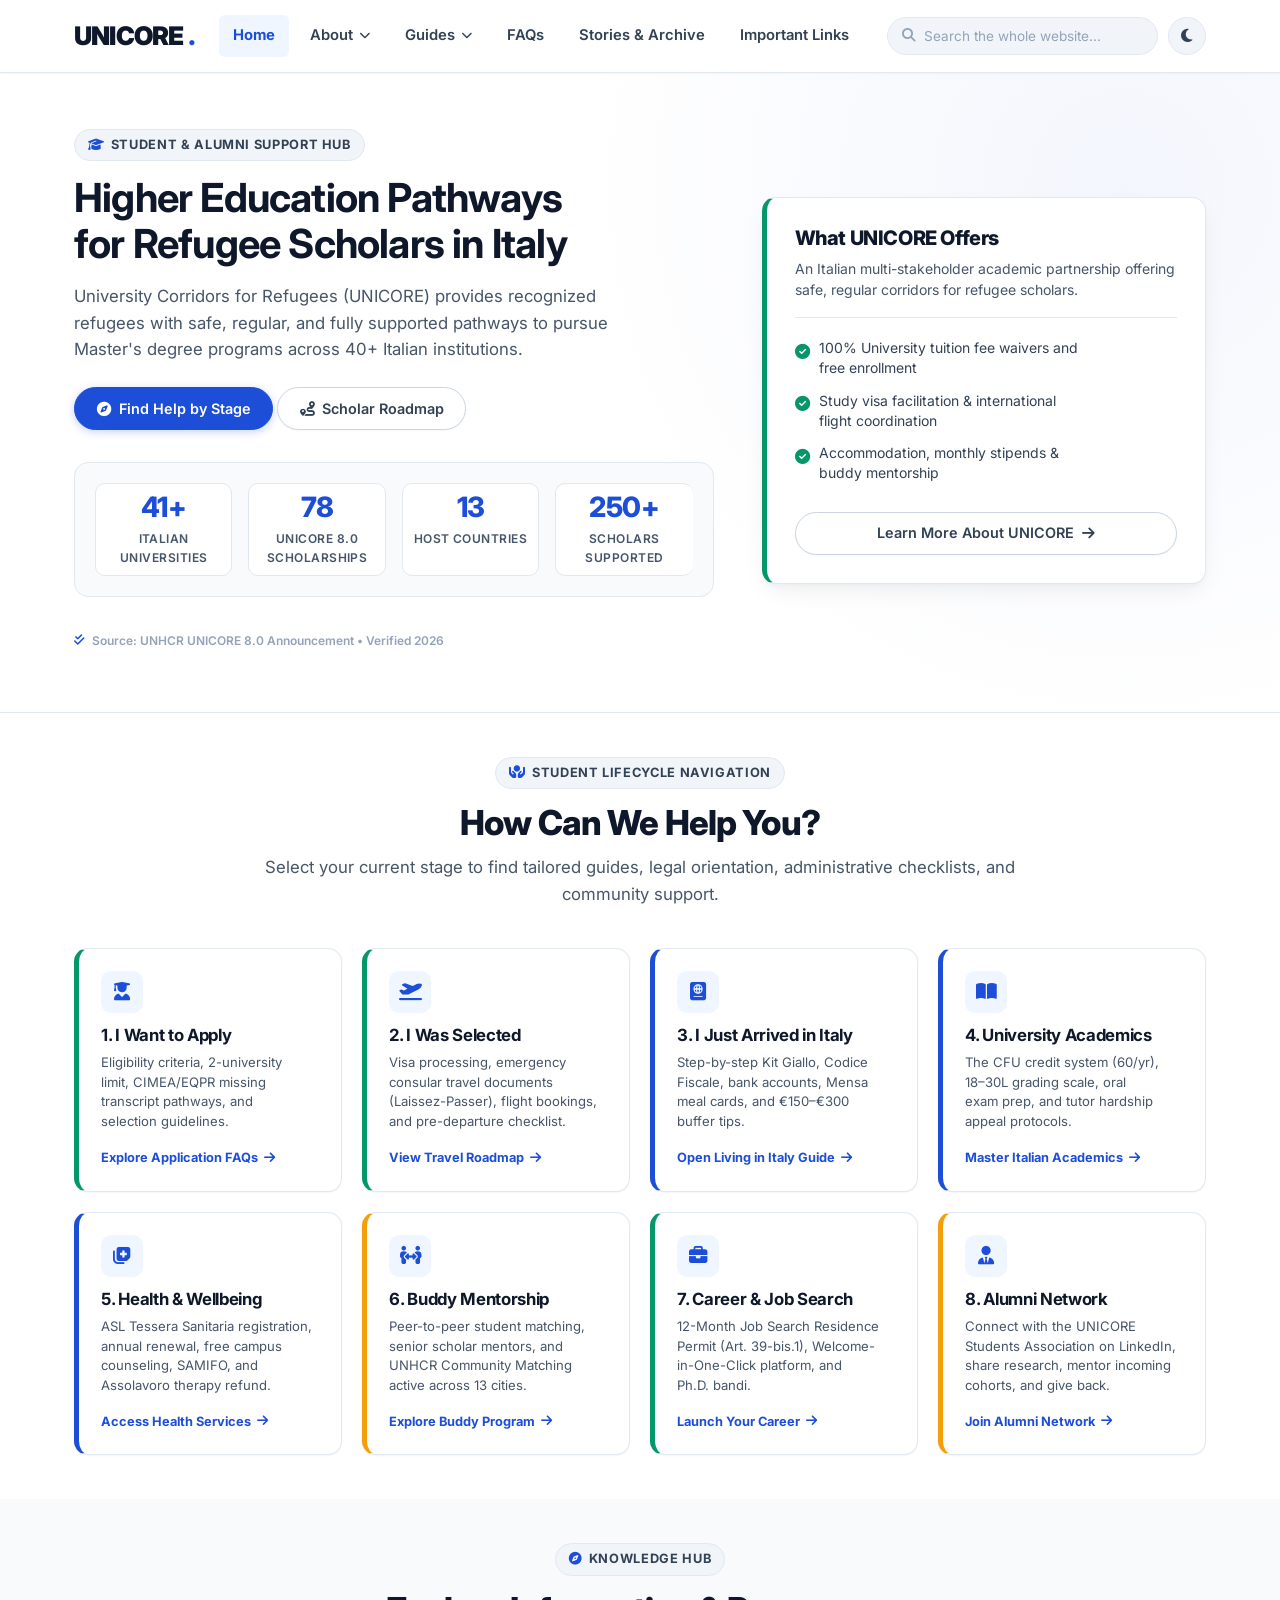
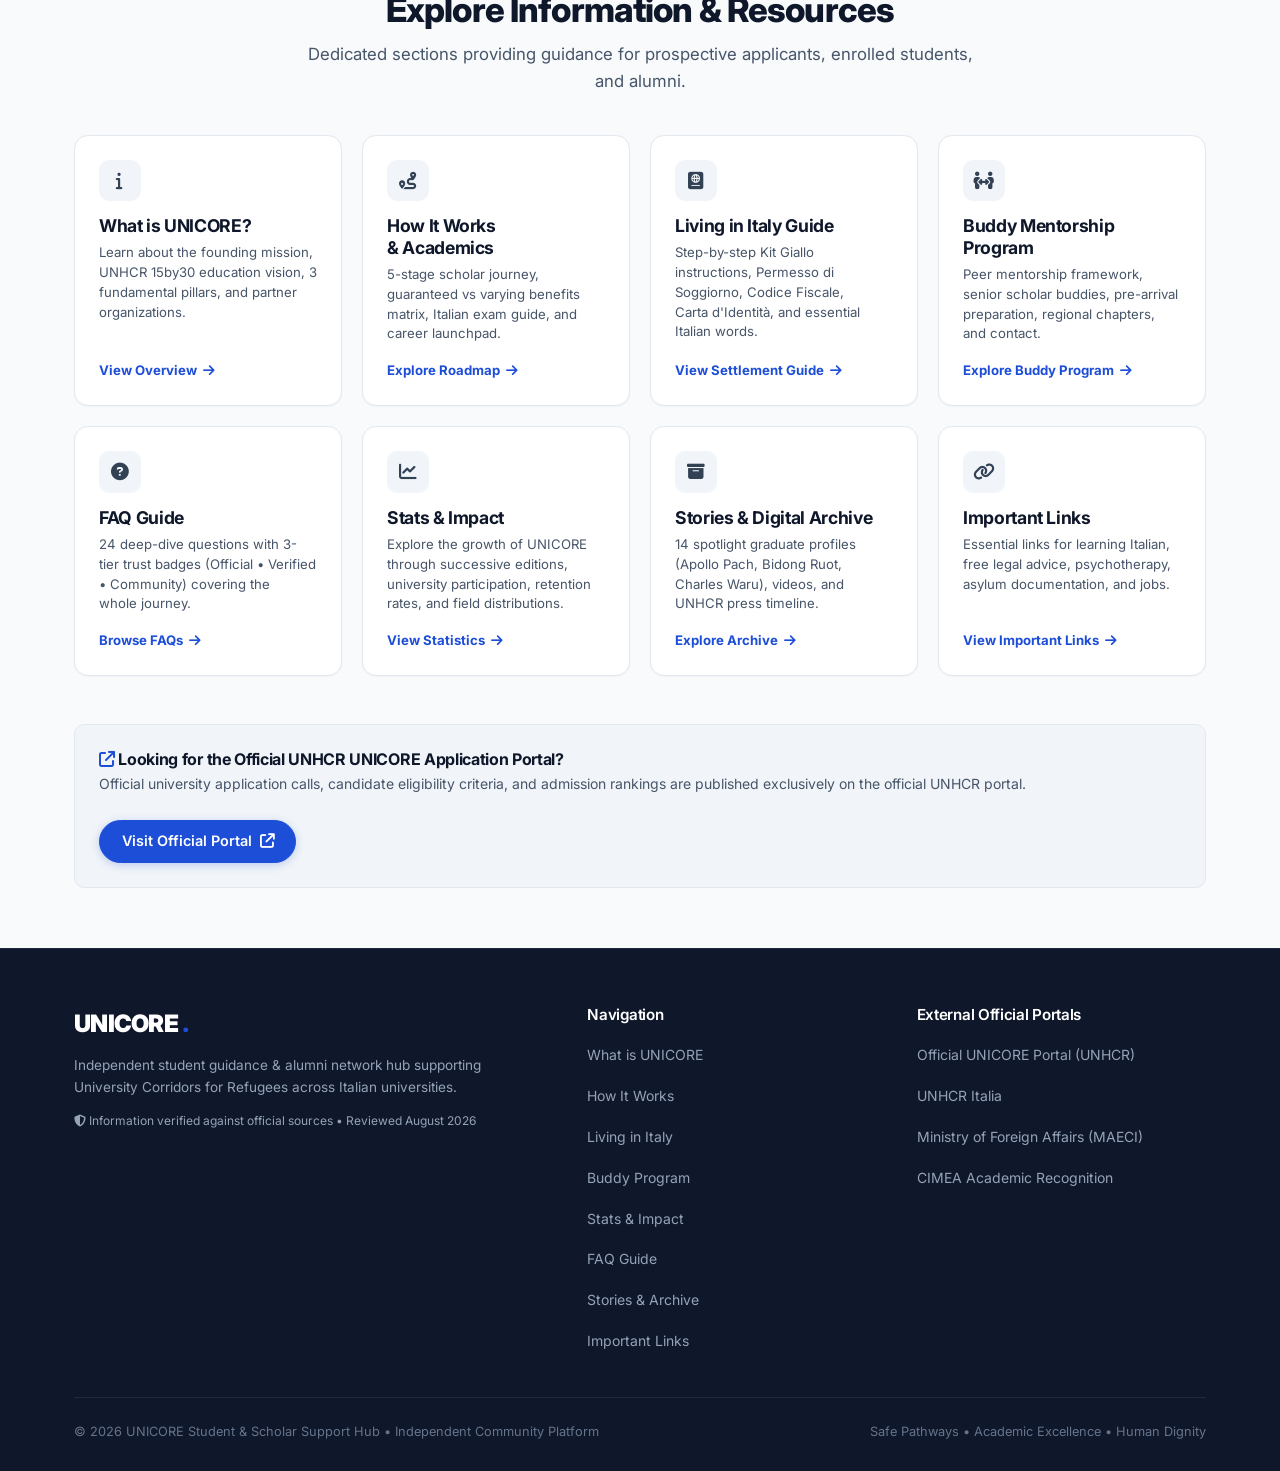
<file: index.html>
<!DOCTYPE html>
<html lang="en">
<head>
  <meta charset="UTF-8">
  <meta name="viewport" content="width=device-width, initial-scale=1.0">
  <title>UNICORE | University Corridors for Refugees Student & Alumni Support Hub</title>
  
  <!-- Fonts & Icons -->
  <link rel="preconnect" href="https://fonts.googleapis.com">
  <link rel="preconnect" href="https://fonts.gstatic.com" crossorigin>
  <link href="https://fonts.googleapis.com/css2?family=Inter:wght@400;500;600;700;800;900&display=swap" rel="stylesheet">
  <link rel="stylesheet" href="https://cdnjs.cloudflare.com/ajax/libs/font-awesome/6.5.1/css/all.min.css">
  
  <!-- Stylesheet -->
  <link rel="stylesheet" href="css/styles.css">
</head>
<body>

  <!-- Navbar -->
  <header class="navbar">
    <div class="container">
      <a href="index.html" class="brand" aria-label="UNICORE">
        UNICORE<span class="brand-dot">.</span>
      </a>

      <nav class="nav-menu" id="navMenu" aria-label="Primary Navigation">
        <a href="index.html" class="nav-link active">Home</a>
        
        <!-- About Dropdown -->
        <div class="nav-item nav-dropdown">
          <a href="about.html" class="nav-link dropdown-trigger">
            About <i class="fa-solid fa-chevron-down" style="font-size: 0.7rem;"></i>
          </a>
          <div class="dropdown-menu">
            <a href="about.html" class="dropdown-link"><i class="fa-solid fa-info-circle"></i> Overview & Mission</a>
            <a href="how-it-works.html" class="dropdown-link"><i class="fa-solid fa-route"></i> How It Works & Academics</a>
            <a href="progress-stats.html" class="dropdown-link"><i class="fa-solid fa-chart-simple"></i> Stats & Impact</a>
          </div>
        </div>

        <!-- Guides Dropdown -->
        <div class="nav-item nav-dropdown">
          <a href="living-in-italy.html" class="nav-link dropdown-trigger">
            Guides <i class="fa-solid fa-chevron-down" style="font-size: 0.7rem;"></i>
          </a>
          <div class="dropdown-menu">
            <a href="first-30-days.html" class="dropdown-link" style="color: var(--primary); font-weight: 700;"><i class="fa-solid fa-person-walking-luggage"></i> First 30 Days with Yohannes (New!)</a>
            <a href="living-in-italy.html" class="dropdown-link"><i class="fa-solid fa-passport"></i> Living in Italy & Documents</a>
            <a href="buddy-program.html" class="dropdown-link"><i class="fa-solid fa-people-arrows"></i> Buddy Mentorship Program</a>
          </div>
        </div>

        <a href="faq.html" class="nav-link">FAQs</a>
        <a href="stories-archive.html" class="nav-link">Stories & Archive</a>
        <a href="important-links.html" class="nav-link">Important Links</a>
      </nav>

      <div class="nav-actions">
        <div class="nav-search-wrapper" id="navSearchWrapper">
          <button type="button" class="mobile-search-toggle-btn" id="mobileSearchToggle" aria-label="Open search">
            <i class="fa-solid fa-magnifying-glass"></i>
          </button>
          <div class="nav-search-box">
            <i class="fa-solid fa-magnifying-glass nav-search-icon"></i>
            <input type="text" id="siteSearchInput" class="nav-search-input" placeholder="Search the whole website..." autocomplete="off" aria-label="Search the whole website">
            <button type="button" id="clearSearchBtn" class="search-clear-btn" aria-label="Clear search" style="display: none;">
              <i class="fa-solid fa-xmark"></i>
            </button>
          </div>
          <div class="search-dropdown-panel" id="siteSearchResults" style="display: none;"></div>
        </div>

        <button class="theme-toggle-btn" aria-label="Switch between light and dark mode">
          <i class="fa-solid fa-moon"></i>
        </button>

        <button class="nav-toggle" id="navToggle" aria-label="Toggle navigation menu" aria-expanded="false">
          <i class="fa-solid fa-bars"></i>
        </button>
      </div>
    </div>
  </header>

  <!-- Hero Section -->
  <section class="hero-section">
    <div class="container hero-layout">
      
      <!-- Hero Left: Mission & Action -->
      <div class="hero-content">
        <span class="section-badge"><i class="fa-solid fa-graduation-cap"></i> Student & Alumni Support Hub</span>
        <h1>Higher Education Pathways for Refugee Scholars in Italy</h1>
        <p class="hero-subtitle">
          University Corridors for Refugees (UNICORE) provides recognized refugees with safe, regular, and fully supported pathways to pursue Master's degree programs across 40+ Italian institutions.
        </p>

        <div class="hero-actions">
          <a href="#how-we-help" class="btn btn-primary">
            <i class="fa-solid fa-compass"></i> Find Help by Stage
          </a>
          <a href="how-it-works.html" class="btn btn-outline">
            <i class="fa-solid fa-route"></i> Scholar Roadmap
          </a>
        </div>

        <!-- Quick Stats Strip (Pre-Filled Standard Numbers with Verified Source) -->
        <div class="quick-stats-grid">
          <div class="quick-stat-item">
            <span class="stat-num counter-val" data-target="41" data-suffix="+">41+</span>
            <span class="stat-label">Italian Universities</span>
          </div>
          <div class="quick-stat-item">
            <span class="stat-num counter-val" data-target="78">78</span>
            <span class="stat-label">UNICORE 8.0 Scholarships</span>
          </div>
          <div class="quick-stat-item">
            <span class="stat-num counter-val" data-target="13">13</span>
            <span class="stat-label">Host Countries</span>
          </div>
          <div class="quick-stat-item">
            <span class="stat-num counter-val" data-target="250" data-suffix="+">250+</span>
            <span class="stat-label">Scholars Supported</span>
          </div>
        </div>
        <div class="stat-source-note">
          <i class="fa-solid fa-check-double" style="color: var(--primary);"></i> 
          <span>Source: UNHCR UNICORE 8.0 Announcement &bull; Verified 2026</span>
        </div>
      </div>

      <!-- Hero Right: Quick Orientation Card -->
      <div class="hero-card ribbon-official">
        <div class="hero-card-header">
          <h3>What UNICORE Offers</h3>
          <p>
            An Italian multi-stakeholder academic partnership offering safe, regular corridors for refugee scholars.
          </p>
        </div>
        <div class="hero-card-body">
          <ul class="hero-feature-list">
            <li><i class="fa-solid fa-circle-check" style="color: #059669;"></i> 100% University tuition fee waivers and free enrollment</li>
            <li><i class="fa-solid fa-circle-check" style="color: #059669;"></i> Study visa facilitation & international flight coordination</li>
            <li><i class="fa-solid fa-circle-check" style="color: #059669;"></i> Accommodation, monthly stipends & buddy mentorship</li>
          </ul>
          <a href="about.html" class="btn btn-outline btn-sm" style="width: 100%; margin-top: 0.5rem;">
            Learn More About UNICORE <i class="fa-solid fa-arrow-right"></i>
          </a>
        </div>
      </div>

    </div>
  </section>

  <!-- NEW: "How Can We Help You?" Interactive 8-Stage Matrix -->
  <section class="section bg-white" id="how-we-help">
    <div class="container">
      <div class="section-header">
        <span class="section-badge"><i class="fa-solid fa-hands-holding-circle"></i> Student Lifecycle Navigation</span>
        <h2>How Can We Help You?</h2>
        <p>
          Select your current stage to find tailored guides, legal orientation, administrative checklists, and community support.
        </p>
      </div>

            <div class="help-stage-grid">
        
        <!-- Stage 1 -->
        <a href="faq.html#pre-arrival" class="help-stage-card ribbon-official">
          <div class="help-stage-icon"><i class="fa-solid fa-user-graduate"></i></div>
          <h3>1. I Want to Apply</h3>
          <p>Eligibility criteria, 2-university limit, CIMEA/EQPR missing transcript pathways, and selection guidelines.</p>
          <span class="help-stage-link">Explore Application FAQs <i class="fa-solid fa-arrow-right"></i></span>
        </a>

        <!-- Stage 2 -->
        <a href="how-it-works.html#journey" class="help-stage-card ribbon-official">
          <div class="help-stage-icon"><i class="fa-solid fa-plane-departure"></i></div>
          <h3>2. I Was Selected</h3>
          <p>Visa processing, emergency consular travel documents (Laissez-Passer), flight bookings, and pre-departure checklist.</p>
          <span class="help-stage-link">View Travel Roadmap <i class="fa-solid fa-arrow-right"></i></span>
        </a>

        <!-- Stage 3 -->
        <a href="living-in-italy.html" class="help-stage-card ribbon-verified">
          <div class="help-stage-icon"><i class="fa-solid fa-passport"></i></div>
          <h3>3. I Just Arrived in Italy</h3>
          <p>Step-by-step Kit Giallo, Codice Fiscale, bank accounts, Mensa meal cards, and €150–€300 buffer tips.</p>
          <span class="help-stage-link">Open Living in Italy Guide <i class="fa-solid fa-arrow-right"></i></span>
        </a>

        <!-- Stage 4 -->
        <a href="how-it-works.html#academics" class="help-stage-card ribbon-verified">
          <div class="help-stage-icon"><i class="fa-solid fa-book-open"></i></div>
          <h3>4. University Academics</h3>
          <p>The CFU credit system (60/yr), 18–30L grading scale, oral exam prep, and tutor hardship appeal protocols.</p>
          <span class="help-stage-link">Master Italian Academics <i class="fa-solid fa-arrow-right"></i></span>
        </a>

        <!-- Stage 5 -->
        <a href="important-links.html#health" class="help-stage-card ribbon-verified">
          <div class="help-stage-icon"><i class="fa-solid fa-notes-medical"></i></div>
          <h3>5. Health & Wellbeing</h3>
          <p>ASL Tessera Sanitaria registration, annual renewal, free campus counseling, SAMIFO, and Assolavoro therapy refund.</p>
          <span class="help-stage-link">Access Health Services <i class="fa-solid fa-arrow-right"></i></span>
        </a>

        <!-- Stage 6 -->
        <a href="buddy-program.html" class="help-stage-card ribbon-community">
          <div class="help-stage-icon"><i class="fa-solid fa-people-arrows"></i></div>
          <h3>6. Buddy Mentorship</h3>
          <p>Peer-to-peer student matching, senior scholar mentors, and UNHCR Community Matching active across 13 cities.</p>
          <span class="help-stage-link">Explore Buddy Program <i class="fa-solid fa-arrow-right"></i></span>
        </a>

        <!-- Stage 7 -->
        <a href="how-it-works.html#career" class="help-stage-card ribbon-official">
          <div class="help-stage-icon"><i class="fa-solid fa-briefcase"></i></div>
          <h3>7. Career & Job Search</h3>
          <p>12-Month Job Search Residence Permit (Art. 39-bis.1), Welcome-in-One-Click platform, and Ph.D. bandi.</p>
          <span class="help-stage-link">Launch Your Career <i class="fa-solid fa-arrow-right"></i></span>
        </a>

        <!-- Stage 8 -->
        <a href="stories-archive.html" class="help-stage-card ribbon-community">
          <div class="help-stage-icon"><i class="fa-solid fa-user-tie"></i></div>
          <h3>8. Alumni Network</h3>
          <p>Connect with the UNICORE Students Association on LinkedIn, share research, mentor incoming cohorts, and give back.</p>
          <span class="help-stage-link">Join Alumni Network <i class="fa-solid fa-arrow-right"></i></span>
        </a>
      </div>
    </div>
  </section>

  <!-- Portal Sections Gateway Grid -->
  <section class="section bg-light">
    <div class="container">
      <div class="section-header">
        <span class="section-badge"><i class="fa-solid fa-compass"></i> Knowledge Hub</span>
        <h2>Explore Information & Resources</h2>
        <p>
          Dedicated sections providing guidance for prospective applicants, enrolled students, and alumni.
        </p>
      </div>

      <div class="portal-grid">
        
        <!-- Gateway Card 1 -->
        <div class="portal-card">
          <div class="portal-card-icon"><i class="fa-solid fa-info"></i></div>
          <h3>What is UNICORE?</h3>
          <p>
            Learn about the founding mission, UNHCR 15by30 education vision, 3 fundamental pillars, and partner organizations.
          </p>
          <a href="about.html" class="portal-card-link">View Overview <i class="fa-solid fa-arrow-right"></i></a>
        </div>

        <!-- Gateway Card 2 -->
        <div class="portal-card">
          <div class="portal-card-icon"><i class="fa-solid fa-route"></i></div>
          <h3>How It Works & Academics</h3>
          <p>
            5-stage scholar journey, guaranteed vs varying benefits matrix, Italian exam guide, and career launchpad.
          </p>
          <a href="how-it-works.html" class="portal-card-link">Explore Roadmap <i class="fa-solid fa-arrow-right"></i></a>
        </div>

        <!-- Gateway Card 3 -->
        <div class="portal-card">
          <div class="portal-card-icon"><i class="fa-solid fa-passport"></i></div>
          <h3>Living in Italy Guide</h3>
          <p>
            Step-by-step Kit Giallo instructions, Permesso di Soggiorno, Codice Fiscale, Carta d'Identità, and essential Italian words.
          </p>
          <a href="living-in-italy.html" class="portal-card-link">View Settlement Guide <i class="fa-solid fa-arrow-right"></i></a>
        </div>

        <!-- Gateway Card 4 -->
        <div class="portal-card">
          <div class="portal-card-icon"><i class="fa-solid fa-people-arrows"></i></div>
          <h3>Buddy Mentorship Program</h3>
          <p>
            Peer mentorship framework, senior scholar buddies, pre-arrival preparation, regional chapters, and contact.
          </p>
          <a href="buddy-program.html" class="portal-card-link">Explore Buddy Program <i class="fa-solid fa-arrow-right"></i></a>
        </div>

        <!-- Gateway Card 5 -->
        <div class="portal-card">
          <div class="portal-card-icon"><i class="fa-solid fa-circle-question"></i></div>
          <h3>FAQ Guide</h3>
          <p>
            24 deep-dive questions with 3-tier trust badges (Official &bull; Verified &bull; Community) covering the whole journey.
          </p>
          <a href="faq.html" class="portal-card-link">Browse FAQs <i class="fa-solid fa-arrow-right"></i></a>
        </div>

        <!-- Gateway Card 6 -->
        <div class="portal-card">
          <div class="portal-card-icon"><i class="fa-solid fa-chart-line"></i></div>
          <h3>Stats & Impact</h3>
          <p>
            Explore the growth of UNICORE through successive editions, university participation, retention rates, and field distributions.
          </p>
          <a href="progress-stats.html" class="portal-card-link">View Statistics <i class="fa-solid fa-arrow-right"></i></a>
        </div>

        <!-- Gateway Card 7 -->
        <div class="portal-card">
          <div class="portal-card-icon"><i class="fa-solid fa-box-archive"></i></div>
          <h3>Stories & Digital Archive</h3>
          <p>
            14 spotlight graduate profiles (Apollo Pach, Bidong Ruot, Charles Waru), videos, and UNHCR press timeline.
          </p>
          <a href="stories-archive.html" class="portal-card-link">Explore Archive <i class="fa-solid fa-arrow-right"></i></a>
        </div>

        <!-- Gateway Card 8 -->
        <div class="portal-card">
          <div class="portal-card-icon"><i class="fa-solid fa-link"></i></div>
          <h3>Important Links</h3>
          <p>
            Essential links for learning Italian, free legal advice, psychotherapy, asylum documentation, and jobs.
          </p>
          <a href="important-links.html" class="portal-card-link">View Important Links <i class="fa-solid fa-arrow-right"></i></a>
        </div>

      </div>

      <!-- Official Reference Callout -->
      <div class="official-reference-box">
        <div class="official-reference-text">
          <h4><i class="fa-solid fa-arrow-up-right-from-square" style="color: var(--primary);"></i> Looking for the Official UNHCR UNICORE Application Portal?</h4>
          <p>Official university application calls, candidate eligibility criteria, and admission rankings are published exclusively on the official UNHCR portal.</p>
        </div>
        <a href="https://universitycorridors.unhcr.it/" target="_blank" rel="noopener noreferrer" class="btn btn-primary btn-sm">
          Visit Official Portal <i class="fa-solid fa-external-link"></i>
        </a>
      </div>

    </div>
  </section>

  <!-- Footer -->
  <footer class="footer">
    <div class="container">
      <div class="footer-grid">
        <div class="footer-brand">
          <div class="brand">UNICORE<span class="brand-dot">.</span></div>
          <p>
            Independent student guidance & alumni network hub supporting University Corridors for Refugees across Italian universities.
          </p>
          <div style="margin-top: 0.75rem; font-size: 0.75rem; color: var(--slate-400);">
            <i class="fa-solid fa-shield-halved"></i> Information verified against official sources &bull; Reviewed August 2026
          </div>
        </div>

        <div class="footer-col">
          <h4>Navigation</h4>
          <ul class="footer-links">
            <li><a href="about.html">What is UNICORE</a></li>
            <li><a href="how-it-works.html">How It Works</a></li>
            <li><a href="living-in-italy.html">Living in Italy</a></li>
            <li><a href="buddy-program.html">Buddy Program</a></li>
            <li><a href="progress-stats.html">Stats & Impact</a></li>
            <li><a href="faq.html">FAQ Guide</a></li>
            <li><a href="stories-archive.html">Stories & Archive</a></li>
            <li><a href="important-links.html">Important Links</a></li>
          </ul>
        </div>

        <div class="footer-col">
          <h4>External Official Portals</h4>
          <ul class="footer-links">
            <li><a href="https://universitycorridors.unhcr.it/" target="_blank" rel="noopener noreferrer">Official UNICORE Portal (UNHCR)</a></li>
            <li><a href="https://www.unhcr.it/" target="_blank" rel="noopener noreferrer">UNHCR Italia</a></li>
            <li><a href="https://www.esteri.it/" target="_blank" rel="noopener noreferrer">Ministry of Foreign Affairs (MAECI)</a></li>
            <li><a href="https://www.cimea.it/" target="_blank" rel="noopener noreferrer">CIMEA Academic Recognition</a></li>
          </ul>
        </div>
      </div>

      <div class="footer-bottom">
        <div>&copy; 2026 UNICORE Student & Scholar Support Hub &bull; Independent Community Platform</div>
        <div>Safe Pathways &bull; Academic Excellence &bull; Human Dignity</div>
      </div>
    </div>
  </footer>

  <script src="js/app.js"></script>
</body>
</html>
</file>
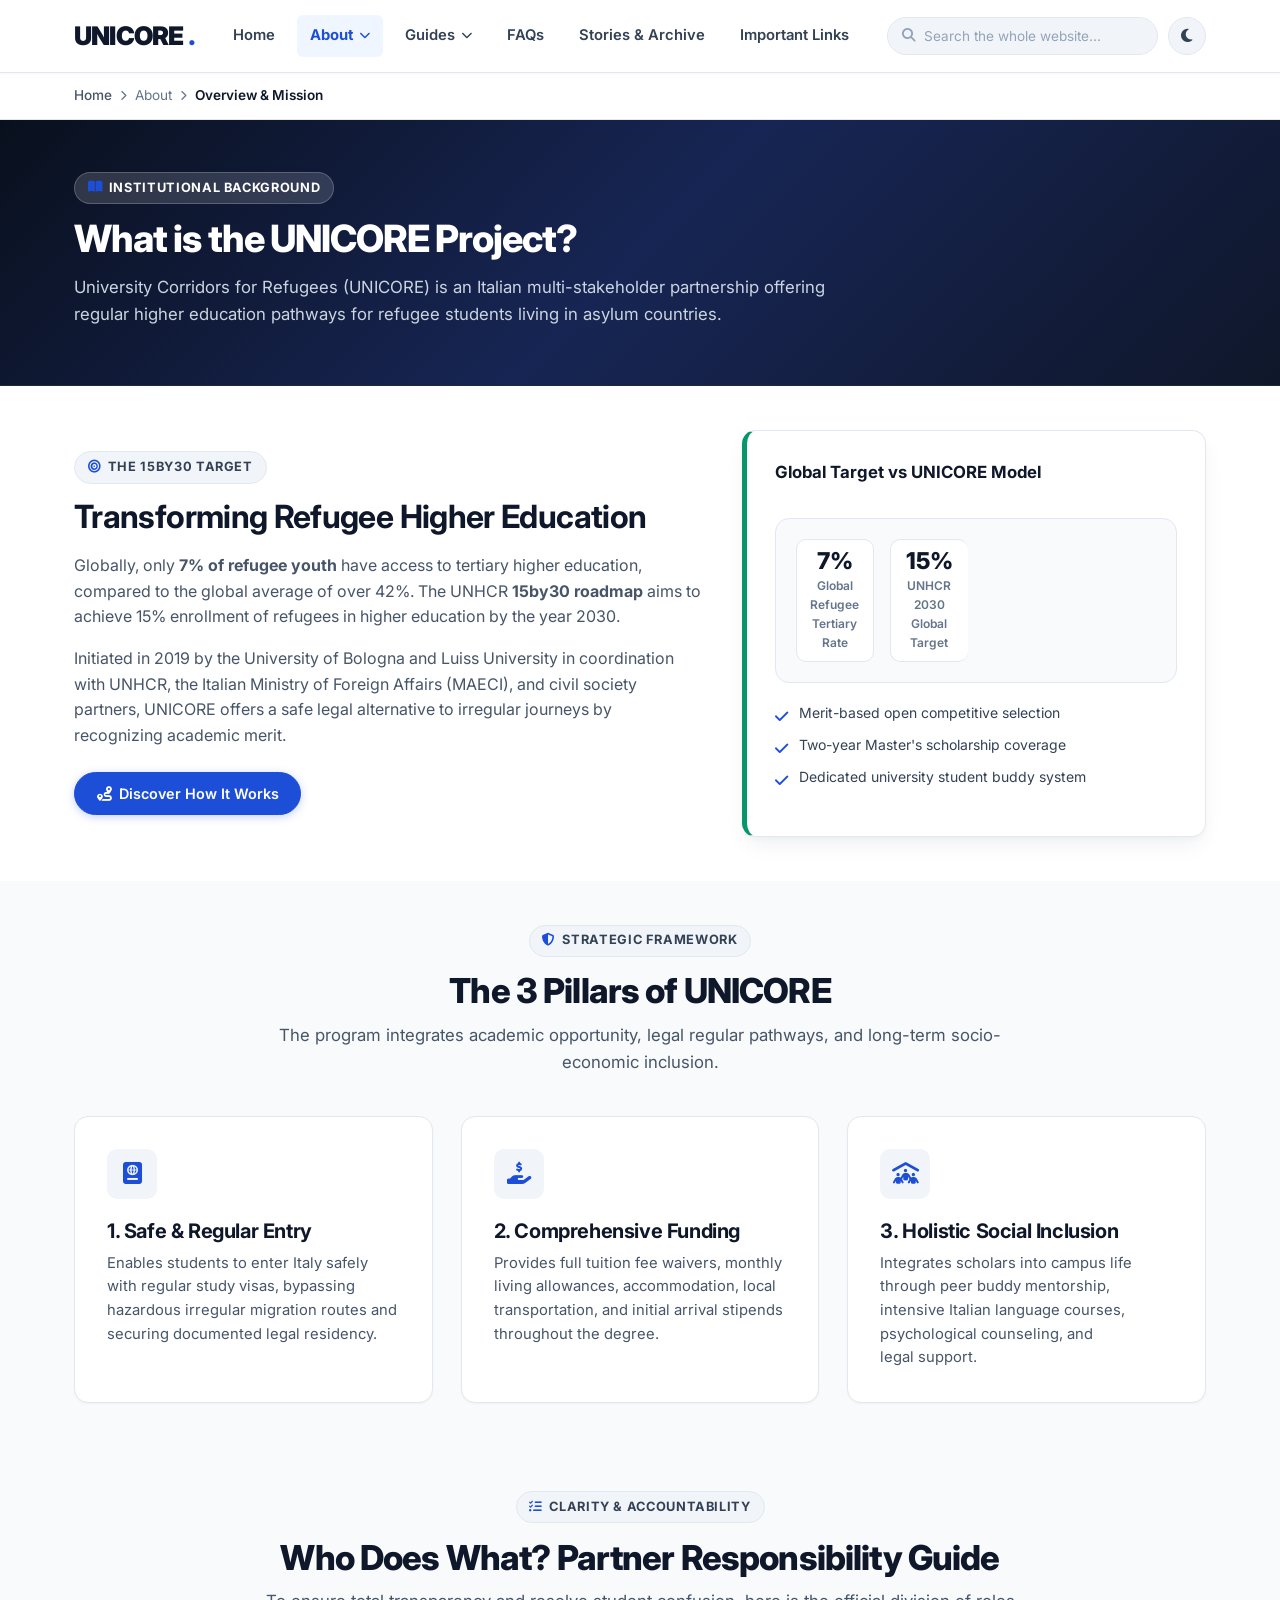
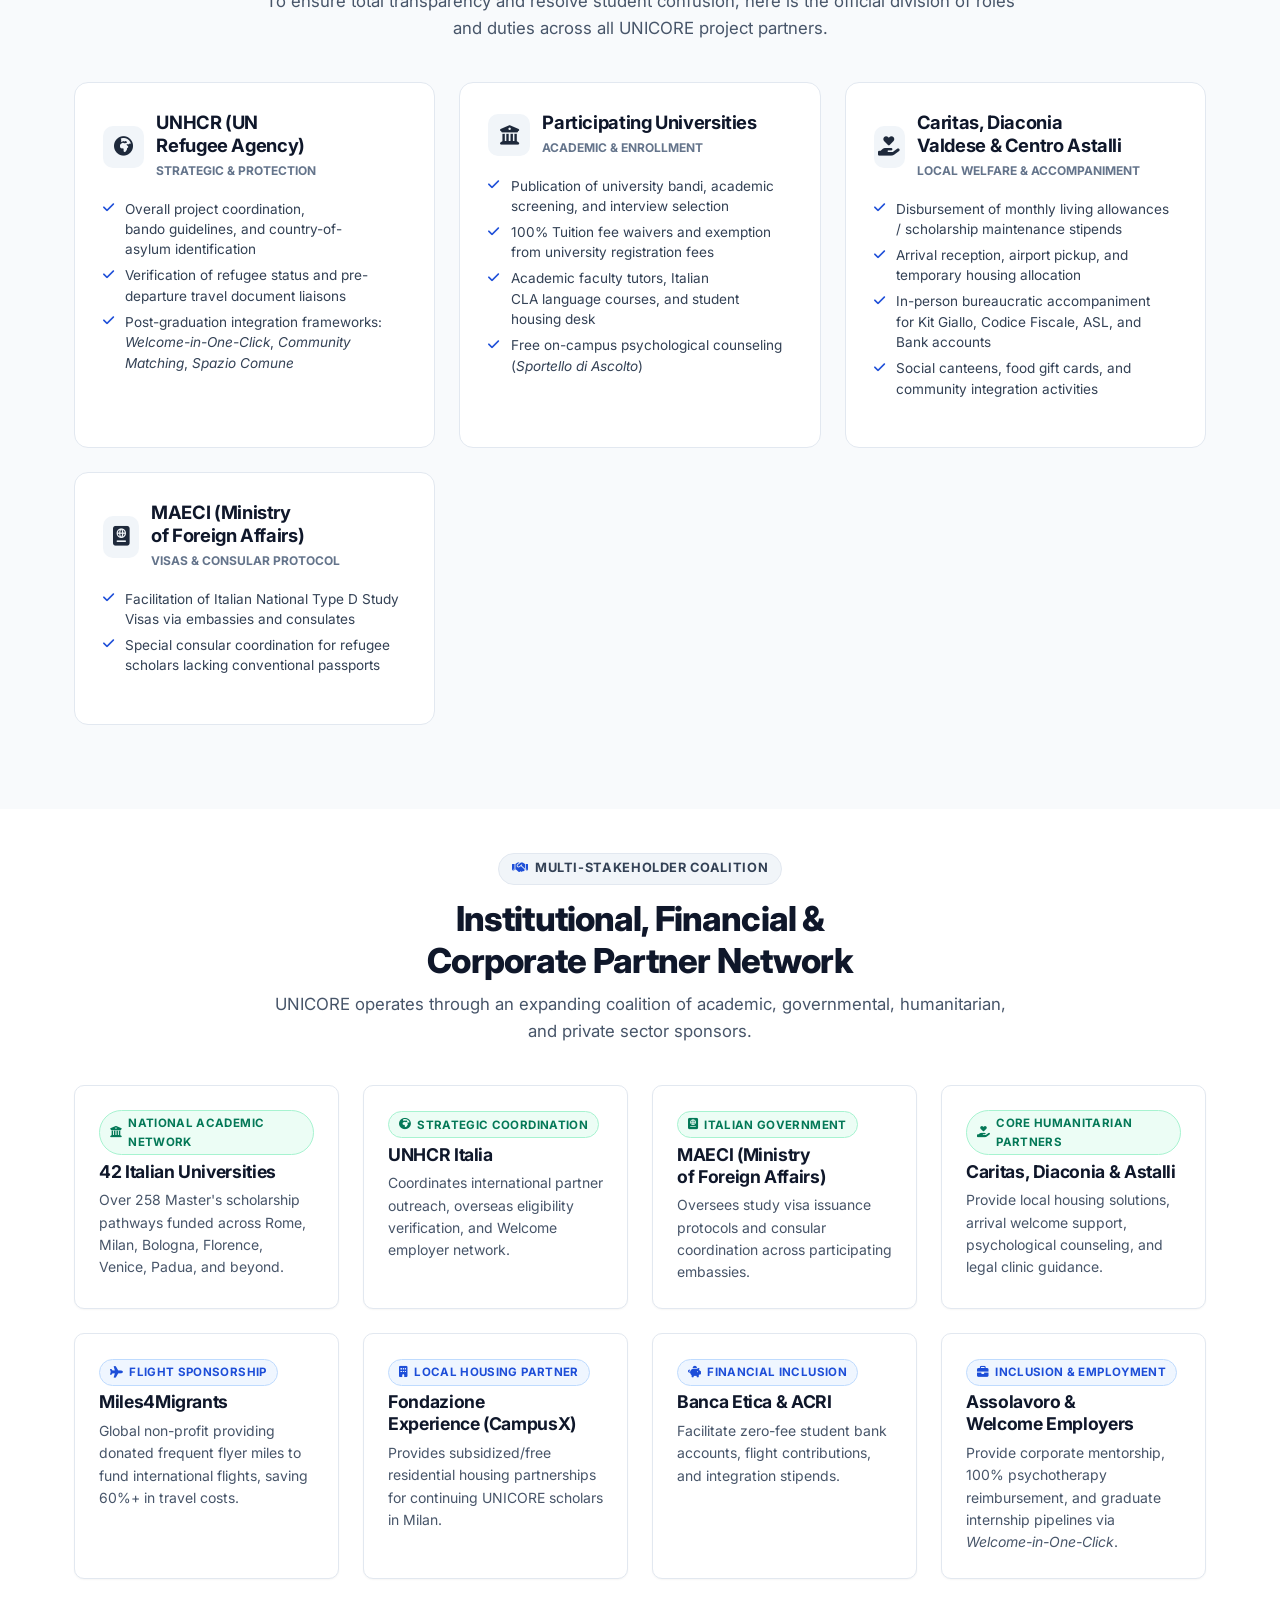
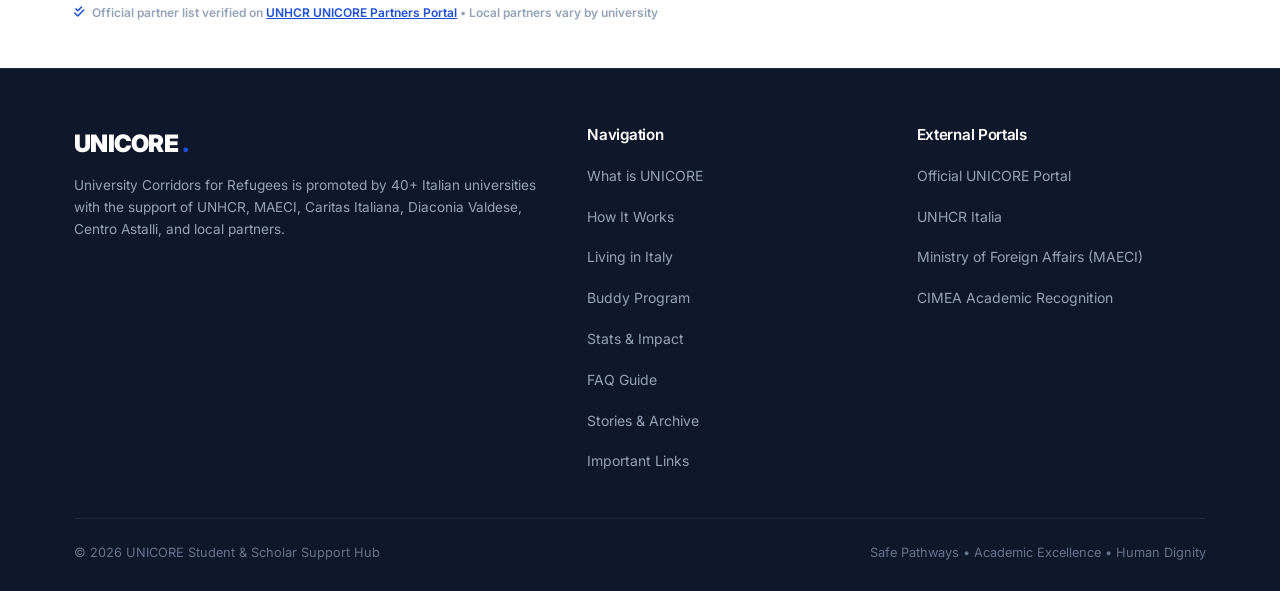
<file: about.html>
<!DOCTYPE html>
<html lang="en">
<head>
  <meta charset="UTF-8">
  <meta name="viewport" content="width=device-width, initial-scale=1.0">
  <title>What is UNICORE? | Mission, Pillars & Partner Matrix</title>
  
  <!-- Fonts & Icons -->
  <link rel="preconnect" href="https://fonts.googleapis.com">
  <link rel="preconnect" href="https://fonts.gstatic.com" crossorigin>
  <link href="https://fonts.googleapis.com/css2?family=Inter:wght@400;500;600;700;800;900&display=swap" rel="stylesheet">
  <link rel="stylesheet" href="https://cdnjs.cloudflare.com/ajax/libs/font-awesome/6.5.1/css/all.min.css">
  
  <link rel="stylesheet" href="css/styles.css">
</head>
<body>

  <!-- Navbar -->
  <header class="navbar">
    <div class="container">
      <a href="index.html" class="brand" aria-label="UNICORE">
        UNICORE<span class="brand-dot">.</span>
      </a>

      <nav class="nav-menu" id="navMenu" aria-label="Primary Navigation">
        <a href="index.html" class="nav-link">Home</a>
        
        <!-- About Dropdown -->
        <div class="nav-item nav-dropdown">
          <a href="about.html" class="nav-link dropdown-trigger active">
            About <i class="fa-solid fa-chevron-down" style="font-size: 0.7rem;"></i>
          </a>
          <div class="dropdown-menu">
            <a href="about.html" class="dropdown-link active"><i class="fa-solid fa-info-circle"></i> Overview & Mission</a>
            <a href="how-it-works.html" class="dropdown-link"><i class="fa-solid fa-route"></i> How It Works & Academics</a>
            <a href="progress-stats.html" class="dropdown-link"><i class="fa-solid fa-chart-simple"></i> Stats & Impact</a>
          </div>
        </div>

        <!-- Guides Dropdown -->
        <div class="nav-item nav-dropdown">
          <a href="living-in-italy.html" class="nav-link dropdown-trigger">
            Guides <i class="fa-solid fa-chevron-down" style="font-size: 0.7rem;"></i>
          </a>
          <div class="dropdown-menu">
            <a href="first-30-days.html" class="dropdown-link" style="color: var(--primary); font-weight: 700;"><i class="fa-solid fa-person-walking-luggage"></i> First 30 Days with Yohannes (New!)</a>
            <a href="living-in-italy.html" class="dropdown-link"><i class="fa-solid fa-passport"></i> Living in Italy & Documents</a>
            <a href="buddy-program.html" class="dropdown-link"><i class="fa-solid fa-people-arrows"></i> Buddy Mentorship Program</a>
          </div>
        </div>

        <a href="faq.html" class="nav-link">FAQs</a>
        <a href="stories-archive.html" class="nav-link">Stories & Archive</a>
        <a href="important-links.html" class="nav-link">Important Links</a>
      </nav>

            <div class="nav-actions">
        <div class="nav-search-wrapper" id="navSearchWrapper">
          <button type="button" class="mobile-search-toggle-btn" id="mobileSearchToggle" aria-label="Open search">
            <i class="fa-solid fa-magnifying-glass"></i>
          </button>
          <div class="nav-search-box">
            <i class="fa-solid fa-magnifying-glass nav-search-icon"></i>
            <input type="text" id="siteSearchInput" class="nav-search-input" placeholder="Search the whole website..." autocomplete="off" aria-label="Search the whole website">
            <button type="button" id="clearSearchBtn" class="search-clear-btn" aria-label="Clear search" style="display: none;">
              <i class="fa-solid fa-xmark"></i>
            </button>
          </div>
          <div class="search-dropdown-panel" id="siteSearchResults" style="display: none;"></div>
        </div>
<button class="theme-toggle-btn" aria-label="Switch between light and dark mode">
          <i class="fa-solid fa-moon"></i>
        </button>

        <button class="nav-toggle" id="navToggle" aria-label="Toggle navigation menu" aria-expanded="false">
          <i class="fa-solid fa-bars"></i>
        </button>
      </div>
    </div>
  </header>

  <!-- Breadcrumbs -->
  <div class="breadcrumbs-bar">
    <div class="container">
      <div class="breadcrumbs">
        <a href="index.html">Home</a>
        <i class="fa-solid fa-chevron-right" style="font-size: 0.65rem;"></i>
        <span>About</span>
        <i class="fa-solid fa-chevron-right" style="font-size: 0.65rem;"></i>
        <span class="current">Overview & Mission</span>
      </div>
    </div>
  </div>

  <!-- Page Hero -->
  <section class="page-hero">
    <div class="container">
      <div class="page-hero-content">
        <span class="section-badge" style="background: rgba(255,255,255,0.15); color: #fff; border-color: rgba(255,255,255,0.2);">
          <i class="fa-solid fa-book-open"></i> Institutional Background
        </span>
        <h1>What is the UNICORE Project?</h1>
        <p>
          University Corridors for Refugees (UNICORE) is an Italian multi-stakeholder partnership offering regular higher education pathways for refugee students living in asylum countries.
        </p>
      </div>
    </div>
  </section>

  <!-- Section 1: Origin & UNHCR 15by30 -->
  <section class="section bg-white">
    <div class="container">
      <div class="hero-grid">
        <div>
          <span class="section-badge"><i class="fa-solid fa-bullseye"></i> The 15by30 Target</span>
          <h2 style="font-size: 2rem; margin-bottom: 1rem;">Transforming Refugee Higher Education</h2>
          <p style="font-size: 1rem; color: var(--slate-600); margin-bottom: 1rem;">
            Globally, only <strong>7% of refugee youth</strong> have access to tertiary higher education, compared to the global average of over 42%. The UNHCR <strong>15by30 roadmap</strong> aims to achieve 15% enrollment of refugees in higher education by the year 2030.
          </p>
          <p style="font-size: 1rem; color: var(--slate-600); margin-bottom: 1.5rem;">
            Initiated in 2019 by the University of Bologna and Luiss University in coordination with UNHCR, the Italian Ministry of Foreign Affairs (MAECI), and civil society partners, UNICORE offers a safe legal alternative to irregular journeys by recognizing academic merit.
          </p>
          <a href="how-it-works.html" class="btn btn-primary">
            <i class="fa-solid fa-route"></i> Discover How It Works
          </a>
        </div>

        <div class="hero-card">
          <div class="hero-card-title" style="margin-bottom: 1rem;">Global Target vs UNICORE Model</div>
          <div class="quick-stats-grid">
            <div class="quick-stat-item">
              <div class="quick-stat-number">7%</div>
              <div class="quick-stat-label">Global Refugee Tertiary Rate</div>
            </div>
            <div class="quick-stat-item">
              <div class="quick-stat-number">15%</div>
              <div class="quick-stat-label">UNHCR 2030 Global Target</div>
            </div>
          </div>
          <ul class="hero-feature-list">
            <li><i class="fa-solid fa-check"></i> Merit-based open competitive selection</li>
            <li><i class="fa-solid fa-check"></i> Two-year Master's scholarship coverage</li>
            <li><i class="fa-solid fa-check"></i> Dedicated university student buddy system</li>
          </ul>
        </div>
      </div>
    </div>
  </section>

  <!-- Section 2: The Three Core Pillars -->
  <section class="section bg-light">
    <div class="container">
      <div class="section-header">
        <span class="section-badge"><i class="fa-solid fa-shield-halved"></i> Strategic Framework</span>
        <h2>The 3 Pillars of UNICORE</h2>
        <p>
          The program integrates academic opportunity, legal regular pathways, and long-term socio-economic inclusion.
        </p>
      </div>

      <div class="pillars-grid">
        <div class="pillar-card">
          <div class="pillar-icon"><i class="fa-solid fa-passport"></i></div>
          <h3>1. Safe & Regular Entry</h3>
          <p>
            Enables students to enter Italy safely with regular study visas, bypassing hazardous irregular migration routes and securing documented legal residency.
          </p>
        </div>

        <div class="pillar-card">
          <div class="pillar-icon"><i class="fa-solid fa-hand-holding-dollar"></i></div>
          <h3>2. Comprehensive Funding</h3>
          <p>
            Provides full tuition fee waivers, monthly living allowances, accommodation, local transportation, and initial arrival stipends throughout the degree.
          </p>
        </div>

        <div class="pillar-card">
          <div class="pillar-icon"><i class="fa-solid fa-people-roof"></i></div>
          <h3>3. Holistic Social Inclusion</h3>
          <p>
            Integrates scholars into campus life through peer buddy mentorship, intensive Italian language courses, psychological counseling, and legal support.
          </p>
        </div>
      </div>
    </div>
  </section>

  <!-- Section 3: Partner Accountability & Responsibility Matrix ("Who Does What?") -->
  <section class="section bg-light" id="responsibilities">
    <div class="container">
      <div class="section-header">
        <span class="section-badge"><i class="fa-solid fa-list-check"></i> Clarity & Accountability</span>
        <h2>Who Does What? Partner Responsibility Guide</h2>
        <p>
          To ensure total transparency and resolve student confusion, here is the official division of roles and duties across all UNICORE project partners.
        </p>
      </div>

      <div class="survival-grid">
        <!-- UNHCR -->
        <div class="survival-card">
          <div class="survival-card-header">
            <div class="survival-card-icon"><i class="fa-solid fa-earth-africa"></i></div>
            <div>
              <h4 style="margin: 0; font-size: 1.15rem;">UNHCR (UN Refugee Agency)</h4>
              <span style="font-size: 0.75rem; color: var(--slate-500); font-weight: 700;">STRATEGIC & PROTECTION</span>
            </div>
          </div>
          <ul class="link-features-list">
            <li><i class="fa-solid fa-check"></i> Overall project coordination, bando guidelines, and country-of-asylum identification</li>
            <li><i class="fa-solid fa-check"></i> Verification of refugee status and pre-departure travel document liaisons</li>
            <li><i class="fa-solid fa-check"></i> Post-graduation integration frameworks: <em>Welcome-in-One-Click</em>, <em>Community Matching</em>, <em>Spazio Comune</em></li>
          </ul>
        </div>

        <!-- Universities -->
        <div class="survival-card">
          <div class="survival-card-header">
            <div class="survival-card-icon"><i class="fa-solid fa-building-columns"></i></div>
            <div>
              <h4 style="margin: 0; font-size: 1.15rem;">Participating Universities</h4>
              <span style="font-size: 0.75rem; color: var(--slate-500); font-weight: 700;">ACADEMIC & ENROLLMENT</span>
            </div>
          </div>
          <ul class="link-features-list">
            <li><i class="fa-solid fa-check"></i> Publication of university bandi, academic screening, and interview selection</li>
            <li><i class="fa-solid fa-check"></i> 100% Tuition fee waivers and exemption from university registration fees</li>
            <li><i class="fa-solid fa-check"></i> Academic faculty tutors, Italian CLA language courses, and student housing desk</li>
            <li><i class="fa-solid fa-check"></i> Free on-campus psychological counseling (<em>Sportello di Ascolto</em>)</li>
          </ul>
        </div>

        <!-- Humanitarian Partners -->
        <div class="survival-card">
          <div class="survival-card-header">
            <div class="survival-card-icon"><i class="fa-solid fa-hand-holding-heart"></i></div>
            <div>
              <h4 style="margin: 0; font-size: 1.15rem;">Caritas, Diaconia Valdese & Centro Astalli</h4>
              <span style="font-size: 0.75rem; color: var(--slate-500); font-weight: 700;">LOCAL WELFARE & ACCOMPANIMENT</span>
            </div>
          </div>
          <ul class="link-features-list">
            <li><i class="fa-solid fa-check"></i> Disbursement of monthly living allowances / scholarship maintenance stipends</li>
            <li><i class="fa-solid fa-check"></i> Arrival reception, airport pickup, and temporary housing allocation</li>
            <li><i class="fa-solid fa-check"></i> In-person bureaucratic accompaniment for Kit Giallo, Codice Fiscale, ASL, and Bank accounts</li>
            <li><i class="fa-solid fa-check"></i> Social canteens, food gift cards, and community integration activities</li>
          </ul>
        </div>

        <!-- MAECI & Consulates -->
        <div class="survival-card">
          <div class="survival-card-header">
            <div class="survival-card-icon"><i class="fa-solid fa-passport"></i></div>
            <div>
              <h4 style="margin: 0; font-size: 1.15rem;">MAECI (Ministry of Foreign Affairs)</h4>
              <span style="font-size: 0.75rem; color: var(--slate-500); font-weight: 700;">VISAS & CONSULAR PROTOCOL</span>
            </div>
          </div>
          <ul class="link-features-list">
            <li><i class="fa-solid fa-check"></i> Facilitation of Italian National Type D Study Visas via embassies and consulates</li>
            <li><i class="fa-solid fa-check"></i> Special consular coordination for refugee scholars lacking conventional passports</li>
          </ul>
        </div>
      </div>
    </div>
  </section>

  <!-- Section 4: Partners Matrix -->
  <section class="section bg-white">
    <div class="container">
      <div class="section-header">
        <span class="section-badge"><i class="fa-solid fa-handshake"></i> Multi-Stakeholder Coalition</span>
        <h2>Institutional, Financial & Corporate Partner Network</h2>
        <p>
          UNICORE operates through an expanding coalition of academic, governmental, humanitarian, and private sector sponsors.
        </p>
      </div>

            <div class="partners-matrix">
        <div class="partner-box">
          <div class="partner-badge trust-badge-official"><i class="fa-solid fa-building-columns"></i> National Academic Network</div>
          <h4>42 Italian Universities</h4>
          <p>Over 258 Master's scholarship pathways funded across Rome, Milan, Bologna, Florence, Venice, Padua, and beyond.</p>
        </div>

        <div class="partner-box">
          <div class="partner-badge trust-badge-official"><i class="fa-solid fa-earth-africa"></i> Strategic Coordination</div>
          <h4>UNHCR Italia</h4>
          <p>Coordinates international partner outreach, overseas eligibility verification, and Welcome employer network.</p>
        </div>

        <div class="partner-box">
          <div class="partner-badge trust-badge-official"><i class="fa-solid fa-passport"></i> Italian Government</div>
          <h4>MAECI (Ministry of Foreign Affairs)</h4>
          <p>Oversees study visa issuance protocols and consular coordination across participating embassies.</p>
        </div>

        <div class="partner-box">
          <div class="partner-badge trust-badge-official"><i class="fa-solid fa-hand-holding-heart"></i> Core Humanitarian Partners</div>
          <h4>Caritas, Diaconia & Astalli</h4>
          <p>Provide local housing solutions, arrival welcome support, psychological counseling, and legal clinic guidance.</p>
        </div>

        <div class="partner-box">
          <div class="partner-badge trust-badge-verified"><i class="fa-solid fa-plane"></i> Flight Sponsorship</div>
          <h4>Miles4Migrants</h4>
          <p>Global non-profit providing donated frequent flyer miles to fund international flights, saving 60%+ in travel costs.</p>
        </div>

        <div class="partner-box">
          <div class="partner-badge trust-badge-verified"><i class="fa-solid fa-building"></i> Local Housing Partner</div>
          <h4>Fondazione Experience (CampusX)</h4>
          <p>Provides subsidized/free residential housing partnerships for continuing UNICORE scholars in Milan.</p>
        </div>

        <div class="partner-box">
          <div class="partner-badge trust-badge-verified"><i class="fa-solid fa-piggy-bank"></i> Financial Inclusion</div>
          <h4>Banca Etica & ACRI</h4>
          <p>Facilitate zero-fee student bank accounts, flight contributions, and integration stipends.</p>
        </div>

        <div class="partner-box">
          <div class="partner-badge trust-badge-verified"><i class="fa-solid fa-briefcase"></i> Inclusion & Employment</div>
          <h4>Assolavoro & Welcome Employers</h4>
          <p>Provide corporate mentorship, 100% psychotherapy reimbursement, and graduate internship pipelines via <em>Welcome-in-One-Click</em>.</p>
        </div>
      </div>

      <div class="stat-source-note" style="margin-top: 1.5rem;">
        <i class="fa-solid fa-check-double" style="color: var(--primary);"></i>
        <span>Official partner list verified on <a href="https://universitycorridors.unhcr.it/partners/" target="_blank" rel="noopener noreferrer" style="color: var(--primary); text-decoration: underline;">UNHCR UNICORE Partners Portal</a> &bull; Local partners vary by university</span>
      </div>
    </div>
  </section>

  <!-- Footer -->
  <footer class="footer">
    <div class="container">
      <div class="footer-grid">
        <div class="footer-brand">
          <div class="brand">UNICORE<span class="brand-dot">.</span></div>
          <p>
            University Corridors for Refugees is promoted by 40+ Italian universities with the support of UNHCR, MAECI, Caritas Italiana, Diaconia Valdese, Centro Astalli, and local partners.
          </p>
        </div>

        <div class="footer-col">
          <h4>Navigation</h4>
          <ul class="footer-links">
            <li><a href="about.html">What is UNICORE</a></li>
            <li><a href="how-it-works.html">How It Works</a></li>
            <li><a href="living-in-italy.html">Living in Italy</a></li>
            <li><a href="buddy-program.html">Buddy Program</a></li>
            <li><a href="progress-stats.html">Stats & Impact</a></li>
            <li><a href="faq.html">FAQ Guide</a></li>
            <li><a href="stories-archive.html">Stories & Archive</a></li>
            <li><a href="important-links.html">Important Links</a></li>
          </ul>
        </div>

        <div class="footer-col">
          <h4>External Portals</h4>
          <ul class="footer-links">
            <li><a href="https://universitycorridors.unhcr.it/" target="_blank" rel="noopener noreferrer">Official UNICORE Portal</a></li>
            <li><a href="https://www.unhcr.it/" target="_blank" rel="noopener noreferrer">UNHCR Italia</a></li>
            <li><a href="https://www.esteri.it/" target="_blank" rel="noopener noreferrer">Ministry of Foreign Affairs (MAECI)</a></li>
            <li><a href="https://www.cimea.it/" target="_blank" rel="noopener noreferrer">CIMEA Academic Recognition</a></li>
          </ul>
        </div>
      </div>

      <div class="footer-bottom">
        <div>&copy; 2026 UNICORE Student & Scholar Support Hub</div>
        <div>Safe Pathways &bull; Academic Excellence &bull; Human Dignity</div>
      </div>
    </div>
  </footer>

    
  </div>

  <script src="js/app.js"></script>
</body>
</html>
</file>
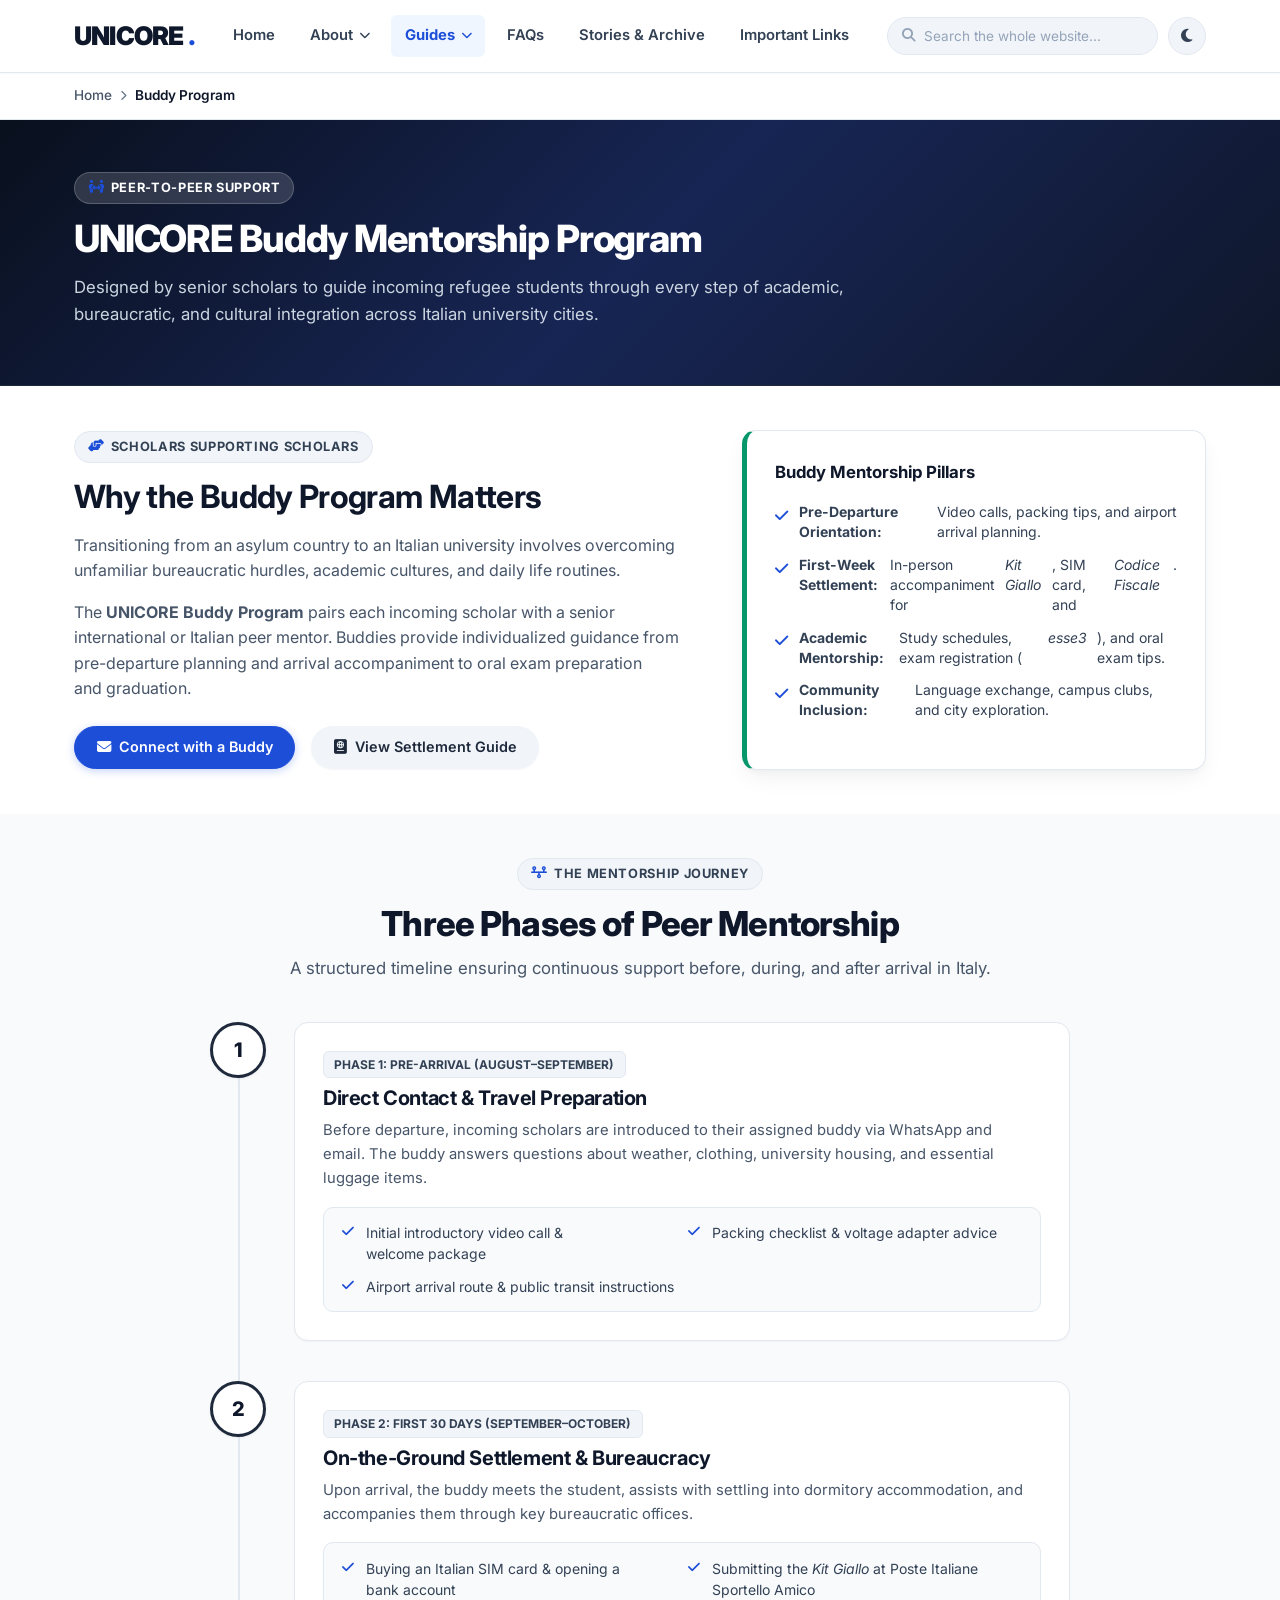
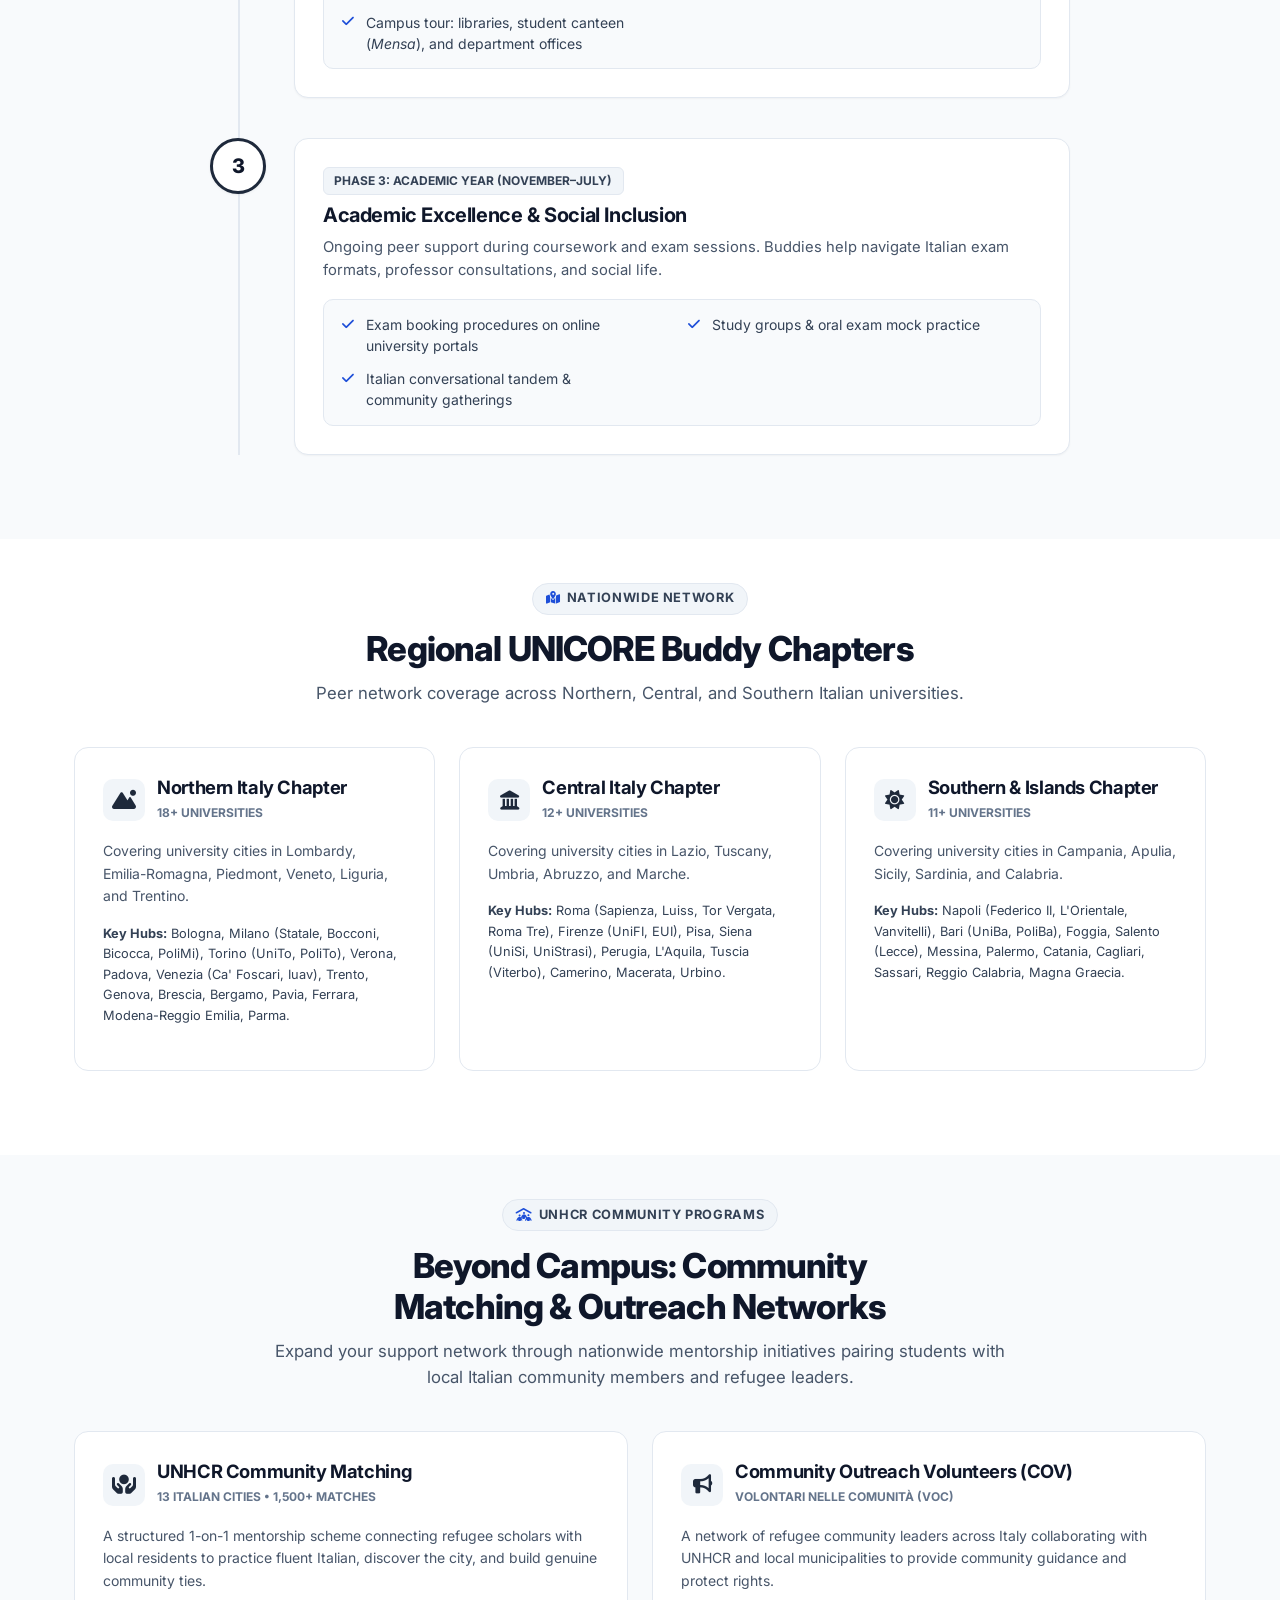
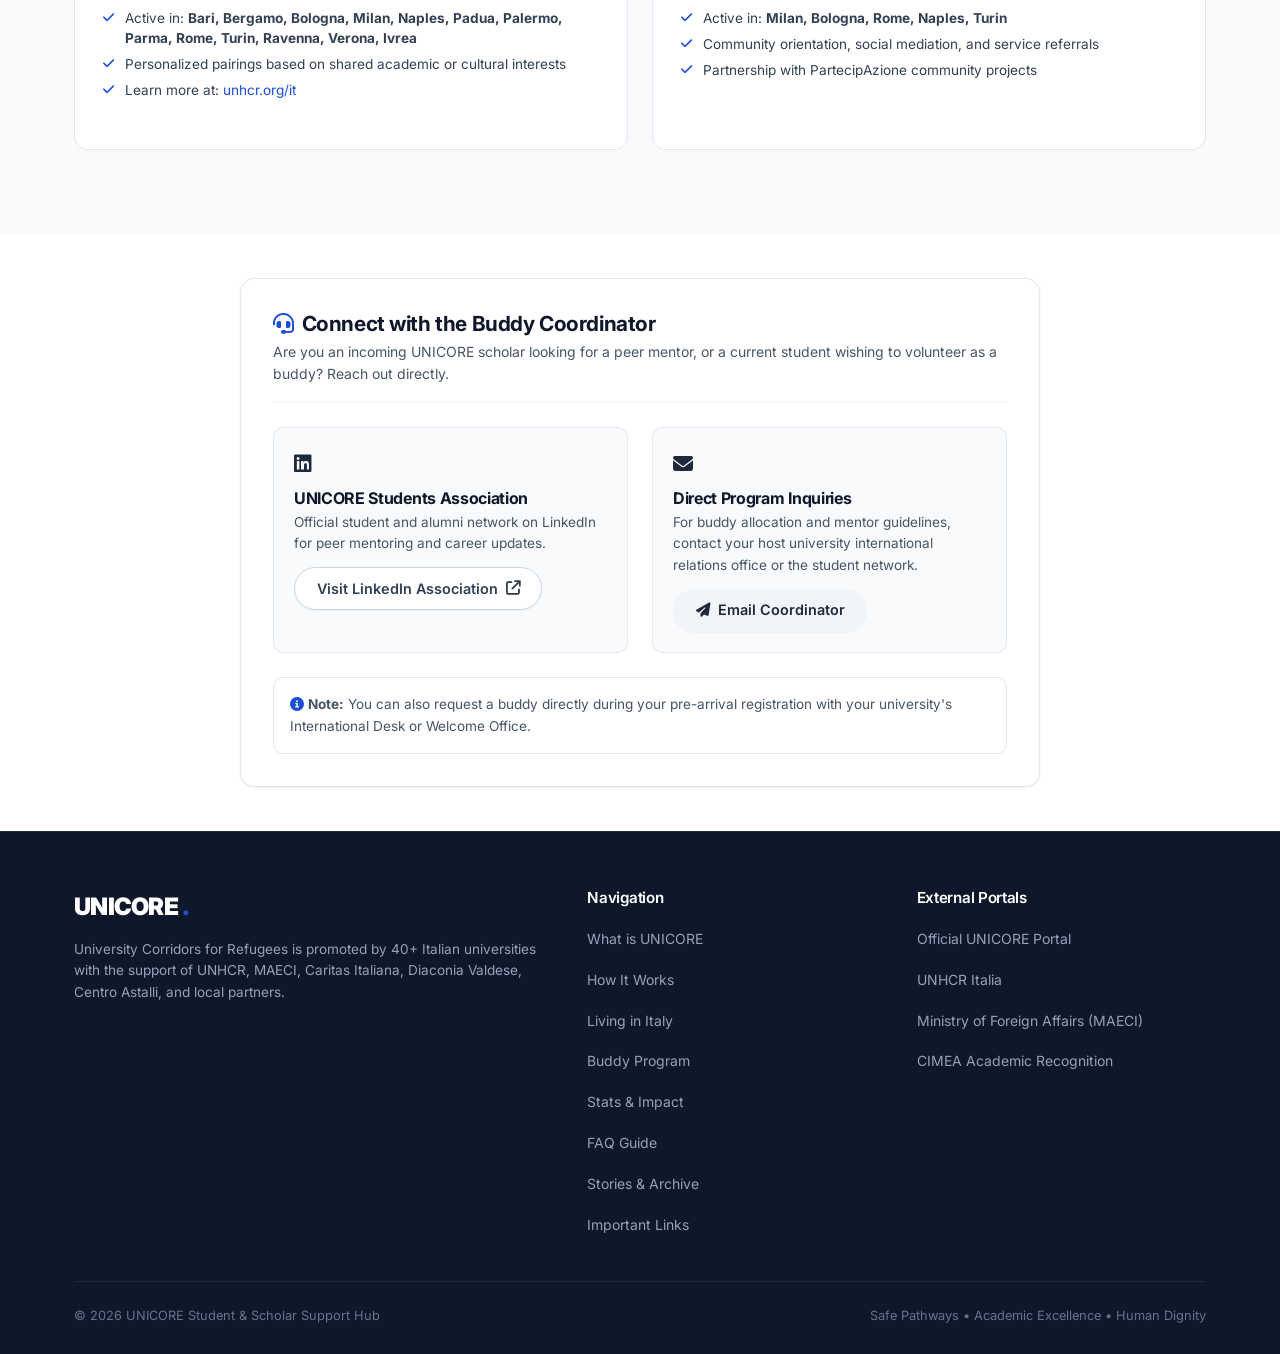
<file: buddy-program.html>
<!DOCTYPE html>
<html lang="en">
<head>
  <meta charset="UTF-8">
  <meta name="viewport" content="width=device-width, initial-scale=1.0">
  <title>UNICORE Buddy Mentorship Program | Peer Support & Community</title>
  
  <!-- Fonts & Icons -->
  <link rel="preconnect" href="https://fonts.googleapis.com">
  <link rel="preconnect" href="https://fonts.gstatic.com" crossorigin>
  <link href="https://fonts.googleapis.com/css2?family=Inter:wght@400;500;600;700;800;900&display=swap" rel="stylesheet">
  <link rel="stylesheet" href="https://cdnjs.cloudflare.com/ajax/libs/font-awesome/6.5.1/css/all.min.css">
  
  <link rel="stylesheet" href="css/styles.css">
</head>
<body>

  <!-- Navbar -->
  <header class="navbar">
    <div class="container">
      <a href="index.html" class="brand" aria-label="UNICORE">
        UNICORE<span class="brand-dot">.</span>
      </a>

      <nav class="nav-menu" id="navMenu" aria-label="Primary Navigation">
        <a href="index.html" class="nav-link">Home</a>
        
        <!-- About Dropdown -->
        <div class="nav-item nav-dropdown">
          <a href="about.html" class="nav-link dropdown-trigger">
            About <i class="fa-solid fa-chevron-down" style="font-size: 0.7rem;"></i>
          </a>
          <div class="dropdown-menu">
            <a href="about.html" class="dropdown-link"><i class="fa-solid fa-info-circle"></i> Overview & Mission</a>
            <a href="how-it-works.html" class="dropdown-link"><i class="fa-solid fa-route"></i> How It Works & Academics</a>
            <a href="progress-stats.html" class="dropdown-link"><i class="fa-solid fa-chart-simple"></i> Stats & Impact</a>
          </div>
        </div>

        <!-- Guides Dropdown -->
        <div class="nav-item nav-dropdown">
          <a href="buddy-program.html" class="nav-link dropdown-trigger active">
            Guides <i class="fa-solid fa-chevron-down" style="font-size: 0.7rem;"></i>
          </a>
          <div class="dropdown-menu">
            <a href="living-in-italy.html" class="dropdown-link"><i class="fa-solid fa-passport"></i> Living in Italy & Documents</a>
            <a href="buddy-program.html" class="dropdown-link active"><i class="fa-solid fa-people-arrows"></i> Buddy Mentorship Program</a>
          </div>
        </div>

        <a href="faq.html" class="nav-link">FAQs</a>
        <a href="stories-archive.html" class="nav-link">Stories & Archive</a>
        <a href="important-links.html" class="nav-link">Important Links</a>
      </nav>

            <div class="nav-actions">
        <div class="nav-search-wrapper" id="navSearchWrapper">
          <button type="button" class="mobile-search-toggle-btn" id="mobileSearchToggle" aria-label="Open search">
            <i class="fa-solid fa-magnifying-glass"></i>
          </button>
          <div class="nav-search-box">
            <i class="fa-solid fa-magnifying-glass nav-search-icon"></i>
            <input type="text" id="siteSearchInput" class="nav-search-input" placeholder="Search the whole website..." autocomplete="off" aria-label="Search the whole website">
            <button type="button" id="clearSearchBtn" class="search-clear-btn" aria-label="Clear search" style="display: none;">
              <i class="fa-solid fa-xmark"></i>
            </button>
          </div>
          <div class="search-dropdown-panel" id="siteSearchResults" style="display: none;"></div>
        </div>
<button class="theme-toggle-btn" aria-label="Switch between light and dark mode">
          <i class="fa-solid fa-moon"></i>
        </button>

        <button class="nav-toggle" id="navToggle" aria-label="Toggle navigation menu" aria-expanded="false">
          <i class="fa-solid fa-bars"></i>
        </button>
      </div>
    </div>
  </header>

  <!-- Breadcrumbs -->
  <div class="breadcrumbs-bar">
    <div class="container">
      <div class="breadcrumbs">
        <a href="index.html">Home</a>
        <i class="fa-solid fa-chevron-right" style="font-size: 0.65rem;"></i>
        <span class="current">Buddy Program</span>
      </div>
    </div>
  </div>

  <!-- Page Hero -->
  <section class="page-hero">
    <div class="container">
      <div class="page-hero-content">
        <span class="section-badge" style="background: rgba(255,255,255,0.15); color: #fff; border-color: rgba(255,255,255,0.2);">
          <i class="fa-solid fa-people-arrows"></i> Peer-to-Peer Support
        </span>
        <h1>UNICORE Buddy Mentorship Program</h1>
        <p>
          Designed by senior scholars to guide incoming refugee students through every step of academic, bureaucratic, and cultural integration across Italian university cities.
        </p>
      </div>
    </div>
  </section>

  <!-- Section 1: Overview & Philosophy -->
  <section class="section bg-white">
    <div class="container">
      <div class="hero-grid">
        <div>
          <span class="section-badge"><i class="fa-solid fa-handshake-angle"></i> Scholars Supporting Scholars</span>
          <h2 style="font-size: 2rem; margin-bottom: 1rem;">Why the Buddy Program Matters</h2>
          <p style="font-size: 1rem; color: var(--slate-600); margin-bottom: 1rem;">
            Transitioning from an asylum country to an Italian university involves overcoming unfamiliar bureaucratic hurdles, academic cultures, and daily life routines.
          </p>
          <p style="font-size: 1rem; color: var(--slate-600); margin-bottom: 1.5rem;">
            The <strong>UNICORE Buddy Program</strong> pairs each incoming scholar with a senior international or Italian peer mentor. Buddies provide individualized guidance from pre-departure planning and arrival accompaniment to oral exam preparation and graduation.
          </p>
          <div style="display: flex; gap: 1rem; flex-wrap: wrap;">
            <a href="#contact" class="btn btn-primary">
              <i class="fa-solid fa-envelope"></i> Connect with a Buddy
            </a>
            <a href="living-in-italy.html" class="btn btn-secondary">
              <i class="fa-solid fa-passport"></i> View Settlement Guide
            </a>
          </div>
        </div>

        <div class="hero-card">
          <div class="hero-card-title" style="margin-bottom: 1rem;">Buddy Mentorship Pillars</div>
          <ul class="hero-feature-list">
            <li><i class="fa-solid fa-check"></i> <strong>Pre-Departure Orientation:</strong> Video calls, packing tips, and airport arrival planning.</li>
            <li><i class="fa-solid fa-check"></i> <strong>First-Week Settlement:</strong> In-person accompaniment for <em>Kit Giallo</em>, SIM card, and <em>Codice Fiscale</em>.</li>
            <li><i class="fa-solid fa-check"></i> <strong>Academic Mentorship:</strong> Study schedules, exam registration (<em>esse3</em>), and oral exam tips.</li>
            <li><i class="fa-solid fa-check"></i> <strong>Community Inclusion:</strong> Language exchange, campus clubs, and city exploration.</li>
          </ul>
        </div>
      </div>
    </div>
  </section>

  <!-- Section 2: Three-Phase Mentorship Roadmap -->
  <section class="section bg-light">
    <div class="container">
      <div class="section-header">
        <span class="section-badge"><i class="fa-solid fa-timeline"></i> The Mentorship Journey</span>
        <h2>Three Phases of Peer Mentorship</h2>
        <p>
          A structured timeline ensuring continuous support before, during, and after arrival in Italy.
        </p>
      </div>

      <div class="journey-timeline">

        <!-- Phase 1 -->
        <div class="journey-step">
          <div class="step-marker">1</div>
          <div class="step-card">
            <div class="step-meta">
              <span class="step-timeline-tag">Phase 1: Pre-Arrival (August–September)</span>
            </div>
            <h3>Direct Contact & Travel Preparation</h3>
            <p>
              Before departure, incoming scholars are introduced to their assigned buddy via WhatsApp and email. The buddy answers questions about weather, clothing, university housing, and essential luggage items.
            </p>
            <ul class="step-checklist">
              <li><i class="fa-solid fa-check" style="color: var(--primary);"></i> Initial introductory video call & welcome package</li>
              <li><i class="fa-solid fa-check" style="color: var(--primary);"></i> Packing checklist & voltage adapter advice</li>
              <li><i class="fa-solid fa-check" style="color: var(--primary);"></i> Airport arrival route & public transit instructions</li>
            </ul>
          </div>
        </div>

        <!-- Phase 2 -->
        <div class="journey-step">
          <div class="step-marker">2</div>
          <div class="step-card">
            <div class="step-meta">
              <span class="step-timeline-tag">Phase 2: First 30 Days (September–October)</span>
            </div>
            <h3>On-the-Ground Settlement & Bureaucracy</h3>
            <p>
              Upon arrival, the buddy meets the student, assists with settling into dormitory accommodation, and accompanies them through key bureaucratic offices.
            </p>
            <ul class="step-checklist">
              <li><i class="fa-solid fa-check" style="color: var(--primary);"></i> Buying an Italian SIM card & opening a bank account</li>
              <li><i class="fa-solid fa-check" style="color: var(--primary);"></i> Submitting the <em>Kit Giallo</em> at Poste Italiane Sportello Amico</li>
              <li><i class="fa-solid fa-check" style="color: var(--primary);"></i> Campus tour: libraries, student canteen (<em>Mensa</em>), and department offices</li>
            </ul>
          </div>
        </div>

        <!-- Phase 3 -->
        <div class="journey-step">
          <div class="step-marker">3</div>
          <div class="step-card">
            <div class="step-meta">
              <span class="step-timeline-tag">Phase 3: Academic Year (November–July)</span>
            </div>
            <h3>Academic Excellence & Social Inclusion</h3>
            <p>
              Ongoing peer support during coursework and exam sessions. Buddies help navigate Italian exam formats, professor consultations, and social life.
            </p>
            <ul class="step-checklist">
              <li><i class="fa-solid fa-check" style="color: var(--primary);"></i> Exam booking procedures on online university portals</li>
              <li><i class="fa-solid fa-check" style="color: var(--primary);"></i> Study groups & oral exam mock practice</li>
              <li><i class="fa-solid fa-check" style="color: var(--primary);"></i> Italian conversational tandem & community gatherings</li>
            </ul>
          </div>
        </div>

      </div>

    </div>
  </section>

  <!-- Section 3: Regional Peer Chapters -->
  <section class="section bg-white">
    <div class="container">
      <div class="section-header">
        <span class="section-badge"><i class="fa-solid fa-map-location-dot"></i> Nationwide Network</span>
        <h2>Regional UNICORE Buddy Chapters</h2>
        <p>
          Peer network coverage across Northern, Central, and Southern Italian universities.
        </p>
      </div>

      <div class="survival-grid">

        <!-- Northern Chapter -->
        <div class="survival-card">
          <div class="survival-card-header">
            <div class="survival-card-icon"><i class="fa-solid fa-mountain-sun"></i></div>
            <div>
              <h4 style="margin: 0; font-size: 1.15rem;">Northern Italy Chapter</h4>
              <span style="font-size: 0.75rem; color: var(--slate-500); font-weight: 700;">18+ UNIVERSITIES</span>
            </div>
          </div>
          <p style="font-size: 0.875rem; color: var(--slate-600); margin-bottom: 1rem;">
            Covering university cities in Lombardy, Emilia-Romagna, Piedmont, Veneto, Liguria, and Trentino.
          </p>
          <div style="font-size: 0.8rem; color: var(--slate-700); line-height: 1.6; margin-bottom: 1rem;">
            <strong>Key Hubs:</strong> Bologna, Milano (Statale, Bocconi, Bicocca, PoliMi), Torino (UniTo, PoliTo), Verona, Padova, Venezia (Ca' Foscari, Iuav), Trento, Genova, Brescia, Bergamo, Pavia, Ferrara, Modena-Reggio Emilia, Parma.
          </div>
        </div>

        <!-- Central Chapter -->
        <div class="survival-card">
          <div class="survival-card-header">
            <div class="survival-card-icon"><i class="fa-solid fa-landmark"></i></div>
            <div>
              <h4 style="margin: 0; font-size: 1.15rem;">Central Italy Chapter</h4>
              <span style="font-size: 0.75rem; color: var(--slate-500); font-weight: 700;">12+ UNIVERSITIES</span>
            </div>
          </div>
          <p style="font-size: 0.875rem; color: var(--slate-600); margin-bottom: 1rem;">
            Covering university cities in Lazio, Tuscany, Umbria, Abruzzo, and Marche.
          </p>
          <div style="font-size: 0.8rem; color: var(--slate-700); line-height: 1.6; margin-bottom: 1rem;">
            <strong>Key Hubs:</strong> Roma (Sapienza, Luiss, Tor Vergata, Roma Tre), Firenze (UniFI, EUI), Pisa, Siena (UniSi, UniStrasi), Perugia, L'Aquila, Tuscia (Viterbo), Camerino, Macerata, Urbino.
          </div>
        </div>

        <!-- Southern & Islands Chapter -->
        <div class="survival-card">
          <div class="survival-card-header">
            <div class="survival-card-icon"><i class="fa-solid fa-sun"></i></div>
            <div>
              <h4 style="margin: 0; font-size: 1.15rem;">Southern & Islands Chapter</h4>
              <span style="font-size: 0.75rem; color: var(--slate-500); font-weight: 700;">11+ UNIVERSITIES</span>
            </div>
          </div>
          <p style="font-size: 0.875rem; color: var(--slate-600); margin-bottom: 1rem;">
            Covering university cities in Campania, Apulia, Sicily, Sardinia, and Calabria.
          </p>
          <div style="font-size: 0.8rem; color: var(--slate-700); line-height: 1.6; margin-bottom: 1rem;">
            <strong>Key Hubs:</strong> Napoli (Federico II, L'Orientale, Vanvitelli), Bari (UniBa, PoliBa), Foggia, Salento (Lecce), Messina, Palermo, Catania, Cagliari, Sassari, Reggio Calabria, Magna Graecia.
          </div>
        </div>

      </div>

    </div>
  </section>

  <!-- Section 4: Extended Mentorship — Community Matching & Outreach Volunteers -->
  <section class="section bg-light" id="community-matching">
    <div class="container">
      <div class="section-header">
        <span class="section-badge"><i class="fa-solid fa-people-roof"></i> UNHCR Community Programs</span>
        <h2>Beyond Campus: Community Matching & Outreach Networks</h2>
        <p>
          Expand your support network through nationwide mentorship initiatives pairing students with local Italian community members and refugee leaders.
        </p>
      </div>

      <div class="survival-grid">
        <!-- Community Matching Card -->
        <div class="survival-card">
          <div class="survival-card-header">
            <div class="survival-card-icon"><i class="fa-solid fa-hands-holding-circle"></i></div>
            <div>
              <h4 style="margin: 0; font-size: 1.15rem;">UNHCR Community Matching</h4>
              <span style="font-size: 0.75rem; color: var(--slate-500); font-weight: 700;">13 ITALIAN CITIES &bull; 1,500+ MATCHES</span>
            </div>
          </div>
          <p style="font-size: 0.875rem; color: var(--slate-600); margin-bottom: 1rem;">
            A structured 1-on-1 mentorship scheme connecting refugee scholars with local residents to practice fluent Italian, discover the city, and build genuine community ties.
          </p>
          <ul class="link-features-list">
            <li><i class="fa-solid fa-check"></i> Active in: <strong>Bari, Bergamo, Bologna, Milan, Naples, Padua, Palermo, Parma, Rome, Turin, Ravenna, Verona, Ivrea</strong></li>
            <li><i class="fa-solid fa-check"></i> Personalized pairings based on shared academic or cultural interests</li>
            <li><i class="fa-solid fa-check"></i> Learn more at: <a href="https://www.unhcr.org/it" target="_blank" rel="noopener noreferrer">unhcr.org/it</a></li>
          </ul>
        </div>

        <!-- COV / VOC Leaders Card -->
        <div class="survival-card">
          <div class="survival-card-header">
            <div class="survival-card-icon"><i class="fa-solid fa-bullhorn"></i></div>
            <div>
              <h4 style="margin: 0; font-size: 1.15rem;">Community Outreach Volunteers (COV)</h4>
              <span style="font-size: 0.75rem; color: var(--slate-500); font-weight: 700;">VOLONTARI NELLE COMUNITÀ (VOC)</span>
            </div>
          </div>
          <p style="font-size: 0.875rem; color: var(--slate-600); margin-bottom: 1rem;">
            A network of refugee community leaders across Italy collaborating with UNHCR and local municipalities to provide community guidance and protect rights.
          </p>
          <ul class="link-features-list">
            <li><i class="fa-solid fa-check"></i> Active in: <strong>Milan, Bologna, Rome, Naples, Turin</strong></li>
            <li><i class="fa-solid fa-check"></i> Community orientation, social mediation, and service referrals</li>
            <li><i class="fa-solid fa-check"></i> Partnership with PartecipAzione community projects</li>
          </ul>
        </div>
      </div>
    </div>
  </section>

  <!-- Section 5: Contact & Mentorship Inquiry -->
  <section class="section bg-white" id="contact">
    <div class="container">
      <div class="interactive-tool-card" style="max-width: 800px; margin: 0 auto;">
        <div class="tool-header">
          <div>
            <h3><i class="fa-solid fa-headset" style="color: var(--primary);"></i> Connect with the Buddy Coordinator</h3>
            <p style="font-size: 0.875rem; color: var(--slate-600); margin: 0.25rem 0 0 0;">
              Are you an incoming UNICORE scholar looking for a peer mentor, or a current student wishing to volunteer as a buddy? Reach out directly.
            </p>
          </div>
        </div>

        <div style="display: grid; grid-template-columns: repeat(auto-fit, minmax(280px, 1fr)); gap: 1.5rem; margin-bottom: 1.5rem;">
          
          <div style="background: var(--slate-50); border: 1px solid var(--slate-200); border-radius: var(--radius-md); padding: 1.25rem;">
            <div style="font-size: 1.25rem; color: var(--slate-800); margin-bottom: 0.5rem;"><i class="fa-brands fa-linkedin"></i></div>
            <h5 style="font-size: 1rem; margin-bottom: 0.25rem;">UNICORE Students Association</h5>
            <p style="font-size: 0.85rem; color: var(--slate-600); margin-bottom: 0.75rem;">
              Official student and alumni network on LinkedIn for peer mentoring and career updates.
            </p>
            <a href="https://www.linkedin.com/company/unicore-students-association" target="_blank" rel="noopener noreferrer" class="btn btn-outline btn-sm">
              Visit LinkedIn Association <i class="fa-solid fa-arrow-up-right-from-square"></i>
            </a>
          </div>

          <div style="background: var(--slate-50); border: 1px solid var(--slate-200); border-radius: var(--radius-md); padding: 1.25rem;">
            <div style="font-size: 1.25rem; color: var(--slate-800); margin-bottom: 0.5rem;"><i class="fa-solid fa-envelope"></i></div>
            <h5 style="font-size: 1rem; margin-bottom: 0.25rem;">Direct Program Inquiries</h5>
            <p style="font-size: 0.85rem; color: var(--slate-600); margin-bottom: 0.75rem;">
              For buddy allocation and mentor guidelines, contact your host university international relations office or the student network.
            </p>
            <a href="mailto:unicore.students.association@gmail.com" class="btn btn-secondary btn-sm">
              <i class="fa-solid fa-paper-plane"></i> Email Coordinator
            </a>
          </div>

        </div>

        <div style="background: var(--white); border: 1px solid var(--slate-200); border-radius: var(--radius-md); padding: 1rem; font-size: 0.85rem; color: var(--slate-600);">
          <i class="fa-solid fa-circle-info" style="color: var(--primary);"></i> <strong>Note:</strong> You can also request a buddy directly during your pre-arrival registration with your university's International Desk or Welcome Office.
        </div>
      </div>
    </div>
  </section>

  <!-- Footer -->
  <footer class="footer">
    <div class="container">
      <div class="footer-grid">
        <div class="footer-brand">
          <div class="brand">UNICORE<span class="brand-dot">.</span></div>
          <p>
            University Corridors for Refugees is promoted by 40+ Italian universities with the support of UNHCR, MAECI, Caritas Italiana, Diaconia Valdese, Centro Astalli, and local partners.
          </p>
        </div>

        <div class="footer-col">
          <h4>Navigation</h4>
          <ul class="footer-links">
            <li><a href="about.html">What is UNICORE</a></li>
            <li><a href="how-it-works.html">How It Works</a></li>
            <li><a href="living-in-italy.html">Living in Italy</a></li>
            <li><a href="buddy-program.html">Buddy Program</a></li>
            <li><a href="progress-stats.html">Stats & Impact</a></li>
            <li><a href="faq.html">FAQ Guide</a></li>
            <li><a href="stories-archive.html">Stories & Archive</a></li>
            <li><a href="important-links.html">Important Links</a></li>
          </ul>
        </div>

        <div class="footer-col">
          <h4>External Portals</h4>
          <ul class="footer-links">
            <li><a href="https://universitycorridors.unhcr.it/" target="_blank" rel="noopener noreferrer">Official UNICORE Portal</a></li>
            <li><a href="https://www.unhcr.it/" target="_blank" rel="noopener noreferrer">UNHCR Italia</a></li>
            <li><a href="https://www.esteri.it/" target="_blank" rel="noopener noreferrer">Ministry of Foreign Affairs (MAECI)</a></li>
            <li><a href="https://www.cimea.it/" target="_blank" rel="noopener noreferrer">CIMEA Academic Recognition</a></li>
          </ul>
        </div>
      </div>

      <div class="footer-bottom">
        <div>&copy; 2026 UNICORE Student & Scholar Support Hub</div>
        <div>Safe Pathways &bull; Academic Excellence &bull; Human Dignity</div>
      </div>
    </div>
  </footer>

    
  </div>

  <script src="js/app.js"></script>
</body>
</html>
</file>
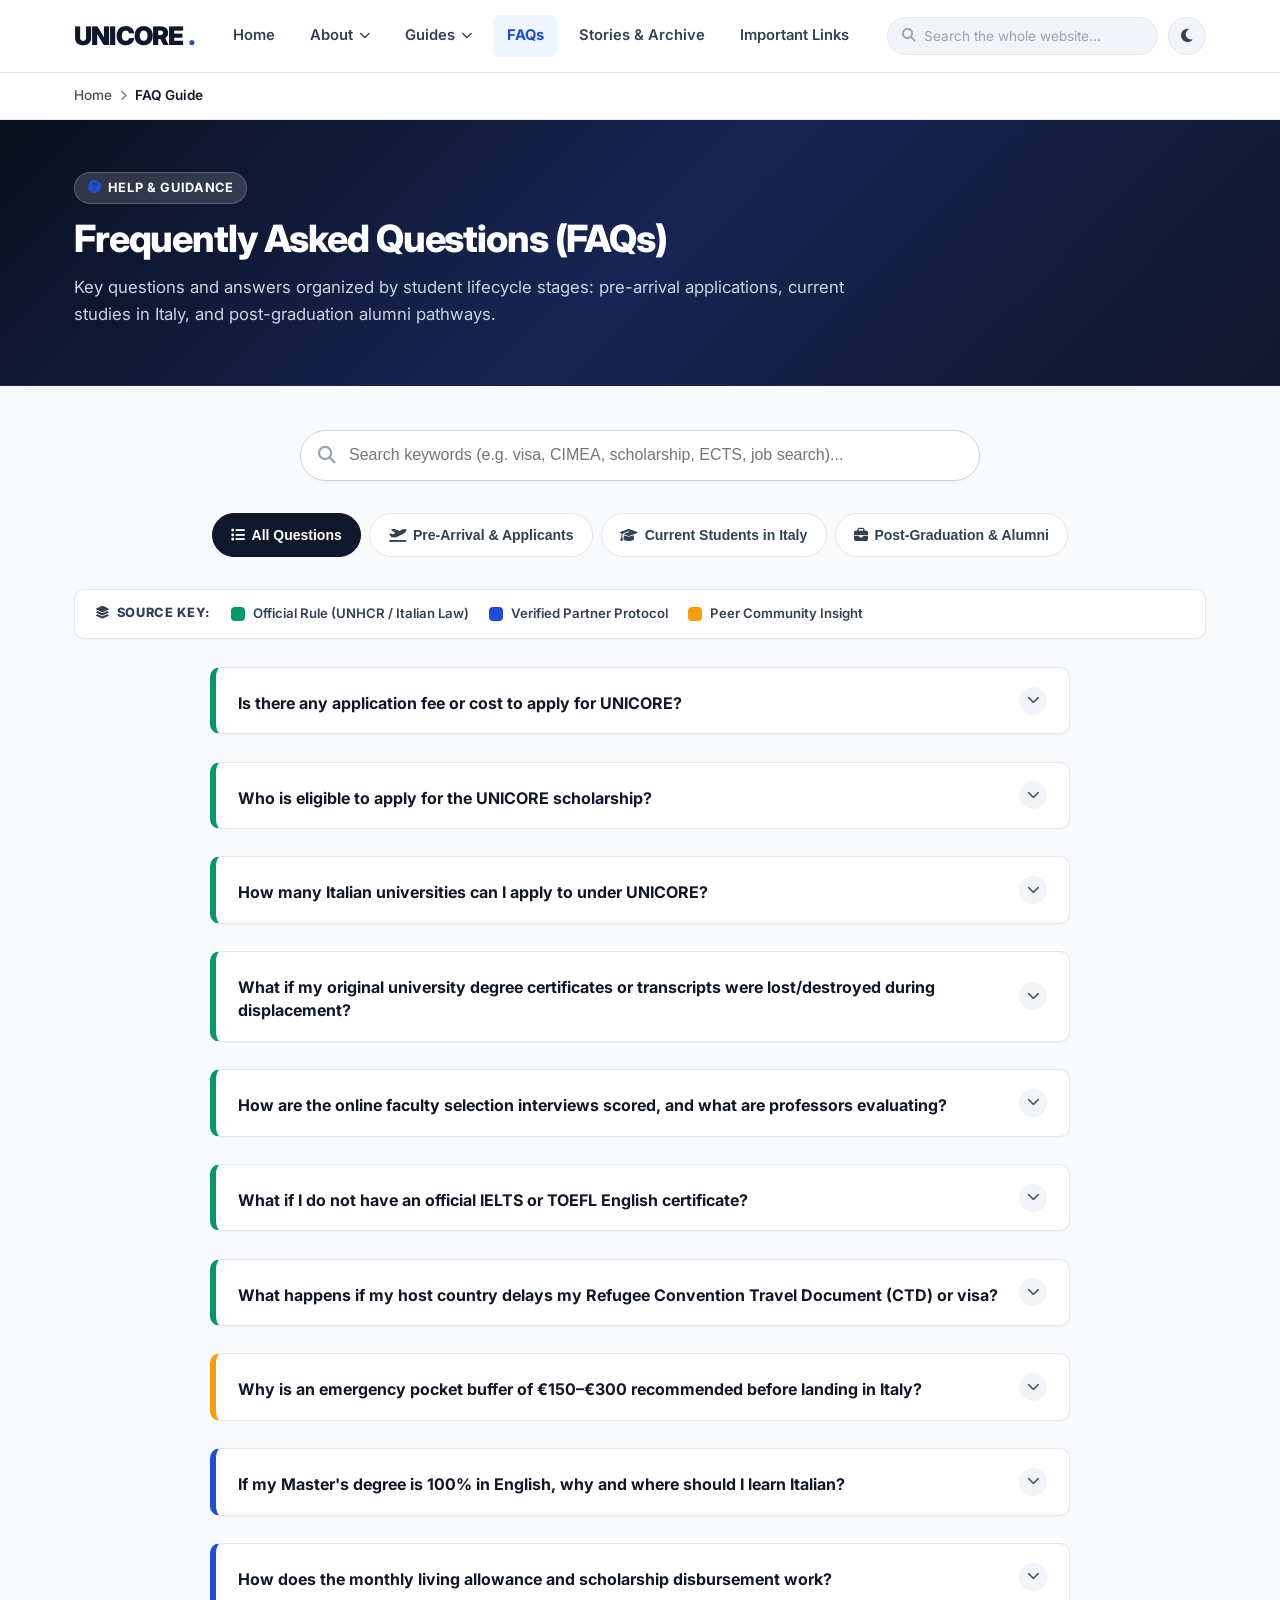
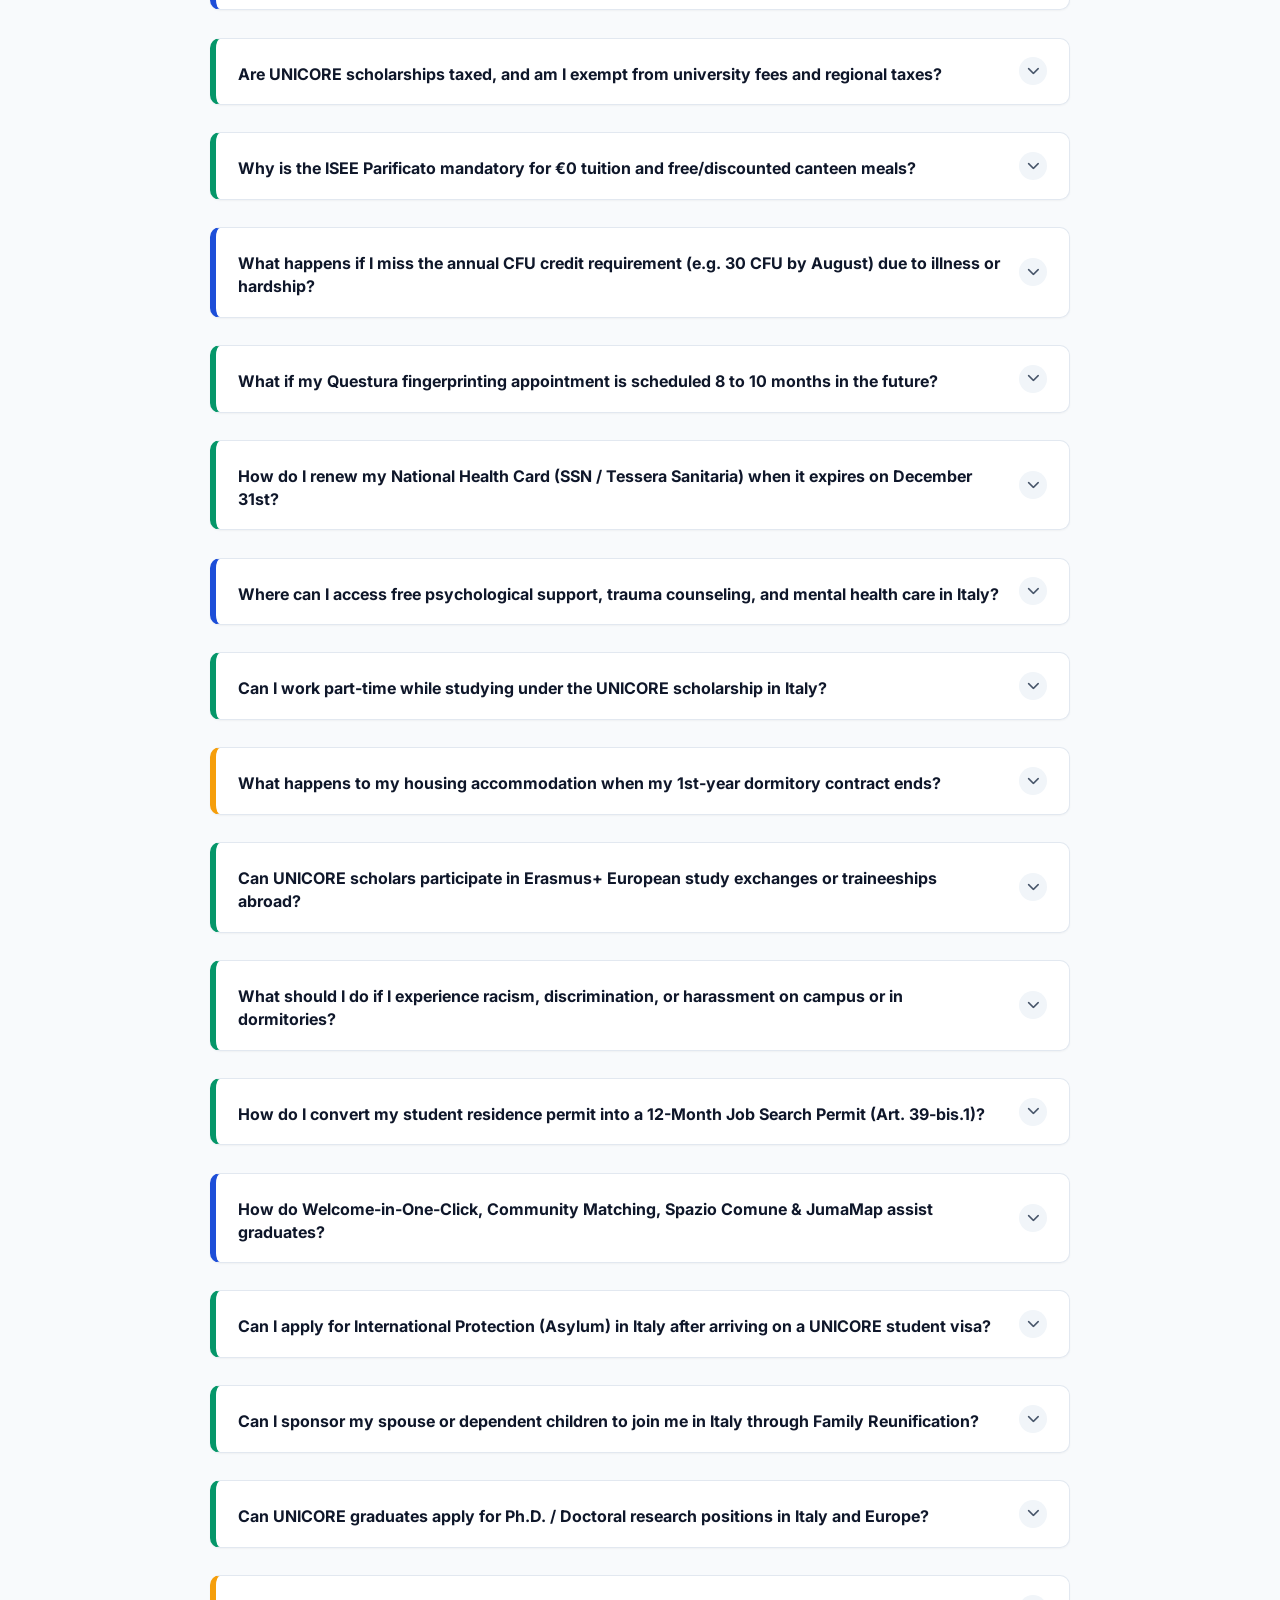
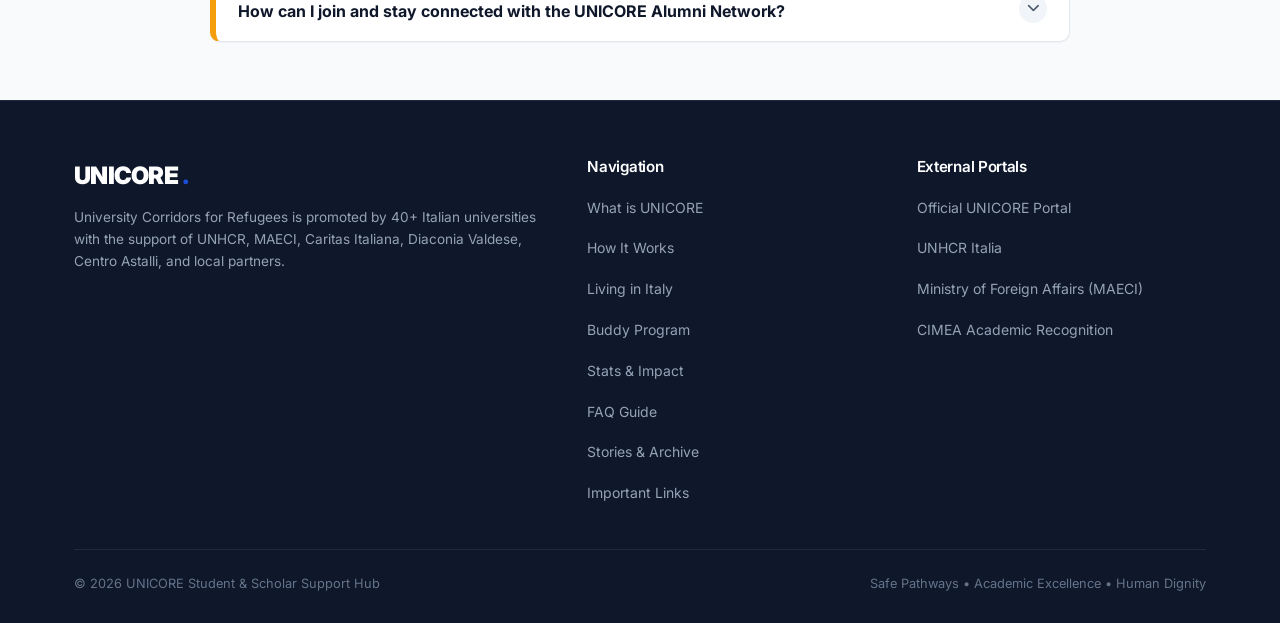
<file: faq.html>
<!DOCTYPE html>
<html lang="en">
<head>
  <meta charset="UTF-8">
  <meta name="viewport" content="width=device-width, initial-scale=1.0">
  <title>Frequently Asked Questions (FAQ) | UNICORE Support Hub</title>
  
  <!-- Fonts & Icons -->
  <link rel="preconnect" href="https://fonts.googleapis.com">
  <link rel="preconnect" href="https://fonts.gstatic.com" crossorigin>
  <link href="https://fonts.googleapis.com/css2?family=Inter:wght@400;500;600;700;800;900&display=swap" rel="stylesheet">
  <link rel="stylesheet" href="https://cdnjs.cloudflare.com/ajax/libs/font-awesome/6.5.1/css/all.min.css">
  
  <link rel="stylesheet" href="css/styles.css">
</head>
<body>

  <!-- Navbar -->
  <header class="navbar">
    <div class="container">
      <a href="index.html" class="brand" aria-label="UNICORE">
        UNICORE<span class="brand-dot">.</span>
      </a>

      <nav class="nav-menu" id="navMenu" aria-label="Primary Navigation">
        <a href="index.html" class="nav-link">Home</a>
        
        <!-- About Dropdown -->
        <div class="nav-item nav-dropdown">
          <a href="about.html" class="nav-link dropdown-trigger">
            About <i class="fa-solid fa-chevron-down" style="font-size: 0.7rem;"></i>
          </a>
          <div class="dropdown-menu">
            <a href="about.html" class="dropdown-link"><i class="fa-solid fa-info-circle"></i> Overview & Mission</a>
            <a href="how-it-works.html" class="dropdown-link"><i class="fa-solid fa-route"></i> How It Works & Academics</a>
            <a href="progress-stats.html" class="dropdown-link"><i class="fa-solid fa-chart-simple"></i> Stats & Impact</a>
          </div>
        </div>

        <!-- Guides Dropdown -->
        <div class="nav-item nav-dropdown">
          <a href="living-in-italy.html" class="nav-link dropdown-trigger">
            Guides <i class="fa-solid fa-chevron-down" style="font-size: 0.7rem;"></i>
          </a>
          <div class="dropdown-menu">
            <a href="first-30-days.html" class="dropdown-link" style="color: var(--primary); font-weight: 700;"><i class="fa-solid fa-person-walking-luggage"></i> First 30 Days with Yohannes (New!)</a>
            <a href="living-in-italy.html" class="dropdown-link"><i class="fa-solid fa-passport"></i> Living in Italy & Documents</a>
            <a href="buddy-program.html" class="dropdown-link"><i class="fa-solid fa-people-arrows"></i> Buddy Mentorship Program</a>
          </div>
        </div>

        <a href="faq.html" class="nav-link active">FAQs</a>
        <a href="stories-archive.html" class="nav-link">Stories & Archive</a>
        <a href="important-links.html" class="nav-link">Important Links</a>
      </nav>

            <div class="nav-actions">
        <div class="nav-search-wrapper" id="navSearchWrapper">
          <button type="button" class="mobile-search-toggle-btn" id="mobileSearchToggle" aria-label="Open search">
            <i class="fa-solid fa-magnifying-glass"></i>
          </button>
          <div class="nav-search-box">
            <i class="fa-solid fa-magnifying-glass nav-search-icon"></i>
            <input type="text" id="siteSearchInput" class="nav-search-input" placeholder="Search the whole website..." autocomplete="off" aria-label="Search the whole website">
            <button type="button" id="clearSearchBtn" class="search-clear-btn" aria-label="Clear search" style="display: none;">
              <i class="fa-solid fa-xmark"></i>
            </button>
          </div>
          <div class="search-dropdown-panel" id="siteSearchResults" style="display: none;"></div>
        </div>
<button class="theme-toggle-btn" aria-label="Switch between light and dark mode">
          <i class="fa-solid fa-moon"></i>
        </button>

        <button class="nav-toggle" id="navToggle" aria-label="Toggle navigation menu" aria-expanded="false">
          <i class="fa-solid fa-bars"></i>
        </button>
      </div>
    </div>
  </header>

  <!-- Breadcrumbs -->
  <div class="breadcrumbs-bar">
    <div class="container">
      <div class="breadcrumbs">
        <a href="index.html">Home</a>
        <i class="fa-solid fa-chevron-right" style="font-size: 0.65rem;"></i>
        <span class="current">FAQ Guide</span>
      </div>
    </div>
  </div>

  <!-- Page Hero -->
  <section class="page-hero">
    <div class="container">
      <div class="page-hero-content">
        <span class="section-badge" style="background: rgba(255,255,255,0.15); color: #fff; border-color: rgba(255,255,255,0.2);">
          <i class="fa-solid fa-circle-question"></i> Help & Guidance
        </span>
        <h1>Frequently Asked Questions (FAQs)</h1>
        <p>
          Key questions and answers organized by student lifecycle stages: pre-arrival applications, current studies in Italy, and post-graduation alumni pathways.
        </p>
      </div>
    </div>
  </section>

  <!-- FAQ Interactive Hub -->
  <section class="section bg-light">
    <div class="container">
      
      <!-- Search Input -->
      <div class="faq-search-wrapper">
        <i class="fa-solid fa-magnifying-glass faq-search-icon"></i>
        <input type="text" id="faqSearch" class="faq-search-input" placeholder="Search keywords (e.g. visa, CIMEA, scholarship, ECTS, job search)..." aria-label="Search FAQs">
      </div>

      <!-- Category Filter Tabs -->
      <div class="faq-tabs">
        <button class="faq-tab-btn active" data-category="all">
          <i class="fa-solid fa-list"></i> All Questions
        </button>
        <button class="faq-tab-btn" data-category="pre-arrival">
          <i class="fa-solid fa-plane-departure"></i> Pre-Arrival & Applicants
        </button>
        <button class="faq-tab-btn" data-category="current">
          <i class="fa-solid fa-graduation-cap"></i> Current Students in Italy
        </button>
        <button class="faq-tab-btn" data-category="alumni">
          <i class="fa-solid fa-briefcase"></i> Post-Graduation & Alumni
        </button>
      </div>

                        <!-- Clean Color Ribbon Key / Legend -->
      <div class="faq-ribbon-key">
        <div class="ribbon-key-title"><i class="fa-solid fa-layer-group"></i> Source Key:</div>
        <div class="ribbon-key-items">
          <span class="ribbon-key-item official"><span class="ribbon-key-bar"></span> Official Rule (UNHCR / Italian Law)</span>
          <span class="ribbon-key-item verified"><span class="ribbon-key-bar"></span> Verified Partner Protocol</span>
          <span class="ribbon-key-item community"><span class="ribbon-key-bar"></span> Peer Community Insight</span>
        </div>
      </div>

      <!-- FAQ Accordion List with Color Ribbons -->
      <div class="faq-accordion-list" id="faqList">
        <div class="faq-item ribbon-official" data-category="pre-arrival">
          <button class="faq-question">
            <span class="faq-q-text">Is there any application fee or cost to apply for UNICORE?</span>
            <span class="faq-icon"><i class="fa-solid fa-chevron-down"></i></span>
          </button>
          <div class="faq-answer">
            <p><strong>No.</strong> The UNICORE application is <strong>100% free of charge</strong>. No university, UNHCR office, or partner organization ever charges any fee for applying, taking faculty interviews, or receiving scholarship awards.</p>
            <div class="faq-source-tag"><i class="fa-solid fa-check"></i> Source: UNHCR Official UNICORE Bando &bull; Last verified: August 2026</div>
          </div>
        </div>
        <div class="faq-item ribbon-official" data-category="pre-arrival">
          <button class="faq-question">
            <span class="faq-q-text">Who is eligible to apply for the UNICORE scholarship?</span>
            <span class="faq-icon"><i class="fa-solid fa-chevron-down"></i></span>
          </button>
          <div class="faq-answer">
            <p>Applicants must be recognized refugees residing in one of the designated asylum countries (e.g. Ethiopia, Kenya, Uganda, Tanzania, Mozambique, Niger, Nigeria, Cameroon, Zambia, Zimbabwe, South Africa, Bangladesh, or India), hold a recognized Bachelor's degree (minimum GPA comparable to Italian 24/30 or 65%), and have obtained their degree in or after 2021.</p>
            <div class="faq-source-tag"><i class="fa-solid fa-check"></i> Source: UNICORE 8.0 Admission Criteria &bull; Last verified: August 2026</div>
          </div>
        </div>
        <div class="faq-item ribbon-official" data-category="pre-arrival">
          <button class="faq-question">
            <span class="faq-q-text">How many Italian universities can I apply to under UNICORE?</span>
            <span class="faq-icon"><i class="fa-solid fa-chevron-down"></i></span>
          </button>
          <div class="faq-answer">
            <p>Under official UNICORE guidelines, each candidate is allowed to apply to a <strong>maximum of two (2) Italian universities</strong> per edition cycle. If an applicant submits applications to more than two universities, all their applications may be disqualified.</p>
            <div class="faq-source-tag"><i class="fa-solid fa-check"></i> Source: UNICORE 8.0 Call Regulations &bull; Last verified: August 2026</div>
          </div>
        </div>
        <div class="faq-item ribbon-official" data-category="pre-arrival">
          <button class="faq-question">
            <span class="faq-q-text">What if my original university degree certificates or transcripts were lost/destroyed during displacement?</span>
            <span class="faq-icon"><i class="fa-solid fa-chevron-down"></i></span>
          </button>
          <div class="faq-answer">
            <p>Recognizing that refugee students often cannot obtain original transcripts or a Declaration of Value (<em>Dichiarazione di Valore</em>) from embassies in their country of origin, all UNICORE universities accept alternative documentation: the <strong>European Qualifications Passport for Refugees (EQPR)</strong> issued by the Council of Europe, and <strong>CIMEA Statements of Comparability and Verification</strong>. These bodies conduct structured academic interviews with credential evaluators to legally reconstruct your Bachelor's degree without requiring original paper seals or apostilles.</p>
            <div class="faq-source-tag"><i class="fa-solid fa-check"></i> Source: Council of Europe EQPR Framework & CIMEA &bull; Last verified: August 2026</div>
          </div>
        </div>
        <div class="faq-item ribbon-official" data-category="pre-arrival">
          <button class="faq-question">
            <span class="faq-q-text">How are the online faculty selection interviews scored, and what are professors evaluating?</span>
            <span class="faq-icon"><i class="fa-solid fa-chevron-down"></i></span>
          </button>
          <div class="faq-answer">
            <p>Each university determines its specific scoring rubric independently in its Call for Applications (e.g. 100-point or 80-point total scales). In general, faculty committees evaluate:</p><ul><li><strong>Academic Background & Transcripts:</strong> Relevance of undergraduate degree and foundational coursework.</li><li><strong>English Communication Proficiency:</strong> Ability to comprehend lectures, engage in seminar discussions, and read research papers.</li><li><strong>Motivation & Research Intent:</strong> Clarity of proposed Master's specialization and career goals.</li></ul>
            <div class="faq-source-tag"><i class="fa-solid fa-check"></i> Source: University Call Guidelines &bull; Always check your specific university call</div>
          </div>
        </div>
        <div class="faq-item ribbon-official" data-category="pre-arrival">
          <button class="faq-question">
            <span class="faq-q-text">What if I do not have an official IELTS or TOEFL English certificate?</span>
            <span class="faq-icon"><i class="fa-solid fa-chevron-down"></i></span>
          </button>
          <div class="faq-answer">
            <p>Most participating Italian universities accept an official letter from your undergraduate university confirming that English was the medium of instruction (EMI). In addition, your English proficiency will be directly evaluated during the technical faculty interview.</p>
            <div class="faq-source-tag"><i class="fa-solid fa-check"></i> Source: UNICORE 8.0 Language Guidelines &bull; Last verified: August 2026</div>
          </div>
        </div>
        <div class="faq-item ribbon-official" data-category="pre-arrival">
          <button class="faq-question">
            <span class="faq-q-text">What happens if my host country delays my Refugee Convention Travel Document (CTD) or visa?</span>
            <span class="faq-icon"><i class="fa-solid fa-chevron-down"></i></span>
          </button>
          <div class="faq-answer">
            <p>If the issuance of your Convention Travel Document is delayed by authorities in your country of first asylum, UNHCR, the Italian Ministry of Foreign Affairs (MAECI), and the Italian Embassy coordinate to issue an emergency consular <strong>Laissez-Passer (Emergency Travel Document)</strong>. Participating universities automatically issue a formal <strong>Late Enrollment Waiver (<em>Deroga per Immatricolazione Tardiva</em>)</strong> allowing you to travel and start classes without forfeiting your scholarship.</p>
            <div class="faq-source-tag"><i class="fa-solid fa-check"></i> Source: MAECI & UNHCR Consular Directive &bull; Last verified: August 2026</div>
          </div>
        </div>
        <div class="faq-item ribbon-community" data-category="pre-arrival">
          <button class="faq-question">
            <span class="faq-q-text">Why is an emergency pocket buffer of €150–€300 recommended before landing in Italy?</span>
            <span class="faq-icon"><i class="fa-solid fa-chevron-down"></i></span>
          </button>
          <div class="faq-answer">
            <p>Senior scholar survey findings show that setting up the Italian Tax Code (<em>Codice Fiscale</em>), opening a personal Italian bank account (<em>Conto Corrente</em>), and university administrative accounting cycles take between <strong>3 to 6 weeks</strong> before the first monthly stipend batch is disbursed. Scholars are strongly encouraged to prepare a small emergency buffer (€150–€300) for initial groceries, transit tickets, and pharmacy essentials. University international desks also provide immediate university canteen (<em>Mensa</em>) meal cards on Day 1.</p>
            <div class="faq-source-tag"><i class="fa-solid fa-check"></i> Source: UNICORE Scholar Survey Findings &bull; Senior Scholar Recommendations</div>
          </div>
        </div>
        <div class="faq-item ribbon-verified" data-category="pre-arrival">
          <button class="faq-question">
            <span class="faq-q-text">If my Master's degree is 100% in English, why and where should I learn Italian?</span>
            <span class="faq-icon"><i class="fa-solid fa-chevron-down"></i></span>
          </button>
          <div class="faq-answer">
            <p>While all Master's lectures, coursework, and exams are delivered in English, basic Italian (A2/B1 level) is vital for daily life, doctor appointments, Questura fingerprinting, part-time jobs (up to 20h/week), and post-graduation employment in Italy. All UNICORE universities provide <strong>100% free Italian Language Courses</strong> through their University Language Center (CLA) and municipal CPIA adult education centers.</p>
            <div class="faq-source-tag"><i class="fa-solid fa-check"></i> Source: University Language Centers (CLA) & CPIA Network</div>
          </div>
        </div>
        <div class="faq-item ribbon-verified" data-category="current">
          <button class="faq-question">
            <span class="faq-q-text">How does the monthly living allowance and scholarship disbursement work?</span>
            <span class="faq-icon"><i class="fa-solid fa-chevron-down"></i></span>
          </button>
          <div class="faq-answer">
            <p>Scholars receive an initial welcome pocket allowance upon arrival to cover immediate necessities, followed by monthly stipends (typically between <strong>€450 and €600 per month</strong>) directly transferred into your Italian bank or postal account (<em>Conto Corrente</em>). Accommodation is either provided directly in university student dormitories or funded via housing allowances.</p>
            <div class="faq-source-tag"><i class="fa-solid fa-check"></i> Source: University Call Provisions &bull; Check your specific university call for exact stipend</div>
          </div>
        </div>
        <div class="faq-item ribbon-official" data-category="current">
          <button class="faq-question">
            <span class="faq-q-text">Are UNICORE scholarships taxed, and am I exempt from university fees and regional taxes?</span>
            <span class="faq-icon"><i class="fa-solid fa-chevron-down"></i></span>
          </button>
          <div class="faq-answer">
            <p><strong>Yes, you are 100% legally exempt.</strong> Under Legislative Decree 68/2012 and regional DSU rules, UNICORE scholarship holders who calculate their <em>ISEE Parificato</em> are completely exempt from all university tuition fees and regional education taxes (such as the €156/year regional fee). Your monthly scholarship stipend is a maintenance grant and is strictly non-taxable under Italian tax law.</p>
            <div class="faq-source-tag"><i class="fa-solid fa-check"></i> Source: Legislative Decree no. 68/2012 Art. 8-9 &bull; Italian Tax Code</div>
          </div>
        </div>
        <div class="faq-item ribbon-official" data-category="current">
          <button class="faq-question">
            <span class="faq-q-text">Why is the ISEE Parificato mandatory for €0 tuition and free/discounted canteen meals?</span>
            <span class="faq-icon"><i class="fa-solid fa-chevron-down"></i></span>
          </button>
          <div class="faq-answer">
            <p>Because foreign refugee students cannot calculate a standard domestic Italian ISEE, Italian law provides the <strong>ISEE Parificato</strong> (Equalized Financial Status Indicator). You submit a self-declaration of foreign income and assets at an authorized CAF desk (<em>Centro Assistenza Fiscale</em>). This formally certifies you in the lowest income bracket (Fascia 0/1), unlocking free regional canteen meals, local transit discounts, and university fee waivers.</p>
            <div class="faq-source-tag"><i class="fa-solid fa-check"></i> Source: D.P.C.M. 159/2013 & Regional DSU Frameworks</div>
          </div>
        </div>
        <div class="faq-item ribbon-verified" data-category="current">
          <button class="faq-question">
            <span class="faq-q-text">What happens if I miss the annual CFU credit requirement (e.g. 30 CFU by August) due to illness or hardship?</span>
            <span class="faq-icon"><i class="fa-solid fa-chevron-down"></i></span>
          </button>
          <div class="faq-answer">
            <p>Under UNICORE guidelines, students experiencing documented illness, psychological distress, or acute integration challenges are protected. Rather than facing immediate scholarship termination, you can submit a formal <strong>Tutor Hardship Appeal (<em>Istanza di Deroga</em>)</strong> supported by your faculty tutor, International Office, and the university Student Ombudsman (<em>Difensore degli Studenti</em>). The academic board can approve an extended autumn exam session or a tailored remedial study plan to safeguard your scholarship and housing.</p>
            <div class="faq-source-tag"><i class="fa-solid fa-check"></i> Source: University Academic Regulations & Student Ombudsman Procedures</div>
          </div>
        </div>
        <div class="faq-item ribbon-official" data-category="current">
          <button class="faq-question">
            <span class="faq-q-text">What if my Questura fingerprinting appointment is scheduled 8 to 10 months in the future?</span>
            <span class="faq-icon"><i class="fa-solid fa-chevron-down"></i></span>
          </button>
          <div class="faq-answer">
            <p><strong>You are 100% legally protected.</strong> Under Italian immigration directives (Ministry of Interior Circular 05/08/2006), the official postal receipt (<em>Ricevuta Postale / Cedolino</em>) issued by Poste Italiane Sportello Amico carries full legal validity while waiting for your appointment. It allows you to study, travel within Italy, work part-time up to 20 hours/week, and register with the National Health Service (SSN). If you have an urgent graduation or academic travel need, your university international office can send a formal certified email (<em>PEC Sollecito</em>) to the Questura.</p>
            <div class="faq-source-tag"><i class="fa-solid fa-check"></i> Source: Ministry of Interior Immigration Directives (Circolare Min. Interno 2006)</div>
          </div>
        </div>
        <div class="faq-item ribbon-official" data-category="current">
          <button class="faq-question">
            <span class="faq-q-text">How do I renew my National Health Card (SSN / Tessera Sanitaria) when it expires on December 31st?</span>
            <span class="faq-icon"><i class="fa-solid fa-chevron-down"></i></span>
          </button>
          <div class="faq-answer">
            <p>Student health registrations expire at the end of each calendar year (December 31st). To renew:</p><ul><li>Visit your local ASL health registry desk (<em>Sportello Scelta e Revoca Medico</em>) in early January.</li><li>Bring your Passport, Codice Fiscale, latest University Enrollment Certificate, and Questura Residence Permit / Postal Receipt (<em>Ricevuta</em>).</li><li>Your health coverage and chosen general family doctor (<em>Medico di Base</em>) are renewed immediately for the entire year at zero cost.</li></ul>
            <div class="faq-source-tag"><i class="fa-solid fa-check"></i> Source: Servizio Sanitario Nazionale (SSN) & ASL Guidelines</div>
          </div>
        </div>
        <div class="faq-item ribbon-verified" data-category="current">
          <button class="faq-question">
            <span class="faq-q-text">Where can I access free psychological support, trauma counseling, and mental health care in Italy?</span>
            <span class="faq-icon"><i class="fa-solid fa-chevron-down"></i></span>
          </button>
          <div class="faq-answer">
            <p>You have multiple free options: (1) Your university offers a free, confidential <strong>Sportello di Ascolto Psicologico</strong> on campus; (2) Specialized refugee health centers like <strong>SAMIFO</strong> (ASL Roma 1) and <strong>Diaconia Valdese</strong> provide multilingual trauma-informed psychotherapy; (3) Under the <strong>Assolavoro & UNHCR</strong> welfare agreement, eligible scholars and temporary agency workers can claim 100% reimbursement for certified psychotherapy sessions.</p>
            <div class="faq-source-tag"><i class="fa-solid fa-check"></i> Source: Assolavoro Welfare Agreement & SAMIFO Specialized Center</div>
          </div>
        </div>
        <div class="faq-item ribbon-official" data-category="current">
          <button class="faq-question">
            <span class="faq-q-text">Can I work part-time while studying under the UNICORE scholarship in Italy?</span>
            <span class="faq-icon"><i class="fa-solid fa-chevron-down"></i></span>
          </button>
          <div class="faq-answer">
            <p><strong>Yes.</strong> Italian law (Art. 14, comma 4 D.P.R. 394/1999) permits non-EU students holding a valid <em>Permesso di Soggiorno Studio</em> to engage in part-time employment for up to a maximum of <strong>20 hours per week</strong> (or up to 1,040 hours per calendar year), provided work commitments do not interfere with maintaining your required Master's academic credits.</p>
            <div class="faq-source-tag"><i class="fa-solid fa-check"></i> Source: D.P.R. 394/1999 Art. 14 &bull; Italian Consolidated Immigration Act</div>
          </div>
        </div>
        <div class="faq-item ribbon-community" data-category="current">
          <button class="faq-question">
            <span class="faq-q-text">What happens to my housing accommodation when my 1st-year dormitory contract ends?</span>
            <span class="faq-icon"><i class="fa-solid fa-chevron-down"></i></span>
          </button>
          <div class="faq-answer">
            <p>While Year 1 dormitory housing is typically covered, transitioning to Year 2 or private rentals requires advance planning. Students are supported through: (1) Applying for regional DSU subsidized dormitory renewals based on academic merit; (2) Local partner assistance from Caritas, Centro Astalli, and Diaconia Valdese to find vetted shared apartments; (3) <strong>Spazio Comune</strong> housing desks in 7 major cities helping review rental contracts and prevent rental discrimination.</p>
            <div class="faq-source-tag"><i class="fa-solid fa-check"></i> Source: Regional DSU Merit Rules & Spazio Comune Municipal Desks</div>
          </div>
        </div>
        <div class="faq-item ribbon-official" data-category="current">
          <button class="faq-question">
            <span class="faq-q-text">Can UNICORE scholars participate in Erasmus+ European study exchanges or traineeships abroad?</span>
            <span class="faq-icon"><i class="fa-solid fa-chevron-down"></i></span>
          </button>
          <div class="faq-answer">
            <p><strong>Yes!</strong> UNICORE students are fully matriculated students with equal rights to apply for EU Erasmus+ Study and Erasmus+ Traineeship mobility scholarships. If selected, consult your university International Relations Office at least 3 months in advance to ensure your Refugee Travel Document (<em>Titolo di Viaggio</em>) and host country visa requirements are fully validated for European travel.</p>
            <div class="faq-source-tag"><i class="fa-solid fa-check"></i> Source: European Commission Erasmus+ Charter & University International Offices</div>
          </div>
        </div>
        <div class="faq-item ribbon-official" data-category="current">
          <button class="faq-question">
            <span class="faq-q-text">What should I do if I experience racism, discrimination, or harassment on campus or in dormitories?</span>
            <span class="faq-icon"><i class="fa-solid fa-chevron-down"></i></span>
          </button>
          <div class="faq-answer">
            <p>UNICORE and all Italian universities uphold a strict <strong>Zero Tolerance Policy</strong> against racism, bullying, and discrimination. You can report incidents confidentially to: (1) Your university's <strong>Consigliera di Fiducia</strong> or <strong>Comitato Unico di Garanzia (CUG)</strong>; (2) The National Anti-Racial Discrimination Office (<strong>UNAR Toll-Free: 800 90 10 10</strong>); (3) For any humanitarian staff misconduct, via the official UN/NGO PSEA reporting portal.</p>
            <div class="faq-source-tag"><i class="fa-solid fa-check"></i> Source: UNAR (Presidency of Council of Ministers) & UN PSEA Policy</div>
          </div>
        </div>
        <div class="faq-item ribbon-official" data-category="alumni">
          <button class="faq-question">
            <span class="faq-q-text">How do I convert my student residence permit into a 12-Month Job Search Permit (Art. 39-bis.1)?</span>
            <span class="faq-icon"><i class="fa-solid fa-chevron-down"></i></span>
          </button>
          <div class="faq-answer">
            <p>Upon defending your Master's thesis, Italian immigration law allows you to apply for the <strong>12-month Job Search Residence Permit</strong> (<em>Permesso di Soggiorno per Ricerca Lavoro o Imprenditorialità degli Studenti</em> - Art. 39-bis.1 D.Lgs 286/98). Submit a Kit Giallo at Poste Italiane with your final graduation certificate (<em>Certificato di Laurea con Esami</em>) and proof of health coverage. Once you sign an employment contract, it converts immediately into a standard Work Permit (<em>Permesso per Lavoro Subordinato</em>).</p>
            <div class="faq-source-tag"><i class="fa-solid fa-check"></i> Source: D.Lgs 286/1998 Art. 39-bis.1 (Consolidated Immigration Act)</div>
          </div>
        </div>
        <div class="faq-item ribbon-verified" data-category="alumni">
          <button class="faq-question">
            <span class="faq-q-text">How do Welcome-in-One-Click, Community Matching, Spazio Comune & JumaMap assist graduates?</span>
            <span class="faq-icon"><i class="fa-solid fa-chevron-down"></i></span>
          </button>
          <div class="faq-answer">
            <p>UNHCR coordinates four major post-graduation inclusion pillars:</p><ul><li><strong>Welcome-in-One-Click (<code>welcomeclick.unhcr.it</code>):</strong> Direct recruitment portal connecting refugee graduates with 500+ certified Italian corporate employers.</li><li><strong>Community Matching:</strong> Pairs you 1-on-1 with established local professionals and industry mentors in 13 Italian cities to expand networks and interview readiness.</li><li><strong>Spazio Comune:</strong> One-stop municipal integration hubs operating in 7 major Italian cities offering administrative, legal, and housing guidance.</li><li><strong>JumaMap (<code>jumamap.it</code> / Helpline <code>800 905 570</code>):</strong> Multilingual services and legal directory across all Italian regions.</li></ul>
            <div class="faq-source-tag"><i class="fa-solid fa-check"></i> Source: UNHCR Italy Refugee Inclusion & Integration Strategy</div>
          </div>
        </div>
        <div class="faq-item ribbon-official" data-category="alumni">
          <button class="faq-question">
            <span class="faq-q-text">Can I apply for International Protection (Asylum) in Italy after arriving on a UNICORE student visa?</span>
            <span class="faq-icon"><i class="fa-solid fa-chevron-down"></i></span>
          </button>
          <div class="faq-answer">
            <p><strong>Yes.</strong> Under Italian and international law (<em>D.Lgs 25/2008</em>), every individual with a well-founded fear of persecution retains the inalienable constitutional right to apply for International Protection (<em>Asilo Politico / Protezione Sussidiaria</em>) at the Questura at any time. However, holding a Study/Work permit carries the advantage of allowing unrestricted international travel for research, European internships, and academic conferences without refugee travel limitations. Always consult a qualified legal service (e.g. Diaconia Valdese or Centro Astalli) before deciding.</p>
            <div class="faq-source-tag"><i class="fa-solid fa-check"></i> Source: Legislative Decree no. 25/2008 &bull; Consult accredited legal aid for personal advice</div>
          </div>
        </div>
        <div class="faq-item ribbon-official" data-category="alumni">
          <button class="faq-question">
            <span class="faq-q-text">Can I sponsor my spouse or dependent children to join me in Italy through Family Reunification?</span>
            <span class="faq-icon"><i class="fa-solid fa-chevron-down"></i></span>
          </button>
          <div class="faq-answer">
            <p>Under <em>Article 29 of the Italian Immigration Consolidated Act (T.U. Immigrazione)</em>, holders of a valid permit with at least 1-year validity can apply for Family Reunification (<em>Ricongiungimento Familiare</em>) through the Prefettura Sportello Unico per l'Immigrazione. Requirements include: (1) Proof of minimum annual income (~€9,000+ per dependent); (2) Housing suitability certificate (<em>Idoneità Alloggiativa</em>) issued by the local municipality. In practice, scholars fulfill these thresholds after completing their Master's and transitioning into full-time employment.</p>
            <div class="faq-source-tag"><i class="fa-solid fa-check"></i> Source: D.Lgs 286/1998 Art. 29 & Prefecture Sportello Unico Directives</div>
          </div>
        </div>
        <div class="faq-item ribbon-official" data-category="alumni">
          <button class="faq-question">
            <span class="faq-q-text">Can UNICORE graduates apply for Ph.D. / Doctoral research positions in Italy and Europe?</span>
            <span class="faq-icon"><i class="fa-solid fa-chevron-down"></i></span>
          </button>
          <div class="faq-answer">
            <p><strong>Yes.</strong> With an accredited Italian <em>Laurea Magistrale</em> (120 CFU / Second-Cycle Degree), UNICORE graduates meet all academic and legal criteria to compete for fully funded Ph.D. positions, research fellowships, and doctoral schools across Italian, European, and international universities. Multiple UNICORE alumni have successfully transitioned into funded doctoral programs (e.g. at University of Verona, UniTo, and UniMi).</p>
            <div class="faq-source-tag"><i class="fa-solid fa-check"></i> Source: Italian Ministry of University & Research (MUR) Ph.D. Regulations</div>
          </div>
        </div>
        <div class="faq-item ribbon-community" data-category="alumni">
          <button class="faq-question">
            <span class="faq-q-text">How can I join and stay connected with the UNICORE Alumni Network?</span>
            <span class="faq-icon"><i class="fa-solid fa-chevron-down"></i></span>
          </button>
          <div class="faq-answer">
            <p>Graduates can join the active <strong>UNICORE Students Association</strong> on LinkedIn and professional networking channels to mentor incoming cohorts, share verified job openings, collaborate on research publications, and participate in national higher education advocacy roundtables.</p>
            <div class="faq-source-tag"><i class="fa-solid fa-check"></i> Source: UNICORE Students Association & Alumni Network</div>
          </div>
        </div>
      </div>

    </div>
  </section>

  <!-- Footer -->
  <footer class="footer">
    <div class="container">
      <div class="footer-grid">
        <div class="footer-brand">
          <div class="brand">UNICORE<span class="brand-dot">.</span></div>
          <p>
            University Corridors for Refugees is promoted by 40+ Italian universities with the support of UNHCR, MAECI, Caritas Italiana, Diaconia Valdese, Centro Astalli, and local partners.
          </p>
        </div>

        <div class="footer-col">
          <h4>Navigation</h4>
          <ul class="footer-links">
            <li><a href="about.html">What is UNICORE</a></li>
            <li><a href="how-it-works.html">How It Works</a></li>
            <li><a href="living-in-italy.html">Living in Italy</a></li>
            <li><a href="buddy-program.html">Buddy Program</a></li>
            <li><a href="progress-stats.html">Stats & Impact</a></li>
            <li><a href="faq.html">FAQ Guide</a></li>
            <li><a href="stories-archive.html">Stories & Archive</a></li>
            <li><a href="important-links.html">Important Links</a></li>
          </ul>
        </div>

        <div class="footer-col">
          <h4>External Portals</h4>
          <ul class="footer-links">
            <li><a href="https://universitycorridors.unhcr.it/" target="_blank" rel="noopener noreferrer">Official UNICORE Portal</a></li>
            <li><a href="https://www.unhcr.it/" target="_blank" rel="noopener noreferrer">UNHCR Italia</a></li>
            <li><a href="https://www.esteri.it/" target="_blank" rel="noopener noreferrer">Ministry of Foreign Affairs (MAECI)</a></li>
            <li><a href="https://www.cimea.it/" target="_blank" rel="noopener noreferrer">CIMEA Academic Recognition</a></li>
          </ul>
        </div>
      </div>

      <div class="footer-bottom">
        <div>&copy; 2026 UNICORE Student & Scholar Support Hub</div>
        <div>Safe Pathways &bull; Academic Excellence &bull; Human Dignity</div>
      </div>
    </div>
  </footer>

    
  </div>

  <script src="js/app.js"></script>
</body>
</html>
</file>
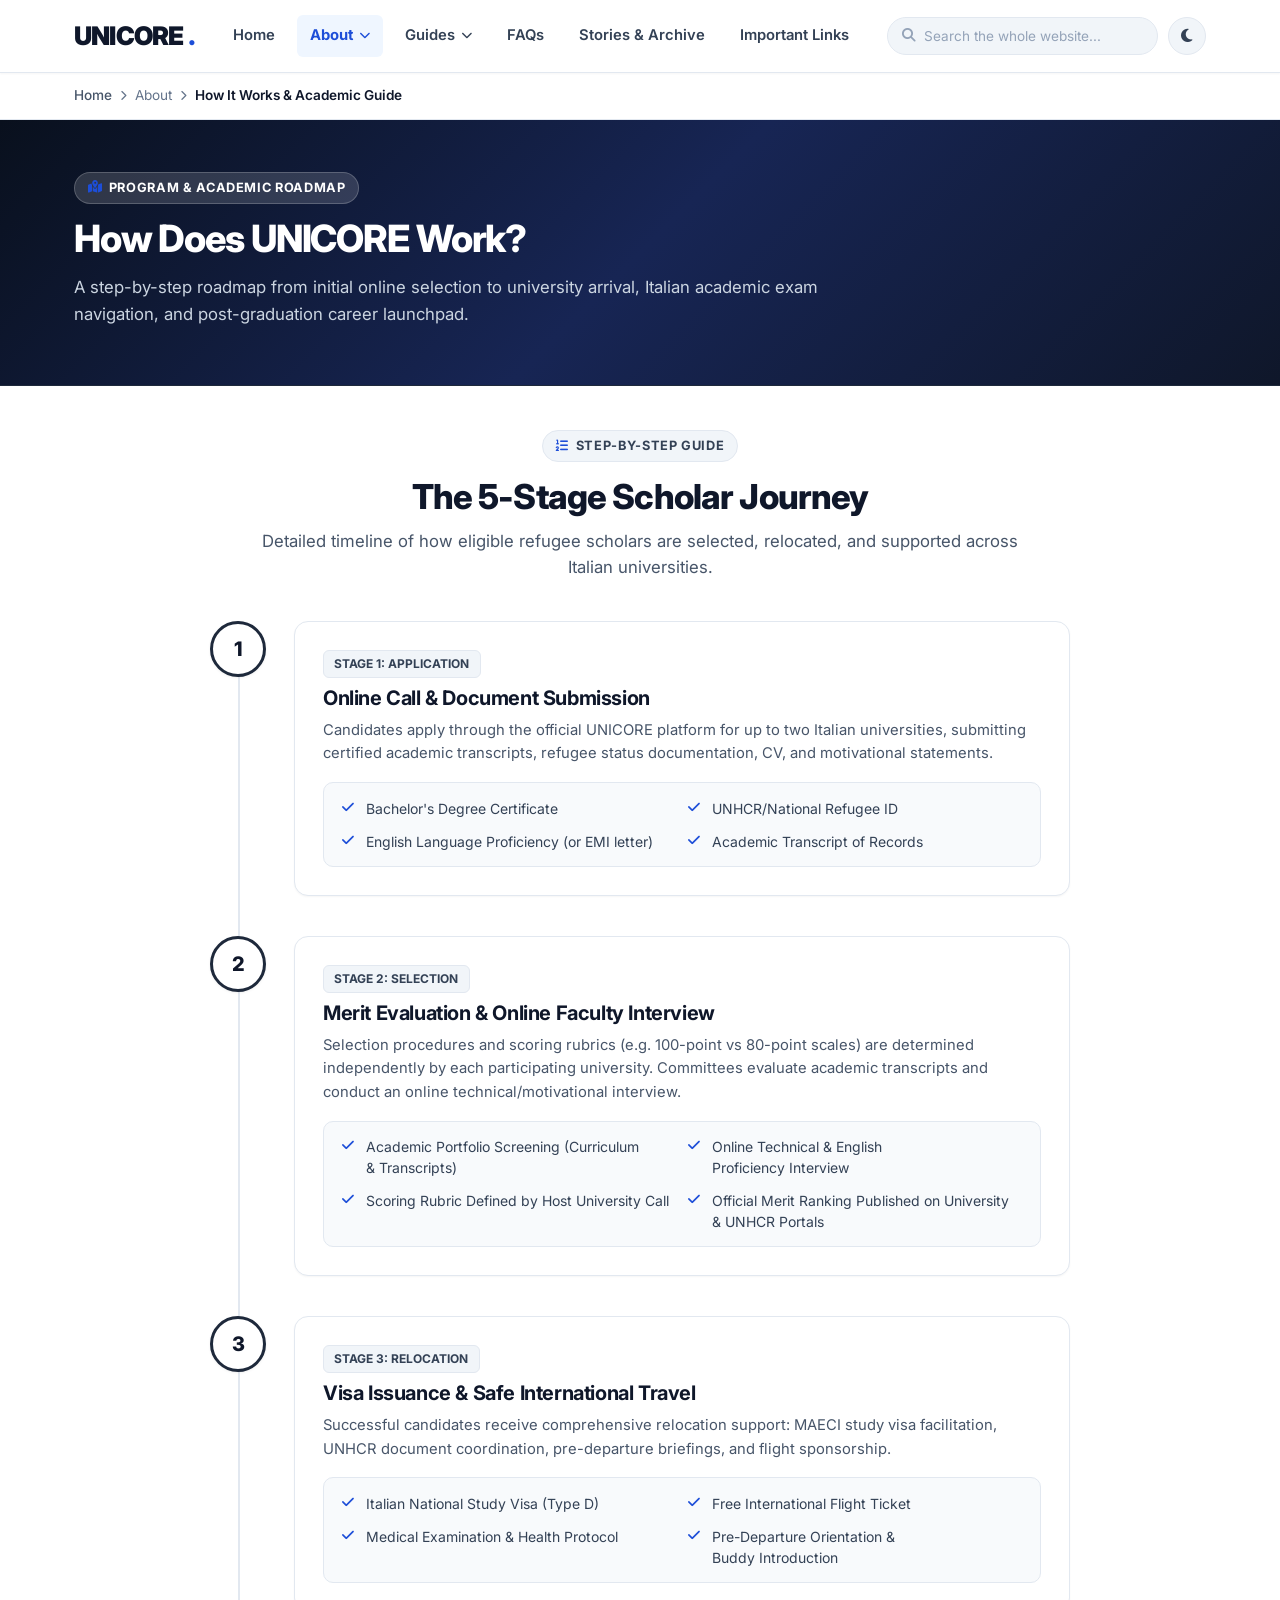
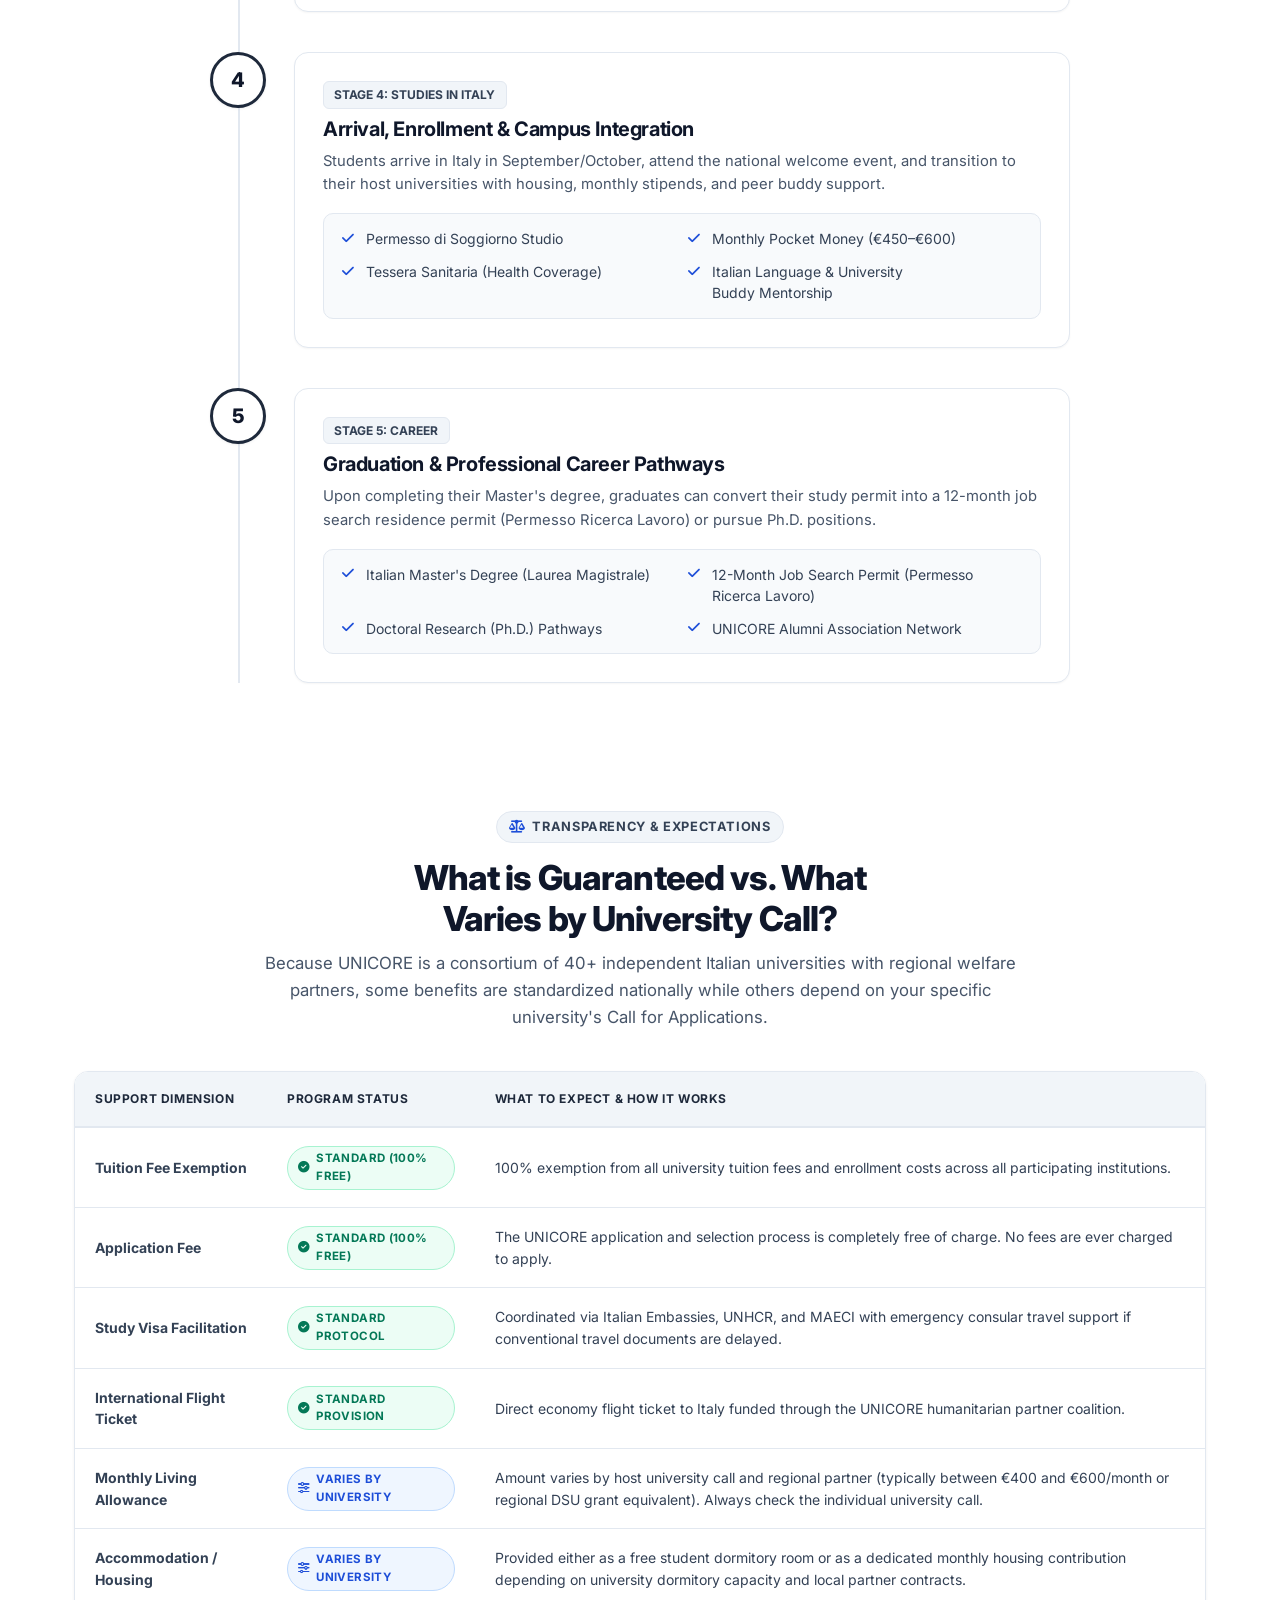
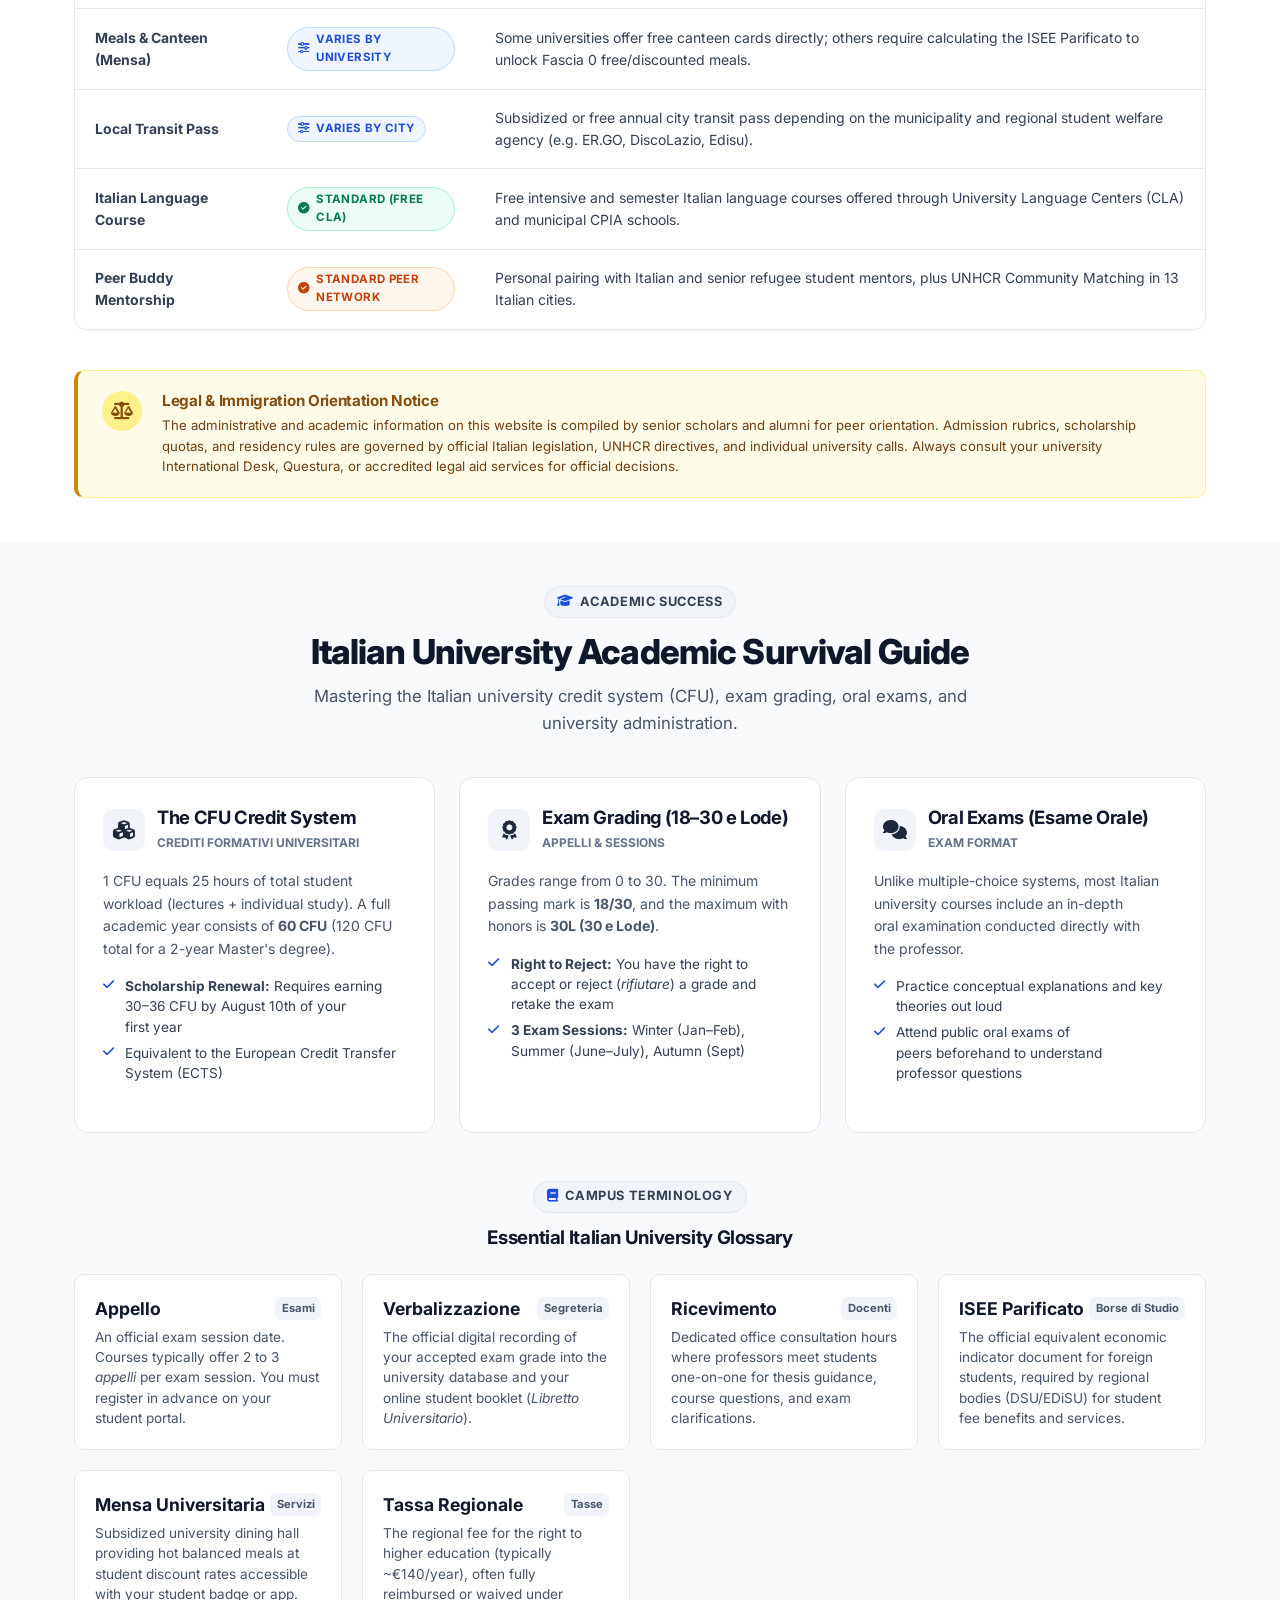
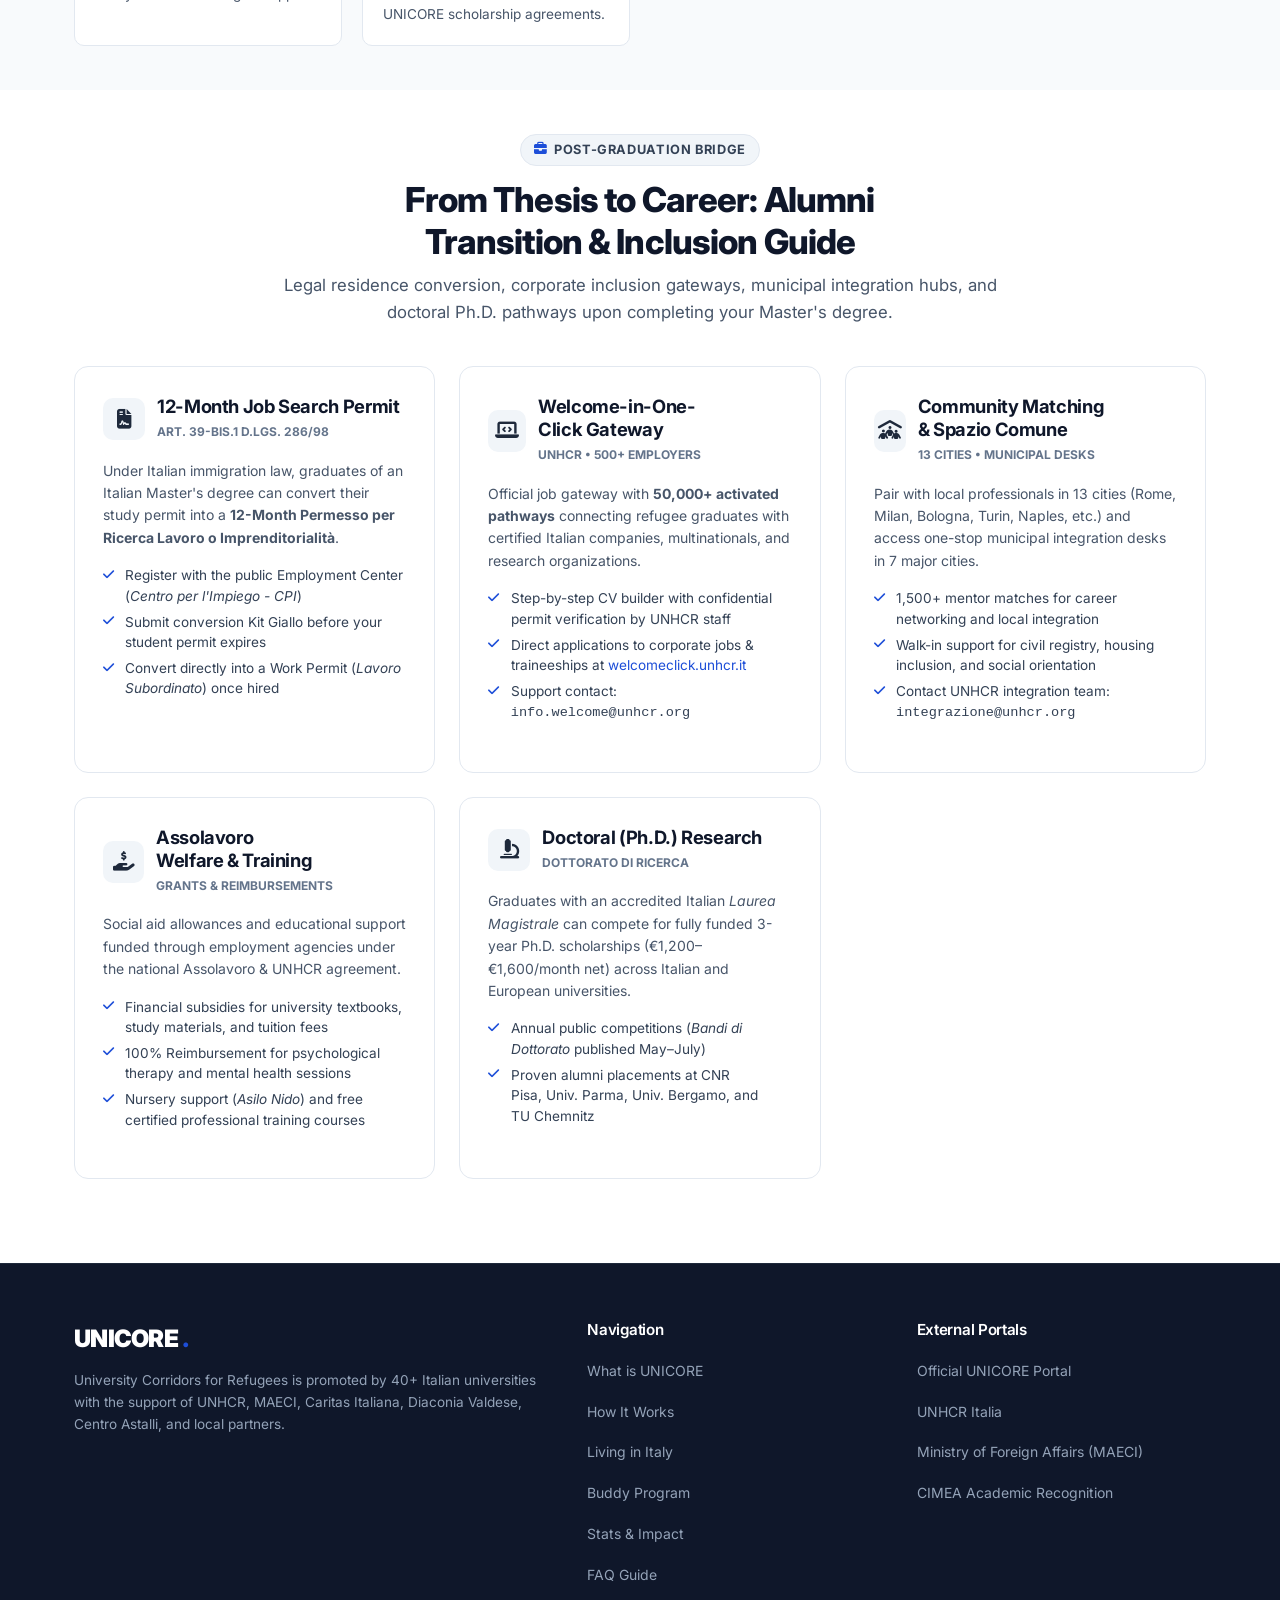
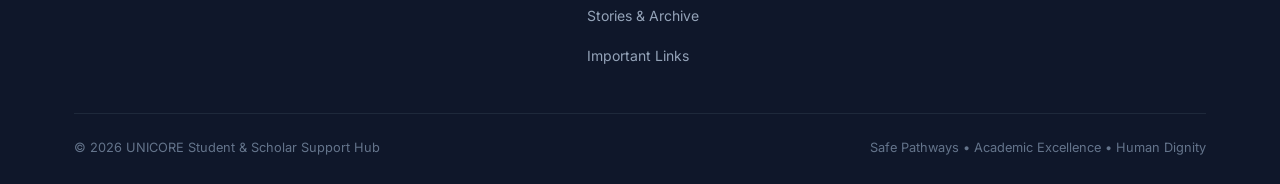
<file: how-it-works.html>
<!DOCTYPE html>
<html lang="en">
<head>
  <meta charset="UTF-8">
  <meta name="viewport" content="width=device-width, initial-scale=1.0">
  <title>How UNICORE Works | Scholar Roadmap & Academic Guide</title>
  
  <!-- Fonts & Icons -->
  <link rel="preconnect" href="https://fonts.googleapis.com">
  <link rel="preconnect" href="https://fonts.gstatic.com" crossorigin>
  <link href="https://fonts.googleapis.com/css2?family=Inter:wght@400;500;600;700;800;900&display=swap" rel="stylesheet">
  <link rel="stylesheet" href="https://cdnjs.cloudflare.com/ajax/libs/font-awesome/6.5.1/css/all.min.css">
  
  <link rel="stylesheet" href="css/styles.css">
</head>
<body>

  <!-- Navbar -->
  <header class="navbar">
    <div class="container">
      <a href="index.html" class="brand" aria-label="UNICORE">
        UNICORE<span class="brand-dot">.</span>
      </a>

      <nav class="nav-menu" id="navMenu" aria-label="Primary Navigation">
        <a href="index.html" class="nav-link">Home</a>
        
        <!-- About Dropdown -->
        <div class="nav-item nav-dropdown">
          <a href="about.html" class="nav-link dropdown-trigger active">
            About <i class="fa-solid fa-chevron-down" style="font-size: 0.7rem;"></i>
          </a>
          <div class="dropdown-menu">
            <a href="about.html" class="dropdown-link"><i class="fa-solid fa-info-circle"></i> Overview & Mission</a>
            <a href="how-it-works.html" class="dropdown-link active"><i class="fa-solid fa-route"></i> How It Works & Academics</a>
            <a href="progress-stats.html" class="dropdown-link"><i class="fa-solid fa-chart-simple"></i> Stats & Impact</a>
          </div>
        </div>

        <!-- Guides Dropdown -->
        <div class="nav-item nav-dropdown">
          <a href="living-in-italy.html" class="nav-link dropdown-trigger">
            Guides <i class="fa-solid fa-chevron-down" style="font-size: 0.7rem;"></i>
          </a>
          <div class="dropdown-menu">
            <a href="first-30-days.html" class="dropdown-link" style="color: var(--primary); font-weight: 700;"><i class="fa-solid fa-person-walking-luggage"></i> First 30 Days with Yohannes (New!)</a>
            <a href="living-in-italy.html" class="dropdown-link"><i class="fa-solid fa-passport"></i> Living in Italy & Documents</a>
            <a href="buddy-program.html" class="dropdown-link"><i class="fa-solid fa-people-arrows"></i> Buddy Mentorship Program</a>
          </div>
        </div>

        <a href="faq.html" class="nav-link">FAQs</a>
        <a href="stories-archive.html" class="nav-link">Stories & Archive</a>
        <a href="important-links.html" class="nav-link">Important Links</a>
      </nav>

            <div class="nav-actions">
        <div class="nav-search-wrapper" id="navSearchWrapper">
          <button type="button" class="mobile-search-toggle-btn" id="mobileSearchToggle" aria-label="Open search">
            <i class="fa-solid fa-magnifying-glass"></i>
          </button>
          <div class="nav-search-box">
            <i class="fa-solid fa-magnifying-glass nav-search-icon"></i>
            <input type="text" id="siteSearchInput" class="nav-search-input" placeholder="Search the whole website..." autocomplete="off" aria-label="Search the whole website">
            <button type="button" id="clearSearchBtn" class="search-clear-btn" aria-label="Clear search" style="display: none;">
              <i class="fa-solid fa-xmark"></i>
            </button>
          </div>
          <div class="search-dropdown-panel" id="siteSearchResults" style="display: none;"></div>
        </div>
<button class="theme-toggle-btn" aria-label="Switch between light and dark mode">
          <i class="fa-solid fa-moon"></i>
        </button>

        <button class="nav-toggle" id="navToggle" aria-label="Toggle navigation menu" aria-expanded="false">
          <i class="fa-solid fa-bars"></i>
        </button>
      </div>
    </div>
  </header>

  <!-- Breadcrumbs -->
  <div class="breadcrumbs-bar">
    <div class="container">
      <div class="breadcrumbs">
        <a href="index.html">Home</a>
        <i class="fa-solid fa-chevron-right" style="font-size: 0.65rem;"></i>
        <span>About</span>
        <i class="fa-solid fa-chevron-right" style="font-size: 0.65rem;"></i>
        <span class="current">How It Works & Academic Guide</span>
      </div>
    </div>
  </div>

  <!-- Page Hero -->
  <section class="page-hero">
    <div class="container">
      <div class="page-hero-content">
        <span class="section-badge" style="background: rgba(255,255,255,0.15); color: #fff; border-color: rgba(255,255,255,0.2);">
          <i class="fa-solid fa-map-location-dot"></i> Program & Academic Roadmap
        </span>
        <h1>How Does UNICORE Work?</h1>
        <p>
          A step-by-step roadmap from initial online selection to university arrival, Italian academic exam navigation, and post-graduation career launchpad.
        </p>
      </div>
    </div>
  </section>

  <!-- Section 1: Five Stage Journey -->
  <section class="section bg-white">
    <div class="container">
      <div class="section-header">
        <span class="section-badge"><i class="fa-solid fa-list-ol"></i> Step-by-Step Guide</span>
        <h2>The 5-Stage Scholar Journey</h2>
        <p>
          Detailed timeline of how eligible refugee scholars are selected, relocated, and supported across Italian universities.
        </p>
      </div>

      <div class="journey-timeline">

        <!-- Stage 1 -->
        <div class="journey-step">
          <div class="step-marker">1</div>
          <div class="step-card">
            <div class="step-meta">
              <span class="step-timeline-tag">Stage 1: Application</span>
            </div>
            <h3>Online Call & Document Submission</h3>
            <p>
              Candidates apply through the official UNICORE platform for up to two Italian universities, submitting certified academic transcripts, refugee status documentation, CV, and motivational statements.
            </p>
            <ul class="step-checklist">
              <li><i class="fa-solid fa-check" style="color: var(--primary);"></i> Bachelor's Degree Certificate</li>
              <li><i class="fa-solid fa-check" style="color: var(--primary);"></i> UNHCR/National Refugee ID</li>
              <li><i class="fa-solid fa-check" style="color: var(--primary);"></i> English Language Proficiency (or EMI letter)</li>
              <li><i class="fa-solid fa-check" style="color: var(--primary);"></i> Academic Transcript of Records</li>
            </ul>
          </div>
        </div>

        <!-- Stage 2 -->
        <div class="journey-step">
          <div class="step-marker">2</div>
          <div class="step-card">
            <div class="step-meta">
              <span class="step-timeline-tag">Stage 2: Selection</span>
            </div>
            <h3>Merit Evaluation & Online Faculty Interview</h3>
            <p>
              Selection procedures and scoring rubrics (e.g. 100-point vs 80-point scales) are determined independently by each participating university. Committees evaluate academic transcripts and conduct an online technical/motivational interview.
            </p>
            <ul class="step-checklist">
              <li><i class="fa-solid fa-check" style="color: var(--primary);"></i> Academic Portfolio Screening (Curriculum & Transcripts)</li>
              <li><i class="fa-solid fa-check" style="color: var(--primary);"></i> Online Technical & English Proficiency Interview</li>
              <li><i class="fa-solid fa-check" style="color: var(--primary);"></i> Scoring Rubric Defined by Host University Call</li>
              <li><i class="fa-solid fa-check" style="color: var(--primary);"></i> Official Merit Ranking Published on University & UNHCR Portals</li>
            </ul>
          </div>
        </div>

        <!-- Stage 3 -->
        <div class="journey-step">
          <div class="step-marker">3</div>
          <div class="step-card">
            <div class="step-meta">
              <span class="step-timeline-tag">Stage 3: Relocation</span>
            </div>
            <h3>Visa Issuance & Safe International Travel</h3>
            <p>
              Successful candidates receive comprehensive relocation support: MAECI study visa facilitation, UNHCR document coordination, pre-departure briefings, and flight sponsorship.
            </p>
            <ul class="step-checklist">
              <li><i class="fa-solid fa-check" style="color: var(--primary);"></i> Italian National Study Visa (Type D)</li>
              <li><i class="fa-solid fa-check" style="color: var(--primary);"></i> Free International Flight Ticket</li>
              <li><i class="fa-solid fa-check" style="color: var(--primary);"></i> Medical Examination & Health Protocol</li>
              <li><i class="fa-solid fa-check" style="color: var(--primary);"></i> Pre-Departure Orientation & Buddy Introduction</li>
            </ul>
          </div>
        </div>

        <!-- Stage 4 -->
        <div class="journey-step">
          <div class="step-marker">4</div>
          <div class="step-card">
            <div class="step-meta">
              <span class="step-timeline-tag">Stage 4: Studies in Italy</span>
            </div>
            <h3>Arrival, Enrollment & Campus Integration</h3>
            <p>
              Students arrive in Italy in September/October, attend the national welcome event, and transition to their host universities with housing, monthly stipends, and peer buddy support.
            </p>
            <ul class="step-checklist">
              <li><i class="fa-solid fa-check" style="color: var(--primary);"></i> Permesso di Soggiorno Studio</li>
              <li><i class="fa-solid fa-check" style="color: var(--primary);"></i> Monthly Pocket Money (€450–€600)</li>
              <li><i class="fa-solid fa-check" style="color: var(--primary);"></i> Tessera Sanitaria (Health Coverage)</li>
              <li><i class="fa-solid fa-check" style="color: var(--primary);"></i> Italian Language & University Buddy Mentorship</li>
            </ul>
          </div>
        </div>

        <!-- Stage 5 -->
        <div class="journey-step">
          <div class="step-marker">5</div>
          <div class="step-card">
            <div class="step-meta">
              <span class="step-timeline-tag">Stage 5: Career</span>
            </div>
            <h3>Graduation & Professional Career Pathways</h3>
            <p>
              Upon completing their Master's degree, graduates can convert their study permit into a 12-month job search residence permit (Permesso Ricerca Lavoro) or pursue Ph.D. positions.
            </p>
            <ul class="step-checklist">
              <li><i class="fa-solid fa-check" style="color: var(--primary);"></i> Italian Master's Degree (Laurea Magistrale)</li>
              <li><i class="fa-solid fa-check" style="color: var(--primary);"></i> 12-Month Job Search Permit (Permesso Ricerca Lavoro)</li>
              <li><i class="fa-solid fa-check" style="color: var(--primary);"></i> Doctoral Research (Ph.D.) Pathways</li>
              <li><i class="fa-solid fa-check" style="color: var(--primary);"></i> UNICORE Alumni Association Network</li>
            </ul>
          </div>
        </div>

      </div>
    </div>
  </section>

  <!-- Section: What is Standard vs What Varies -->
  <section class="section bg-white" id="benefits-matrix">
    <div class="container">
      <div class="section-header">
        <span class="section-badge"><i class="fa-solid fa-scale-balanced"></i> Transparency & Expectations</span>
        <h2>What is Guaranteed vs. What Varies by University Call?</h2>
        <p>
          Because UNICORE is a consortium of 40+ independent Italian universities with regional welfare partners, some benefits are standardized nationally while others depend on your specific university's Call for Applications.
        </p>
      </div>

      <div class="table-responsive">
        <table class="guarantee-table">
          <thead>
            <tr>
              <th>Support Dimension</th>
              <th>Program Status</th>
              <th>What to Expect & How it Works</th>
            </tr>
          </thead>
          <tbody>
            <tr>
              <td><strong>Tuition Fee Exemption</strong></td>
              <td><span class="trust-badge-official"><i class="fa-solid fa-circle-check"></i> Standard (100% Free)</span></td>
              <td>100% exemption from all university tuition fees and enrollment costs across all participating institutions.</td>
            </tr>
            <tr>
              <td><strong>Application Fee</strong></td>
              <td><span class="trust-badge-official"><i class="fa-solid fa-circle-check"></i> Standard (100% Free)</span></td>
              <td>The UNICORE application and selection process is completely free of charge. No fees are ever charged to apply.</td>
            </tr>
            <tr>
              <td><strong>Study Visa Facilitation</strong></td>
              <td><span class="trust-badge-official"><i class="fa-solid fa-circle-check"></i> Standard Protocol</span></td>
              <td>Coordinated via Italian Embassies, UNHCR, and MAECI with emergency consular travel support if conventional travel documents are delayed.</td>
            </tr>
            <tr>
              <td><strong>International Flight Ticket</strong></td>
              <td><span class="trust-badge-official"><i class="fa-solid fa-circle-check"></i> Standard Provision</span></td>
              <td>Direct economy flight ticket to Italy funded through the UNICORE humanitarian partner coalition.</td>
            </tr>
            <tr>
              <td><strong>Monthly Living Allowance</strong></td>
              <td><span class="trust-badge-verified"><i class="fa-solid fa-sliders"></i> Varies by University</span></td>
              <td>Amount varies by host university call and regional partner (typically between €400 and €600/month or regional DSU grant equivalent). Always check the individual university call.</td>
            </tr>
            <tr>
              <td><strong>Accommodation / Housing</strong></td>
              <td><span class="trust-badge-verified"><i class="fa-solid fa-sliders"></i> Varies by University</span></td>
              <td>Provided either as a free student dormitory room or as a dedicated monthly housing contribution depending on university dormitory capacity and local partner contracts.</td>
            </tr>
            <tr>
              <td><strong>Meals & Canteen (Mensa)</strong></td>
              <td><span class="trust-badge-verified"><i class="fa-solid fa-sliders"></i> Varies by University</span></td>
              <td>Some universities offer free canteen cards directly; others require calculating the ISEE Parificato to unlock Fascia 0 free/discounted meals.</td>
            </tr>
            <tr>
              <td><strong>Local Transit Pass</strong></td>
              <td><span class="trust-badge-verified"><i class="fa-solid fa-sliders"></i> Varies by City</span></td>
              <td>Subsidized or free annual city transit pass depending on the municipality and regional student welfare agency (e.g. ER.GO, DiscoLazio, Edisu).</td>
            </tr>
            <tr>
              <td><strong>Italian Language Course</strong></td>
              <td><span class="trust-badge-official"><i class="fa-solid fa-circle-check"></i> Standard (Free CLA)</span></td>
              <td>Free intensive and semester Italian language courses offered through University Language Centers (CLA) and municipal CPIA schools.</td>
            </tr>
            <tr>
              <td><strong>Peer Buddy Mentorship</strong></td>
              <td><span class="trust-badge-community"><i class="fa-solid fa-circle-check"></i> Standard Peer Network</span></td>
              <td>Personal pairing with Italian and senior refugee student mentors, plus UNHCR Community Matching in 13 Italian cities.</td>
            </tr>
          </tbody>
        </table>
      </div>

      <!-- Legal Orientation Disclaimer Box -->
      <div class="legal-disclaimer-card" style="margin-top: 2.5rem;">
        <div class="legal-disclaimer-icon"><i class="fa-solid fa-scale-balanced"></i></div>
        <div class="legal-disclaimer-content">
          <h4>Legal & Immigration Orientation Notice</h4>
          <p>
            The administrative and academic information on this website is compiled by senior scholars and alumni for peer orientation. Admission rubrics, scholarship quotas, and residency rules are governed by official Italian legislation, UNHCR directives, and individual university calls. Always consult your university International Desk, Questura, or accredited legal aid services for official decisions.
          </p>
        </div>
      </div>
    </div>
  </section>

  <!-- Section 2: Italian University Academic Survival Guide -->
  <section class="section bg-light">
    <div class="container">
      <div class="section-header">
        <span class="section-badge"><i class="fa-solid fa-graduation-cap"></i> Academic Success</span>
        <h2>Italian University Academic Survival Guide</h2>
        <p>
          Mastering the Italian university credit system (CFU), exam grading, oral exams, and university administration.
        </p>
      </div>

      <div class="survival-grid">

        <!-- CFU System -->
        <div class="survival-card">
          <div class="survival-card-header">
            <div class="survival-card-icon"><i class="fa-solid fa-cubes"></i></div>
            <div>
              <h4 style="margin: 0; font-size: 1.15rem;">The CFU Credit System</h4>
              <span style="font-size: 0.75rem; color: var(--slate-500); font-weight: 700;">CREDITI FORMATIVI UNIVERSITARI</span>
            </div>
          </div>
          <p style="font-size: 0.875rem; color: var(--slate-600); margin-bottom: 1rem;">
            1 CFU equals 25 hours of total student workload (lectures + individual study). A full academic year consists of <strong>60 CFU</strong> (120 CFU total for a 2-year Master's degree).
          </p>
          <ul class="link-features-list">
            <li><i class="fa-solid fa-check"></i> <strong>Scholarship Renewal:</strong> Requires earning 30–36 CFU by August 10th of your first year</li>
            <li><i class="fa-solid fa-check"></i> Equivalent to the European Credit Transfer System (ECTS)</li>
          </ul>
        </div>

        <!-- Grading & Appelli -->
        <div class="survival-card">
          <div class="survival-card-header">
            <div class="survival-card-icon"><i class="fa-solid fa-award"></i></div>
            <div>
              <h4 style="margin: 0; font-size: 1.15rem;">Exam Grading (18–30 e Lode)</h4>
              <span style="font-size: 0.75rem; color: var(--slate-500); font-weight: 700;">APPELLI & SESSIONS</span>
            </div>
          </div>
          <p style="font-size: 0.875rem; color: var(--slate-600); margin-bottom: 1rem;">
            Grades range from 0 to 30. The minimum passing mark is <strong>18/30</strong>, and the maximum with honors is <strong>30L (30 e Lode)</strong>.
          </p>
          <ul class="link-features-list">
            <li><i class="fa-solid fa-check"></i> <strong>Right to Reject:</strong> You have the right to accept or reject (<em>rifiutare</em>) a grade and retake the exam</li>
            <li><i class="fa-solid fa-check"></i> <strong>3 Exam Sessions:</strong> Winter (Jan–Feb), Summer (June–July), Autumn (Sept)</li>
          </ul>
        </div>

        <!-- Oral Exams -->
        <div class="survival-card">
          <div class="survival-card-header">
            <div class="survival-card-icon"><i class="fa-solid fa-comments"></i></div>
            <div>
              <h4 style="margin: 0; font-size: 1.15rem;">Oral Exams (Esame Orale)</h4>
              <span style="font-size: 0.75rem; color: var(--slate-500); font-weight: 700;">EXAM FORMAT</span>
            </div>
          </div>
          <p style="font-size: 0.875rem; color: var(--slate-600); margin-bottom: 1rem;">
            Unlike multiple-choice systems, most Italian university courses include an in-depth oral examination conducted directly with the professor.
          </p>
          <ul class="link-features-list">
            <li><i class="fa-solid fa-check"></i> Practice conceptual explanations and key theories out loud</li>
            <li><i class="fa-solid fa-check"></i> Attend public oral exams of peers beforehand to understand professor questions</li>
          </ul>
        </div>

      </div>

      <!-- Italian University Glossary -->
      <div class="section-header" style="margin-top: 3rem; margin-bottom: 1.5rem;">
        <span class="section-badge"><i class="fa-solid fa-book"></i> Campus Terminology</span>
        <h3>Essential Italian University Glossary</h3>
      </div>

      <div class="glossary-grid">

        <div class="glossary-card">
          <div class="glossary-term">
            <span>Appello</span>
            <span class="glossary-category-badge">Esami</span>
          </div>
          <div class="glossary-meaning">
            An official exam session date. Courses typically offer 2 to 3 <em>appelli</em> per exam session. You must register in advance on your student portal.
          </div>
        </div>

        <div class="glossary-card">
          <div class="glossary-term">
            <span>Verbalizzazione</span>
            <span class="glossary-category-badge">Segreteria</span>
          </div>
          <div class="glossary-meaning">
            The official digital recording of your accepted exam grade into the university database and your online student booklet (<em>Libretto Universitario</em>).
          </div>
        </div>

        <div class="glossary-card">
          <div class="glossary-term">
            <span>Ricevimento</span>
            <span class="glossary-category-badge">Docenti</span>
          </div>
          <div class="glossary-meaning">
            Dedicated office consultation hours where professors meet students one-on-one for thesis guidance, course questions, and exam clarifications.
          </div>
        </div>

        <div class="glossary-card">
          <div class="glossary-term">
            <span>ISEE Parificato</span>
            <span class="glossary-category-badge">Borse di Studio</span>
          </div>
          <div class="glossary-meaning">
            The official equivalent economic indicator document for foreign students, required by regional bodies (DSU/EDiSU) for student fee benefits and services.
          </div>
        </div>

        <div class="glossary-card">
          <div class="glossary-term">
            <span>Mensa Universitaria</span>
            <span class="glossary-category-badge">Servizi</span>
          </div>
          <div class="glossary-meaning">
            Subsidized university dining hall providing hot balanced meals at student discount rates accessible with your student badge or app.
          </div>
        </div>

        <div class="glossary-card">
          <div class="glossary-term">
            <span>Tassa Regionale</span>
            <span class="glossary-category-badge">Tasse</span>
          </div>
          <div class="glossary-meaning">
            The regional fee for the right to higher education (typically ~€140/year), often fully reimbursed or waived under UNICORE scholarship agreements.
          </div>
        </div>

      </div>

    </div>
  </section>

  <!-- Section 3: From Thesis to Career (Alumni Launchpad) -->
  <section class="section bg-white" id="career">
    <div class="container">
      <div class="section-header">
        <span class="section-badge"><i class="fa-solid fa-briefcase"></i> Post-Graduation Bridge</span>
        <h2>From Thesis to Career: Alumni Transition & Inclusion Guide</h2>
        <p>
          Legal residence conversion, corporate inclusion gateways, municipal integration hubs, and doctoral Ph.D. pathways upon completing your Master's degree.
        </p>
      </div>

      <div class="survival-grid">

        <!-- Permesso Ricerca Lavoro -->
        <div class="survival-card">
          <div class="survival-card-header">
            <div class="survival-card-icon"><i class="fa-solid fa-file-contract"></i></div>
            <div>
              <h4 style="margin: 0; font-size: 1.15rem;">12-Month Job Search Permit</h4>
              <span style="font-size: 0.75rem; color: var(--slate-500); font-weight: 700;">ART. 39-BIS.1 D.LGS. 286/98</span>
            </div>
          </div>
          <p style="font-size: 0.875rem; color: var(--slate-600); margin-bottom: 1rem;">
            Under Italian immigration law, graduates of an Italian Master's degree can convert their study permit into a <strong>12-Month Permesso per Ricerca Lavoro o Imprenditorialità</strong>.
          </p>
          <ul class="link-features-list">
            <li><i class="fa-solid fa-check"></i> Register with the public Employment Center (<em>Centro per l'Impiego - CPI</em>)</li>
            <li><i class="fa-solid fa-check"></i> Submit conversion Kit Giallo before your student permit expires</li>
            <li><i class="fa-solid fa-check"></i> Convert directly into a Work Permit (<em>Lavoro Subordinato</em>) once hired</li>
          </ul>
        </div>

        <!-- Welcome-in-One-Click Platform -->
        <div class="survival-card">
          <div class="survival-card-header">
            <div class="survival-card-icon"><i class="fa-solid fa-laptop-code"></i></div>
            <div>
              <h4 style="margin: 0; font-size: 1.15rem;">Welcome-in-One-Click Gateway</h4>
              <span style="font-size: 0.75rem; color: var(--slate-500); font-weight: 700;">UNHCR &bull; 500+ EMPLOYERS</span>
            </div>
          </div>
          <p style="font-size: 0.875rem; color: var(--slate-600); margin-bottom: 1rem;">
            Official job gateway with <strong>50,000+ activated pathways</strong> connecting refugee graduates with certified Italian companies, multinationals, and research organizations.
          </p>
          <ul class="link-features-list">
            <li><i class="fa-solid fa-check"></i> Step-by-step CV builder with confidential permit verification by UNHCR staff</li>
            <li><i class="fa-solid fa-check"></i> Direct applications to corporate jobs & traineeships at <a href="https://welcomeclick.unhcr.it/" target="_blank" rel="noopener noreferrer">welcomeclick.unhcr.it</a></li>
            <li><i class="fa-solid fa-check"></i> Support contact: <code>info.welcome@unhcr.org</code></li>
          </ul>
        </div>

        <!-- Community Matching & Spazio Comune -->
        <div class="survival-card">
          <div class="survival-card-header">
            <div class="survival-card-icon"><i class="fa-solid fa-people-roof"></i></div>
            <div>
              <h4 style="margin: 0; font-size: 1.15rem;">Community Matching & Spazio Comune</h4>
              <span style="font-size: 0.75rem; color: var(--slate-500); font-weight: 700;">13 CITIES &bull; MUNICIPAL DESKS</span>
            </div>
          </div>
          <p style="font-size: 0.875rem; color: var(--slate-600); margin-bottom: 1rem;">
            Pair with local professionals in 13 cities (Rome, Milan, Bologna, Turin, Naples, etc.) and access one-stop municipal integration desks in 7 major cities.
          </p>
          <ul class="link-features-list">
            <li><i class="fa-solid fa-check"></i> 1,500+ mentor matches for career networking and local integration</li>
            <li><i class="fa-solid fa-check"></i> Walk-in support for civil registry, housing inclusion, and social orientation</li>
            <li><i class="fa-solid fa-check"></i> Contact UNHCR integration team: <code>integrazione@unhcr.org</code></li>
          </ul>
        </div>

        <!-- Assolavoro Welfare Grants -->
        <div class="survival-card">
          <div class="survival-card-header">
            <div class="survival-card-icon"><i class="fa-solid fa-hand-holding-dollar"></i></div>
            <div>
              <h4 style="margin: 0; font-size: 1.15rem;">Assolavoro Welfare & Training</h4>
              <span style="font-size: 0.75rem; color: var(--slate-500); font-weight: 700;">GRANTS & REIMBURSEMENTS</span>
            </div>
          </div>
          <p style="font-size: 0.875rem; color: var(--slate-600); margin-bottom: 1rem;">
            Social aid allowances and educational support funded through employment agencies under the national Assolavoro & UNHCR agreement.
          </p>
          <ul class="link-features-list">
            <li><i class="fa-solid fa-check"></i> Financial subsidies for university textbooks, study materials, and tuition fees</li>
            <li><i class="fa-solid fa-check"></i> 100% Reimbursement for psychological therapy and mental health sessions</li>
            <li><i class="fa-solid fa-check"></i> Nursery support (<em>Asilo Nido</em>) and free certified professional training courses</li>
          </ul>
        </div>

        <!-- Ph.D. Doctoral Roadmap -->
        <div class="survival-card">
          <div class="survival-card-header">
            <div class="survival-card-icon"><i class="fa-solid fa-microscope"></i></div>
            <div>
              <h4 style="margin: 0; font-size: 1.15rem;">Doctoral (Ph.D.) Research</h4>
              <span style="font-size: 0.75rem; color: var(--slate-500); font-weight: 700;">DOTTORATO DI RICERCA</span>
            </div>
          </div>
          <p style="font-size: 0.875rem; color: var(--slate-600); margin-bottom: 1rem;">
            Graduates with an accredited Italian <em>Laurea Magistrale</em> can compete for fully funded 3-year Ph.D. scholarships (€1,200–€1,600/month net) across Italian and European universities.
          </p>
          <ul class="link-features-list">
            <li><i class="fa-solid fa-check"></i> Annual public competitions (<em>Bandi di Dottorato</em> published May–July)</li>
            <li><i class="fa-solid fa-check"></i> Proven alumni placements at CNR Pisa, Univ. Parma, Univ. Bergamo, and TU Chemnitz</li>
          </ul>
        </div>

      </div>

    </div>
  </section>

  <!-- Footer -->
  <footer class="footer">
    <div class="container">
      <div class="footer-grid">
        <div class="footer-brand">
          <div class="brand">UNICORE<span class="brand-dot">.</span></div>
          <p>
            University Corridors for Refugees is promoted by 40+ Italian universities with the support of UNHCR, MAECI, Caritas Italiana, Diaconia Valdese, Centro Astalli, and local partners.
          </p>
        </div>

        <div class="footer-col">
          <h4>Navigation</h4>
          <ul class="footer-links">
            <li><a href="about.html">What is UNICORE</a></li>
            <li><a href="how-it-works.html">How It Works</a></li>
            <li><a href="living-in-italy.html">Living in Italy</a></li>
            <li><a href="buddy-program.html">Buddy Program</a></li>
            <li><a href="progress-stats.html">Stats & Impact</a></li>
            <li><a href="faq.html">FAQ Guide</a></li>
            <li><a href="stories-archive.html">Stories & Archive</a></li>
            <li><a href="important-links.html">Important Links</a></li>
          </ul>
        </div>

        <div class="footer-col">
          <h4>External Portals</h4>
          <ul class="footer-links">
            <li><a href="https://universitycorridors.unhcr.it/" target="_blank" rel="noopener noreferrer">Official UNICORE Portal</a></li>
            <li><a href="https://www.unhcr.it/" target="_blank" rel="noopener noreferrer">UNHCR Italia</a></li>
            <li><a href="https://www.esteri.it/" target="_blank" rel="noopener noreferrer">Ministry of Foreign Affairs (MAECI)</a></li>
            <li><a href="https://www.cimea.it/" target="_blank" rel="noopener noreferrer">CIMEA Academic Recognition</a></li>
          </ul>
        </div>
      </div>

      <div class="footer-bottom">
        <div>&copy; 2026 UNICORE Student & Scholar Support Hub</div>
        <div>Safe Pathways &bull; Academic Excellence &bull; Human Dignity</div>
      </div>
    </div>
  </footer>

    
  </div>

  <script src="js/app.js"></script>
</body>
</html>
</file>
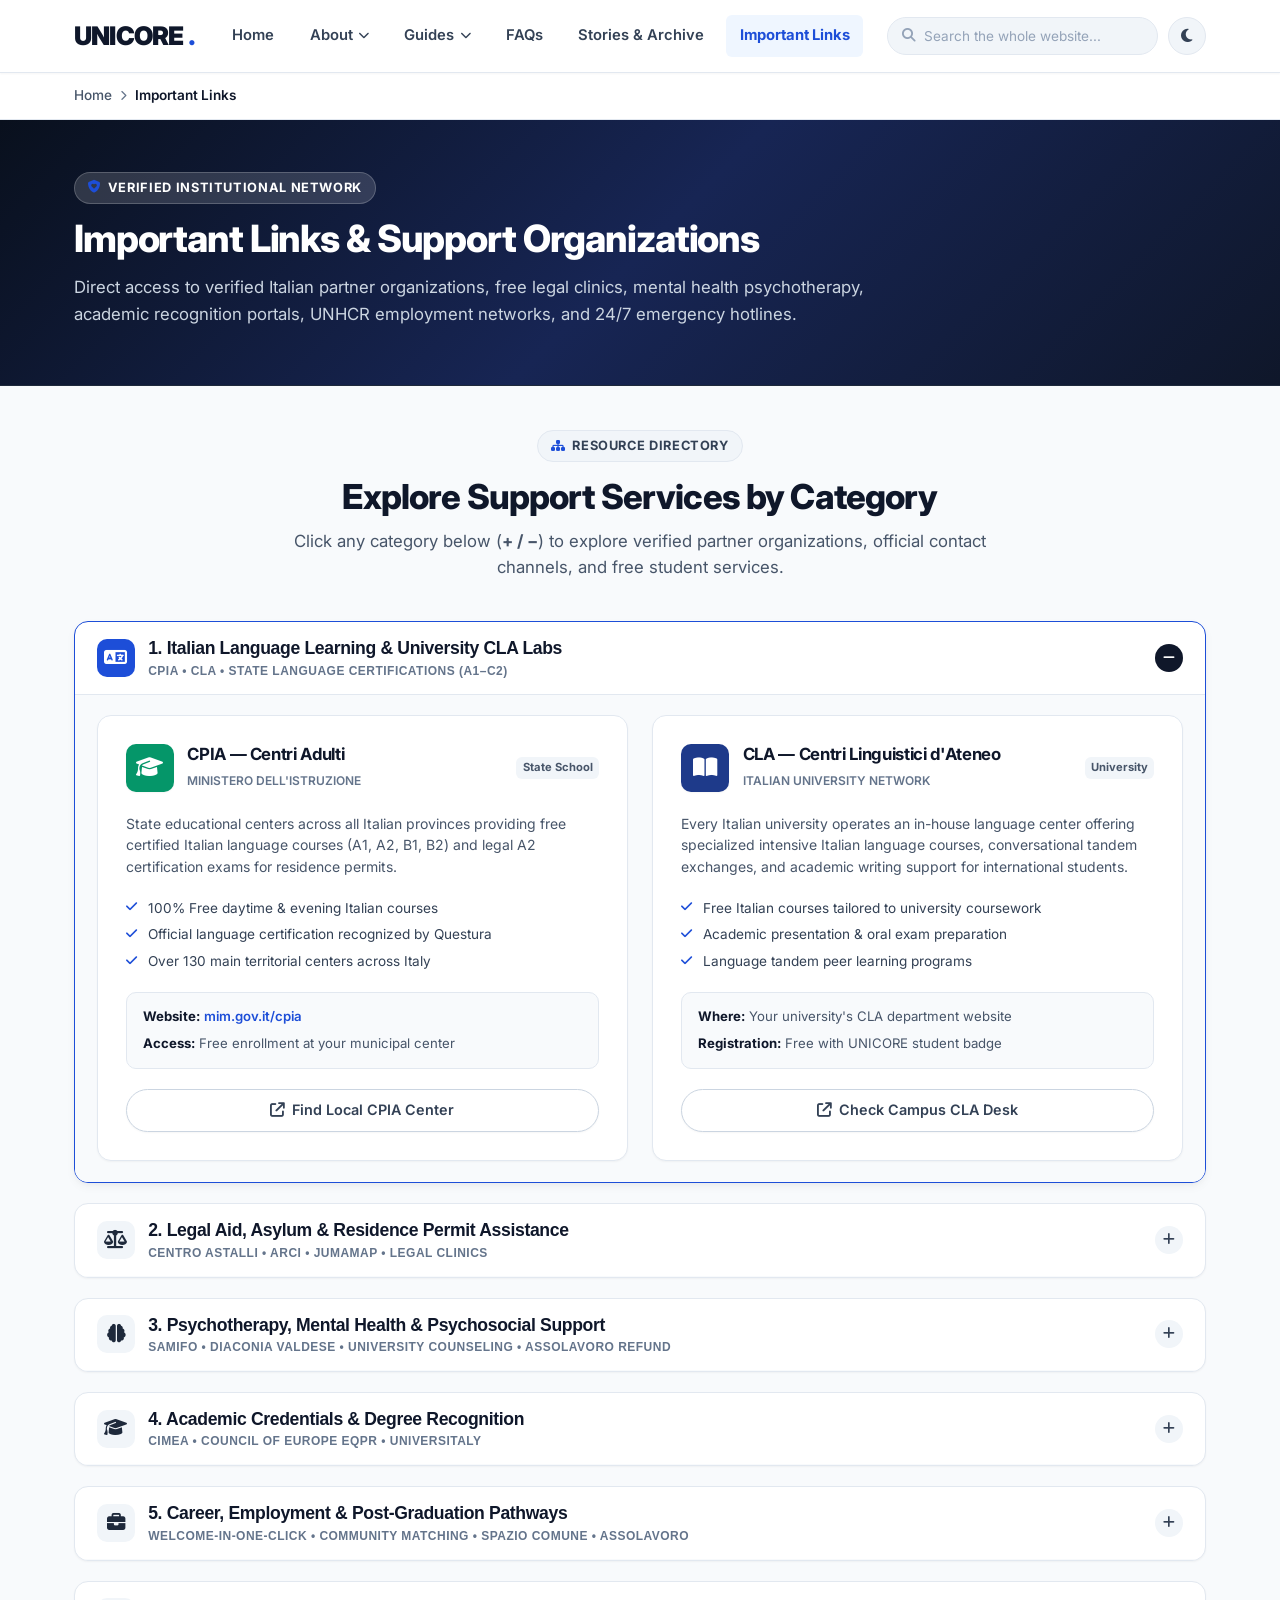
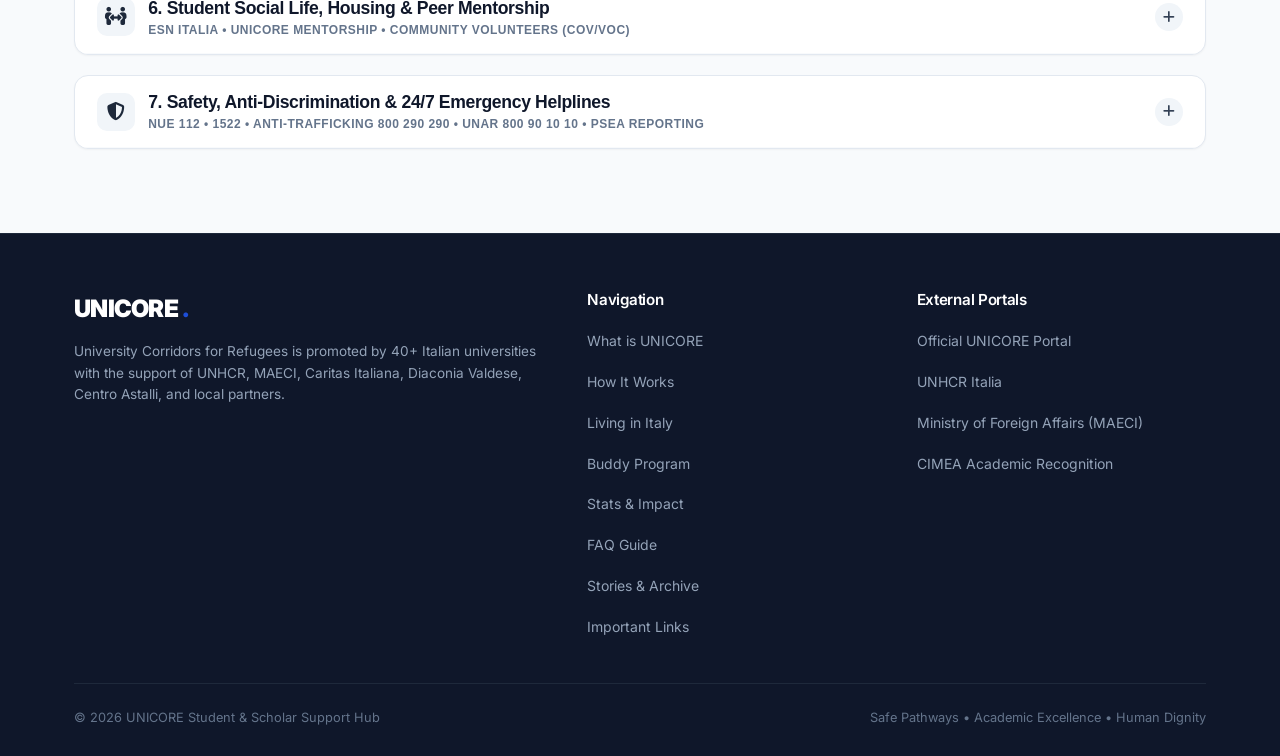
<file: important-links.html>
<!DOCTYPE html>
<html lang="en">
<head>
  <meta charset="UTF-8">
  <meta name="viewport" content="width=device-width, initial-scale=1.0">
  <title>Important Links & Institutional Support Directory | UNICORE Hub</title>
  
  <!-- Fonts & Icons -->
  <link rel="preconnect" href="https://fonts.googleapis.com">
  <link rel="preconnect" href="https://fonts.gstatic.com" crossorigin>
  <link href="https://fonts.googleapis.com/css2?family=Inter:wght@400;500;600;700;800;900&display=swap" rel="stylesheet">
  <link rel="stylesheet" href="https://cdnjs.cloudflare.com/ajax/libs/font-awesome/6.5.1/css/all.min.css">
  
  <link rel="stylesheet" href="css/styles.css">
</head>
<body>

  <!-- Navbar -->
  <header class="navbar">
    <div class="container">
      <a href="index.html" class="brand" aria-label="UNICORE">
        UNICORE<span class="brand-dot">.</span>
      </a>

      <nav class="nav-menu" id="navMenu" aria-label="Primary Navigation">
        <a href="index.html" class="nav-link">Home</a>
        
        <!-- About Dropdown -->
        <div class="nav-item nav-dropdown">
          <a href="about.html" class="nav-link dropdown-trigger">
            About <i class="fa-solid fa-chevron-down" style="font-size: 0.7rem;"></i>
          </a>
          <div class="dropdown-menu">
            <a href="about.html" class="dropdown-link"><i class="fa-solid fa-info-circle"></i> Overview & Mission</a>
            <a href="how-it-works.html" class="dropdown-link"><i class="fa-solid fa-route"></i> How It Works & Academics</a>
            <a href="progress-stats.html" class="dropdown-link"><i class="fa-solid fa-chart-simple"></i> Stats & Impact</a>
          </div>
        </div>

        <!-- Guides Dropdown -->
        <div class="nav-item nav-dropdown">
          <a href="living-in-italy.html" class="nav-link dropdown-trigger">
            Guides <i class="fa-solid fa-chevron-down" style="font-size: 0.7rem;"></i>
          </a>
          <div class="dropdown-menu">
            <a href="first-30-days.html" class="dropdown-link" style="color: var(--primary); font-weight: 700;"><i class="fa-solid fa-person-walking-luggage"></i> First 30 Days with Yohannes (New!)</a>
            <a href="living-in-italy.html" class="dropdown-link"><i class="fa-solid fa-passport"></i> Living in Italy & Documents</a>
            <a href="buddy-program.html" class="dropdown-link"><i class="fa-solid fa-people-arrows"></i> Buddy Mentorship Program</a>
          </div>
        </div>

        <a href="faq.html" class="nav-link">FAQs</a>
        <a href="stories-archive.html" class="nav-link">Stories & Archive</a>
        <a href="important-links.html" class="nav-link active">Important Links</a>
      </nav>

      <div class="nav-actions">
        <div class="nav-search-wrapper" id="navSearchWrapper">
          <button type="button" class="mobile-search-toggle-btn" id="mobileSearchToggle" aria-label="Open search">
            <i class="fa-solid fa-magnifying-glass"></i>
          </button>
          <div class="nav-search-box">
            <i class="fa-solid fa-magnifying-glass nav-search-icon"></i>
            <input type="text" id="siteSearchInput" class="nav-search-input" placeholder="Search the whole website..." autocomplete="off" aria-label="Search the whole website">
            <button type="button" id="clearSearchBtn" class="search-clear-btn" aria-label="Clear search" style="display: none;">
              <i class="fa-solid fa-xmark"></i>
            </button>
          </div>
          <div class="search-dropdown-panel" id="siteSearchResults" style="display: none;"></div>
        </div>
<button class="theme-toggle-btn" aria-label="Switch between light and dark mode">
          <i class="fa-solid fa-moon"></i>
        </button>

        <button class="nav-toggle" id="navToggle" aria-label="Toggle navigation menu" aria-expanded="false">
          <i class="fa-solid fa-bars"></i>
        </button>
      </div>
    </div>
  </header>

  <!-- Breadcrumbs -->
  <div class="breadcrumbs-bar">
    <div class="container">
      <div class="breadcrumbs">
        <a href="index.html">Home</a>
        <i class="fa-solid fa-chevron-right" style="font-size: 0.65rem;"></i>
        <span class="current">Important Links</span>
      </div>
    </div>
  </div>

  <!-- Page Hero -->
  <section class="page-hero">
    <div class="container">
      <div class="page-hero-content">
        <span class="section-badge" style="background: rgba(255,255,255,0.15); color: #fff; border-color: rgba(255,255,255,0.2);">
          <i class="fa-solid fa-shield-heart"></i> Verified Institutional Network
        </span>
        <h1>Important Links & Support Organizations</h1>
        <p>
          Direct access to verified Italian partner organizations, free legal clinics, mental health psychotherapy, academic recognition portals, UNHCR employment networks, and 24/7 emergency hotlines.
        </p>
      </div>
    </div>
  </section>

  <!-- Main Section with Accordion Dropdowns (+ / -) -->
  <section class="section bg-light">
    <div class="container">

      <!-- Section Header -->
      <div class="section-header">
        <span class="section-badge"><i class="fa-solid fa-sitemap"></i> Resource Directory</span>
        <h2>Explore Support Services by Category</h2>
        <p>
          Click any category below (<strong>+ / &minus;</strong>) to explore verified partner organizations, official contact channels, and free student services.
        </p>
      </div>

      <!-- Expandable Accordion List -->
      <div class="doc-accordion-list">

        <!-- ==================== 1. Italian Language Learning ==================== -->
        <div class="doc-accordion-item active">
          <button type="button" class="doc-accordion-header" aria-expanded="true">
            <div class="doc-header-left">
              <div class="doc-header-icon"><i class="fa-solid fa-language"></i></div>
              <div class="doc-header-titles">
                <h3>1. Italian Language Learning & University CLA Labs</h3>
                <span class="doc-header-subtitle">CPIA &bull; CLA &bull; State Language Certifications (A1–C2)</span>
              </div>
            </div>
            <div class="doc-toggle-btn"><i class="fa-solid fa-minus"></i></div>
          </button>
          
          <div class="doc-accordion-body" style="max-height: 2000px;">
            <div class="org-grid">

              <!-- Org: CPIA -->
              <div class="org-card">
                <div class="org-card-header">
                  <div class="org-logo-wrap">
                    <div class="org-logo-avatar logo-cpia">
                      <i class="fa-solid fa-graduation-cap"></i>
                    </div>
                    <div class="org-logo-meta">
                      <h4>CPIA — Centri Adulti</h4>
                      <span>Ministero dell'Istruzione</span>
                    </div>
                  </div>
                  <span class="glossary-category-badge">State School</span>
                </div>
                <div class="org-card-body">
                  <p class="org-desc">
                    State educational centers across all Italian provinces providing free certified Italian language courses (A1, A2, B1, B2) and legal A2 certification exams for residence permits.
                  </p>
                  <ul class="org-services-list">
                    <li><i class="fa-solid fa-check"></i> 100% Free daytime & evening Italian courses</li>
                    <li><i class="fa-solid fa-check"></i> Official language certification recognized by Questura</li>
                    <li><i class="fa-solid fa-check"></i> Over 130 main territorial centers across Italy</li>
                  </ul>
                  <div class="org-contact-box">
                    <div><strong>Website:</strong> <a href="https://www.mim.gov.it/cpia" target="_blank" rel="noopener noreferrer">mim.gov.it/cpia</a></div>
                    <div><strong>Access:</strong> Free enrollment at your municipal center</div>
                  </div>
                  <div class="org-card-footer">
                    <a href="https://www.mim.gov.it/cpia" target="_blank" rel="noopener noreferrer" class="btn btn-outline btn-sm" style="width: 100%;">
                      <i class="fa-solid fa-arrow-up-right-from-square"></i> Find Local CPIA Center
                    </a>
                  </div>
                </div>
              </div>

              <!-- Org: CLA University Language Centers -->
              <div class="org-card">
                <div class="org-card-header">
                  <div class="org-logo-wrap">
                    <div class="org-logo-avatar logo-cimea">
                      <i class="fa-solid fa-book-open"></i>
                    </div>
                    <div class="org-logo-meta">
                      <h4>CLA — Centri Linguistici d'Ateneo</h4>
                      <span>Italian University Network</span>
                    </div>
                  </div>
                  <span class="glossary-category-badge">University</span>
                </div>
                <div class="org-card-body">
                  <p class="org-desc">
                    Every Italian university operates an in-house language center offering specialized intensive Italian language courses, conversational tandem exchanges, and academic writing support for international students.
                  </p>
                  <ul class="org-services-list">
                    <li><i class="fa-solid fa-check"></i> Free Italian courses tailored to university coursework</li>
                    <li><i class="fa-solid fa-check"></i> Academic presentation & oral exam preparation</li>
                    <li><i class="fa-solid fa-check"></i> Language tandem peer learning programs</li>
                  </ul>
                  <div class="org-contact-box">
                    <div><strong>Where:</strong> Your university's CLA department website</div>
                    <div><strong>Registration:</strong> Free with UNICORE student badge</div>
                  </div>
                  <div class="org-card-footer">
                    <a href="https://universitycorridors.unhcr.it/" target="_blank" rel="noopener noreferrer" class="btn btn-outline btn-sm" style="width: 100%;">
                      <i class="fa-solid fa-arrow-up-right-from-square"></i> Check Campus CLA Desk
                    </a>
                  </div>
                </div>
              </div>

            </div>
          </div>
        </div>

        <!-- ==================== 2. Legal Aid & Asylum ==================== -->
        <div class="doc-accordion-item">
          <button type="button" class="doc-accordion-header" aria-expanded="false">
            <div class="doc-header-left">
              <div class="doc-header-icon"><i class="fa-solid fa-scale-balanced"></i></div>
              <div class="doc-header-titles">
                <h3>2. Legal Aid, Asylum & Residence Permit Assistance</h3>
                <span class="doc-header-subtitle">Centro Astalli &bull; ARCI &bull; JumaMap &bull; Legal Clinics</span>
              </div>
            </div>
            <div class="doc-toggle-btn"><i class="fa-solid fa-plus"></i></div>
          </button>
          
          <div class="doc-accordion-body">
            <div class="org-grid">

              <!-- Org: Centro Astalli -->
              <div class="org-card">
                <div class="org-card-header">
                  <div class="org-logo-wrap">
                    <div class="org-logo-avatar logo-astalli">
                      <i class="fa-solid fa-hands-holding-child"></i>
                    </div>
                    <div class="org-logo-meta">
                      <h4>Centro Astalli</h4>
                      <span>Jesuit Refugee Service Italy</span>
                    </div>
                  </div>
                  <span class="glossary-category-badge">Legal Clinic</span>
                </div>
                <div class="org-card-body">
                  <p class="org-desc">
                    Leading Italian humanitarian organisation providing free legal counseling, assistance with residence permit appeals, international protection status, and social orientation for refugees in Italy.
                  </p>
                  <ul class="org-services-list">
                    <li><i class="fa-solid fa-check"></i> Free legal orientation on Questura procedures</li>
                    <li><i class="fa-solid fa-check"></i> Support with international protection renewals & conversions</li>
                    <li><i class="fa-solid fa-check"></i> Cultural mediation in English, French, Arabic, Tigrinya</li>
                  </ul>
                  <div class="org-contact-box">
                    <div><strong>Headquarters:</strong> Via del Plebiscito 107, Roma</div>
                    <div><strong>Phone:</strong> <a href="tel:+390669925099">+39 06 6992 5099</a></div>
                    <div><strong>Email:</strong> <a href="mailto:astalli@jrs.net">astalli@jrs.net</a></div>
                  </div>
                  <div class="org-card-footer">
                    <a href="https://centroastalli.it/" target="_blank" rel="noopener noreferrer" class="btn btn-outline btn-sm" style="width: 100%;">
                      <i class="fa-solid fa-arrow-up-right-from-square"></i> Visit Centro Astalli
                    </a>
                  </div>
                </div>
              </div>

              <!-- Org: ARCI Numero Verde -->
              <div class="org-card">
                <div class="org-card-header">
                  <div class="org-logo-wrap">
                    <div class="org-logo-avatar logo-arci">
                      <i class="fa-solid fa-headset"></i>
                    </div>
                    <div class="org-logo-meta">
                      <h4>ARCI &mdash; Numero Verde Rifugiati</h4>
                      <span>National Asylum Helpline</span>
                    </div>
                  </div>
                  <span class="glossary-category-badge">Toll-Free Hotline</span>
                </div>
                <div class="org-card-body">
                  <p class="org-desc">
                    National toll-free telephone counseling service operating nationwide to provide immediate free legal answers, advice on administrative blockages, and referrals to local territorial desks.
                  </p>
                  <ul class="org-services-list">
                    <li><i class="fa-solid fa-check"></i> Free toll-free helpline accessible from any Italian phone</li>
                    <li><i class="fa-solid fa-check"></i> Multilingual operators (Italian, English, French, Arabic, Somali)</li>
                    <li><i class="fa-solid fa-check"></i> Active Mon&ndash;Fri from 09:00 to 18:00</li>
                  </ul>
                  <div class="org-contact-box">
                    <div><strong>Toll-Free Number:</strong> <a href="tel:800905570" style="font-weight: 800; color: #dc2626;">800 905 570</a></div>
                    <div><strong>Mobile / WhatsApp:</strong> <a href="tel:+393407788487">+39 340 778 8487</a></div>
                    <div><strong>Email:</strong> <a href="mailto:numeroverderifugiati@arci.it">numeroverderifugiati@arci.it</a></div>
                  </div>
                  <div class="org-card-footer">
                    <a href="https://www.arci.it/" target="_blank" rel="noopener noreferrer" class="btn btn-outline btn-sm" style="width: 100%;">
                      <i class="fa-solid fa-arrow-up-right-from-square"></i> Visit ARCI Portal
                    </a>
                  </div>
                </div>
              </div>

              <!-- Org: JumaMap -->
              <div class="org-card">
                <div class="org-card-header">
                  <div class="org-logo-wrap">
                    <div class="org-logo-avatar logo-jumamap">
                      <i class="fa-solid fa-map-location-dot"></i>
                    </div>
                    <div class="org-logo-meta">
                      <h4>JumaMap &mdash; Servizi Rifugiati</h4>
                      <span>UNHCR &bull; ARCI Italia</span>
                    </div>
                  </div>
                  <span class="glossary-category-badge">National Map</span>
                </div>
                <div class="org-card-body">
                  <p class="org-desc">
                    The official national interactive geolocation map developed by ARCI and UNHCR Italy, mapping thousands of verified local health centers, legal desks, language schools, and social canteens.
                  </p>
                  <ul class="org-services-list">
                    <li><i class="fa-solid fa-check"></i> City-by-city interactive search for local assistance desks</li>
                    <li><i class="fa-solid fa-check"></i> Filter by legal aid, medical care, Italian classes, shelter</li>
                    <li><i class="fa-solid fa-check"></i> Available in 15+ languages on web and mobile</li>
                  </ul>
                  <div class="org-contact-box">
                    <div><strong>Portal:</strong> <a href="https://www.jumamap.it/" target="_blank" rel="noopener noreferrer">jumamap.it</a></div>
                    <div><strong>Coverage:</strong> Nationwide across all Italian regions</div>
                  </div>
                  <div class="org-card-footer">
                    <a href="https://www.jumamap.it/" target="_blank" rel="noopener noreferrer" class="btn btn-outline btn-sm" style="width: 100%;">
                      <i class="fa-solid fa-arrow-up-right-from-square"></i> Search Map for Your City
                    </a>
                  </div>
                </div>
              </div>

            </div>
          </div>
        </div>

        <!-- ==================== 3. Psychotherapy & Mental Health ==================== -->
        <div class="doc-accordion-item">
          <button type="button" class="doc-accordion-header" aria-expanded="false">
            <div class="doc-header-left">
              <div class="doc-header-icon"><i class="fa-solid fa-brain"></i></div>
              <div class="doc-header-titles">
                <h3>3. Psychotherapy, Mental Health & Psychosocial Support</h3>
                <span class="doc-header-subtitle">SAMIFO &bull; Diaconia Valdese &bull; University Counseling &bull; Assolavoro Refund</span>
              </div>
            </div>
            <div class="doc-toggle-btn"><i class="fa-solid fa-plus"></i></div>
          </button>
          
          <div class="doc-accordion-body">
            <div class="org-grid">

              <!-- Org: SAMIFO -->
              <div class="org-card">
                <div class="org-card-header">
                  <div class="org-logo-wrap">
                    <div class="org-logo-avatar logo-samifo">
                      <i class="fa-solid fa-heart-pulse"></i>
                    </div>
                    <div class="org-logo-meta">
                      <h4>SAMIFO — Salute Migranti Forzati</h4>
                      <span>ASL Roma 1 &bull; Centro Astalli</span>
                    </div>
                  </div>
                  <span class="glossary-category-badge">Public Health Center</span>
                </div>
                <div class="org-card-body">
                  <p class="org-desc">
                    Specialized public healthcare center dedicated to psychological, psychiatric, and physical health for refugees, asylum seekers, and forced migrants, with professional cultural mediators.
                  </p>
                  <ul class="org-services-list">
                    <li><i class="fa-solid fa-check"></i> Trauma-informed psychotherapy & psychiatric consultations</li>
                    <li><i class="fa-solid fa-check"></i> Multidisciplinary medical visits (internal medicine, gynecology)</li>
                    <li><i class="fa-solid fa-check"></i> Fully free within the National Health Service (SSN)</li>
                  </ul>
                  <div class="org-contact-box">
                    <div><strong>Location:</strong> Via Luzzatti 8, 00185 Roma</div>
                    <div><strong>Phone:</strong> <a href="tel:+390677307403">+39 06 7730 7403</a></div>
                    <div><strong>Email:</strong> <a href="mailto:samifo@aslroma1.it">samifo@aslroma1.it</a></div>
                  </div>
                  <div class="org-card-footer">
                    <a href="https://www.aslroma1.it/presidi-ospedalieri-e-territoriali/samifo" target="_blank" rel="noopener noreferrer" class="btn btn-outline btn-sm" style="width: 100%;">
                      <i class="fa-solid fa-arrow-up-right-from-square"></i> SAMIFO ASL Roma 1
                    </a>
                  </div>
                </div>
              </div>

              <!-- Org: Diaconia Valdese -->
              <div class="org-card">
                <div class="org-card-header">
                  <div class="org-logo-wrap">
                    <div class="org-logo-avatar logo-diaconia">
                      <i class="fa-solid fa-hand-holding-heart"></i>
                    </div>
                    <div class="org-logo-meta">
                      <h4>Diaconia Valdese &mdash; Servizi Inclusione</h4>
                      <span>Community Centers Network</span>
                    </div>
                  </div>
                  <span class="glossary-category-badge">Community Support</span>
                </div>
                <div class="org-card-body">
                  <p class="org-desc">
                    Official humanitarian partner of UNICORE providing psychological counseling desks, community integration initiatives, language workshops, and individual social accompaniment across Italian cities.
                  </p>
                  <ul class="org-services-list">
                    <li><i class="fa-solid fa-check"></i> Community drop-in centers in Turin, Milan, Florence, Rome</li>
                    <li><i class="fa-solid fa-check"></i> Psychosocial support and cultural accompaniment</li>
                    <li><i class="fa-solid fa-check"></i> Active student network support</li>
                  </ul>
                  <div class="org-contact-box">
                    <div><strong>Portal:</strong> <a href="https://www.diaconiavaldese.org/" target="_blank" rel="noopener noreferrer">diaconiavaldese.org</a></div>
                    <div><strong>Email:</strong> <a href="mailto:migranti@diaconiavaldese.org">migranti@diaconiavaldese.org</a></div>
                  </div>
                  <div class="org-card-footer">
                    <a href="https://www.diaconiavaldese.org/" target="_blank" rel="noopener noreferrer" class="btn btn-outline btn-sm" style="width: 100%;">
                      <i class="fa-solid fa-arrow-up-right-from-square"></i> Visit Diaconia Valdese
                    </a>
                  </div>
                </div>
              </div>

              <!-- Org: University Psychological Counseling Desks -->
              <div class="org-card">
                <div class="org-card-header">
                  <div class="org-logo-wrap">
                    <div class="org-logo-avatar logo-cimea">
                      <i class="fa-solid fa-user-doctor"></i>
                    </div>
                    <div class="org-logo-meta">
                      <h4>Sportello di Ascolto Psicologico</h4>
                      <span>University Counseling Centers</span>
                    </div>
                  </div>
                  <span class="glossary-category-badge">100% Free on Campus</span>
                </div>
                <div class="org-card-body">
                  <p class="org-desc">
                    Every Italian university offers confidential psychological support desks for enrolled students experiencing academic anxiety, migration stress, culture shock, or feelings of isolation.
                  </p>
                  <ul class="org-services-list">
                    <li><i class="fa-solid fa-check"></i> 100% Free individual counseling sessions in English/Italian</li>
                    <li><i class="fa-solid fa-check"></i> Strict medical confidentiality and privacy protection</li>
                    <li><i class="fa-solid fa-check"></i> Workshops on stress management and exam preparation</li>
                  </ul>
                  <div class="org-contact-box">
                    <div><strong>Where:</strong> Search <em>"Sportello Psicologico"</em> on your university portal</div>
                    <div><strong>Booking:</strong> Direct online appointment with student ID badge</div>
                  </div>
                  <div class="org-card-footer">
                    <a href="how-it-works.html#academics" class="btn btn-outline btn-sm" style="width: 100%;">
                      <i class="fa-solid fa-arrow-right"></i> Check University Health Portal
                    </a>
                  </div>
                </div>
              </div>

              <!-- Org: Assolavoro Psychological Therapy Refund -->
              <div class="org-card">
                <div class="org-card-header">
                  <div class="org-logo-wrap">
                    <div class="org-logo-avatar logo-unhcr">
                      <i class="fa-solid fa-file-invoice-dollar"></i>
                    </div>
                    <div class="org-logo-meta">
                      <h4>Assolavoro &mdash; Rimborso Psicologico</h4>
                      <span>Accoglienza & Lavoro &bull; UNHCR</span>
                    </div>
                  </div>
                  <span class="glossary-category-badge">Welfare Refund</span>
                </div>
                <div class="org-card-body">
                  <p class="org-desc">
                    Under the Assolavoro & UNHCR agreement, refugees working through employment agencies (<em>Agenzie per il Lavoro</em>) or in dedicated inclusion pathways can claim full reimbursement for psychological support sessions.
                  </p>
                  <ul class="org-services-list">
                    <li><i class="fa-solid fa-check"></i> Direct financial reimbursement for private psychotherapy visits</li>
                    <li><i class="fa-solid fa-check"></i> Subsidies for certified psychological care</li>
                    <li><i class="fa-solid fa-check"></i> Multilingual guidance in English, French, and Italian</li>
                  </ul>
                  <div class="org-contact-box">
                    <div><strong>Portal:</strong> <a href="https://assolavoro.eu/progetto-accoglienza-e-lavoro/" target="_blank" rel="noopener noreferrer">assolavoro.eu/accoglienza-e-lavoro</a></div>
                    <div><strong>Benefit:</strong> Free therapy refund for eligible refugee workers</div>
                  </div>
                  <div class="org-card-footer">
                    <a href="https://assolavoro.eu/progetto-accoglienza-e-lavoro/" target="_blank" rel="noopener noreferrer" class="btn btn-outline btn-sm" style="width: 100%;">
                      <i class="fa-solid fa-arrow-up-right-from-square"></i> Explore Assolavoro Welfare
                    </a>
                  </div>
                </div>
              </div>

            </div>
          </div>
        </div>

        <!-- ==================== 4. Academic Degree Recognition ==================== -->
        <div class="doc-accordion-item">
          <button type="button" class="doc-accordion-header" aria-expanded="false">
            <div class="doc-header-left">
              <div class="doc-header-icon"><i class="fa-solid fa-graduation-cap"></i></div>
              <div class="doc-header-titles">
                <h3>4. Academic Credentials & Degree Recognition</h3>
                <span class="doc-header-subtitle">CIMEA &bull; Council of Europe EQPR &bull; Universitaly</span>
              </div>
            </div>
            <div class="doc-toggle-btn"><i class="fa-solid fa-plus"></i></div>
          </button>
          
          <div class="doc-accordion-body">
            <div class="org-grid">

              <!-- Org: CIMEA -->
              <div class="org-card">
                <div class="org-card-header">
                  <div class="org-logo-wrap">
                    <div class="org-logo-avatar logo-cimea">
                      <i class="fa-solid fa-stamp"></i>
                    </div>
                    <div class="org-logo-meta">
                      <h4>CIMEA &mdash; Credential Recognition</h4>
                      <span>Italian ENIC-NARIC Centre</span>
                    </div>
                  </div>
                  <span class="glossary-category-badge">Official Recognition</span>
                </div>
                <div class="org-card-body">
                  <p class="org-desc">
                    The official Italian national body evaluating foreign academic credentials. Issues Statements of Comparability and Statements of Verification for international university admissions and academic equivalence.
                  </p>
                  <ul class="org-services-list">
                    <li><i class="fa-solid fa-check"></i> Official Statement of Comparability (*Attestato di Comparabilità*)</li>
                    <li><i class="fa-solid fa-check"></i> Special free credential evaluation procedures for refugee students</li>
                    <li><i class="fa-solid fa-check"></i> Direct digital transmission to Italian university registrars</li>
                  </ul>
                  <div class="org-contact-box">
                    <div><strong>Portal:</strong> <a href="https://www.cimea.it/en" target="_blank" rel="noopener noreferrer">cimea.it/en</a></div>
                    <div><strong>Refugee Service:</strong> <a href="https://www.cimea.it/rifugiati" target="_blank" rel="noopener noreferrer">cimea.it/rifugiati</a></div>
                  </div>
                  <div class="org-card-footer">
                    <a href="https://www.cimea.it/en" target="_blank" rel="noopener noreferrer" class="btn btn-outline btn-sm" style="width: 100%;">
                      <i class="fa-solid fa-arrow-up-right-from-square"></i> Visit CIMEA Portal
                    </a>
                  </div>
                </div>
              </div>

              <!-- Org: Council of Europe EQPR -->
              <div class="org-card">
                <div class="org-card-header">
                  <div class="org-logo-wrap">
                    <div class="org-logo-avatar logo-unhcr">
                      <i class="fa-solid fa-passport"></i>
                    </div>
                    <div class="org-logo-meta">
                      <h4>Council of Europe — EQPR</h4>
                      <span>European Qualifications Passport for Refugees</span>
                    </div>
                  </div>
                  <span class="glossary-category-badge">European Council</span>
                </div>
                <div class="org-card-body">
                  <p class="org-desc">
                    Specialized European framework designed to evaluate and certify academic qualifications for refugees and displaced individuals who lack complete physical documentation or original diplomas.
                  </p>
                  <ul class="org-services-list">
                    <li><i class="fa-solid fa-check"></i> Structured academic interview assessment by international evaluators</li>
                    <li><i class="fa-solid fa-check"></i> Validated qualification passport recognized across 15+ European countries</li>
                    <li><i class="fa-solid fa-check"></i> 100% Free of charge for UNICORE applicants and scholars</li>
                  </ul>
                  <div class="org-contact-box">
                    <div><strong>Council Portal:</strong> <a href="https://www.coe.int/en/web/education/recognition-of-refugees-qualifications" target="_blank" rel="noopener noreferrer">coe.int/eqpr</a></div>
                    <div><strong>Language:</strong> English, French, Arabic</div>
                  </div>
                  <div class="org-card-footer">
                    <a href="https://www.coe.int/en/web/education/recognition-of-refugees-qualifications" target="_blank" rel="noopener noreferrer" class="btn btn-outline btn-sm" style="width: 100%;">
                      <i class="fa-solid fa-arrow-up-right-from-square"></i> Explore EQPR Program
                    </a>
                  </div>
                </div>
              </div>

            </div>
          </div>
        </div>

        <!-- ==================== 5. Career & Job Search ==================== -->
        <div class="doc-accordion-item">
          <button type="button" class="doc-accordion-header" aria-expanded="false">
            <div class="doc-header-left">
              <div class="doc-header-icon"><i class="fa-solid fa-briefcase"></i></div>
              <div class="doc-header-titles">
                <h3>5. Career, Employment & Post-Graduation Pathways</h3>
                <span class="doc-header-subtitle">Welcome-in-one-click &bull; Community Matching &bull; Spazio Comune &bull; Assolavoro</span>
              </div>
            </div>
            <div class="doc-toggle-btn"><i class="fa-solid fa-plus"></i></div>
          </button>
          
          <div class="doc-accordion-body">
            <div class="org-grid">

              <!-- Org: Welcome-in-One-Click -->
              <div class="org-card">
                <div class="org-card-header">
                  <div class="org-logo-wrap">
                    <div class="org-logo-avatar logo-unhcr">
                      <i class="fa-solid fa-building-user"></i>
                    </div>
                    <div class="org-logo-meta">
                      <h4>Welcome-in-One-Click</h4>
                      <span>UNHCR &bull; Working for Refugee Integration</span>
                    </div>
                  </div>
                  <span class="glossary-category-badge">Official Job Platform</span>
                </div>
                <div class="org-card-body">
                  <p class="org-desc">
                    Official employment gateway connecting refugee graduates with over 500 certified Italian enterprises, multinationals, and research bodies. Over 50,000 professional pathways activated since 2017.
                  </p>
                  <ul class="org-services-list">
                    <li><i class="fa-solid fa-check"></i> Register with Codice Fiscale & upload Permesso PDF (verified privately by UNHCR staff)</li>
                    <li><i class="fa-solid fa-check"></i> Apply directly to graduate jobs, traineeships, and corporate internships</li>
                    <li><i class="fa-solid fa-check"></i> Support contact: <strong>info.welcome@unhcr.org</strong></li>
                  </ul>
                  <div class="org-contact-box">
                    <div><strong>Portal:</strong> <a href="https://welcomeclick.unhcr.it/" target="_blank" rel="noopener noreferrer">welcomeclick.unhcr.it</a></div>
                    <div><strong>Tutorial:</strong> English & Italian video registration guides available</div>
                  </div>
                  <div class="org-card-footer">
                    <a href="https://welcomeclick.unhcr.it/" target="_blank" rel="noopener noreferrer" class="btn btn-primary btn-sm" style="width: 100%;">
                      <i class="fa-solid fa-arrow-up-right-from-square"></i> Create Profile on Welcome-in-One-Click
                    </a>
                  </div>
                </div>
              </div>

              <!-- Org: Community Matching Scheme -->
              <div class="org-card">
                <div class="org-card-header">
                  <div class="org-logo-wrap">
                    <div class="org-logo-avatar logo-esn">
                      <i class="fa-solid fa-people-arrows"></i>
                    </div>
                    <div class="org-logo-meta">
                      <h4>Community Matching Scheme</h4>
                      <span>UNHCR &bull; Local Buddy Integration</span>
                    </div>
                  </div>
                  <span class="glossary-category-badge">Active in 13 Cities</span>
                </div>
                <div class="org-card-body">
                  <p class="org-desc">
                    Tailored 1-on-1 pairing program connecting refugee scholars and graduates with local community mentors to expand professional networks, practice advanced Italian, and facilitate employment access.
                  </p>
                  <ul class="org-services-list">
                    <li><i class="fa-solid fa-check"></i> Active in: <strong>Bari, Bergamo, Bologna, Milan, Naples, Padua, Palermo, Parma, Rome, Turin, Ravenna, Verona, Ivrea</strong></li>
                    <li><i class="fa-solid fa-check"></i> Over 1,500 successful mentor-scholar matches</li>
                    <li><i class="fa-solid fa-check"></i> Individualized career, language, and social accompaniment</li>
                  </ul>
                  <div class="org-contact-box">
                    <div><strong>Website:</strong> <a href="https://www.unhcr.org/it" target="_blank" rel="noopener noreferrer">unhcr.org/it/community-matching</a></div>
                    <div><strong>Eligibility:</strong> Free for UNICORE students and alumni in Italy</div>
                  </div>
                  <div class="org-card-footer">
                    <a href="https://www.unhcr.org/it" target="_blank" rel="noopener noreferrer" class="btn btn-outline btn-sm" style="width: 100%;">
                      <i class="fa-solid fa-arrow-up-right-from-square"></i> Join Community Matching
                    </a>
                  </div>
                </div>
              </div>

              <!-- Org: Spazio Comune -->
              <div class="org-card">
                <div class="org-card-header">
                  <div class="org-logo-wrap">
                    <div class="org-logo-avatar logo-astalli">
                      <i class="fa-solid fa-landmark-dome"></i>
                    </div>
                    <div class="org-logo-meta">
                      <h4>Spazio Comune &mdash; Municipal Hubs</h4>
                      <span>UNHCR &bull; City Municipalities</span>
                    </div>
                  </div>
                  <span class="glossary-category-badge">Municipal One-Stop Hubs</span>
                </div>
                <div class="org-card-body">
                  <p class="org-desc">
                    UNHCR-supported local municipal hubs providing a single coordinated physical desk where refugee students and graduates access legal assistance, housing orientation, social mediation, and employment services.
                  </p>
                  <ul class="org-services-list">
                    <li><i class="fa-solid fa-check"></i> Physical desks in: <strong>Bari, Bologna, Rome, Milan, Naples, Turin, Brescia</strong></li>
                    <li><i class="fa-solid fa-check"></i> Direct coordination for municipal civil registry and housing search</li>
                    <li><i class="fa-solid fa-check"></i> Contact: <strong>integrazione@unhcr.org</strong></li>
                  </ul>
                  <div class="org-contact-box">
                    <div><strong>Information:</strong> <a href="https://www.unhcr.org/it/spazio-comune" target="_blank" rel="noopener noreferrer">unhcr.org/it/spazio-comune</a></div>
                    <div><strong>Access:</strong> Free walk-in municipal desks</div>
                  </div>
                  <div class="org-card-footer">
                    <a href="https://www.unhcr.org/it/spazio-comune" target="_blank" rel="noopener noreferrer" class="btn btn-outline btn-sm" style="width: 100%;">
                      <i class="fa-solid fa-arrow-up-right-from-square"></i> Locate Your Local Spazio Comune
                    </a>
                  </div>
                </div>
              </div>

              <!-- Org: Assolavoro Welfare Grants -->
              <div class="org-card">
                <div class="org-card-header">
                  <div class="org-logo-wrap">
                    <div class="org-logo-avatar logo-caritas">
                      <i class="fa-solid fa-hand-holding-dollar"></i>
                    </div>
                    <div class="org-logo-meta">
                      <h4>Assolavoro &mdash; Accoglienza & Lavoro</h4>
                      <span>National Agency Welfare & Training</span>
                    </div>
                  </div>
                  <span class="glossary-category-badge">Welfare Subsidies</span>
                </div>
                <div class="org-card-body">
                  <p class="org-desc">
                    Comprehensive welfare package created by Assolavoro and UNHCR offering financial contributions for university study materials, books, nursery subsidies, baby supplies, and free professional training.
                  </p>
                  <ul class="org-services-list">
                    <li><i class="fa-solid fa-check"></i> Educational support: contributions for books, materials, and university fees</li>
                    <li><i class="fa-solid fa-check"></i> Nursery and family subsidies (*Contributo Asilo Nido*)</li>
                    <li><i class="fa-solid fa-check"></i> Free Italian courses and professional skill certifications</li>
                  </ul>
                  <div class="org-contact-box">
                    <div><strong>Portal:</strong> <a href="https://assolavoro.eu/progetto-accoglienza-e-lavoro/" target="_blank" rel="noopener noreferrer">assolavoro.eu/accoglienza-e-lavoro</a></div>
                    <div><strong>Languages:</strong> Italian, English, French, Ukrainian</div>
                  </div>
                  <div class="org-card-footer">
                    <a href="https://assolavoro.eu/progetto-accoglienza-e-lavoro/" target="_blank" rel="noopener noreferrer" class="btn btn-outline btn-sm" style="width: 100%;">
                      <i class="fa-solid fa-arrow-up-right-from-square"></i> Apply for Assolavoro Benefits
                    </a>
                  </div>
                </div>
              </div>

            </div>
          </div>
        </div>

        <!-- ==================== 6. Student Life & Buddy Network ==================== -->
        <div class="doc-accordion-item">
          <button type="button" class="doc-accordion-header" aria-expanded="false">
            <div class="doc-header-left">
              <div class="doc-header-icon"><i class="fa-solid fa-people-arrows"></i></div>
              <div class="doc-header-titles">
                <h3>6. Student Social Life, Housing & Peer Mentorship</h3>
                <span class="doc-header-subtitle">ESN Italia &bull; UNICORE Mentorship &bull; Community Volunteers (COV/VOC)</span>
              </div>
            </div>
            <div class="doc-toggle-btn"><i class="fa-solid fa-plus"></i></div>
          </button>
          
          <div class="doc-accordion-body">
            <div class="org-grid">

              <!-- Org: ESN Italia -->
              <div class="org-card">
                <div class="org-card-header">
                  <div class="org-logo-wrap">
                    <div class="org-logo-avatar logo-esn">
                      <i class="fa-solid fa-earth-europe"></i>
                    </div>
                    <div class="org-logo-meta">
                      <h4>ESN Italia &mdash; Erasmus Student Network</h4>
                      <span>National Student Volunteer Network</span>
                    </div>
                  </div>
                  <span class="glossary-category-badge">Student Union</span>
                </div>
                <div class="org-card-body">
                  <p class="org-desc">
                    Largest student association across 50+ Italian university campuses, organizing city orientation, housing assistance, language tandem exchanges, trips, and cultural integration events.
                  </p>
                  <ul class="org-services-list">
                    <li><i class="fa-solid fa-check"></i> Campus buddy pairing and housing support</li>
                    <li><i class="fa-solid fa-check"></i> Student discount card (ESNcard) for travel, hostels, and culture</li>
                    <li><i class="fa-solid fa-check"></i> Weekly social gatherings and city discovery tours</li>
                  </ul>
                  <div class="org-contact-box">
                    <div><strong>Website:</strong> <a href="https://www.esn.it/" target="_blank" rel="noopener noreferrer">esn.it</a></div>
                    <div><strong>Presence:</strong> 53 local university sections across Italy</div>
                  </div>
                  <div class="org-card-footer">
                    <a href="https://www.esn.it/" target="_blank" rel="noopener noreferrer" class="btn btn-outline btn-sm" style="width: 100%;">
                      <i class="fa-solid fa-arrow-up-right-from-square"></i> Connect with ESN Italia
                    </a>
                  </div>
                </div>
              </div>

              <!-- Org: UNICORE Buddy Program -->
              <div class="org-card">
                <div class="org-card-header">
                  <div class="org-logo-wrap">
                    <div class="org-logo-avatar logo-cimea">
                      <i class="fa-solid fa-users-rays"></i>
                    </div>
                    <div class="org-logo-meta">
                      <h4>UNICORE Buddy Program</h4>
                      <span>Peer Mentorship Network</span>
                    </div>
                  </div>
                  <span class="glossary-category-badge">Mentorship</span>
                </div>
                <div class="org-card-body">
                  <p class="org-desc">
                    Dedicated peer mentorship initiative pairing incoming scholars with experienced senior students and alumni across Northern, Central, and Southern Italian university chapters.
                  </p>
                  <ul class="org-services-list">
                    <li><i class="fa-solid fa-check"></i> Pre-arrival orientation and packing guidance</li>
                    <li><i class="fa-solid fa-check"></i> In-person accompaniment for Kit Giallo, Codice Fiscale, ASL</li>
                    <li><i class="fa-solid fa-check"></i> Ongoing academic study groups and thesis support</li>
                  </ul>
                  <div class="org-contact-box">
                    <div><strong>Dedicated Page:</strong> <a href="buddy-program.html">UNICORE Buddy Mentorship Guide</a></div>
                    <div><strong>Email:</strong> <a href="mailto:mentorship@unicore.it">mentorship@unicore.it</a></div>
                  </div>
                  <div class="org-card-footer">
                    <a href="buddy-program.html" class="btn btn-primary btn-sm" style="width: 100%;">
                      <i class="fa-solid fa-arrow-right"></i> Open Buddy Program Page
                    </a>
                  </div>
                </div>
              </div>

              <!-- Org: Community Outreach Volunteers (COV / VOC) -->
              <div class="org-card">
                <div class="org-card-header">
                  <div class="org-logo-wrap">
                    <div class="org-logo-avatar logo-jumamap">
                      <i class="fa-solid fa-bullhorn"></i>
                    </div>
                    <div class="org-logo-meta">
                      <h4>COV / VOC &mdash; Volontari Comunità</h4>
                      <span>UNHCR &bull; PartecipAzione</span>
                    </div>
                  </div>
                  <span class="glossary-category-badge">Community Leadership</span>
                </div>
                <div class="org-card-body">
                  <p class="org-desc">
                    Network of community leaders and volunteer focal points representing refugee communities across Milan, Bologna, Rome, Naples, and Turin, facilitating engagement with institutions and solving daily integration barriers.
                  </p>
                  <ul class="org-services-list">
                    <li><i class="fa-solid fa-check"></i> Active peer networks in Milan, Bologna, Rome, Naples, Turin</li>
                    <li><i class="fa-solid fa-check"></i> Community guidance and access to territorial services</li>
                    <li><i class="fa-solid fa-check"></i> Collaboration with PartecipAzione refugee-led associations</li>
                  </ul>
                  <div class="org-contact-box">
                    <div><strong>Portal:</strong> <a href="https://www.unhcr.org/it/volontari-nelle-comunit%C3%A0" target="_blank" rel="noopener noreferrer">unhcr.org/it/volontari-nelle-comunità</a></div>
                  </div>
                  <div class="org-card-footer">
                    <a href="https://www.unhcr.org/it/volontari-nelle-comunit%C3%A0" target="_blank" rel="noopener noreferrer" class="btn btn-outline btn-sm" style="width: 100%;">
                      <i class="fa-solid fa-arrow-up-right-from-square"></i> Connect with Community Volunteers
                    </a>
                  </div>
                </div>
              </div>

            </div>
          </div>
        </div>

        <!-- ==================== 7. Safety, Anti-Discrimination & Emergency Hotlines ==================== -->
        <div class="doc-accordion-item">
          <button type="button" class="doc-accordion-header" aria-expanded="false">
            <div class="doc-header-left">
              <div class="doc-header-icon"><i class="fa-solid fa-shield-halved"></i></div>
              <div class="doc-header-titles">
                <h3>7. Safety, Anti-Discrimination & 24/7 Emergency Helplines</h3>
                <span class="doc-header-subtitle">NUE 112 &bull; 1522 &bull; Anti-Trafficking 800 290 290 &bull; UNAR 800 90 10 10 &bull; PSEA Reporting</span>
              </div>
            </div>
            <div class="doc-toggle-btn"><i class="fa-solid fa-plus"></i></div>
          </button>
          
          <div class="doc-accordion-body">
            <div class="org-grid">

              <!-- Helpline: 112 -->
              <div class="org-card" style="border-left: 4px solid #ef4444;">
                <div class="org-card-header">
                  <div class="org-logo-wrap">
                    <div class="org-logo-avatar logo-emergency">
                      <i class="fa-solid fa-truck-medical"></i>
                    </div>
                    <div class="org-logo-meta">
                      <h4>112 &mdash; Numero Unico Emergenza</h4>
                      <span>European Single Emergency Number</span>
                    </div>
                  </div>
                  <span class="glossary-category-badge" style="background: #fee2e2; color: #991b1b;">24/7 Toll-Free</span>
                </div>
                <div class="org-card-body">
                  <p class="org-desc">
                    Single emergency hotline for urgent medical assistance (Ambulanza / 118), Police (Polizia di Stato / 113), Carabinieri (112), and Fire Department (Vigili del Fuoco / 115).
                  </p>
                  <div class="org-contact-box">
                    <div><strong>Emergency Dial:</strong> <a href="tel:112" style="font-size: 1.25rem; font-weight: 900; color: #ef4444;">Call 112</a></div>
                    <div><strong>Cost:</strong> 100% Free even without SIM credit</div>
                    <div><strong>Languages:</strong> Italian, English, French, Spanish, German</div>
                  </div>
                </div>
              </div>

              <!-- Helpline: 1522 -->
              <div class="org-card" style="border-left: 4px solid #db2777;">
                <div class="org-card-header">
                  <div class="org-logo-wrap">
                    <div class="org-logo-avatar logo-caritas">
                      <i class="fa-solid fa-person-shelter"></i>
                    </div>
                    <div class="org-logo-meta">
                      <h4>1522 &mdash; Anti-Violenza & Stalking</h4>
                      <span>Presidenza del Consiglio dei Ministri</span>
                    </div>
                  </div>
                  <span class="glossary-category-badge" style="background: #fce7f3; color: #9d174d;">24/7 Toll-Free</span>
                </div>
                <div class="org-card-body">
                  <p class="org-desc">
                    National public helpline dedicated to preventing gender-based violence, domestic abuse, and harassment. Completely confidential with multilingual operators.
                  </p>
                  <div class="org-contact-box">
                    <div><strong>Toll-Free Dial:</strong> <a href="tel:1522" style="font-size: 1.25rem; font-weight: 900; color: #db2777;">Call 1522</a></div>
                    <div><strong>Live Chat:</strong> <a href="https://www.1522.eu/" target="_blank" rel="noopener noreferrer">1522.eu (Confidential Chat)</a></div>
                    <div><strong>Languages:</strong> Italian, English, French, Arabic, Spanish</div>
                  </div>
                </div>
              </div>

              <!-- Helpline: Anti-Trafficking 800 290 290 -->
              <div class="org-card" style="border-left: 4px solid #7c3aed;">
                <div class="org-card-header">
                  <div class="org-logo-wrap">
                    <div class="org-logo-avatar logo-esn">
                      <i class="fa-solid fa-handcuffs"></i>
                    </div>
                    <div class="org-logo-meta">
                      <h4>800 290 290 &mdash; Anti-Tratta & Exploitation</h4>
                      <span>National Anti-Trafficking Helpline</span>
                    </div>
                  </div>
                  <span class="glossary-category-badge" style="background: #ede9fe; color: #6d28d9;">24/7 Anonymous</span>
                </div>
                <div class="org-card-body">
                  <p class="org-desc">
                    National free helpline for victims of labor exploitation, human trafficking, forced labor, or sexual coercion. Free, anonymous, active 24/7 in multiple languages. Supported by UNHCR, IOM, and UNICEF.
                  </p>
                  <div class="org-contact-box">
                    <div><strong>Toll-Free Dial:</strong> <a href="tel:800290290" style="font-size: 1.25rem; font-weight: 900; color: #7c3aed;">800 290 290</a></div>
                    <div><strong>From Lyca Mobile:</strong> <a href="tel:+393427754946" style="font-weight: 700; color: #7c3aed;">+39 342 775 4946</a></div>
                  </div>
                </div>
              </div>

              <!-- Org: UNAR Anti-Discrimination -->
              <div class="org-card" style="border-left: 4px solid #0284c7;">
                <div class="org-card-header">
                  <div class="org-logo-wrap">
                    <div class="org-logo-avatar logo-unhcr">
                      <i class="fa-solid fa-scale-unbalanced-flip"></i>
                    </div>
                    <div class="org-logo-meta">
                      <h4>UNAR &mdash; Anti-Discrimination Office</h4>
                      <span>Presidenza del Consiglio dei Ministri</span>
                    </div>
                  </div>
                  <span class="glossary-category-badge">Zero Tolerance</span>
                </div>
                <div class="org-card-body">
                  <p class="org-desc">
                    National office for the promotion of equal treatment and the elimination of discrimination based on race or ethnic origin. Free legal guidance and incident reporting for racism or dormitory harassment.
                  </p>
                  <div class="org-contact-box">
                    <div><strong>Toll-Free Hotline:</strong> <a href="tel:800901010" style="font-weight: 900; color: #0284c7;">800 90 10 10</a></div>
                    <div><strong>Online Report:</strong> <a href="https://www.unar.it/" target="_blank" rel="noopener noreferrer">unar.it (Report Incident)</a></div>
                  </div>
                </div>
              </div>

              <!-- Org: University Ombudsperson (CUG & Consigliera di Fiducia) -->
              <div class="org-card" style="border-left: 4px solid #059669;">
                <div class="org-card-header">
                  <div class="org-logo-wrap">
                    <div class="org-logo-avatar logo-cimea">
                      <i class="fa-solid fa-user-shield"></i>
                    </div>
                    <div class="org-logo-meta">
                      <h4>CUG & Consigliera di Fiducia</h4>
                      <span>University Independent Ombudsperson</span>
                    </div>
                  </div>
                  <span class="glossary-category-badge">Campus Safe Space</span>
                </div>
                <div class="org-card-body">
                  <p class="org-desc">
                    Every university has an official *Consigliera di Fiducia* and *Comitato Unico di Garanzia (CUG)* dedicated to preventing and resolving bullying, racism, sexual harassment, or unfair behavior on campus and student residences.
                  </p>
                  <div class="org-contact-box">
                    <div><strong>Protection:</strong> Complete anonymity & legal protection for students</div>
                    <div><strong>Access:</strong> Search "Consigliera di Fiducia" on your university website</div>
                  </div>
                </div>
              </div>

              <!-- Org: PSEA UN/NGO Incident Reporting -->
              <div class="org-card" style="border-left: 4px solid #d97706;">
                <div class="org-card-header">
                  <div class="org-logo-wrap">
                    <div class="org-logo-avatar logo-astalli">
                      <i class="fa-solid fa-hands-holding-child"></i>
                    </div>
                    <div class="org-logo-meta">
                      <h4>PSEA Reporting Mechanism</h4>
                      <span>UN & NGO Accountability Portal</span>
                    </div>
                  </div>
                  <span class="glossary-category-badge">Staff Accountability</span>
                </div>
                <div class="org-card-body">
                  <p class="org-desc">
                    Official international mechanism for reporting concerns, suspicions, or incidents of sexual exploitation, abuse, or discrimination by UN, NGO, or humanitarian staff members.
                  </p>
                  <div class="org-contact-box">
                    <div><strong>Official Portal:</strong> <a href="https://www.un.org/preventing-sexual-exploitation-and-abuse/content/how-report" target="_blank" rel="noopener noreferrer">un.org/psea-report</a></div>
                    <div><strong>Guarantee:</strong> Confidential, zero retaliation guarantee</div>
                  </div>
                </div>
              </div>

            </div>
          </div>
        </div>

      </div>

    </div>
  </section>

  <!-- Footer -->
  <footer class="footer">
    <div class="container">
      <div class="footer-grid">
        <div class="footer-brand">
          <div class="brand">UNICORE<span class="brand-dot">.</span></div>
          <p>
            University Corridors for Refugees is promoted by 40+ Italian universities with the support of UNHCR, MAECI, Caritas Italiana, Diaconia Valdese, Centro Astalli, and local partners.
          </p>
        </div>

        <div class="footer-col">
          <h4>Navigation</h4>
          <ul class="footer-links">
            <li><a href="about.html">What is UNICORE</a></li>
            <li><a href="how-it-works.html">How It Works</a></li>
            <li><a href="living-in-italy.html">Living in Italy</a></li>
            <li><a href="buddy-program.html">Buddy Program</a></li>
            <li><a href="progress-stats.html">Stats & Impact</a></li>
            <li><a href="faq.html">FAQ Guide</a></li>
            <li><a href="stories-archive.html">Stories & Archive</a></li>
            <li><a href="important-links.html">Important Links</a></li>
          </ul>
        </div>

        <div class="footer-col">
          <h4>External Portals</h4>
          <ul class="footer-links">
            <li><a href="https://universitycorridors.unhcr.it/" target="_blank" rel="noopener noreferrer">Official UNICORE Portal</a></li>
            <li><a href="https://www.unhcr.it/" target="_blank" rel="noopener noreferrer">UNHCR Italia</a></li>
            <li><a href="https://www.esteri.it/" target="_blank" rel="noopener noreferrer">Ministry of Foreign Affairs (MAECI)</a></li>
            <li><a href="https://www.cimea.it/" target="_blank" rel="noopener noreferrer">CIMEA Academic Recognition</a></li>
          </ul>
        </div>
      </div>

      <div class="footer-bottom">
        <div>&copy; 2026 UNICORE Student & Scholar Support Hub</div>
        <div>Safe Pathways &bull; Academic Excellence &bull; Human Dignity</div>
      </div>
    </div>
  </footer>

  
  </div>

  <script src="js/app.js"></script>
</body>
</html>
</file>
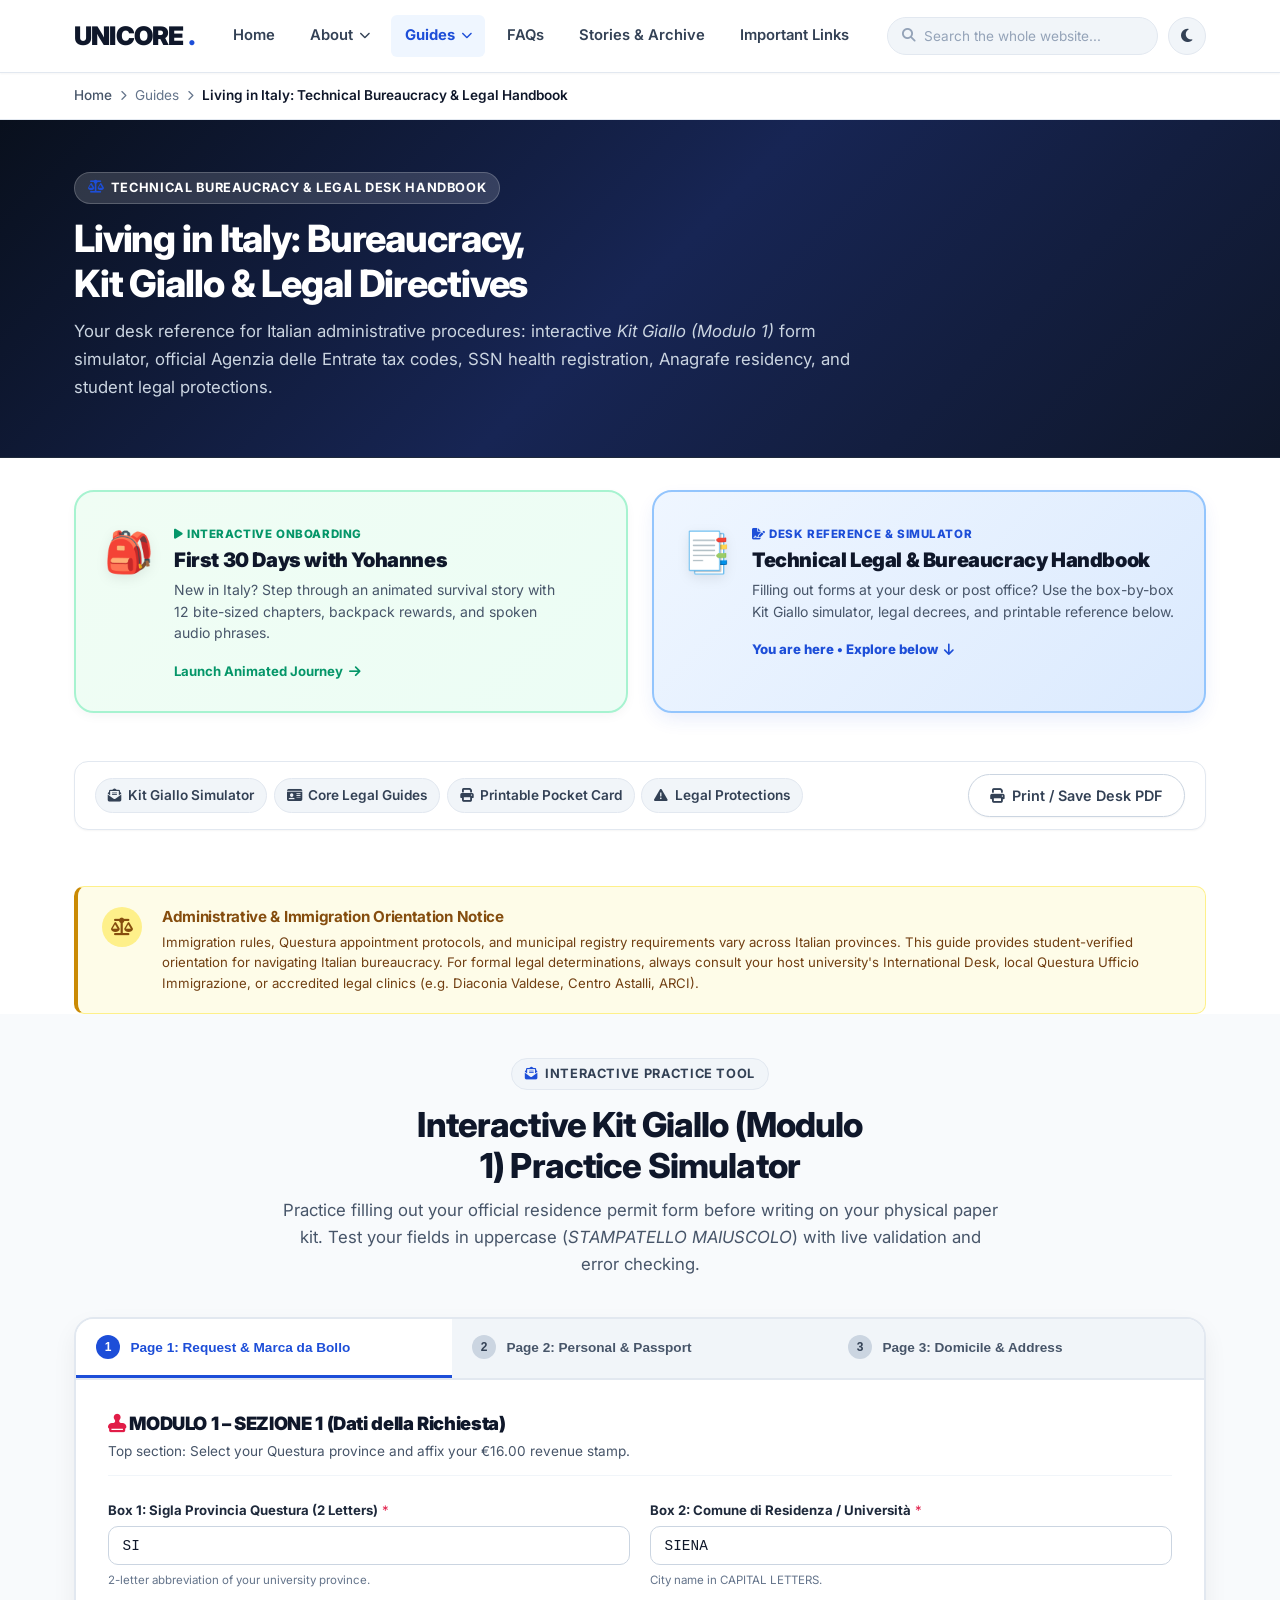
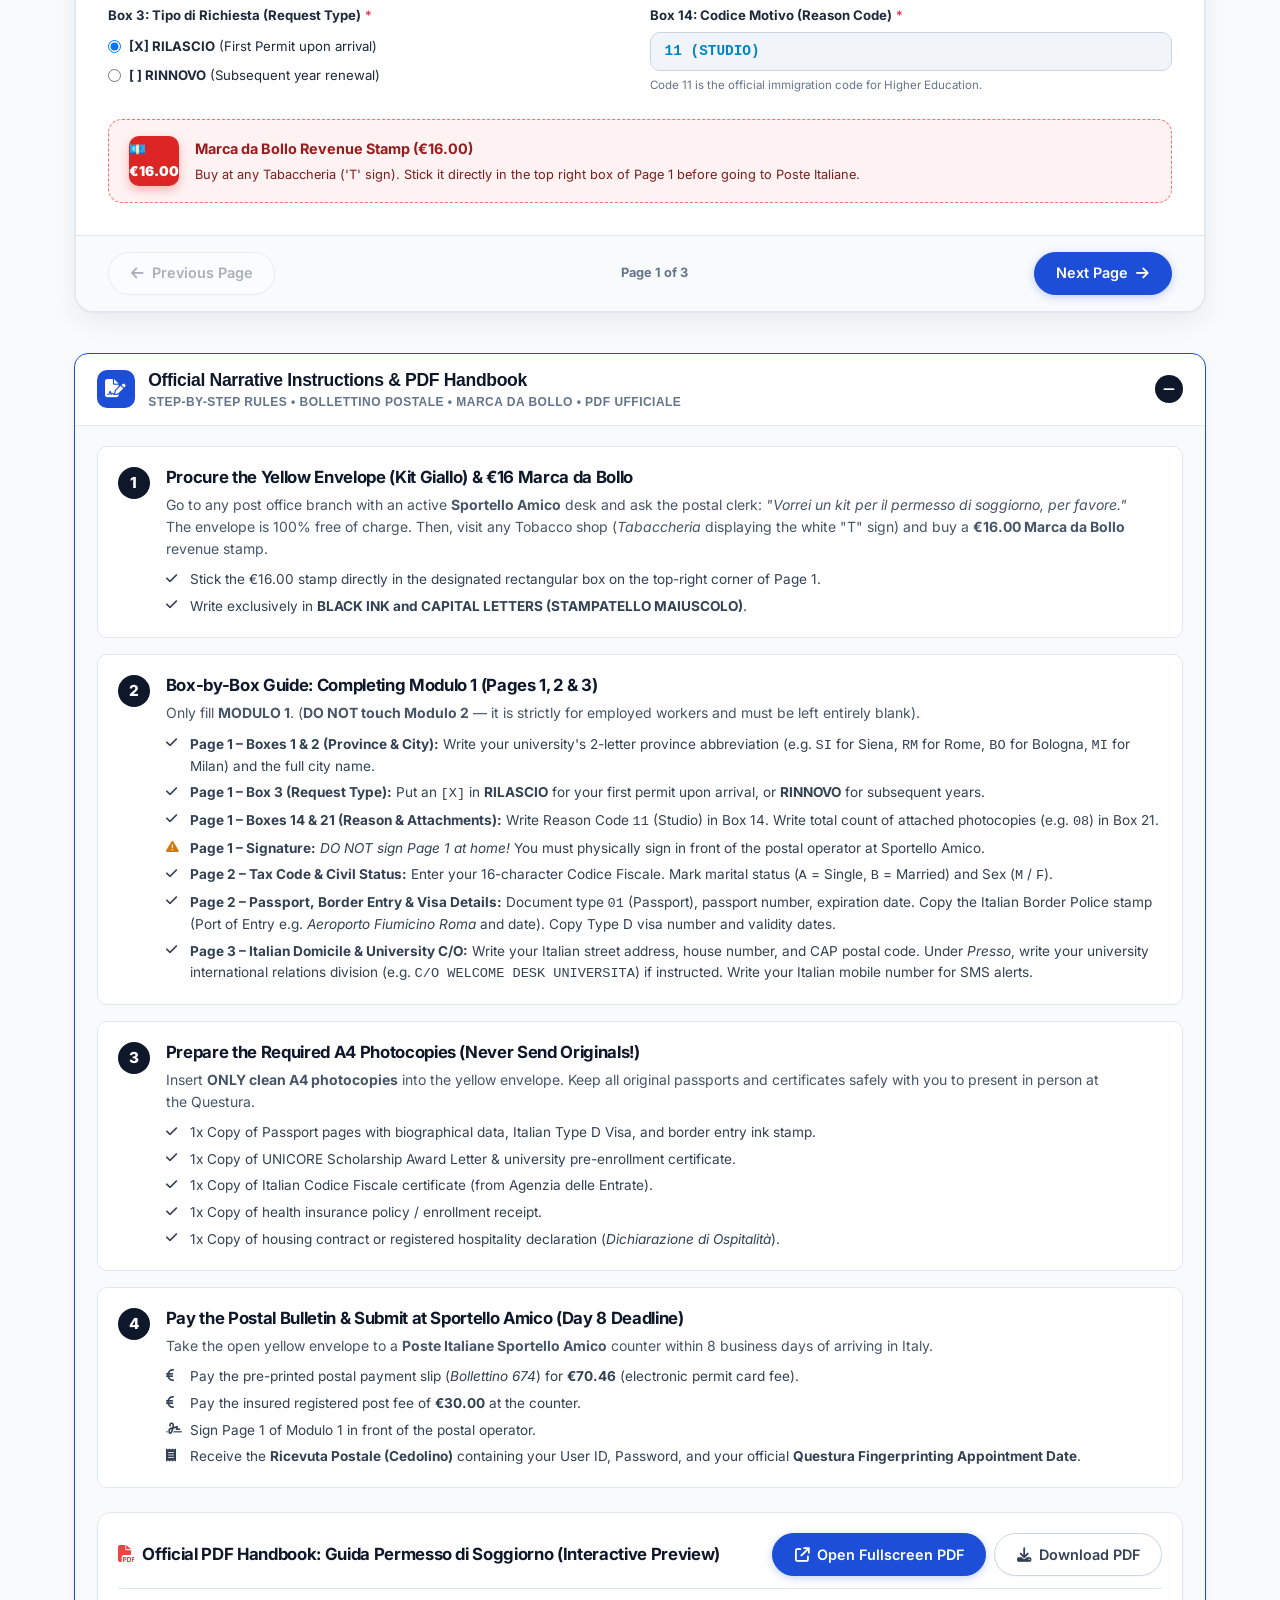
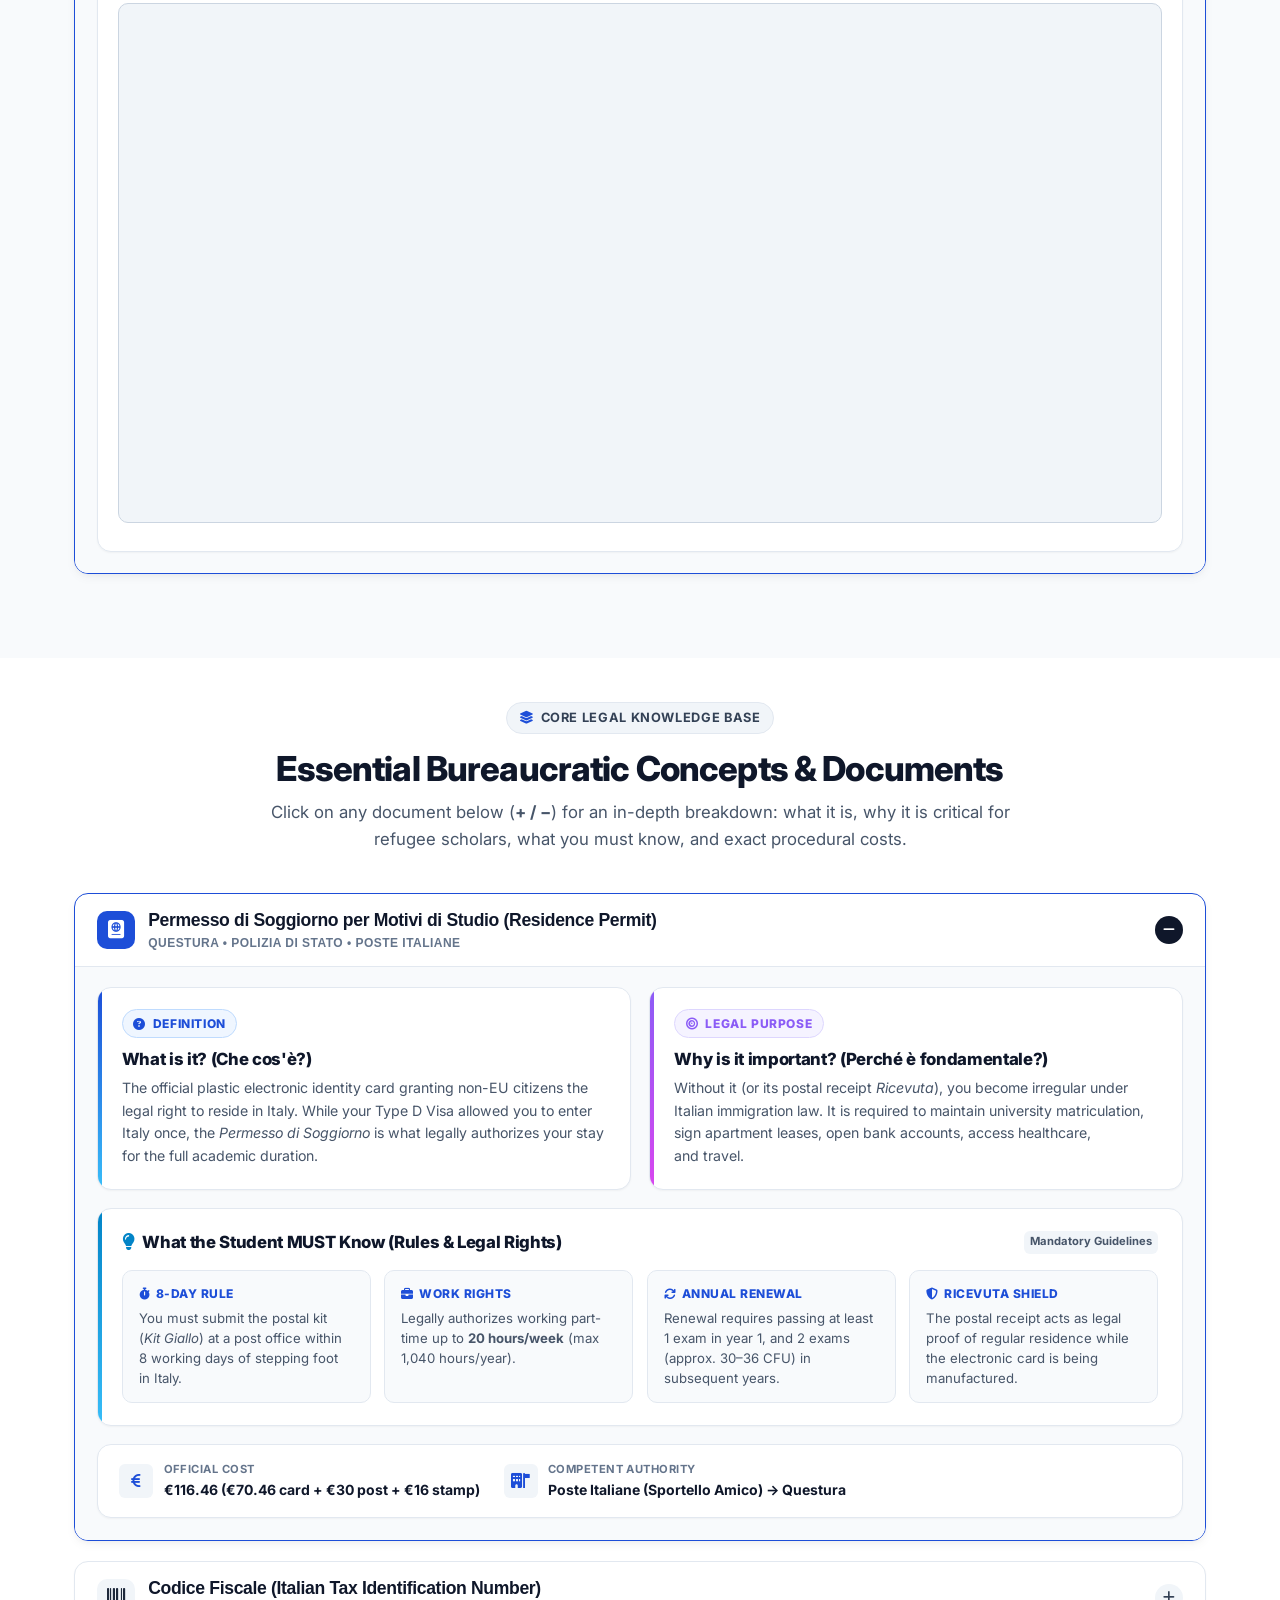
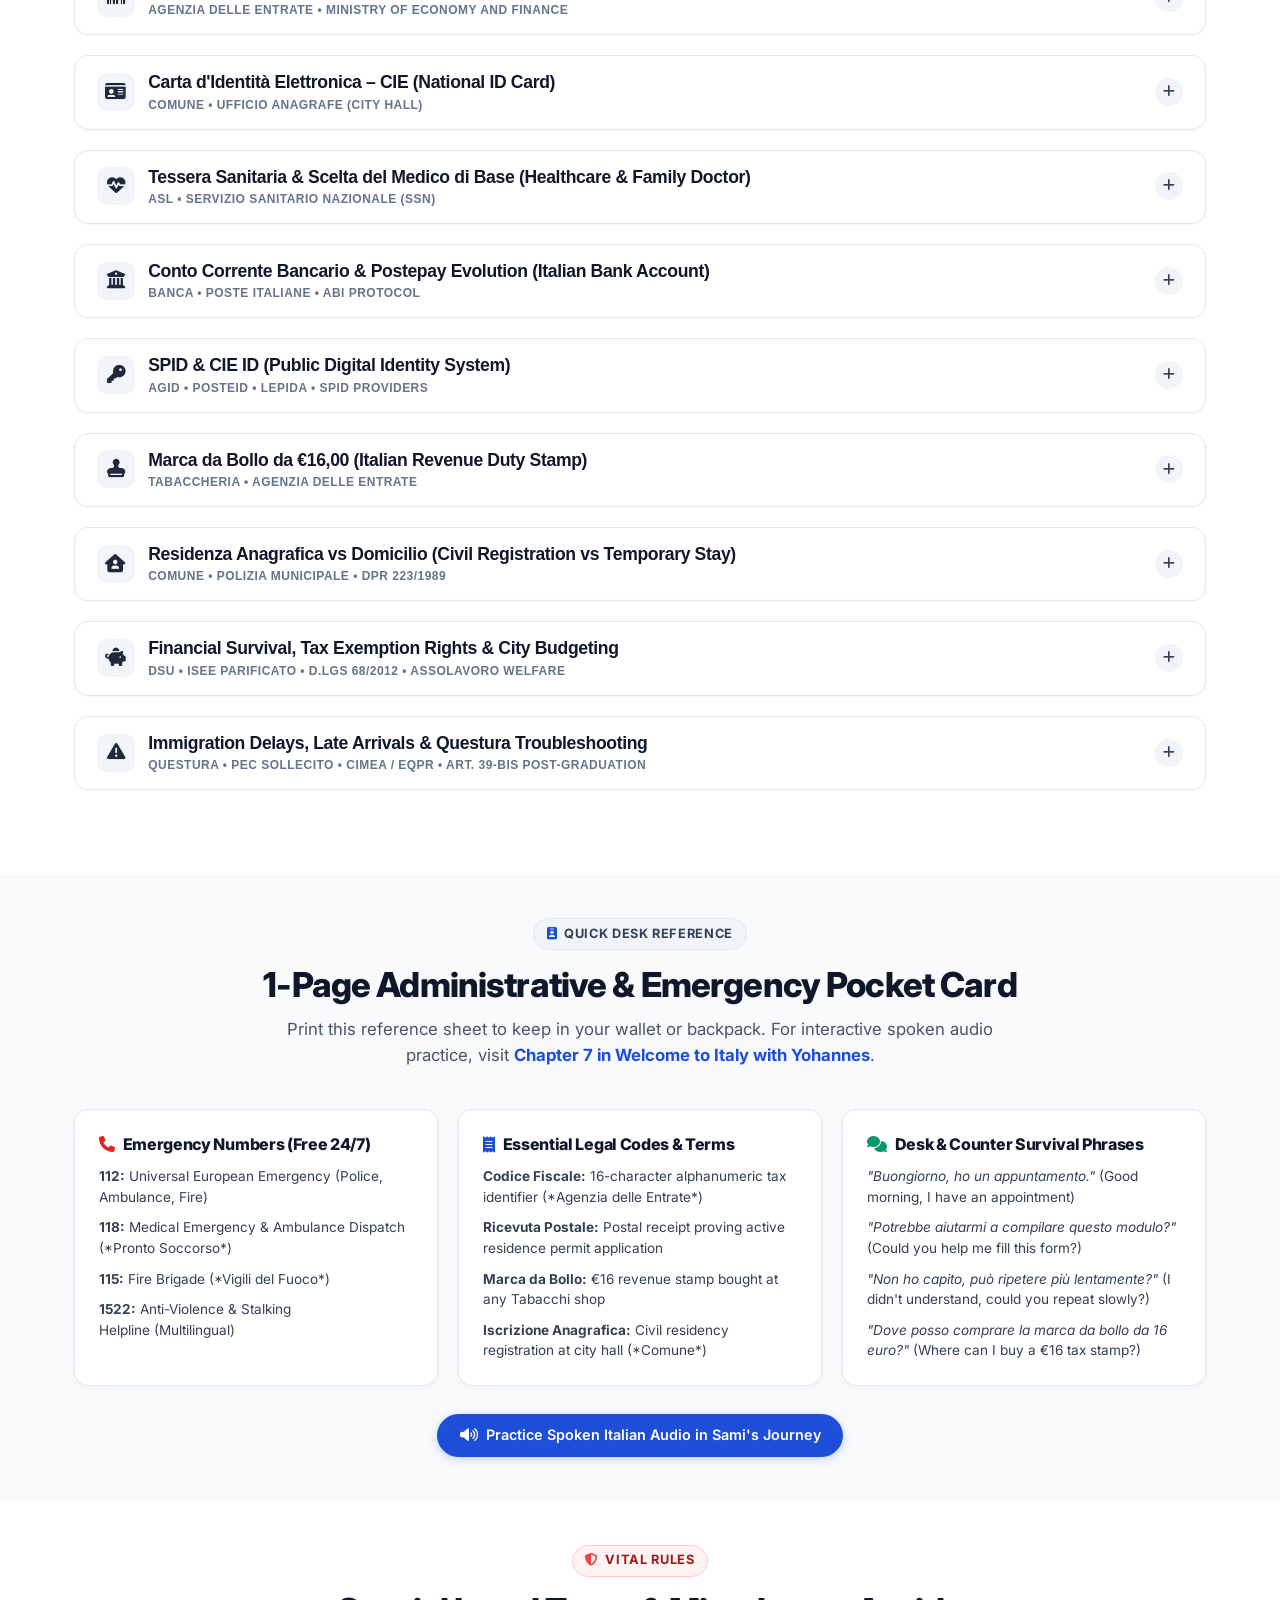
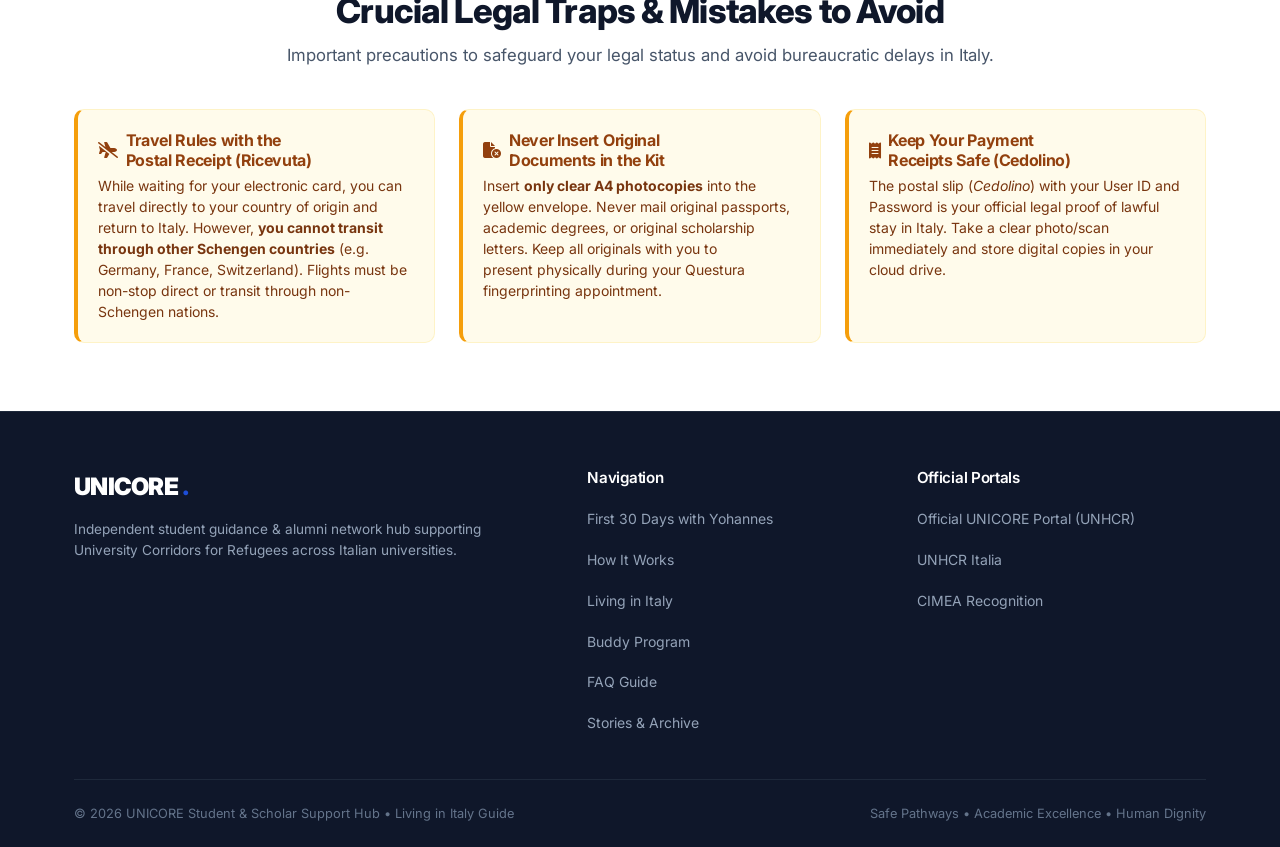
<file: living-in-italy.html>
<!DOCTYPE html>
<html lang="en">
<head>
  <meta charset="UTF-8">
  <meta name="viewport" content="width=device-width, initial-scale=1.0">
  <title>Living in Italy: Technical Bureaucracy & Legal Handbook | UNICORE</title>
  
  <!-- Fonts & Icons -->
  <link rel="preconnect" href="https://fonts.googleapis.com">
  <link rel="preconnect" href="https://fonts.gstatic.com" crossorigin>
  <link href="https://fonts.googleapis.com/css2?family=Inter:wght@400;500;600;700;800;900&display=swap" rel="stylesheet">
  <link rel="stylesheet" href="https://cdnjs.cloudflare.com/ajax/libs/font-awesome/6.5.1/css/all.min.css">
  
  <link rel="stylesheet" href="css/styles.css">
</head>
<body>

  <!-- Navbar -->
  <header class="navbar">
    <div class="container">
      <a href="index.html" class="brand" aria-label="UNICORE">
        UNICORE<span class="brand-dot">.</span>
      </a>

      <nav class="nav-menu" id="navMenu" aria-label="Primary Navigation">
        <a href="index.html" class="nav-link">Home</a>
        
        <!-- About Dropdown -->
        <div class="nav-item nav-dropdown">
          <a href="about.html" class="nav-link dropdown-trigger">
            About <i class="fa-solid fa-chevron-down" style="font-size: 0.7rem;"></i>
          </a>
          <div class="dropdown-menu">
            <a href="about.html" class="dropdown-link"><i class="fa-solid fa-info-circle"></i> Overview & Mission</a>
            <a href="how-it-works.html" class="dropdown-link"><i class="fa-solid fa-route"></i> How It Works & Academics</a>
            <a href="progress-stats.html" class="dropdown-link"><i class="fa-solid fa-chart-simple"></i> Stats & Impact</a>
          </div>
        </div>

        <!-- Guides Dropdown -->
        <div class="nav-item nav-dropdown">
          <a href="living-in-italy.html" class="nav-link dropdown-trigger active">
            Guides <i class="fa-solid fa-chevron-down" style="font-size: 0.7rem;"></i>
          </a>
          <div class="dropdown-menu">
            <a href="first-30-days.html" class="dropdown-link" style="color: var(--primary); font-weight: 700;"><i class="fa-solid fa-person-walking-luggage"></i> First 30 Days with Yohannes (New!)</a>
            <a href="living-in-italy.html" class="dropdown-link active"><i class="fa-solid fa-passport"></i> Living in Italy & Documents</a>
            <a href="buddy-program.html" class="dropdown-link"><i class="fa-solid fa-people-arrows"></i> Buddy Mentorship Program</a>
          </div>
        </div>

        <a href="faq.html" class="nav-link">FAQs</a>
        <a href="stories-archive.html" class="nav-link">Stories & Archive</a>
        <a href="important-links.html" class="nav-link">Important Links</a>
      </nav>

      <div class="nav-actions">
        <div class="nav-search-wrapper" id="navSearchWrapper">
          <button type="button" class="mobile-search-toggle-btn" id="mobileSearchToggle" aria-label="Open search">
            <i class="fa-solid fa-magnifying-glass"></i>
          </button>
          <div class="nav-search-box">
            <i class="fa-solid fa-magnifying-glass nav-search-icon"></i>
            <input type="text" id="siteSearchInput" class="nav-search-input" placeholder="Search the whole website..." autocomplete="off" aria-label="Search the whole website">
            <button type="button" id="clearSearchBtn" class="search-clear-btn" aria-label="Clear search" style="display: none;">
              <i class="fa-solid fa-xmark"></i>
            </button>
          </div>
          <div class="search-dropdown-panel" id="siteSearchResults" style="display: none;"></div>
        </div>

        <button class="theme-toggle-btn" aria-label="Switch between light and dark mode">
          <i class="fa-solid fa-moon"></i>
        </button>

        <button class="nav-toggle" id="navToggle" aria-label="Toggle navigation menu" aria-expanded="false">
          <i class="fa-solid fa-bars"></i>
        </button>
      </div>
    </div>
  </header>

  <!-- Breadcrumbs -->
  <div class="breadcrumbs-bar">
    <div class="container">
      <div class="breadcrumbs">
        <a href="index.html">Home</a>
        <i class="fa-solid fa-chevron-right" style="font-size: 0.65rem;"></i>
        <span>Guides</span>
        <i class="fa-solid fa-chevron-right" style="font-size: 0.65rem;"></i>
        <span class="current">Living in Italy: Technical Bureaucracy & Legal Handbook</span>
      </div>
    </div>
  </div>

  <!-- Page Hero -->
  <section class="page-hero">
    <div class="container">
      <div class="page-hero-content">
        <span class="section-badge" style="background: rgba(255,255,255,0.15); color: #fff; border-color: rgba(255,255,255,0.2);">
          <i class="fa-solid fa-scale-balanced"></i> Technical Bureaucracy & Legal Desk Handbook
        </span>
        <h1>Living in Italy: Bureaucracy, Kit Giallo & Legal Directives</h1>
        <p>
          Your desk reference for Italian administrative procedures: interactive <em>Kit Giallo (Modulo 1)</em> form simulator, official Agenzia delle Entrate tax codes, SSN health registration, Anagrafe residency, and student legal protections.
        </p>
      </div>
    </div>
  </section>

  <!-- Dual Mode Switcher: Story Onboarding vs Technical Desk Reference -->
  <section class="section bg-white" style="padding-top: 2rem; padding-bottom: 0;">
    <div class="container">
      <div class="mode-switcher-container">
        
        <!-- Mode A: Story Onboarding -->
        <a href="first-30-days.html" class="mode-card mode-story">
          <div class="mode-icon">🎒</div>
          <div class="mode-content">
            <span class="mode-tag"><i class="fa-solid fa-play"></i> INTERACTIVE ONBOARDING</span>
            <h3>First 30 Days with Yohannes</h3>
            <p>New in Italy? Step through an animated survival story with 12 bite-sized chapters, backpack rewards, and spoken audio phrases.</p>
            <span class="mode-link">Launch Animated Journey <i class="fa-solid fa-arrow-right"></i></span>
          </div>
        </a>

        <!-- Mode B: Technical Reference (Current Page) -->
        <div class="mode-card mode-technical active">
          <div class="mode-icon">📑</div>
          <div class="mode-content">
            <span class="mode-tag"><i class="fa-solid fa-file-signature"></i> DESK REFERENCE & SIMULATOR</span>
            <h3>Technical Legal & Bureaucracy Handbook</h3>
            <p>Filling out forms at your desk or post office? Use the box-by-box Kit Giallo simulator, legal decrees, and printable reference below.</p>
            <span class="mode-link" style="color: var(--primary); font-weight: 800;">You are here &bull; Explore below <i class="fa-solid fa-arrow-down"></i></span>
          </div>
        </div>

      </div>
    </div>
  </section>

  <!-- Quick Jump Subnav & Print Action -->
  <section class="section bg-white" style="padding-top: 1.5rem; padding-bottom: 0;">
    <div class="container">
      <div class="quick-jump-nav">
        <div class="quick-jump-links">
          <a href="#modulo1" class="quick-jump-pill"><i class="fa-solid fa-envelope-open-text"></i> Kit Giallo Simulator</a>
          <a href="#documents" class="quick-jump-pill"><i class="fa-solid fa-id-card"></i> Core Legal Guides</a>
          <a href="#pocket-card" class="quick-jump-pill"><i class="fa-solid fa-print"></i> Printable Pocket Card</a>
          <a href="#warnings" class="quick-jump-pill"><i class="fa-solid fa-triangle-exclamation"></i> Legal Protections</a>
        </div>
        <button onclick="window.print()" class="btn btn-outline btn-sm" aria-label="Print or save pocket guide">
          <i class="fa-solid fa-print"></i> Print / Save Desk PDF
        </button>
      </div>
    </div>
  </section>

  <!-- Legal & Administrative Disclaimer Notice -->
  <section class="section bg-white" style="padding-top: 1.5rem; padding-bottom: 0;">
    <div class="container">
      <div class="legal-disclaimer-card">
        <div class="legal-disclaimer-icon"><i class="fa-solid fa-scale-balanced"></i></div>
        <div class="legal-disclaimer-content">
          <h4>Administrative & Immigration Orientation Notice</h4>
          <p>
            Immigration rules, Questura appointment protocols, and municipal registry requirements vary across Italian provinces. This guide provides student-verified orientation for navigating Italian bureaucracy. For formal legal determinations, always consult your host university's International Desk, local Questura Ufficio Immigrazione, or accredited legal clinics (e.g. Diaconia Valdese, Centro Astalli, ARCI).
          </p>
        </div>
      </div>
    </div>
  </section>

<section class="section bg-light" id="modulo1">
    <div class="container">
      <div class="section-header">
        <span class="section-badge"><i class="fa-solid fa-envelope-open-text"></i> Interactive Practice Tool</span>
        <h2>Interactive Kit Giallo (Modulo 1) Practice Simulator</h2>
        <p>
          Practice filling out your official residence permit form before writing on your physical paper kit. Test your fields in uppercase (<em>STAMPATELLO MAIUSCOLO</em>) with live validation and error checking.
        </p>
      </div>

      <!-- Interactive Form Simulator Card -->
      <div class="kit-simulator-card">
        
        <!-- Simulator Top Stepper -->
        <div class="simulator-stepper">
          <button type="button" class="sim-step-btn active" data-sim-page="1">
            <span class="sim-step-num">1</span>
            <span>Page 1: Request & Marca da Bollo</span>
          </button>
          <button type="button" class="sim-step-btn" data-sim-page="2">
            <span class="sim-step-num">2</span>
            <span>Page 2: Personal & Passport</span>
          </button>
          <button type="button" class="sim-step-btn" data-sim-page="3">
            <span class="sim-step-num">3</span>
            <span>Page 3: Domicile & Address</span>
          </button>
        </div>

        <!-- Simulator Form Body -->
        <div class="simulator-form-body">
          
          <!-- Page 1 -->
          <div class="sim-page-content active" id="simPage1">
            <div class="sim-page-header">
              <h4><i class="fa-solid fa-stamp" style="color: #e11d48;"></i> MODULO 1 &ndash; SEZIONE 1 (Dati della Richiesta)</h4>
              <p>Top section: Select your Questura province and affix your €16.00 revenue stamp.</p>
            </div>

            <div class="sim-grid-2">
              <div class="sim-field-group">
                <label for="simProvincia"><strong>Box 1: Sigla Provincia Questura (2 Letters)</strong> <span class="req">*</span></label>
                <input type="text" id="simProvincia" class="sim-input uppercase-field" placeholder="e.g. SI (Siena), RM (Roma), MI (Milano), BO (Bologna)" maxlength="2" value="SI">
                <small class="sim-help">2-letter abbreviation of your university province.</small>
              </div>

              <div class="sim-field-group">
                <label for="simComune"><strong>Box 2: Comune di Residenza / Università</strong> <span class="req">*</span></label>
                <input type="text" id="simComune" class="sim-input uppercase-field" placeholder="e.g. SIENA, ROMA, MILANO, BOLOGNA" value="SIENA">
                <small class="sim-help">City name in CAPITAL LETTERS.</small>
              </div>
            </div>

            <div class="sim-grid-2" style="margin-top: 1rem;">
              <div class="sim-field-group">
                <label><strong>Box 3: Tipo di Richiesta (Request Type)</strong> <span class="req">*</span></label>
                <div class="sim-radio-group">
                  <label class="sim-radio-label">
                    <input type="radio" name="simTipo" value="rilascio" checked>
                    <span><strong>[X] RILASCIO</strong> (First Permit upon arrival)</span>
                  </label>
                  <label class="sim-radio-label">
                    <input type="radio" name="simTipo" value="rinnovo">
                    <span><strong>[ ] RINNOVO</strong> (Subsequent year renewal)</span>
                  </label>
                </div>
              </div>

              <div class="sim-field-group">
                <label for="simMotivo"><strong>Box 14: Codice Motivo (Reason Code)</strong> <span class="req">*</span></label>
                <input type="text" id="simMotivo" class="sim-input" value="11 (STUDIO)" readonly style="background: #f1f5f9; font-weight: 700; color: #0284c7;">
                <small class="sim-help">Code 11 is the official immigration code for Higher Education.</small>
              </div>
            </div>

            <div class="sim-marca-bollo-box" style="margin-top: 1.5rem;">
              <div class="marca-stamp-icon">💶 €16.00</div>
              <div>
                <strong>Marca da Bollo Revenue Stamp (€16.00)</strong>
                <p>Buy at any Tabaccheria ('T' sign). Stick it directly in the top right box of Page 1 before going to Poste Italiane.</p>
              </div>
            </div>
          </div>

          <!-- Page 2 -->
          <div class="sim-page-content" id="simPage2" style="display: none;">
            <div class="sim-page-header">
              <h4><i class="fa-solid fa-id-card" style="color: #0284c7;"></i> MODULO 1 &ndash; SEZIONE 2 (Dati Anagrafici & Passaporto)</h4>
              <p>Personal identification, Codice Fiscale, and passport border details.</p>
            </div>

            <div class="sim-grid-2">
              <div class="sim-field-group">
                <label for="simCognome"><strong>Box 22: Cognome (Surname)</strong> <span class="req">*</span></label>
                <input type="text" id="simCognome" class="sim-input uppercase-field" placeholder="e.g. MOLLA" value="MOLLA">
              </div>

              <div class="sim-field-group">
                <label for="simNome"><strong>Box 23: Nome (First Name)</strong> <span class="req">*</span></label>
                <input type="text" id="simNome" class="sim-input uppercase-field" placeholder="e.g. YOHANNES" value="YOHANNES">
              </div>
            </div>

            <div class="sim-grid-2" style="margin-top: 1rem;">
              <div class="sim-field-group">
                <label for="simCF"><strong>Box 24: Codice Fiscale (16 Characters)</strong> <span class="req">*</span></label>
                <input type="text" id="simCF" class="sim-input uppercase-field" placeholder="e.g. MLLYHN98A01Z330A" maxlength="16" value="MLLYHN98A01Z330A">
                <small class="sim-help" id="simCFValidation" style="color: #059669; font-weight: 700;">✓ 16 Characters valid</small>
              </div>

              <div class="sim-field-group">
                <label for="simPassaporto"><strong>Box 27: Numero Passaporto</strong> <span class="req">*</span></label>
                <input type="text" id="simPassaporto" class="sim-input uppercase-field" placeholder="e.g. EP1234567" value="EP1234567">
              </div>
            </div>

            <div class="sim-grid-2" style="margin-top: 1rem;">
              <div class="sim-field-group">
                <label for="simValidoAl"><strong>Box 28: Valido Al (Passport Expiry DD/MM/YYYY)</strong> <span class="req">*</span></label>
                <input type="text" id="simValidoAl" class="sim-input" placeholder="DD/MM/YYYY" value="15/09/2028">
              </div>

              <div class="sim-field-group">
                <label for="simValico"><strong>Box 30: Valico di Frontiera (Airport of Entry)</strong> <span class="req">*</span></label>
                <input type="text" id="simValico" class="sim-input uppercase-field" placeholder="e.g. AEROPORTO FIUMICINO ROMA" value="AEROPORTO FIUMICINO ROMA">
              </div>
            </div>
          </div>

          <!-- Page 3 -->
          <div class="sim-page-content" id="simPage3" style="display: none;">
            <div class="sim-page-header">
              <h4><i class="fa-solid fa-location-dot" style="color: #059669;"></i> MODULO 1 &ndash; SEZIONE 3 (Recapito & Domicilio in Italia)</h4>
              <p>Your registered residence address, university C/O, and Italian phone number.</p>
            </div>

            <div class="sim-grid-2">
              <div class="sim-field-group">
                <label for="simIndirizzo"><strong>Box 32: Indirizzo (Street Address & House Number)</strong> <span class="req">*</span></label>
                <input type="text" id="simIndirizzo" class="sim-input uppercase-field" placeholder="e.g. VIA DEI MILLE 12" value="VIA DEI MILLE 12">
              </div>

              <div class="sim-field-group">
                <label for="simCAP"><strong>Box 34: C.A.P. (5-Digit Postal Code)</strong> <span class="req">*</span></label>
                <input type="text" id="simCAP" class="sim-input" placeholder="e.g. 53100" maxlength="5" value="53100">
              </div>
            </div>

            <div class="sim-grid-2" style="margin-top: 1rem;">
              <div class="sim-field-group">
                <label for="simPresso"><strong>Box 35: Presso (University C/O if applicable)</strong></label>
                <input type="text" id="simPresso" class="sim-input uppercase-field" placeholder="e.g. C/O RESIDENZA UNIVERSITARIA" value="C/O RESIDENZA UNIVERSITARIA">
              </div>

              <div class="sim-field-group">
                <label for="simTelefono"><strong>Box 37: Recapito Telefonico (Italian Mobile Number)</strong> <span class="req">*</span></label>
                <input type="tel" id="simTelefono" class="sim-input" placeholder="e.g. +39 345 1234567" value="+39 345 1234567">
              </div>
            </div>

            <!-- Live Form Summary Generator -->
            <div class="sim-summary-box" style="margin-top: 1.5rem;">
              <h5><i class="fa-solid fa-clipboard-check"></i> Generated Modulo 1 Pocket Summary:</h5>
              <div class="sim-summary-table" id="simGeneratedSummary">
                <!-- Dynamically generated -->
              </div>
              <div style="display: flex; gap: 0.5rem; margin-top: 1rem; flex-wrap: wrap;">
                <button type="button" class="btn btn-outline btn-sm" id="copySimSummaryBtn">
                  <i class="fa-solid fa-copy"></i> Copy Summary to Clipboard
                </button>
                <button type="button" class="btn btn-primary btn-sm" onclick="window.print()">
                  <i class="fa-solid fa-print"></i> Print Form Summary
                </button>
              </div>
            </div>

          </div>

        </div>

        <!-- Simulator Bottom Controls -->
        <div class="simulator-footer-nav">
          <button type="button" class="btn btn-outline btn-sm" id="simPrevBtn" disabled>
            <i class="fa-solid fa-arrow-left"></i> Previous Page
          </button>
          <div class="sim-page-indicator" id="simPageIndicator">Page 1 of 3</div>
          <button type="button" class="btn btn-primary btn-sm" id="simNextBtn">
            Next Page <i class="fa-solid fa-arrow-right"></i>
          </button>
        </div>

      </div>

      <!-- Narrative Step-by-Step Instructions & Official PDF Dropdown -->
      <div class="doc-accordion-list" style="margin-top: 2.5rem;">
        
        <div class="doc-accordion-item active">
          <button type="button" class="doc-accordion-header" aria-expanded="true">
            <div class="doc-header-left">
              <div class="doc-header-icon"><i class="fa-solid fa-file-signature"></i></div>
              <div class="doc-header-titles">
                <h3>Official Narrative Instructions & PDF Handbook</h3>
                <span class="doc-header-subtitle">Step-by-Step Rules &bull; Bollettino Postale &bull; Marca da Bollo &bull; PDF Ufficiale</span>
              </div>
            </div>
            <div class="doc-toggle-btn"><i class="fa-solid fa-minus"></i></div>
          </button>
          
          <div class="doc-accordion-body" style="max-height: 2500px;">
            
            <!-- Step-by-Step Narrative Instructions -->
            <div class="step-instructions-container">
              
              <!-- Step 1 -->
              <div class="step-instruction-box">
                <div class="step-number-badge">1</div>
                <div class="step-instruction-content">
                  <h4>Procure the Yellow Envelope (Kit Giallo) & €16 Marca da Bollo</h4>
                  <p>
                    Go to any post office branch with an active <strong>Sportello Amico</strong> desk and ask the postal clerk: <em>"Vorrei un kit per il permesso di soggiorno, per favore."</em> The envelope is 100% free of charge. Then, visit any Tobacco shop (<em>Tabaccheria</em> displaying the white "T" sign) and buy a <strong>€16.00 Marca da Bollo</strong> revenue stamp.
                  </p>
                  <ul>
                    <li><i class="fa-solid fa-check"></i> Stick the €16.00 stamp directly in the designated rectangular box on the top-right corner of Page 1.</li>
                    <li><i class="fa-solid fa-check"></i> Write exclusively in <strong>BLACK INK and CAPITAL LETTERS (STAMPATELLO MAIUSCOLO)</strong>.</li>
                  </ul>
                </div>
              </div>

              <!-- Step 2 -->
              <div class="step-instruction-box">
                <div class="step-number-badge">2</div>
                <div class="step-instruction-content">
                  <h4>Box-by-Box Guide: Completing Modulo 1 (Pages 1, 2 & 3)</h4>
                  <p>
                    Only fill <strong>MODULO 1</strong>. (<strong>DO NOT touch Modulo 2</strong> — it is strictly for employed workers and must be left entirely blank).
                  </p>
                  <ul>
                    <li><i class="fa-solid fa-check"></i> <strong>Page 1 &ndash; Boxes 1 & 2 (Province & City):</strong> Write your university's 2-letter province abbreviation (e.g. <code>SI</code> for Siena, <code>RM</code> for Rome, <code>BO</code> for Bologna, <code>MI</code> for Milan) and the full city name.</li>
                    <li><i class="fa-solid fa-check"></i> <strong>Page 1 &ndash; Box 3 (Request Type):</strong> Put an <code>[X]</code> in <strong>RILASCIO</strong> for your first permit upon arrival, or <strong>RINNOVO</strong> for subsequent years.</li>
                    <li><i class="fa-solid fa-check"></i> <strong>Page 1 &ndash; Boxes 14 & 21 (Reason & Attachments):</strong> Write Reason Code <code>11</code> (Studio) in Box 14. Write total count of attached photocopies (e.g. <code>08</code>) in Box 21.</li>
                    <li><i class="fa-solid fa-triangle-exclamation" style="color: #d97706;"></i> <strong>Page 1 &ndash; Signature:</strong> <em>DO NOT sign Page 1 at home!</em> You must physically sign in front of the postal operator at Sportello Amico.</li>
                    <li><i class="fa-solid fa-check"></i> <strong>Page 2 &ndash; Tax Code & Civil Status:</strong> Enter your 16-character Codice Fiscale. Mark marital status (<code>A</code> = Single, <code>B</code> = Married) and Sex (<code>M</code> / <code>F</code>).</li>
                    <li><i class="fa-solid fa-check"></i> <strong>Page 2 &ndash; Passport, Border Entry & Visa Details:</strong> Document type <code>01</code> (Passport), passport number, expiration date. Copy the Italian Border Police stamp (Port of Entry e.g. <em>Aeroporto Fiumicino Roma</em> and date). Copy Type D visa number and validity dates.</li>
                    <li><i class="fa-solid fa-check"></i> <strong>Page 3 &ndash; Italian Domicile & University C/O:</strong> Write your Italian street address, house number, and CAP postal code. Under <em>Presso</em>, write your university international relations division (e.g. <code>C/O WELCOME DESK UNIVERSITA</code>) if instructed. Write your Italian mobile number for SMS alerts.</li>
                  </ul>
                </div>
              </div>

              <!-- Step 3 -->
              <div class="step-instruction-box">
                <div class="step-number-badge">3</div>
                <div class="step-instruction-content">
                  <h4>Prepare the Required A4 Photocopies (Never Send Originals!)</h4>
                  <p>
                    Insert <strong>ONLY clean A4 photocopies</strong> into the yellow envelope. Keep all original passports and certificates safely with you to present in person at the Questura.
                  </p>
                  <ul>
                    <li><i class="fa-solid fa-check"></i> 1x Copy of Passport pages with biographical data, Italian Type D Visa, and border entry ink stamp.</li>
                    <li><i class="fa-solid fa-check"></i> 1x Copy of UNICORE Scholarship Award Letter & university pre-enrollment certificate.</li>
                    <li><i class="fa-solid fa-check"></i> 1x Copy of Italian Codice Fiscale certificate (from Agenzia delle Entrate).</li>
                    <li><i class="fa-solid fa-check"></i> 1x Copy of health insurance policy / enrollment receipt.</li>
                    <li><i class="fa-solid fa-check"></i> 1x Copy of housing contract or registered hospitality declaration (<em>Dichiarazione di Ospitalità</em>).</li>
                  </ul>
                </div>
              </div>

              <!-- Step 4 -->
              <div class="step-instruction-box">
                <div class="step-number-badge">4</div>
                <div class="step-instruction-content">
                  <h4>Pay the Postal Bulletin & Submit at Sportello Amico (Day 8 Deadline)</h4>
                  <p>
                    Take the open yellow envelope to a <strong>Poste Italiane Sportello Amico</strong> counter within 8 business days of arriving in Italy.
                  </p>
                  <ul>
                    <li><i class="fa-solid fa-euro-sign"></i> Pay the pre-printed postal payment slip (<em>Bollettino 674</em>) for <strong>€70.46</strong> (electronic permit card fee).</li>
                    <li><i class="fa-solid fa-euro-sign"></i> Pay the insured registered post fee of <strong>€30.00</strong> at the counter.</li>
                    <li><i class="fa-solid fa-signature"></i> Sign Page 1 of Modulo 1 in front of the postal operator.</li>
                    <li><i class="fa-solid fa-receipt"></i> Receive the <strong>Ricevuta Postale (Cedolino)</strong> containing your User ID, Password, and your official <strong>Questura Fingerprinting Appointment Date</strong>.</li>
                  </ul>
                </div>
              </div>

            </div>

            <!-- Embedded PDF Preview & Download Actions -->
            <div class="pdf-preview-container">
              <div class="pdf-preview-header">
                <h4><i class="fa-solid fa-file-pdf" style="color: #ef4444;"></i> Official PDF Handbook: Guida Permesso di Soggiorno (Interactive Preview)</h4>
                <div style="display: flex; gap: 0.5rem; flex-wrap: wrap;">
                  <a href="docs/Guida_Permesso_di_Soggiorno.pdf" target="_blank" rel="noopener noreferrer" class="btn btn-primary btn-sm">
                    <i class="fa-solid fa-arrow-up-right-from-square"></i> Open Fullscreen PDF
                  </a>
                  <a href="docs/Guida_Permesso_di_Soggiorno.pdf" download="Guida_Permesso_di_Soggiorno.pdf" class="btn btn-outline btn-sm">
                    <i class="fa-solid fa-download"></i> Download PDF
                  </a>
                </div>
              </div>
              <iframe src="docs/Guida_Permesso_di_Soggiorno.pdf" class="pdf-viewer-frame" title="Official Guide to Permesso di Soggiorno PDF Preview"></iframe>
            </div>

          </div>
        </div>

      </div>

    </div>
  </section>

  <!-- Section 3: Tractable Deep-Dive into Core Italian Documents (+ / - Accordion) -->
  <section class="section bg-white" id="documents">
    <div class="container">
      <div class="section-header">
        <span class="section-badge"><i class="fa-solid fa-layer-group"></i> Core Legal Knowledge Base</span>
        <h2>Essential Bureaucratic Concepts & Documents</h2>
        <p>
          Click on any document below (<strong>+ / &minus;</strong>) for an in-depth breakdown: what it is, why it is critical for refugee scholars, what you must know, and exact procedural costs.
        </p>
      </div>

      <div class="doc-accordion-list">

        <!-- 1. Permesso di Soggiorno Studio -->
        <div class="doc-accordion-item active">
          <button type="button" class="doc-accordion-header" aria-expanded="true">
            <div class="doc-header-left">
              <div class="doc-header-icon"><i class="fa-solid fa-passport"></i></div>
              <div class="doc-header-titles">
                <h3>Permesso di Soggiorno per Motivi di Studio (Residence Permit)</h3>
                <span class="doc-header-subtitle">Questura &bull; Polizia di Stato &bull; Poste Italiane</span>
              </div>
            </div>
            <div class="doc-toggle-btn"><i class="fa-solid fa-minus"></i></div>
          </button>
          <div class="doc-accordion-body" style="max-height: 2500px;">
            <div class="doc-futuristic-stack">
              
              <!-- Row 1: Dual Horizontal Overview -->
              <div class="doc-dual-row">
                <div class="doc-horizontal-card">
                  <span class="doc-card-header-tag"><i class="fa-solid fa-circle-question"></i> Definition</span>
                  <h5>What is it? (Che cos'è?)</h5>
                  <p>
                    The official plastic electronic identity card granting non-EU citizens the legal right to reside in Italy. While your Type D Visa allowed you to enter Italy once, the <em>Permesso di Soggiorno</em> is what legally authorizes your stay for the full academic duration.
                  </p>
                </div>

                <div class="doc-horizontal-card accent-purple">
                  <span class="doc-card-header-tag" style="color: #8b5cf6; background: #f5f3ff; border-color: #ddd6fe;"><i class="fa-solid fa-bullseye"></i> Legal Purpose</span>
                  <h5>Why is it important? (Perché è fondamentale?)</h5>
                  <p>
                    Without it (or its postal receipt <em>Ricevuta</em>), you become irregular under Italian immigration law. It is required to maintain university matriculation, sign apartment leases, open bank accounts, access healthcare, and travel.
                  </p>
                </div>
              </div>

              <!-- Row 2: Full-Width Horizontal Must-Know Grid -->
              <div class="doc-must-know-panel">
                <div class="doc-must-know-header">
                  <h5><i class="fa-solid fa-lightbulb" style="color: #0284c7;"></i> What the Student MUST Know (Rules & Legal Rights)</h5>
                  <span class="glossary-category-badge">Mandatory Guidelines</span>
                </div>
                <div class="must-know-chips-grid">
                  <div class="must-know-item">
                    <span class="must-know-tag"><i class="fa-solid fa-stopwatch"></i> 8-Day Rule</span>
                    <p>You must submit the postal kit (<em>Kit Giallo</em>) at a post office within 8 working days of stepping foot in Italy.</p>
                  </div>
                  <div class="must-know-item">
                    <span class="must-know-tag"><i class="fa-solid fa-briefcase"></i> Work Rights</span>
                    <p>Legally authorizes working part-time up to <strong>20 hours/week</strong> (max 1,040 hours/year).</p>
                  </div>
                  <div class="must-know-item">
                    <span class="must-know-tag"><i class="fa-solid fa-arrows-rotate"></i> Annual Renewal</span>
                    <p>Renewal requires passing at least 1 exam in year 1, and 2 exams (approx. 30–36 CFU) in subsequent years.</p>
                  </div>
                  <div class="must-know-item">
                    <span class="must-know-tag"><i class="fa-solid fa-shield-halved"></i> Ricevuta Shield</span>
                    <p>The postal receipt acts as legal proof of regular residence while the electronic card is being manufactured.</p>
                  </div>
                </div>
              </div>

              <!-- Row 3: Horizontal HUD Bar -->
              <div class="doc-hud-bar">
                <div class="doc-hud-items">
                  <div class="doc-hud-chip">
                    <div class="hud-chip-icon"><i class="fa-solid fa-euro-sign"></i></div>
                    <div class="hud-chip-meta">
                      <span class="hud-chip-label">Official Cost</span>
                      <span class="hud-chip-value">€116.46 (€70.46 card + €30 post + €16 stamp)</span>
                    </div>
                  </div>
                  <div class="doc-hud-chip">
                    <div class="hud-chip-icon"><i class="fa-solid fa-building-flag"></i></div>
                    <div class="hud-chip-meta">
                      <span class="hud-chip-label">Competent Authority</span>
                      <span class="hud-chip-value">Poste Italiane (Sportello Amico) &rarr; Questura</span>
                    </div>
                  </div>
                </div>
              </div>

            </div>
          </div>
        </div>

        <!-- 2. Codice Fiscale -->
        <div class="doc-accordion-item">
          <button type="button" class="doc-accordion-header" aria-expanded="false">
            <div class="doc-header-left">
              <div class="doc-header-icon"><i class="fa-solid fa-barcode"></i></div>
              <div class="doc-header-titles">
                <h3>Codice Fiscale (Italian Tax Identification Number)</h3>
                <span class="doc-header-subtitle">Agenzia delle Entrate &bull; Ministry of Economy and Finance</span>
              </div>
            </div>
            <div class="doc-toggle-btn"><i class="fa-solid fa-plus"></i></div>
          </button>
          <div class="doc-accordion-body">
            <div class="doc-futuristic-stack">
              
              <!-- Row 1: Dual Horizontal Overview -->
              <div class="doc-dual-row">
                <div class="doc-horizontal-card accent-emerald">
                  <span class="doc-card-header-tag" style="color: #059669; background: #ecfdf5; border-color: #a7f3d0;"><i class="fa-solid fa-circle-question"></i> Definition</span>
                  <h5>What is it? (Che cos'è?)</h5>
                  <p>
                    A 16-character alphanumeric code uniquely identifying every individual in relations with Italian public bodies, administration, and financial institutions. It is calculated based on your surname, first name, date of birth, gender, and country of birth.
                  </p>
                </div>

                <div class="doc-horizontal-card accent-purple">
                  <span class="doc-card-header-tag" style="color: #8b5cf6; background: #f5f3ff; border-color: #ddd6fe;"><i class="fa-solid fa-bullseye"></i> Legal Purpose</span>
                  <h5>Why is it important? (Perché è fondamentale?)</h5>
                  <p>
                    It is the universal key to everyday life in Italy. You cannot sign a housing lease, buy an Italian SIM card, open a bank account, receive UNICORE scholarship disbursements, or register for health insurance without it.
                  </p>
                </div>
              </div>

              <!-- Row 2: Full-Width Horizontal Must-Know Grid -->
              <div class="doc-must-know-panel">
                <div class="doc-must-know-header">
                  <h5><i class="fa-solid fa-lightbulb" style="color: #0284c7;"></i> What the Student MUST Know (Key Rules)</h5>
                  <span class="glossary-category-badge">Tax Identifier</span>
                </div>
                <div class="must-know-chips-grid">
                  <div class="must-know-item">
                    <span class="must-know-tag"><i class="fa-solid fa-bolt"></i> Issued Immediately</span>
                    <p>You receive a paper certificate (<em>Certificato di Attribuzione</em>) on the spot during your office visit.</p>
                  </div>
                  <div class="must-know-item">
                    <span class="must-know-tag"><i class="fa-solid fa-spell-check"></i> Verify Spelling</span>
                    <p>Check that your name, date, and country of birth match your passport 100% to avoid administrative mismatches.</p>
                  </div>
                  <div class="must-know-item">
                    <span class="must-know-tag"><i class="fa-solid fa-infinity"></i> Lifetime Validity</span>
                    <p>Your fiscal code never expires and remains the same even if your permit or residency status changes.</p>
                  </div>
                </div>
              </div>

              <!-- Row 3: Horizontal HUD Bar -->
              <div class="doc-hud-bar">
                <div class="doc-hud-items">
                  <div class="doc-hud-chip">
                    <div class="hud-chip-icon"><i class="fa-solid fa-tag"></i></div>
                    <div class="hud-chip-meta">
                      <span class="hud-chip-label">Service Cost</span>
                      <span class="hud-chip-value">100% Free of charge</span>
                    </div>
                  </div>
                  <div class="doc-hud-chip">
                    <div class="hud-chip-icon"><i class="fa-solid fa-building"></i></div>
                    <div class="hud-chip-meta">
                      <span class="hud-chip-label">Issuing Office</span>
                      <span class="hud-chip-value">Any local branch of Agenzia delle Entrate</span>
                    </div>
                  </div>
                </div>
              </div>

            </div>
          </div>
        </div>

        <!-- 3. Carta d'Identità Elettronica (CIE) -->
        <div class="doc-accordion-item">
          <button type="button" class="doc-accordion-header" aria-expanded="false">
            <div class="doc-header-left">
              <div class="doc-header-icon"><i class="fa-solid fa-id-card"></i></div>
              <div class="doc-header-titles">
                <h3>Carta d'Identità Elettronica &ndash; CIE (National ID Card)</h3>
                <span class="doc-header-subtitle">Comune &bull; Ufficio Anagrafe (City Hall)</span>
              </div>
            </div>
            <div class="doc-toggle-btn"><i class="fa-solid fa-plus"></i></div>
          </button>
          <div class="doc-accordion-body">
            <div class="doc-futuristic-stack">
              
              <!-- Row 1: Dual Horizontal Overview -->
              <div class="doc-dual-row">
                <div class="doc-horizontal-card">
                  <span class="doc-card-header-tag"><i class="fa-solid fa-circle-question"></i> Definition</span>
                  <h5>What is it? (Che cos'è?)</h5>
                  <p>
                    The official polycarbonate plastic electronic ID card issued by the Italian Ministry of the Interior via your local municipality (<em>Comune</em>). It features a microchip with your photo, fingerprints, and digital identity credentials (CIE ID).
                  </p>
                </div>

                <div class="doc-horizontal-card accent-purple">
                  <span class="doc-card-header-tag" style="color: #8b5cf6; background: #f5f3ff; border-color: #ddd6fe;"><i class="fa-solid fa-bullseye"></i> Legal Purpose</span>
                  <h5>Why is it important? (Perché è fondamentale?)</h5>
                  <p>
                    It serves as your primary photo identification across Italy, allowing you to leave your bulky physical passport locked safely in your room. It is also required by many Italian banks to unlock full online banking.
                  </p>
                </div>
              </div>

              <!-- Row 2: Full-Width Horizontal Must-Know Grid -->
              <div class="doc-must-know-panel">
                <div class="doc-must-know-header">
                  <h5><i class="fa-solid fa-lightbulb" style="color: #0284c7;"></i> What the Student MUST Know (Requirements & Usage)</h5>
                  <span class="glossary-category-badge">Identity Card</span>
                </div>
                <div class="must-know-chips-grid">
                  <div class="must-know-item">
                    <span class="must-know-tag"><i class="fa-solid fa-house-chimney"></i> Prerequisite</span>
                    <p>Requires prior registration of your civil residence (<em>Iscrizione Anagrafica / Residenza</em>) at the Comune.</p>
                  </div>
                  <div class="must-know-item">
                    <span class="must-know-tag"><i class="fa-solid fa-calendar-check"></i> Validity Scope</span>
                    <p>Marked <em>"Non valida per l'espatrio"</em> for non-Italian citizens (valid within Italy; travel abroad requires passport + permit).</p>
                  </div>
                  <div class="must-know-item">
                    <span class="must-know-tag"><i class="fa-solid fa-key"></i> Digital PIN & PUK</span>
                    <p>Keep the PIN and PUK letters delivered with the card to activate level 3 digital authentication on government apps.</p>
                  </div>
                </div>
              </div>

              <!-- Row 3: Horizontal HUD Bar -->
              <div class="doc-hud-bar">
                <div class="doc-hud-items">
                  <div class="doc-hud-chip">
                    <div class="hud-chip-icon"><i class="fa-solid fa-euro-sign"></i></div>
                    <div class="hud-chip-meta">
                      <span class="hud-chip-label">Official Cost</span>
                      <span class="hud-chip-value">€22.20 standard issue fee</span>
                    </div>
                  </div>
                  <div class="doc-hud-chip">
                    <div class="hud-chip-icon"><i class="fa-solid fa-landmark"></i></div>
                    <div class="hud-chip-meta">
                      <span class="hud-chip-label">Issuing Office</span>
                      <span class="hud-chip-value">Ufficio Anagrafe (City Hall) via prenotazionicie.interno.gov.it</span>
                    </div>
                  </div>
                </div>
              </div>

            </div>
          </div>
        </div>

        <!-- 4. Tessera Sanitaria & Medico di Base -->
        <div class="doc-accordion-item">
          <button type="button" class="doc-accordion-header" aria-expanded="false">
            <div class="doc-header-left">
              <div class="doc-header-icon"><i class="fa-solid fa-heart-pulse"></i></div>
              <div class="doc-header-titles">
                <h3>Tessera Sanitaria & Scelta del Medico di Base (Healthcare & Family Doctor)</h3>
                <span class="doc-header-subtitle">ASL &bull; Servizio Sanitario Nazionale (SSN)</span>
              </div>
            </div>
            <div class="doc-toggle-btn"><i class="fa-solid fa-plus"></i></div>
          </button>
          <div class="doc-accordion-body">
            <div class="doc-futuristic-stack">
              
              <!-- Row 1: Dual Horizontal Overview -->
              <div class="doc-dual-row">
                <div class="doc-horizontal-card accent-emerald">
                  <span class="doc-card-header-tag" style="color: #059669; background: #ecfdf5; border-color: #a7f3d0;"><i class="fa-solid fa-circle-question"></i> Definition</span>
                  <h5>What is it? (Che cos'è?)</h5>
                  <p>
                    The plastic card granting you access to Italy's universal National Health Service (SSN). It assigns you a personal family doctor (<em>Medico di Medicina Generale / Medico di Base</em>) in your neighborhood for all primary healthcare needs.
                  </p>
                </div>

                <div class="doc-horizontal-card accent-purple">
                  <span class="doc-card-header-tag" style="color: #8b5cf6; background: #f5f3ff; border-color: #ddd6fe;"><i class="fa-solid fa-bullseye"></i> Legal Purpose</span>
                  <h5>Why is it important? (Perché è fondamentale?)</h5>
                  <p>
                    It gives you 100% free visits with your designated GP, subsidized or free prescription medications (<em>ricetta rossa/dematerializzata</em>), referrals to specialist doctors, diagnostic tests, and access to emergency hospital care (<em>Pronto Soccorso</em>).
                  </p>
                </div>
              </div>

              <!-- Row 2: Full-Width Horizontal Must-Know Grid -->
              <div class="doc-must-know-panel">
                <div class="doc-must-know-header">
                  <h5><i class="fa-solid fa-lightbulb" style="color: #0284c7;"></i> What the Student MUST Know (Healthcare Rights)</h5>
                  <span class="glossary-category-badge">Public Health</span>
                </div>
                <div class="must-know-chips-grid">
                  <div class="must-know-item">
                    <span class="must-know-tag"><i class="fa-solid fa-hand-holding-medical"></i> Free SSN Coverage</span>
                    <p>Beneficiaries of international protection under UNICORE receive <strong>free mandatory SSN registration</strong> (<em>Iscrizione Obbligatoria Gratuita</em>).</p>
                  </div>
                  <div class="must-know-item">
                    <span class="must-know-tag"><i class="fa-solid fa-user-doctor"></i> Family Doctor</span>
                    <p>Select a GP located close to your student dormitory or campus for walk-in medical consultations and referrals.</p>
                  </div>
                  <div class="must-know-item">
                    <span class="must-know-tag"><i class="fa-solid fa-truck-medical"></i> Guardia Medica</span>
                    <p>For urgent night or weekend medical assistance when the GP clinic is closed, call the local <em>Guardia Medica</em> (116 117).</p>
                  </div>
                </div>
              </div>

              <!-- Row 3: Horizontal HUD Bar -->
              <div class="doc-hud-bar">
                <div class="doc-hud-items">
                  <div class="doc-hud-chip">
                    <div class="hud-chip-icon"><i class="fa-solid fa-shield-heart"></i></div>
                    <div class="hud-chip-meta">
                      <span class="hud-chip-label">Registration Fee</span>
                      <span class="hud-chip-value">Free for UNICORE international protection holders</span>
                    </div>
                  </div>
                  <div class="doc-hud-chip">
                    <div class="hud-chip-icon"><i class="fa-solid fa-hospital"></i></div>
                    <div class="hud-chip-meta">
                      <span class="hud-chip-label">Competent Office</span>
                      <span class="hud-chip-value">Local Distretto Sanitario ASL (Sportello Scelta e Revoca)</span>
                    </div>
                  </div>
                </div>
              </div>

            </div>
          </div>
        </div>

        <!-- 5. Conto Corrente / Bank Account & Postepay -->
        <div class="doc-accordion-item">
          <button type="button" class="doc-accordion-header" aria-expanded="false">
            <div class="doc-header-left">
              <div class="doc-header-icon"><i class="fa-solid fa-building-columns"></i></div>
              <div class="doc-header-titles">
                <h3>Conto Corrente Bancario & Postepay Evolution (Italian Bank Account)</h3>
                <span class="doc-header-subtitle">Banca &bull; Poste Italiane &bull; ABI Protocol</span>
              </div>
            </div>
            <div class="doc-toggle-btn"><i class="fa-solid fa-plus"></i></div>
          </button>
          <div class="doc-accordion-body">
            <div class="doc-futuristic-stack">
              
              <!-- Row 1: Dual Horizontal Overview -->
              <div class="doc-dual-row">
                <div class="doc-horizontal-card">
                  <span class="doc-card-header-tag"><i class="fa-solid fa-circle-question"></i> Definition</span>
                  <h5>What is it? (Che cos'è?)</h5>
                  <p>
                    A personal financial account providing an Italian IBAN (starting with <code>IT...</code>) and an attached debit payment card (Mastercard/Visa) for cashless payments, mobile banking, and bank wire transfers (SEPA).
                  </p>
                </div>

                <div class="doc-horizontal-card accent-purple">
                  <span class="doc-card-header-tag" style="color: #8b5cf6; background: #f5f3ff; border-color: #ddd6fe;"><i class="fa-solid fa-bullseye"></i> Legal Purpose</span>
                  <h5>Why is it important? (Perché è fondamentale?)</h5>
                  <p>
                    Universities and regional scholarship boards (DSU/EDiSU) cannot deposit monthly living allowances, book grants, or refunds into foreign or third-party bank accounts. You must hold an account in your exact legal name.
                  </p>
                </div>
              </div>

              <!-- Row 2: Full-Width Horizontal Must-Know Grid -->
              <div class="doc-must-know-panel">
                <div class="doc-must-know-header">
                  <h5><i class="fa-solid fa-lightbulb" style="color: #0284c7;"></i> What the Student MUST Know (Banking Rules)</h5>
                  <span class="glossary-category-badge">Financial Account</span>
                </div>
                <div class="must-know-chips-grid">
                  <div class="must-know-item">
                    <span class="must-know-tag"><i class="fa-solid fa-scale-balanced"></i> Conto di Base Gratuito</span>
                    <p>Under MEF Decree 70/2018 & ABI agreement, refugees and low-income students are legally entitled to open a fee-free basic bank account.</p>
                  </div>
                  <div class="must-know-item">
                    <span class="must-know-tag"><i class="fa-solid fa-credit-card"></i> Postepay Evolution</span>
                    <p>A fast, popular alternative issued by Poste Italiane equipped with an Italian IBAN and contactless card.</p>
                  </div>
                  <div class="must-know-item">
                    <span class="must-know-tag"><i class="fa-solid fa-folder-open"></i> Required Documents</span>
                    <p>Passport, Codice Fiscale, Permesso postal receipt (<em>Ricevuta</em>), and official UNICORE award letter.</p>
                  </div>
                </div>
              </div>

              <!-- Row 3: Horizontal HUD Bar -->
              <div class="doc-hud-bar">
                <div class="doc-hud-items">
                  <div class="doc-hud-chip">
                    <div class="hud-chip-icon"><i class="fa-solid fa-coins"></i></div>
                    <div class="hud-chip-meta">
                      <span class="hud-chip-label">Account Fees</span>
                      <span class="hud-chip-value">Free for Conto di Base; ~€5–€15 activation for Postepay</span>
                    </div>
                  </div>
                  <div class="doc-hud-chip">
                    <div class="hud-chip-icon"><i class="fa-solid fa-vault"></i></div>
                    <div class="hud-chip-meta">
                      <span class="hud-chip-label">Where to Open</span>
                      <span class="hud-chip-value">Major Banks (Intesa Sanpaolo, UniCredit) or Ufficio Postale</span>
                    </div>
                  </div>
                </div>
              </div>

            </div>
          </div>
        </div>

        <!-- 6. SPID & CIE ID -->
        <div class="doc-accordion-item">
          <button type="button" class="doc-accordion-header" aria-expanded="false">
            <div class="doc-header-left">
              <div class="doc-header-icon"><i class="fa-solid fa-key"></i></div>
              <div class="doc-header-titles">
                <h3>SPID & CIE ID (Public Digital Identity System)</h3>
                <span class="doc-header-subtitle">AgID &bull; PosteID &bull; Lepida &bull; SPID Providers</span>
              </div>
            </div>
            <div class="doc-toggle-btn"><i class="fa-solid fa-plus"></i></div>
          </button>
          <div class="doc-accordion-body">
            <div class="doc-futuristic-stack">
              
              <!-- Row 1: Dual Horizontal Overview -->
              <div class="doc-dual-row">
                <div class="doc-horizontal-card accent-amber">
                  <span class="doc-card-header-tag" style="color: #b45309; background: #fffbeb; border-color: #fde68a;"><i class="fa-solid fa-circle-question"></i> Definition</span>
                  <h5>What is it? (Che cos'è?)</h5>
                  <p>
                    The unified digital credential (<em>Sistema Pubblico di Identità Digitale</em>) that allows citizens and residents to securely log into all Italian government, regional, and public university portals using a single username, password, and smartphone app (2FA).
                  </p>
                </div>

                <div class="doc-horizontal-card accent-purple">
                  <span class="doc-card-header-tag" style="color: #8b5cf6; background: #f5f3ff; border-color: #ddd6fe;"><i class="fa-solid fa-bullseye"></i> Legal Purpose</span>
                  <h5>Why is it important? (Perché è fondamentale?)</h5>
                  <p>
                    Traditional passwords for public services are phased out across Italy. You need SPID or CIE ID to access your INPS portal, check your tax file on Agenzia delle Entrate, download official civil status certificates, and apply for regional student benefits (DSU).
                  </p>
                </div>
              </div>

              <!-- Row 2: Full-Width Horizontal Must-Know Grid -->
              <div class="doc-must-know-panel">
                <div class="doc-must-know-header">
                  <h5><i class="fa-solid fa-lightbulb" style="color: #0284c7;"></i> What the Student MUST Know (Digital Setup)</h5>
                  <span class="glossary-category-badge">Digital Identity</span>
                </div>
                <div class="must-know-chips-grid">
                  <div class="must-know-item">
                    <span class="must-know-tag"><i class="fa-solid fa-mobile-screen"></i> PosteID Counter Activation</span>
                    <p>The easiest free way is activating <em>PosteID</em> at your local post office counter with Italian ID/Passport and Codice Fiscale.</p>
                  </div>
                  <div class="must-know-item">
                    <span class="must-know-tag"><i class="fa-solid fa-sim-card"></i> Personal SIM Required</span>
                    <p>SPID must be linked to an Italian mobile number registered in your own name.</p>
                  </div>
                  <div class="must-know-item">
                    <span class="must-know-tag"><i class="fa-solid fa-bell"></i> Government IO App</span>
                    <p>Download the official government <strong>IO App</strong> on your phone to receive official communications and digital documents.</p>
                  </div>
                </div>
              </div>

              <!-- Row 3: Horizontal HUD Bar -->
              <div class="doc-hud-bar">
                <div class="doc-hud-items">
                  <div class="doc-hud-chip">
                    <div class="hud-chip-icon"><i class="fa-solid fa-tag"></i></div>
                    <div class="hud-chip-meta">
                      <span class="hud-chip-label">Service Cost</span>
                      <span class="hud-chip-value">100% Free with PosteID or Lepida</span>
                    </div>
                  </div>
                  <div class="doc-hud-chip">
                    <div class="hud-chip-icon"><i class="fa-solid fa-globe"></i></div>
                    <div class="hud-chip-meta">
                      <span class="hud-chip-label">Registration</span>
                      <span class="hud-chip-value">Register online at posteid.poste.it & verify at post office</span>
                    </div>
                  </div>
                </div>
              </div>

            </div>
          </div>
        </div>

        <!-- 7. Marca da Bollo -->
        <div class="doc-accordion-item">
          <button type="button" class="doc-accordion-header" aria-expanded="false">
            <div class="doc-header-left">
              <div class="doc-header-icon"><i class="fa-solid fa-stamp"></i></div>
              <div class="doc-header-titles">
                <h3>Marca da Bollo da €16,00 (Italian Revenue Duty Stamp)</h3>
                <span class="doc-header-subtitle">Tabaccheria &bull; Agenzia delle Entrate</span>
              </div>
            </div>
            <div class="doc-toggle-btn"><i class="fa-solid fa-plus"></i></div>
          </button>
          <div class="doc-accordion-body">
            <div class="doc-futuristic-stack">
              
              <!-- Row 1: Dual Horizontal Overview -->
              <div class="doc-dual-row">
                <div class="doc-horizontal-card">
                  <span class="doc-card-header-tag"><i class="fa-solid fa-circle-question"></i> Definition</span>
                  <h5>What is it? (Che cos'è?)</h5>
                  <p>
                    A physical adhesive tax stamp printed on security paper containing a unique serial number, barcode, and date/time of issuance, used in Italy to validate official administrative documents and petitions.
                  </p>
                </div>

                <div class="doc-horizontal-card accent-purple">
                  <span class="doc-card-header-tag" style="color: #8b5cf6; background: #f5f3ff; border-color: #ddd6fe;"><i class="fa-solid fa-bullseye"></i> Legal Purpose</span>
                  <h5>Why is it important? (Perché è fondamentale?)</h5>
                  <p>
                    Italian administrative law requires a €16.00 duty stamp on your residence permit application (Modulo 1 of the Kit Giallo), university graduation degree petitions, and official state certificate requests.
                  </p>
                </div>
              </div>

              <!-- Row 2: Full-Width Horizontal Must-Know Grid -->
              <div class="doc-must-know-panel">
                <div class="doc-must-know-header">
                  <h5><i class="fa-solid fa-lightbulb" style="color: #0284c7;"></i> What the Student MUST Know (Purchase & Sticking)</h5>
                  <span class="glossary-category-badge">Tax Stamp</span>
                </div>
                <div class="must-know-chips-grid">
                  <div class="must-know-item">
                    <span class="must-know-tag"><i class="fa-solid fa-store"></i> Sold at Tabaccherie</span>
                    <p>Buy it in cash or card at any local shop displaying the white "T" sign (<em>Tabaccheria</em>).</p>
                  </div>
                  <div class="must-know-item">
                    <span class="must-know-tag"><i class="fa-solid fa-hand-holding-dollar"></i> Functions Like Cash</span>
                    <p>Has no name attached. Stick it securely on the designated top-right box of Modulo 1.</p>
                  </div>
                  <div class="must-know-item">
                    <span class="must-know-tag"><i class="fa-solid fa-barcode"></i> Serial Code for Digital Portals</span>
                    <p>When applying for digital certificates online, enter the 14-digit serial code printed on the stamp.</p>
                  </div>
                </div>
              </div>

              <!-- Row 3: Horizontal HUD Bar -->
              <div class="doc-hud-bar">
                <div class="doc-hud-items">
                  <div class="doc-hud-chip">
                    <div class="hud-chip-icon"><i class="fa-solid fa-euro-sign"></i></div>
                    <div class="hud-chip-meta">
                      <span class="hud-chip-label">Exact Price</span>
                      <span class="hud-chip-value">Exactly €16.00</span>
                    </div>
                  </div>
                  <div class="doc-hud-chip">
                    <div class="hud-chip-icon"><i class="fa-solid fa-shop"></i></div>
                    <div class="hud-chip-meta">
                      <span class="hud-chip-label">Where to Buy</span>
                      <span class="hud-chip-value">Any local Tobacco shop (Tabacchi / Ricevitoria)</span>
                    </div>
                  </div>
                </div>
              </div>

            </div>
          </div>
        </div>

        <!-- 8. Iscrizione Anagrafica: Residenza vs Domicilio -->
        <div class="doc-accordion-item">
          <button type="button" class="doc-accordion-header" aria-expanded="false">
            <div class="doc-header-left">
              <div class="doc-header-icon"><i class="fa-solid fa-house-user"></i></div>
              <div class="doc-header-titles">
                <h3>Residenza Anagrafica vs Domicilio (Civil Registration vs Temporary Stay)</h3>
                <span class="doc-header-subtitle">Comune &bull; Polizia Municipale &bull; DPR 223/1989</span>
              </div>
            </div>
            <div class="doc-toggle-btn"><i class="fa-solid fa-plus"></i></div>
          </button>
          <div class="doc-accordion-body">
            <div class="doc-futuristic-stack">
              
              <!-- Row 1: Dual Horizontal Overview -->
              <div class="doc-dual-row">
                <div class="doc-horizontal-card accent-emerald">
                  <span class="doc-card-header-tag" style="color: #059669; background: #ecfdf5; border-color: #a7f3d0;"><i class="fa-solid fa-circle-question"></i> Definition</span>
                  <h5>What is it? (Che cos'è?)</h5>
                  <p>
                    In Italian civil law, <strong>Domicilio</strong> is the temporary place where you conduct your studies or daily life, whereas <strong>Residenza</strong> is your official habitual abode registered in the population registry (<em>APR</em>) of your municipality.
                  </p>
                </div>

                <div class="doc-horizontal-card accent-purple">
                  <span class="doc-card-header-tag" style="color: #8b5cf6; background: #f5f3ff; border-color: #ddd6fe;"><i class="fa-solid fa-bullseye"></i> Legal Purpose</span>
                  <h5>Why is it important? (Perché è fondamentale?)</h5>
                  <p>
                    Official residence (<em>Residenza</em>) is required to obtain the plastic electronic ID card (CIE), long-term healthcare assignments, local parking permits, and converting your study permit into a 12-month job search permit after graduation.
                  </p>
                </div>
              </div>

              <!-- Row 2: Full-Width Horizontal Must-Know Grid -->
              <div class="doc-must-know-panel">
                <div class="doc-must-know-header">
                  <h5><i class="fa-solid fa-lightbulb" style="color: #0284c7;"></i> What the Student MUST Know (Municipal Check)</h5>
                  <span class="glossary-category-badge">Civil Registry</span>
                </div>
                <div class="must-know-chips-grid">
                  <div class="must-know-item">
                    <span class="must-know-tag"><i class="fa-solid fa-user-shield"></i> Accertamento dei Vigili</span>
                    <p>Within 45 days, municipal police (<em>Vigili Urbani</em>) will visit your address to verify you physically live there. Put your surname on the intercom!</p>
                  </div>
                  <div class="must-know-item">
                    <span class="must-know-tag"><i class="fa-solid fa-file-contract"></i> Housing Contract</span>
                    <p>You need a registered student housing contract, dormitory occupancy certificate, or a landlord consent declaration.</p>
                  </div>
                </div>
              </div>

              <!-- Row 3: Horizontal HUD Bar -->
              <div class="doc-hud-bar">
                <div class="doc-hud-items">
                  <div class="doc-hud-chip">
                    <div class="hud-chip-icon"><i class="fa-solid fa-tag"></i></div>
                    <div class="hud-chip-meta">
                      <span class="hud-chip-label">Service Cost</span>
                      <span class="hud-chip-value">100% Free of charge</span>
                    </div>
                  </div>
                  <div class="doc-hud-chip">
                    <div class="hud-chip-icon"><i class="fa-solid fa-landmark"></i></div>
                    <div class="hud-chip-meta">
                      <span class="hud-chip-label">Application Office</span>
                      <span class="hud-chip-value">Ufficio Anagrafe of your local City Hall (Comune)</span>
                    </div>
                  </div>
                </div>
              </div>

            </div>
          </div>
        </div>

        <!-- 9. Financial Survival, Tax Exemptions & Budgeting Guide -->
        <div class="doc-accordion-item">
          <button type="button" class="doc-accordion-header" aria-expanded="false">
            <div class="doc-header-left">
              <div class="doc-header-icon"><i class="fa-solid fa-piggy-bank"></i></div>
              <div class="doc-header-titles">
                <h3>Financial Survival, Tax Exemption Rights & City Budgeting</h3>
                <span class="doc-header-subtitle">DSU &bull; ISEE Parificato &bull; D.Lgs 68/2012 &bull; Assolavoro Welfare</span>
              </div>
            </div>
            <div class="doc-toggle-btn"><i class="fa-solid fa-plus"></i></div>
          </button>
          <div class="doc-accordion-body">
            <div class="doc-futuristic-stack">
              
              <!-- Row 1: Dual Horizontal Overview -->
              <div class="doc-dual-row">
                <div class="doc-horizontal-card accent-emerald">
                  <span class="doc-card-header-tag" style="color: #059669; background: #ecfdf5; border-color: #a7f3d0;"><i class="fa-solid fa-scale-balanced"></i> Legal Rights</span>
                  <h5>Tax & Tuition Fee Exemptions (Esenzione Tasse)</h5>
                  <p>
                    Under Italian Legislative Decree 68/2012 and regional DSU regulations, UNICORE scholarship holders are legally entitled to <strong>total exemption from university tuition fees and regional taxes (€156)</strong> via <em>ISEE Parificato</em> calculation. Scholarship stipends are non-taxable maintenance grants.
                  </p>
                </div>

                <div class="doc-horizontal-card accent-purple">
                  <span class="doc-card-header-tag" style="color: #8b5cf6; background: #f5f3ff; border-color: #ddd6fe;"><i class="fa-solid fa-chart-pie"></i> Living Costs</span>
                  <h5>Regional Cost-of-Living Tiers in Italy</h5>
                  <p>
                    Living expenses vary significantly by region. <strong>Northern hubs</strong> (Milan/Turin/Bologna) require ~€750–€950/month; <strong>Central hubs</strong> (Rome/Florence/Siena) require ~€650–€800/month; <strong>Southern hubs</strong> (Naples/Bari/Palermo) average ~€450–€600/month.
                  </p>
                </div>
              </div>

              <!-- Row 2: Full-Width Horizontal Must-Know Grid -->
              <div class="doc-must-know-panel">
                <div class="doc-must-know-header">
                  <h5><i class="fa-solid fa-lightbulb" style="color: #0284c7;"></i> What the Student MUST Know (Budget & Welfare Relief)</h5>
                  <span class="glossary-category-badge">Economic Welfare</span>
                </div>
                <div class="must-know-chips-grid">
                  <div class="must-know-item">
                    <span class="must-know-tag"><i class="fa-solid fa-calculator"></i> ISEE Parificato Calculation</span>
                    <p>Request an <em>ISEE Parificato per Studenti Stranieri</em> at a tax assistance centre (CAF) upon arrival to secure zero university fees and maximum cafeteria discounts.</p>
                  </div>
                  <div class="must-know-item">
                    <span class="must-know-tag"><i class="fa-solid fa-utensils"></i> Mensa & Food Cards</span>
                    <p>Access university cafeterias (<em>Mensa</em>) for meals at subsidized student rates (€2.50–€3.50) or request local partner food gift cards (e.g. Centro Astalli / Caritas).</p>
                  </div>
                  <div class="must-know-item">
                    <span class="must-know-tag"><i class="fa-solid fa-shield-halved"></i> Assolavoro Educational Grants</span>
                    <p>Refugee students employed through or registered with employment agencies can claim book subsidies, study material grants, and nursery support.</p>
                  </div>
                  <div class="must-know-item">
                    <span class="must-know-tag"><i class="fa-solid fa-clock"></i> First 30–45 Days Buffer</span>
                    <p>Initial stipend transfers require bank account and permit receipt activation. Coordinate with your local university desk for initial emergency welcome vouchers.</p>
                  </div>
                </div>
              </div>

              <!-- Row 3: Horizontal HUD Bar -->
              <div class="doc-hud-bar">
                <div class="doc-hud-items">
                  <div class="doc-hud-chip">
                    <div class="hud-chip-icon"><i class="fa-solid fa-euro-sign"></i></div>
                    <div class="hud-chip-meta">
                      <span class="hud-chip-label">University Tax</span>
                      <span class="hud-chip-value">€0 (100% Legally Exempt with ISEE Parificato)</span>
                    </div>
                  </div>
                  <div class="doc-hud-chip">
                    <div class="hud-chip-icon"><i class="fa-solid fa-handshake-angle"></i></div>
                    <div class="hud-chip-meta">
                      <span class="hud-chip-label">Support Offices</span>
                      <span class="hud-chip-value">CAF Tax Office &bull; University DSU Welfare Desk</span>
                    </div>
                  </div>
                </div>
              </div>

            </div>
          </div>
        </div>

        <!-- 10. Immigration Delays & Late Arrival Troubleshooting Protocol -->
        <div class="doc-accordion-item">
          <button type="button" class="doc-accordion-header" aria-expanded="false">
            <div class="doc-header-left">
              <div class="doc-header-icon"><i class="fa-solid fa-triangle-exclamation"></i></div>
              <div class="doc-header-titles">
                <h3>Immigration Delays, Late Arrivals & Questura Troubleshooting</h3>
                <span class="doc-header-subtitle">Questura &bull; PEC Sollecito &bull; CIMEA / EQPR &bull; Art. 39-bis Post-Graduation</span>
              </div>
            </div>
            <div class="doc-toggle-btn"><i class="fa-solid fa-plus"></i></div>
          </button>
          <div class="doc-accordion-body">
            <div class="doc-futuristic-stack">
              
              <!-- Row 1: Dual Horizontal Overview -->
              <div class="doc-dual-row">
                <div class="doc-horizontal-card accent-amber">
                  <span class="doc-card-header-tag" style="color: #b45309; background: #fffbeb; border-color: #fde68a;"><i class="fa-solid fa-plane-arrival"></i> Late Arrival Protocol</span>
                  <h5>Delayed Travel Documents & Mid-Semester Arrivals</h5>
                  <p>
                    If delays in acquiring Travel Documents (CTD) or Visas cause you to arrive after academic lectures have begun, your academic standing is protected. Contact your Degree Program Director immediately to assign a departmental tutor and request lecture video recordings.
                  </p>
                </div>

                <div class="doc-horizontal-card accent-purple">
                  <span class="doc-card-header-tag" style="color: #8b5cf6; background: #f5f3ff; border-color: #ddd6fe;"><i class="fa-solid fa-hourglass-half"></i> Questura Backlogs</span>
                  <h5>Managing 8–10 Month Questura Delays</h5>
                  <p>
                    In metropolitan areas (such as Veneto, Rome, or Milan), fingerprinting appointments may be scheduled 8–10 months out. Your postal receipt (<em>Ricevuta Postale</em>) guarantees 100% legal protection, allowing you to study, work part-time, and renew healthcare without penalty.
                  </p>
                </div>
              </div>

              <!-- Row 2: Full-Width Horizontal Must-Know Grid -->
              <div class="doc-must-know-panel">
                <div class="doc-must-know-header">
                  <h5><i class="fa-solid fa-lightbulb" style="color: #0284c7;"></i> What the Student MUST Know (Emergency Actions)</h5>
                  <span class="glossary-category-badge">Troubleshooting</span>
                </div>
                <div class="must-know-chips-grid">
                  <div class="must-know-item">
                    <span class="must-know-tag"><i class="fa-solid fa-paper-plane"></i> Istanza di Sollecito (PEC)</span>
                    <p>If you have an urgent graduation or academic deadline, the University International Desk can submit a formal certified email (<em>PEC</em>) requesting Questura to expedite your card.</p>
                  </div>
                  <div class="must-know-item">
                    <span class="must-know-tag"><i class="fa-solid fa-certificate"></i> CIMEA & EQPR over DoV</span>
                    <p>You do NOT need to wait months for a consular <em>Dichiarazione di Valore (DoV)</em>. CIMEA Statements of Comparability and Council of Europe EQPR passports are legally binding equivalents.</p>
                  </div>
                  <div class="must-know-item">
                    <span class="must-know-tag"><i class="fa-solid fa-graduation-cap"></i> Post-Graduation Status</span>
                    <p>Upon graduation, convert your study permit into a <strong>12-Month Job Search Permit (Permesso Ricerca Lavoro / Attesa Occupazione Art. 39-bis)</strong> or explore international protection.</p>
                  </div>
                </div>
              </div>

              <!-- Row 3: Horizontal HUD Bar -->
              <div class="doc-hud-bar">
                <div class="doc-hud-items">
                  <div class="doc-hud-chip">
                    <div class="hud-chip-icon"><i class="fa-solid fa-envelope-circle-check"></i></div>
                    <div class="hud-chip-meta">
                      <span class="hud-chip-label">Official Legal Shield</span>
                      <span class="hud-chip-value">Ricevuta Postale is 100% legally binding during backlogs</span>
                    </div>
                  </div>
                  <div class="doc-hud-chip">
                    <div class="hud-chip-icon"><i class="fa-solid fa-building-user"></i></div>
                    <div class="hud-chip-meta">
                      <span class="hud-chip-label">Escalation Channel</span>
                      <span class="hud-chip-value">University International Office &bull; UNHCR Integration Desk</span>
                    </div>
                  </div>
                </div>
              </div>

            </div>
          </div>
        </div>

      </div>

    </div>
  </section>

  <!-- Section 4: Spoken Italian Practical Survival Toolkit -->
  

  <!-- Section 3: Printable Administrative Pocket Reference Card -->
  <section class="section bg-light" id="pocket-card">
    <div class="container">
      <div class="section-header">
        <span class="section-badge"><i class="fa-solid fa-id-badge"></i> Quick Desk Reference</span>
        <h2>1-Page Administrative & Emergency Pocket Card</h2>
        <p>
          Print this reference sheet to keep in your wallet or backpack. For interactive spoken audio practice, visit <a href="first-30-days.html#chapter-7" style="color: var(--primary); font-weight: 700;">Chapter 7 in Welcome to Italy with Yohannes</a>.
        </p>
      </div>

      <div class="pocket-card-grid">
        
        <div class="pocket-block">
          <h4><i class="fa-solid fa-phone" style="color: #dc2626;"></i> Emergency Numbers (Free 24/7)</h4>
          <ul class="pocket-list">
            <li><strong>112:</strong> Universal European Emergency (Police, Ambulance, Fire)</li>
            <li><strong>118:</strong> Medical Emergency & Ambulance Dispatch (*Pronto Soccorso*)</li>
            <li><strong>115:</strong> Fire Brigade (*Vigili del Fuoco*)</li>
            <li><strong>1522:</strong> Anti-Violence & Stalking Helpline (Multilingual)</li>
          </ul>
        </div>

        <div class="pocket-block">
          <h4><i class="fa-solid fa-receipt" style="color: var(--primary);"></i> Essential Legal Codes & Terms</h4>
          <ul class="pocket-list">
            <li><strong>Codice Fiscale:</strong> 16-character alphanumeric tax identifier (*Agenzia delle Entrate*)</li>
            <li><strong>Ricevuta Postale:</strong> Postal receipt proving active residence permit application</li>
            <li><strong>Marca da Bollo:</strong> €16 revenue stamp bought at any Tabacchi shop</li>
            <li><strong>Iscrizione Anagrafica:</strong> Civil residency registration at city hall (*Comune*)</li>
          </ul>
        </div>

        <div class="pocket-block">
          <h4><i class="fa-solid fa-comments" style="color: #059669;"></i> Desk & Counter Survival Phrases</h4>
          <ul class="pocket-list">
            <li><em>"Buongiorno, ho un appuntamento."</em> (Good morning, I have an appointment)</li>
            <li><em>"Potrebbe aiutarmi a compilare questo modulo?"</em> (Could you help me fill this form?)</li>
            <li><em>"Non ho capito, può ripetere più lentamente?"</em> (I didn't understand, could you repeat slowly?)</li>
            <li><em>"Dove posso comprare la marca da bollo da 16 euro?"</em> (Where can I buy a €16 tax stamp?)</li>
          </ul>
        </div>

      </div>

      <div style="text-align: center; margin-top: 1.75rem;">
        <a href="first-30-days.html" class="btn btn-primary">
          <i class="fa-solid fa-volume-high"></i> Practice Spoken Italian Audio in Sami's Journey
        </a>
      </div>

    </div>
  </section>

<section class="section bg-white" id="warnings">
    <div class="container">
      <div class="section-header">
        <span class="section-badge" style="background: #fef2f2; border-color: #fecaca; color: #991b1b;"><i class="fa-solid fa-shield-halved" style="color: #ef4444;"></i> Vital Rules</span>
        <h2>Crucial Legal Traps & Mistakes to Avoid</h2>
        <p>
          Important precautions to safeguard your legal status and avoid bureaucratic delays in Italy.
        </p>
      </div>

      <div style="display: grid; grid-template-columns: repeat(auto-fit, minmax(320px, 1fr)); gap: 1.5rem;">
        
        <div class="warning-box">
          <h4><i class="fa-solid fa-plane-slash"></i> Travel Rules with the Postal Receipt (Ricevuta)</h4>
          <p>
            While waiting for your electronic card, you can travel directly to your country of origin and return to Italy. However, <strong>you cannot transit through other Schengen countries</strong> (e.g. Germany, France, Switzerland). Flights must be non-stop direct or transit through non-Schengen nations.
          </p>
        </div>

        <div class="warning-box">
          <h4><i class="fa-solid fa-file-circle-xmark"></i> Never Insert Original Documents in the Kit</h4>
          <p>
            Insert <strong>only clear A4 photocopies</strong> into the yellow envelope. Never mail original passports, academic degrees, or original scholarship letters. Keep all originals with you to present physically during your Questura fingerprinting appointment.
          </p>
        </div>

        <div class="warning-box">
          <h4><i class="fa-solid fa-receipt"></i> Keep Your Payment Receipts Safe (Cedolino)</h4>
          <p>
            The postal slip (<em>Cedolino</em>) with your User ID and Password is your official legal proof of lawful stay in Italy. Take a clear photo/scan immediately and store digital copies in your cloud drive.
          </p>
        </div>

      </div>

    </div>
  </section>

  <!-- Footer -->
  

  <!-- Footer -->
  <footer class="footer">
    <div class="container">
      <div class="footer-grid">
        <div class="footer-brand">
          <div class="brand">UNICORE<span class="brand-dot">.</span></div>
          <p>
            Independent student guidance & alumni network hub supporting University Corridors for Refugees across Italian universities.
          </p>
        </div>

        <div class="footer-col">
          <h4>Navigation</h4>
          <ul class="footer-links">
            <li><a href="first-30-days.html">First 30 Days with Yohannes</a></li>
            <li><a href="how-it-works.html">How It Works</a></li>
            <li><a href="living-in-italy.html">Living in Italy</a></li>
            <li><a href="buddy-program.html">Buddy Program</a></li>
            <li><a href="faq.html">FAQ Guide</a></li>
            <li><a href="stories-archive.html">Stories & Archive</a></li>
          </ul>
        </div>

        <div class="footer-col">
          <h4>Official Portals</h4>
          <ul class="footer-links">
            <li><a href="https://universitycorridors.unhcr.it/" target="_blank" rel="noopener noreferrer">Official UNICORE Portal (UNHCR)</a></li>
            <li><a href="https://www.unhcr.it/" target="_blank" rel="noopener noreferrer">UNHCR Italia</a></li>
            <li><a href="https://www.cimea.it/" target="_blank" rel="noopener noreferrer">CIMEA Recognition</a></li>
          </ul>
        </div>
      </div>

      <div class="footer-bottom">
        <div>&copy; 2026 UNICORE Student & Scholar Support Hub &bull; Living in Italy Guide</div>
        <div>Safe Pathways &bull; Academic Excellence &bull; Human Dignity</div>
      </div>
    </div>
  </footer>

  <!-- Scripts -->
  <script src="js/app.js"></script>
</body>
</html>
</file>
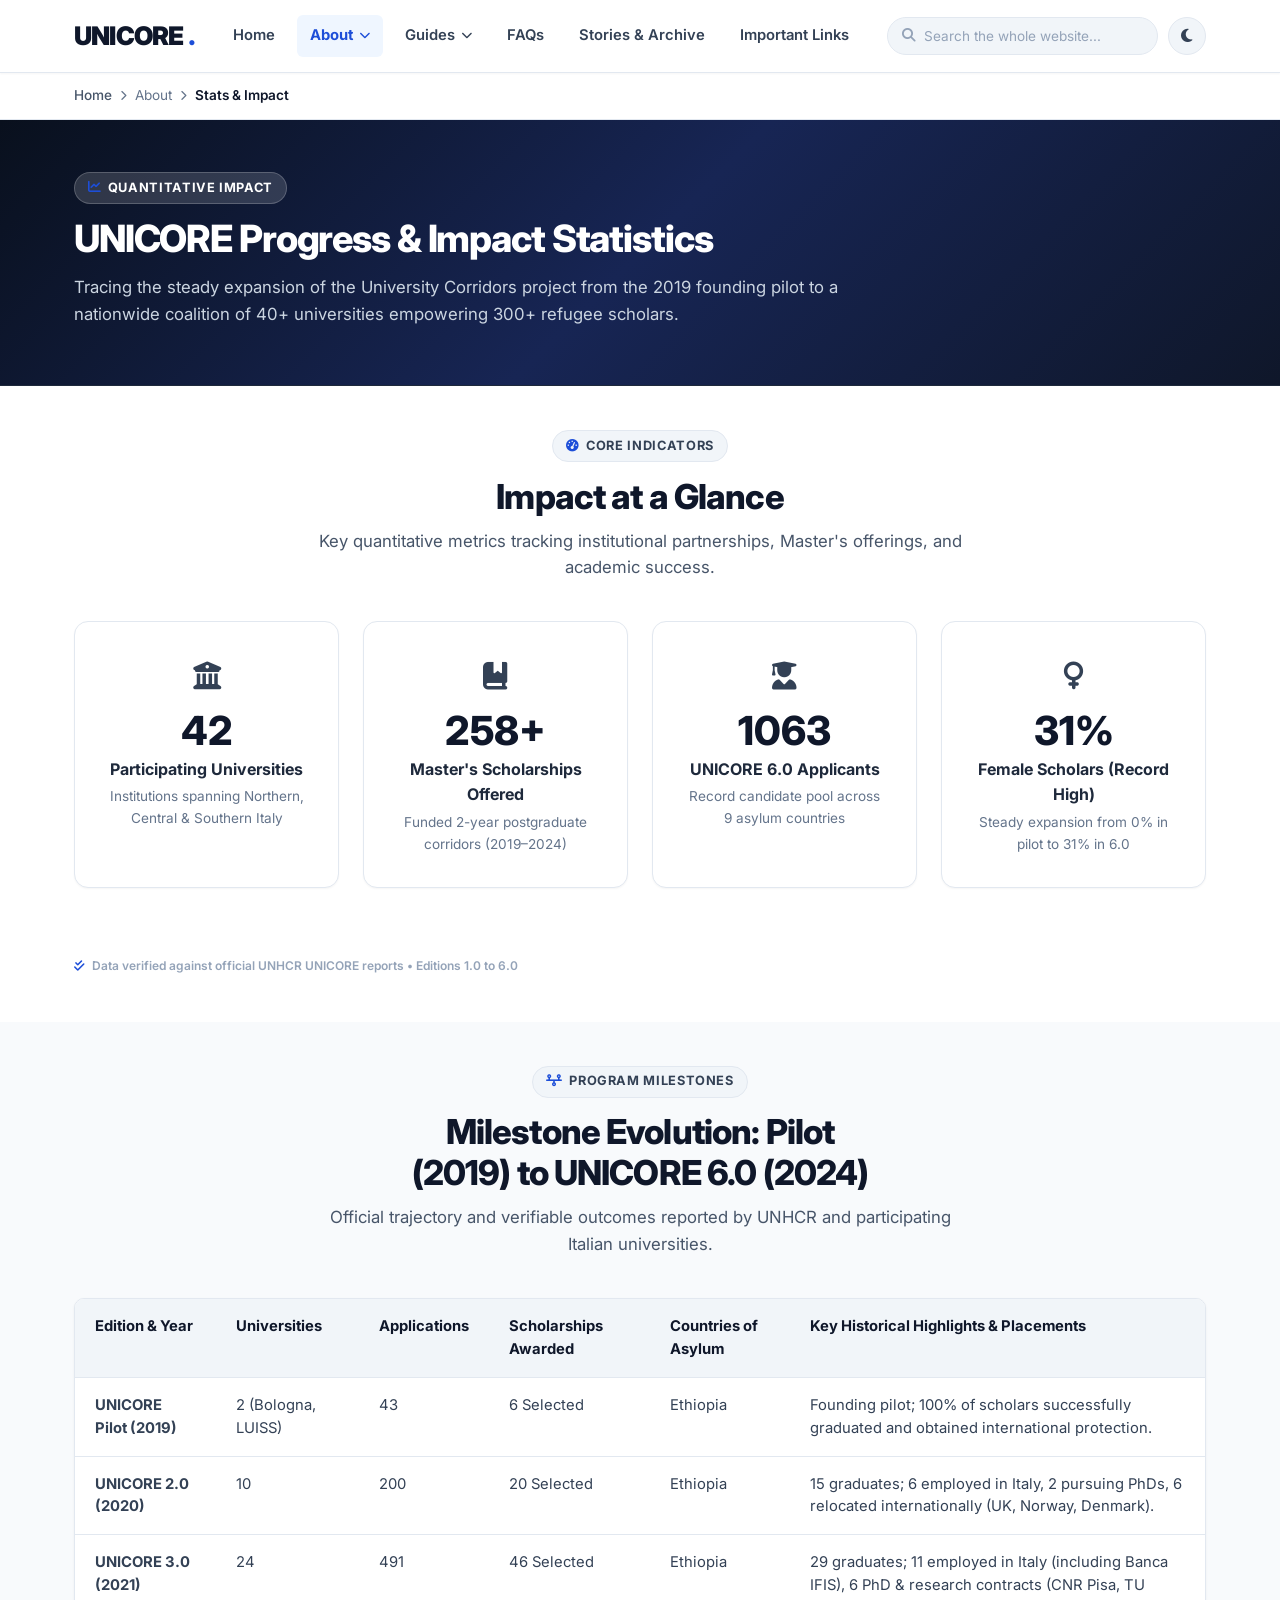
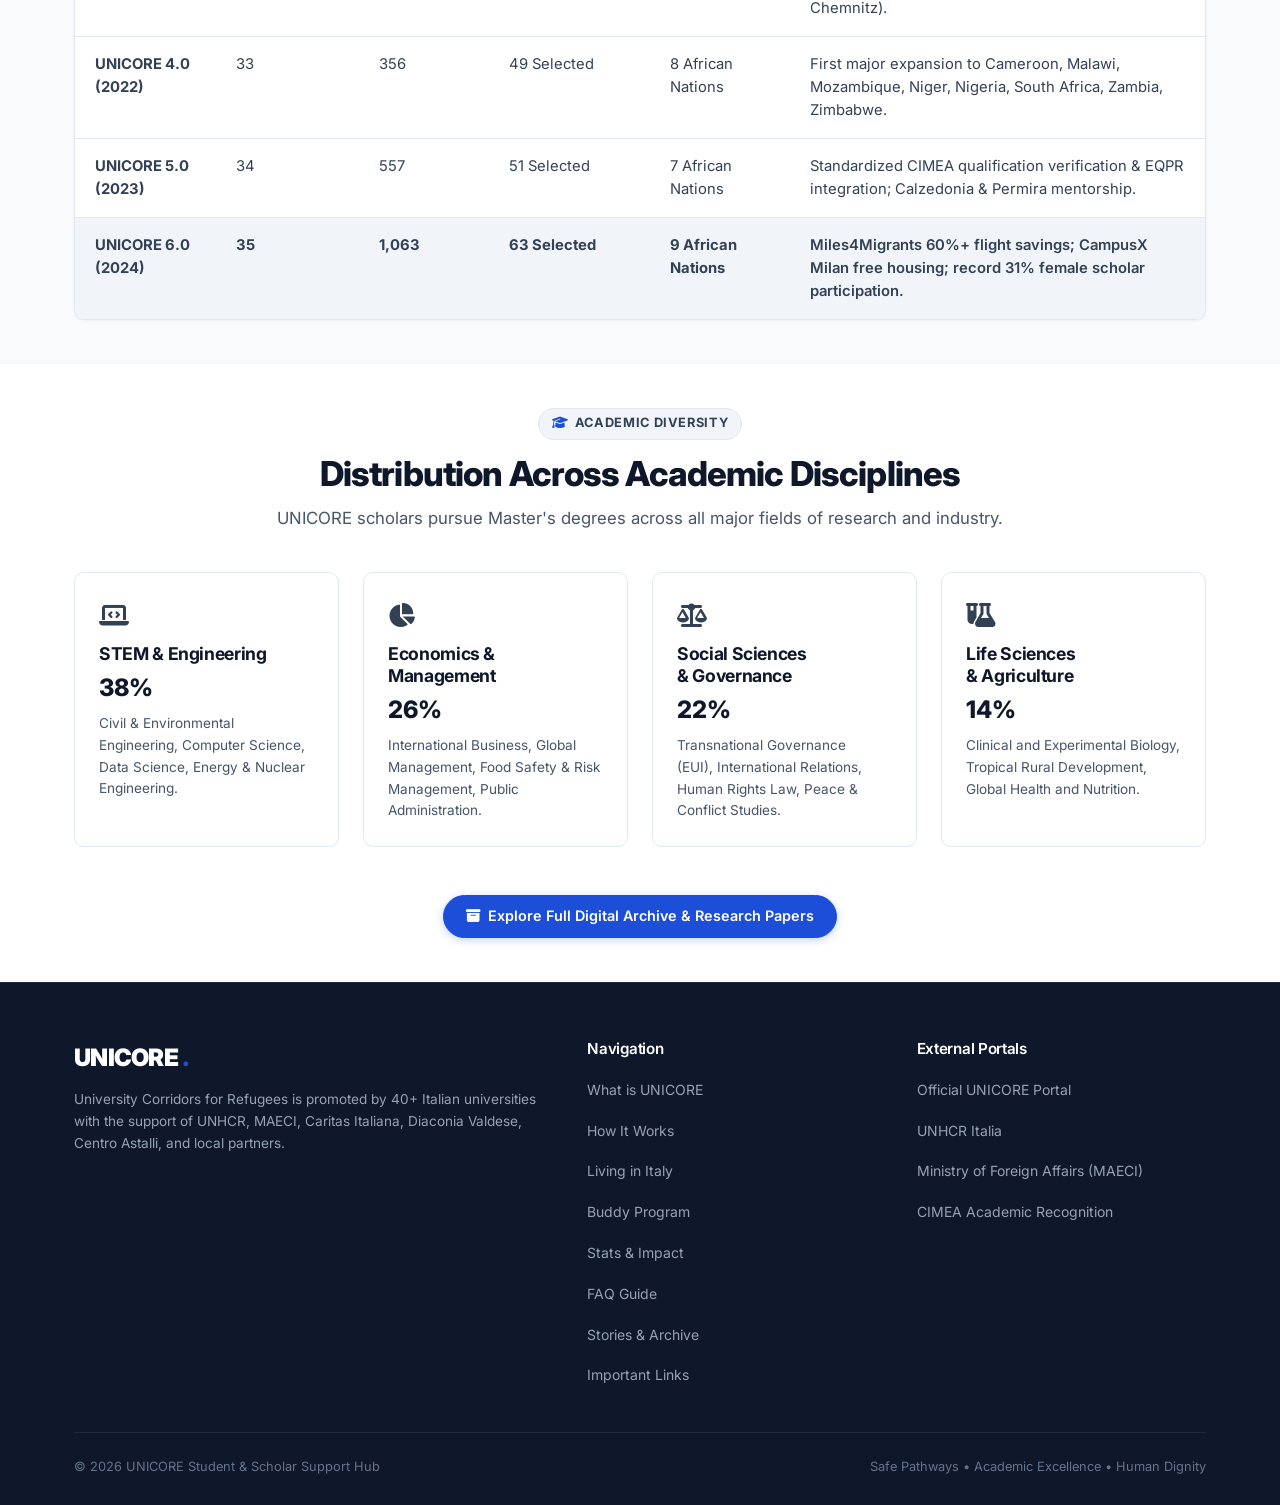
<file: progress-stats.html>
<!DOCTYPE html>
<html lang="en">
<head>
  <meta charset="UTF-8">
  <meta name="viewport" content="width=device-width, initial-scale=1.0">
  <title>Progress & Statistics | UNICORE Milestones & Impact</title>
  
  <!-- Fonts & Icons -->
  <link rel="preconnect" href="https://fonts.googleapis.com">
  <link rel="preconnect" href="https://fonts.gstatic.com" crossorigin>
  <link href="https://fonts.googleapis.com/css2?family=Inter:wght@400;500;600;700;800;900&display=swap" rel="stylesheet">
  <link rel="stylesheet" href="https://cdnjs.cloudflare.com/ajax/libs/font-awesome/6.5.1/css/all.min.css">
  
  <link rel="stylesheet" href="css/styles.css">
</head>
<body>

  <!-- Navbar -->
  <header class="navbar">
    <div class="container">
      <a href="index.html" class="brand" aria-label="UNICORE">
        UNICORE<span class="brand-dot">.</span>
      </a>

      <nav class="nav-menu" id="navMenu" aria-label="Primary Navigation">
        <a href="index.html" class="nav-link">Home</a>
        
        <!-- About Dropdown -->
        <div class="nav-item nav-dropdown">
          <a href="about.html" class="nav-link dropdown-trigger active">
            About <i class="fa-solid fa-chevron-down" style="font-size: 0.7rem;"></i>
          </a>
          <div class="dropdown-menu">
            <a href="about.html" class="dropdown-link"><i class="fa-solid fa-info-circle"></i> Overview & Mission</a>
            <a href="how-it-works.html" class="dropdown-link"><i class="fa-solid fa-route"></i> How It Works & Academics</a>
            <a href="progress-stats.html" class="dropdown-link active"><i class="fa-solid fa-chart-simple"></i> Stats & Impact</a>
          </div>
        </div>

        <!-- Guides Dropdown -->
        <div class="nav-item nav-dropdown">
          <a href="living-in-italy.html" class="nav-link dropdown-trigger">
            Guides <i class="fa-solid fa-chevron-down" style="font-size: 0.7rem;"></i>
          </a>
          <div class="dropdown-menu">
            <a href="first-30-days.html" class="dropdown-link" style="color: var(--primary); font-weight: 700;"><i class="fa-solid fa-person-walking-luggage"></i> First 30 Days with Yohannes (New!)</a>
            <a href="living-in-italy.html" class="dropdown-link"><i class="fa-solid fa-passport"></i> Living in Italy & Documents</a>
            <a href="buddy-program.html" class="dropdown-link"><i class="fa-solid fa-people-arrows"></i> Buddy Mentorship Program</a>
          </div>
        </div>

        <a href="faq.html" class="nav-link">FAQs</a>
        <a href="stories-archive.html" class="nav-link">Stories & Archive</a>
        <a href="important-links.html" class="nav-link">Important Links</a>
      </nav>

            <div class="nav-actions">
        <div class="nav-search-wrapper" id="navSearchWrapper">
          <button type="button" class="mobile-search-toggle-btn" id="mobileSearchToggle" aria-label="Open search">
            <i class="fa-solid fa-magnifying-glass"></i>
          </button>
          <div class="nav-search-box">
            <i class="fa-solid fa-magnifying-glass nav-search-icon"></i>
            <input type="text" id="siteSearchInput" class="nav-search-input" placeholder="Search the whole website..." autocomplete="off" aria-label="Search the whole website">
            <button type="button" id="clearSearchBtn" class="search-clear-btn" aria-label="Clear search" style="display: none;">
              <i class="fa-solid fa-xmark"></i>
            </button>
          </div>
          <div class="search-dropdown-panel" id="siteSearchResults" style="display: none;"></div>
        </div>
<button class="theme-toggle-btn" aria-label="Switch between light and dark mode">
          <i class="fa-solid fa-moon"></i>
        </button>

        <button class="nav-toggle" id="navToggle" aria-label="Toggle navigation menu" aria-expanded="false">
          <i class="fa-solid fa-bars"></i>
        </button>
      </div>
    </div>
  </header>

  <!-- Breadcrumbs -->
  <div class="breadcrumbs-bar">
    <div class="container">
      <div class="breadcrumbs">
        <a href="index.html">Home</a>
        <i class="fa-solid fa-chevron-right" style="font-size: 0.65rem;"></i>
        <span>About</span>
        <i class="fa-solid fa-chevron-right" style="font-size: 0.65rem;"></i>
        <span class="current">Stats & Impact</span>
      </div>
    </div>
  </div>

  <!-- Page Hero -->
  <section class="page-hero">
    <div class="container">
      <div class="page-hero-content">
        <span class="section-badge" style="background: rgba(255,255,255,0.15); color: #fff; border-color: rgba(255,255,255,0.2);">
          <i class="fa-solid fa-chart-line"></i> Quantitative Impact
        </span>
        <h1>UNICORE Progress & Impact Statistics</h1>
        <p>
          Tracing the steady expansion of the University Corridors project from the 2019 founding pilot to a nationwide coalition of 40+ universities empowering 300+ refugee scholars.
        </p>
      </div>
    </div>
  </section>

  <!-- Section 1: Metrics Dashboard -->
  <section class="section bg-white">
    <div class="container">
      <div class="section-header">
        <span class="section-badge"><i class="fa-solid fa-gauge-high"></i> Core Indicators</span>
        <h2>Impact at a Glance</h2>
        <p>
          Key quantitative metrics tracking institutional partnerships, Master's offerings, and academic success.
        </p>
      </div>

      <div class="stats-dashboard">
        <div class="stat-card-lg">
          <div class="stat-card-icon"><i class="fa-solid fa-building-columns"></i></div>
          <div class="stat-card-number counter-val" data-target="42" data-suffix="">42</div>
          <div class="stat-card-title">Participating Universities</div>
          <div class="stat-card-desc">Institutions spanning Northern, Central & Southern Italy</div>
        </div>

        <div class="stat-card-lg">
          <div class="stat-card-icon"><i class="fa-solid fa-book-bookmark"></i></div>
          <div class="stat-card-number counter-val" data-target="258" data-suffix="+">258+</div>
          <div class="stat-card-title">Master's Scholarships Offered</div>
          <div class="stat-card-desc">Funded 2-year postgraduate corridors (2019–2024)</div>
        </div>

        <div class="stat-card-lg">
          <div class="stat-card-icon"><i class="fa-solid fa-user-graduate"></i></div>
          <div class="stat-card-number counter-val" data-target="1063" data-suffix="">1,063</div>
          <div class="stat-card-title">UNICORE 6.0 Applicants</div>
          <div class="stat-card-desc">Record candidate pool across 9 asylum countries</div>
        </div>

        <div class="stat-card-lg">
          <div class="stat-card-icon"><i class="fa-solid fa-venus"></i></div>
          <div class="stat-card-number counter-val" data-target="31" data-suffix="%">31%</div>
          <div class="stat-card-title">Female Scholars (Record High)</div>
          <div class="stat-card-desc">Steady expansion from 0% in pilot to 31% in 6.0</div>
        </div>
      </div>
      <div class="stat-source-note" style="margin-top: 1.25rem;">
        <i class="fa-solid fa-check-double" style="color: var(--primary);"></i>
        <span>Data verified against official UNHCR UNICORE reports &bull; Editions 1.0 to 6.0</span>
      </div>
    </div>
  </section>

  <!-- Section 2: Edition Evolution Table -->
  <section class="section bg-light">
    <div class="container">
      <div class="section-header">
        <span class="section-badge"><i class="fa-solid fa-timeline"></i> Program Milestones</span>
        <h2>Milestone Evolution: Pilot (2019) to UNICORE 6.0 (2024)</h2>
        <p>
          Official trajectory and verifiable outcomes reported by UNHCR and participating Italian universities.
        </p>
      </div>

      <div class="milestones-table-wrapper">
        <table class="milestones-table">
          <thead>
            <tr>
              <th>Edition & Year</th>
              <th>Universities</th>
              <th>Applications</th>
              <th>Scholarships Awarded</th>
              <th>Countries of Asylum</th>
              <th>Key Historical Highlights & Placements</th>
            </tr>
          </thead>
          <tbody>
            <tr>
              <td><strong>UNICORE Pilot (2019)</strong></td>
              <td>2 (Bologna, LUISS)</td>
              <td>43</td>
              <td>6 Selected</td>
              <td>Ethiopia</td>
              <td>Founding pilot; 100% of scholars successfully graduated and obtained international protection.</td>
            </tr>
            <tr>
              <td><strong>UNICORE 2.0 (2020)</strong></td>
              <td>10</td>
              <td>200</td>
              <td>20 Selected</td>
              <td>Ethiopia</td>
              <td>15 graduates; 6 employed in Italy, 2 pursuing PhDs, 6 relocated internationally (UK, Norway, Denmark).</td>
            </tr>
            <tr>
              <td><strong>UNICORE 3.0 (2021)</strong></td>
              <td>24</td>
              <td>491</td>
              <td>46 Selected</td>
              <td>Ethiopia</td>
              <td>29 graduates; 11 employed in Italy (including Banca IFIS), 6 PhD & research contracts (CNR Pisa, TU Chemnitz).</td>
            </tr>
            <tr>
              <td><strong>UNICORE 4.0 (2022)</strong></td>
              <td>33</td>
              <td>356</td>
              <td>49 Selected</td>
              <td>8 African Nations</td>
              <td>First major expansion to Cameroon, Malawi, Mozambique, Niger, Nigeria, South Africa, Zambia, Zimbabwe.</td>
            </tr>
            <tr>
              <td><strong>UNICORE 5.0 (2023)</strong></td>
              <td>34</td>
              <td>557</td>
              <td>51 Selected</td>
              <td>7 African Nations</td>
              <td>Standardized CIMEA qualification verification & EQPR integration; Calzedonia & Permira mentorship.</td>
            </tr>
            <tr class="active-edition">
              <td><strong>UNICORE 6.0 (2024)</strong></td>
              <td><strong>35</strong></td>
              <td><strong>1,063</strong></td>
              <td><strong>63 Selected</strong></td>
              <td><strong>9 African Nations</strong></td>
              <td>Miles4Migrants 60%+ flight savings; CampusX Milan free housing; record 31% female scholar participation.</td>
            </tr>
          </tbody>
        </table>
      </div>
    </div>
  </section>

  <!-- Section 3: Disciplines Breakdown -->
  <section class="section bg-white">
    <div class="container">
      <div class="section-header">
        <span class="section-badge"><i class="fa-solid fa-graduation-cap"></i> Academic Diversity</span>
        <h2>Distribution Across Academic Disciplines</h2>
        <p>
          UNICORE scholars pursue Master's degrees across all major fields of research and industry.
        </p>
      </div>

      <div style="display: grid; grid-template-columns: repeat(auto-fit, minmax(240px, 1fr)); gap: 1.5rem;">
        
        <div style="background: var(--white); border: 1px solid var(--slate-200); border-radius: var(--radius-md); padding: 1.5rem;">
          <div style="font-size: 1.5rem; color: var(--slate-700); margin-bottom: 0.5rem;"><i class="fa-solid fa-laptop-code"></i></div>
          <h4 style="font-size: 1.1rem; margin-bottom: 0.25rem;">STEM & Engineering</h4>
          <div style="font-size: 1.5rem; font-weight: 800; color: var(--slate-900); margin-bottom: 0.35rem;">38%</div>
          <p style="font-size: 0.85rem; color: var(--slate-600);">
            Civil & Environmental Engineering, Computer Science, Data Science, Energy & Nuclear Engineering.
          </p>
        </div>

        <div style="background: var(--white); border: 1px solid var(--slate-200); border-radius: var(--radius-md); padding: 1.5rem;">
          <div style="font-size: 1.5rem; color: var(--slate-700); margin-bottom: 0.5rem;"><i class="fa-solid fa-chart-pie"></i></div>
          <h4 style="font-size: 1.1rem; margin-bottom: 0.25rem;">Economics & Management</h4>
          <div style="font-size: 1.5rem; font-weight: 800; color: var(--slate-900); margin-bottom: 0.35rem;">26%</div>
          <p style="font-size: 0.85rem; color: var(--slate-600);">
            International Business, Global Management, Food Safety & Risk Management, Public Administration.
          </p>
        </div>

        <div style="background: var(--white); border: 1px solid var(--slate-200); border-radius: var(--radius-md); padding: 1.5rem;">
          <div style="font-size: 1.5rem; color: var(--slate-700); margin-bottom: 0.5rem;"><i class="fa-solid fa-scale-balanced"></i></div>
          <h4 style="font-size: 1.1rem; margin-bottom: 0.25rem;">Social Sciences & Governance</h4>
          <div style="font-size: 1.5rem; font-weight: 800; color: var(--slate-900); margin-bottom: 0.35rem;">22%</div>
          <p style="font-size: 0.85rem; color: var(--slate-600);">
            Transnational Governance (EUI), International Relations, Human Rights Law, Peace & Conflict Studies.
          </p>
        </div>

        <div style="background: var(--white); border: 1px solid var(--slate-200); border-radius: var(--radius-md); padding: 1.5rem;">
          <div style="font-size: 1.5rem; color: var(--slate-700); margin-bottom: 0.5rem;"><i class="fa-solid fa-flask-vial"></i></div>
          <h4 style="font-size: 1.1rem; margin-bottom: 0.25rem;">Life Sciences & Agriculture</h4>
          <div style="font-size: 1.5rem; font-weight: 800; color: var(--slate-900); margin-bottom: 0.35rem;">14%</div>
          <p style="font-size: 0.85rem; color: var(--slate-600);">
            Clinical and Experimental Biology, Tropical Rural Development, Global Health and Nutrition.
          </p>
        </div>

      </div>

      <div style="text-align: center; margin-top: 3rem;">
        <a href="stories-archive.html" class="btn btn-primary">
          <i class="fa-solid fa-box-archive"></i> Explore Full Digital Archive & Research Papers
        </a>
      </div>
    </div>
  </section>

  <!-- Footer -->
  <footer class="footer">
    <div class="container">
      <div class="footer-grid">
        <div class="footer-brand">
          <div class="brand">UNICORE<span class="brand-dot">.</span></div>
          <p>
            University Corridors for Refugees is promoted by 40+ Italian universities with the support of UNHCR, MAECI, Caritas Italiana, Diaconia Valdese, Centro Astalli, and local partners.
          </p>
        </div>

        <div class="footer-col">
          <h4>Navigation</h4>
          <ul class="footer-links">
            <li><a href="about.html">What is UNICORE</a></li>
            <li><a href="how-it-works.html">How It Works</a></li>
            <li><a href="living-in-italy.html">Living in Italy</a></li>
            <li><a href="buddy-program.html">Buddy Program</a></li>
            <li><a href="progress-stats.html">Stats & Impact</a></li>
            <li><a href="faq.html">FAQ Guide</a></li>
            <li><a href="stories-archive.html">Stories & Archive</a></li>
            <li><a href="important-links.html">Important Links</a></li>
          </ul>
        </div>

        <div class="footer-col">
          <h4>External Portals</h4>
          <ul class="footer-links">
            <li><a href="https://universitycorridors.unhcr.it/" target="_blank" rel="noopener noreferrer">Official UNICORE Portal</a></li>
            <li><a href="https://www.unhcr.it/" target="_blank" rel="noopener noreferrer">UNHCR Italia</a></li>
            <li><a href="https://www.esteri.it/" target="_blank" rel="noopener noreferrer">Ministry of Foreign Affairs (MAECI)</a></li>
            <li><a href="https://www.cimea.it/" target="_blank" rel="noopener noreferrer">CIMEA Academic Recognition</a></li>
          </ul>
        </div>
      </div>

      <div class="footer-bottom">
        <div>&copy; 2026 UNICORE Student & Scholar Support Hub</div>
        <div>Safe Pathways &bull; Academic Excellence &bull; Human Dignity</div>
      </div>
    </div>
  </footer>

    
  </div>

  <script src="js/app.js"></script>
</body>
</html>
</file>
<file: css/styles.css>
/* ==========================================================================
   UNICORE Scholar & Student Support Platform — Design System & Stylesheet
   Executive, Clean, Modern, Neutral & Mobile-Optimized
   ========================================================================== */

:root {
  /* Clean, Neutral & Executive Color Palette */
  --primary: #1d4ed8;            /* Executive Royal Blue (Single Focused Accent) */
  --primary-hover: #1e40af;
  --primary-light: #eff6ff;
  --primary-border: #bfdbfe;
  
  --slate-900: #0f172a;          /* Deep Headline Slate */
  --slate-800: #1e293b;          /* Dark Surface Slate */
  --slate-700: #334155;          /* Primary Body Text */
  --slate-600: #475569;          /* Secondary Text */
  --slate-500: #64748b;          /* Muted Text & Neutral Icons */
  --slate-400: #94a3b8;          /* Light Slate Accents */
  --slate-300: #cbd5e1;          /* Form Borders */
  --slate-200: #e2e8f0;          /* Clean Component Borders */
  --slate-100: #f1f5f9;          /* Neutral Surface Backgrounds */
  --slate-50: #f8fafc;           /* Light Canvas */
  --white: #ffffff;
  
  /* Neutral Functional Tokens */
  --surface-badge: #f1f5f9;
  --surface-badge-border: #e2e8f0;
  --surface-badge-text: #334155;

  /* Layout & Geometry */
  --radius-sm: 6px;
  --radius-md: 10px;
  --radius-lg: 14px;
  --radius-xl: 20px;
  --radius-full: 9999px;
  
  --shadow-xs: 0 1px 2px 0 rgba(0, 0, 0, 0.04);
  --shadow-sm: 0 1px 3px 0 rgba(0, 0, 0, 0.06), 0 1px 2px -1px rgba(0, 0, 0, 0.04);
  --shadow-md: 0 4px 12px -2px rgba(0, 0, 0, 0.06), 0 2px 6px -2px rgba(0, 0, 0, 0.04);
  --shadow-lg: 0 12px 24px -4px rgba(0, 0, 0, 0.08), 0 4px 8px -2px rgba(0, 0, 0, 0.03);
  --shadow-xl: 0 20px 30px -6px rgba(15, 23, 42, 0.1);
  
  --transition: all 0.2s cubic-bezier(0.4, 0, 0.2, 1);
  --font-main: 'Inter', -apple-system, BlinkMacSystemFont, 'Segoe UI', Roboto, Helvetica, Arial, sans-serif;
}

/* High-Contrast / Dark Mode Theme Variables */
[data-theme="dark"] {
  --primary: #38bdf8;            /* Sky Blue Accent */
  --primary-hover: #7dd3fc;
  --primary-light: #082f49;
  --primary-border: #0284c7;
  
  --slate-900: #f8fafc;          /* Pure Light for Headings */
  --slate-800: #f1f5f9;          /* High contrast text */
  --slate-700: #e2e8f0;          /* Main body text */
  --slate-600: #cbd5e1;          /* Secondary text */
  --slate-500: #94a3b8;          /* Muted labels & icons */
  --slate-400: #64748b;
  --slate-300: #475569;          /* Form inputs & borders */
  --slate-200: #334155;          /* Card borders */
  --slate-100: #1e293b;          /* Secondary surface */
  --slate-50: #0b1120;           /* Main dark canvas */
  --white: #131d33;              /* Base card backgrounds */
  
  --surface-badge: #1e293b;
  --surface-badge-border: #334155;
  --surface-badge-text: #e2e8f0;

  --shadow-xs: 0 1px 2px 0 rgba(0, 0, 0, 0.4);
  --shadow-sm: 0 1px 3px 0 rgba(0, 0, 0, 0.5);
  --shadow-md: 0 4px 12px -2px rgba(0, 0, 0, 0.6);
  --shadow-lg: 0 12px 24px -4px rgba(0, 0, 0, 0.7);
  --shadow-xl: 0 20px 30px -6px rgba(0, 0, 0, 0.8);
}

/* Global Reset */
* {
  box-sizing: border-box;
  margin: 0;
  padding: 0;
}

html {
  scroll-behavior: smooth;
  font-size: 16px;
  -webkit-text-size-adjust: 100%;
}

body {
  font-family: var(--font-main);
  color: var(--slate-700);
  background-color: var(--slate-50);
  line-height: 1.6;
  -webkit-font-smoothing: antialiased;
  -moz-osx-font-smoothing: grayscale;
  display: flex;
  flex-direction: column;
  min-height: 100vh;
  overflow-x: hidden;
}

img {
  max-width: 100%;
  height: auto;
  display: block;
}

a {
  color: var(--primary);
  text-decoration: none;
  transition: var(--transition);
}

a:hover {
  color: var(--primary-hover);
}

ul {
  list-style: none;
}

/* Layout Container (Desktop & Mobile Optimized) */
.container {
  max-width: 1180px;
  margin: 0 auto;
  padding: 0 1.5rem;
  width: 100%;
}

/* Typography */
h1, h2, h3, h4, h5, h6 {
  color: var(--slate-900);
  font-weight: 700;
  line-height: 1.25;
  letter-spacing: -0.02em;
}

/* Clean Neutral Section Badges (No Rainbow Clutter) */
.section-badge {
  display: inline-flex;
  align-items: center;
  gap: 0.4rem;
  font-size: 0.8rem;
  font-weight: 700;
  text-transform: uppercase;
  letter-spacing: 0.05em;
  color: var(--slate-700);
  background-color: var(--surface-badge);
  border: 1px solid var(--surface-badge-border);
  padding: 0.3rem 0.8rem;
  border-radius: var(--radius-full);
  margin-bottom: 0.85rem;
}

.section-badge i {
  color: var(--primary);
}

.section-header {
  text-align: center;
  max-width: 720px;
  margin: 0 auto 2rem auto;
}

.section-header h2 {
  font-size: 1.95rem;
  margin-bottom: 0.5rem;
}

.section-header p {
  font-size: 1rem;
  color: var(--slate-600);
}

/* Breadcrumbs Bar */
.breadcrumbs-bar {
  background-color: var(--white);
  border-bottom: 1px solid var(--slate-200);
  padding: 0.75rem 0;
  font-size: 0.85rem;
}

.breadcrumbs {
  display: flex;
  align-items: center;
  gap: 0.5rem;
  color: var(--slate-500);
  flex-wrap: wrap;
}

.breadcrumbs a {
  color: var(--slate-600);
  font-weight: 500;
}

.breadcrumbs a:hover {
  color: var(--primary);
}

.breadcrumbs .current {
  color: var(--slate-900);
  font-weight: 600;
}

/* Buttons (Touch-Friendly & Accessible) */
.btn {
  display: inline-flex;
  align-items: center;
  justify-content: center;
  gap: 0.5rem;
  font-size: 0.925rem;
  font-weight: 600;
  padding: 0.65rem 1.25rem;
  min-height: 44px; /* Mobile accessibility standard */
  border-radius: var(--radius-md);
  border: 1px solid transparent;
  cursor: pointer;
  transition: var(--transition);
  text-align: center;
  line-height: 1.4;
  touch-action: manipulation;
}

.btn-primary {
  background-color: var(--primary);
  color: var(--white);
}

.btn-primary:hover {
  background-color: var(--primary-hover);
  color: var(--white);
  box-shadow: var(--shadow-sm);
  transform: translateY(-1px);
}

.btn-secondary {
  background-color: var(--slate-100);
  color: var(--slate-800);
  border-color: var(--slate-300);
}

.btn-secondary:hover {
  background-color: var(--slate-200);
  color: var(--slate-900);
}

.btn-outline {
  border-color: var(--slate-300);
  color: var(--slate-700);
  background: var(--white);
}

.btn-outline:hover {
  border-color: var(--primary);
  color: var(--primary);
  background: var(--primary-light);
}

.btn-sm {
  padding: 0.45rem 0.9rem;
  font-size: 0.85rem;
  min-height: 38px;
}

/* Navbar */
.navbar {
  position: sticky;
  top: 0;
  z-index: 1000;
  background-color: var(--white);
  border-bottom: 1px solid var(--slate-200);
  box-shadow: var(--shadow-xs);
}

.navbar .container {
  display: flex;
  align-items: center;
  justify-content: space-between;
  height: 4.5rem;
}

/* Clean Text Brand */
.brand {
  display: flex;
  align-items: center;
  gap: 0.25rem;
  font-size: 1.6rem;
  font-weight: 900;
  letter-spacing: -0.03em;
  color: var(--slate-900);
  text-decoration: none;
}

.brand-dot {
  color: var(--primary);
}

/* Desktop Navigation Menu */
.nav-menu {
  display: flex;
  align-items: center;
  gap: 0.5rem;
}

.nav-item {
  position: relative;
}

.nav-link {
  display: inline-flex;
  align-items: center;
  gap: 0.35rem;
  color: var(--slate-700);
  font-weight: 600;
  font-size: 0.925rem;
  padding: 0.55rem 0.85rem;
  border-radius: var(--radius-sm);
  transition: var(--transition);
  min-height: 40px;
}

.nav-link:hover {
  color: var(--primary);
  background-color: var(--slate-100);
}

.nav-link.active {
  color: var(--primary);
  background-color: var(--primary-light);
  font-weight: 700;
}

/* Dropdown Menu */
.nav-dropdown {
  position: relative;
}

.dropdown-menu {
  position: absolute;
  top: 100%;
  left: 0;
  width: 220px;
  background-color: var(--white);
  border: 1px solid var(--slate-200);
  border-radius: var(--radius-md);
  box-shadow: var(--shadow-lg);
  padding: 0.5rem;
  display: none;
  flex-direction: column;
  gap: 0.25rem;
  z-index: 1010;
  animation: dropdownFade 0.15s ease-out forwards;
}

@keyframes dropdownFade {
  from { opacity: 0; transform: translateY(6px); }
  to { opacity: 1; transform: translateY(0); }
}

.nav-dropdown:hover .dropdown-menu,
.nav-dropdown:focus-within .dropdown-menu {
  display: flex;
}

.dropdown-link {
  display: flex;
  align-items: center;
  gap: 0.6rem;
  padding: 0.6rem 0.75rem;
  font-size: 0.875rem;
  font-weight: 500;
  color: var(--slate-700);
  border-radius: var(--radius-sm);
  transition: var(--transition);
  min-height: 40px;
}

.dropdown-link i {
  color: var(--slate-400);
  width: 16px;
  font-size: 0.85rem;
}

.dropdown-link:hover {
  background-color: var(--primary-light);
  color: var(--primary);
}

.dropdown-link:hover i {
  color: var(--primary);
}

.dropdown-link.active {
  background-color: var(--primary-light);
  color: var(--primary);
  font-weight: 700;
}

/* Nav Actions & Quick Controls */
.nav-actions {
  display: flex;
  align-items: center;
  gap: 0.6rem;
}/* Direct Live Universal Search Bar */
.nav-search-wrapper {
  position: relative;
  display: flex;
  align-items: center;
}

.nav-search-box {
  display: flex;
  align-items: center;
  gap: 0.5rem;
  background-color: var(--slate-100);
  border: 1px solid var(--slate-200);
  border-radius: var(--radius-full);
  padding: 0.35rem 0.85rem;
  transition: all 0.25s cubic-bezier(0.4, 0, 0.2, 1);
  min-height: 38px;
}

.nav-search-box:focus-within,
.nav-search-box:hover {
  background-color: var(--white);
  border-color: var(--primary);
  box-shadow: 0 4px 14px rgba(29, 78, 216, 0.12);
}

.nav-search-icon {
  color: var(--slate-400);
  font-size: 0.85rem;
  flex-shrink: 0;
  transition: var(--transition);
}

.nav-search-box:focus-within .nav-search-icon {
  color: var(--primary);
}

.nav-search-input {
  border: none;
  background: transparent;
  outline: none;
  font-family: inherit;
  font-size: 0.85rem;
  font-weight: 500;
  color: var(--slate-900);
  width: 220px;
  transition: width 0.3s cubic-bezier(0.4, 0, 0.2, 1);
}

.nav-search-input:focus {
  width: 300px;
}

.nav-search-input::placeholder {
  color: var(--slate-400);
  font-weight: 400;
}

.search-clear-btn {
  background: none;
  border: none;
  color: var(--slate-400);
  cursor: pointer;
  padding: 0 0.2rem;
  font-size: 0.85rem;
  display: flex;
  align-items: center;
  justify-content: center;
  transition: var(--transition);
}

.search-clear-btn:hover {
  color: var(--slate-700);
}

/* Live Dropdown Panel */
.search-dropdown-panel {
  position: absolute;
  top: calc(100% + 8px);
  right: 0;
  width: min(520px, 94vw);
  max-height: 480px;
  overflow-y: auto;
  background-color: var(--white);
  border: 1px solid var(--slate-200);
  border-radius: var(--radius-lg);
  box-shadow: 0 16px 36px -4px rgba(15, 23, 42, 0.16), 0 6px 12px -2px rgba(15, 23, 42, 0.08);
  z-index: 2500;
  animation: dropdownSlide 0.2s cubic-bezier(0.16, 1, 0.3, 1);
}

@keyframes dropdownSlide {
  from { opacity: 0; transform: translateY(-8px); }
  to { opacity: 1; transform: translateY(0); }
}

.search-dropdown-header {
  display: flex;
  align-items: center;
  justify-content: space-between;
  padding: 0.75rem 1rem;
  background-color: var(--slate-50);
  border-bottom: 1px solid var(--slate-200);
  font-size: 0.75rem;
  font-weight: 700;
  text-transform: uppercase;
  letter-spacing: 0.05em;
  color: var(--slate-500);
}

.search-dropdown-list {
  padding: 0.4rem;
}

.search-dropdown-item {
  display: flex;
  align-items: flex-start;
  gap: 0.85rem;
  padding: 0.75rem 0.9rem;
  border-radius: var(--radius-md);
  text-decoration: none;
  color: inherit;
  transition: var(--transition);
}

.search-dropdown-item:hover,
.search-dropdown-item.active {
  background-color: var(--slate-100);
}

.search-item-icon {
  width: 2rem;
  height: 2rem;
  background-color: var(--primary-light);
  color: var(--primary);
  border-radius: var(--radius-sm);
  display: flex;
  align-items: center;
  justify-content: center;
  font-size: 0.9rem;
  flex-shrink: 0;
  margin-top: 0.15rem;
}

.search-item-content {
  flex: 1;
  min-width: 0;
}

.search-item-top {
  display: flex;
  align-items: center;
  justify-content: space-between;
  gap: 0.5rem;
  margin-bottom: 0.2rem;
}

.search-item-title {
  font-size: 0.875rem;
  font-weight: 700;
  color: var(--slate-900);
  line-height: 1.35;
}

.search-item-tag {
  font-size: 0.65rem;
  font-weight: 700;
  text-transform: uppercase;
  letter-spacing: 0.04em;
  padding: 0.15rem 0.45rem;
  background-color: var(--slate-200);
  color: var(--slate-700);
  border-radius: 4px;
  white-space: nowrap;
}

.search-item-desc {
  font-size: 0.775rem;
  color: var(--slate-600);
  line-height: 1.45;
  display: -webkit-box;
  -webkit-line-clamp: 2;
  -webkit-box-orient: vertical;
  overflow: hidden;
}

.search-highlight {
  background-color: #fef08a;
  color: #854d0e;
  padding: 0.05rem 0.2rem;
  border-radius: 2px;
  font-weight: 700;
}

[data-theme="dark"] .search-highlight {
  background-color: #854d0e;
  color: #fef08a;
}

.search-empty-state {
  padding: 2rem 1.5rem;
  text-align: center;
  color: var(--slate-500);
}

.search-empty-state i {
  font-size: 2rem;
  color: var(--slate-400);
  margin-bottom: 0.75rem;
}

.search-empty-state p {
  font-size: 0.875rem;
}

@media (max-width: 820px) {
  .nav-search-wrapper {
    position: static;
  }
  .nav-search-input {
    width: 140px;
  }
  .nav-search-input:focus {
    width: 180px;
  }
  .search-dropdown-panel {
    position: fixed;
    top: 68px;
    left: 1rem;
    right: 1rem;
    width: calc(100vw - 2rem);
    max-height: 75vh;
  }
}

.theme-toggle-btn {
  background: var(--slate-100);
  border: 1px solid var(--slate-200);
  border-radius: var(--radius-full);
  width: 38px;
  height: 38px;
  display: inline-flex;
  align-items: center;
  justify-content: center;
  color: var(--slate-700);
  cursor: pointer;
  transition: var(--transition);
  font-size: 0.95rem;
}

.theme-toggle-btn:hover {
  background-color: var(--slate-200);
  color: var(--primary);
  border-color: var(--primary-border);
}

.nav-toggle {
  display: none;
  background: none;
  border: 1px solid var(--slate-300);
  border-radius: var(--radius-sm);
  padding: 0.5rem 0.75rem;
  min-width: 44px;
  min-height: 44px;
  font-size: 1.25rem;
  color: var(--slate-800);
  cursor: pointer;
  touch-action: manipulation;
}

.nav-toggle:focus {
  outline: 2px solid var(--primary);
}

/* Page Hero Banner */
.page-hero {
  background: linear-gradient(135deg, #0f172a 0%, #1e293b 100%);
  color: var(--white);
  padding: 2.5rem 0 2.75rem 0;
  border-bottom: 1px solid var(--slate-800);
}

.page-hero-content {
  max-width: 780px;
}

.page-hero-content h1 {
  font-size: 2.2rem;
  color: var(--white);
  margin-bottom: 0.5rem;
  letter-spacing: -0.02em;
}

.page-hero-content p {
  font-size: 1.05rem;
  color: #cbd5e1;
  line-height: 1.55;
}

/* Home Hero Section */
.home-hero {
  background-color: var(--white);
  padding: 3rem 0;
  border-bottom: 1px solid var(--slate-200);
}

.hero-grid {
  display: grid;
  grid-template-columns: 1.15fr 0.85fr;
  gap: 2.5rem;
  align-items: center;
}

.hero-content h1 {
  font-size: 2.5rem;
  color: var(--slate-900);
  line-height: 1.15;
  margin-bottom: 1rem;
}

.hero-content h1 span {
  color: var(--primary);
}

.hero-content p {
  font-size: 1.05rem;
  color: var(--slate-600);
  margin-bottom: 1.5rem;
  max-width: 580px;
}

.hero-cta-group {
  display: flex;
  align-items: center;
  gap: 0.85rem;
  flex-wrap: wrap;
}

/* Hero Info Card */
.hero-card {
  background-color: var(--slate-50);
  border: 1px solid var(--slate-200);
  border-radius: var(--radius-lg);
  padding: 1.5rem;
  box-shadow: var(--shadow-sm);
}

.hero-card-header {
  display: flex;
  align-items: center;
  justify-content: space-between;
  margin-bottom: 1rem;
  padding-bottom: 0.75rem;
  border-bottom: 1px solid var(--slate-200);
}

.hero-card-title {
  font-size: 1.05rem;
  font-weight: 700;
  color: var(--slate-900);
}

.quick-stats-grid {
  display: grid;
  grid-template-columns: repeat(2, 1fr);
  gap: 0.75rem;
  margin-bottom: 1.25rem;
}

.quick-stat-item {
  background-color: var(--white);
  padding: 0.85rem 1rem;
  border-radius: var(--radius-md);
  border: 1px solid var(--slate-200);
}

.quick-stat-number {
  font-size: 1.45rem;
  font-weight: 800;
  color: var(--slate-900);
  line-height: 1.2;
}

.quick-stat-label {
  font-size: 0.75rem;
  color: var(--slate-500);
  font-weight: 600;
}

.hero-feature-list {
  display: flex;
  flex-direction: column;
  gap: 0.5rem;
  font-size: 0.85rem;
  color: var(--slate-700);
  margin-bottom: 1.25rem;
}

.hero-feature-list li {
  display: block;
  position: relative;
  padding-left: 1.5rem;
  line-height: 1.5;
  text-wrap: pretty;
}

.hero-feature-list i {
  position: absolute;
  left: 0;
  top: 0.22rem;
  color: var(--primary);
  font-size: 0.85rem;
}

/* Section Layouts */
.section {
  padding: 2.75rem 0;
}

.bg-white {
  background-color: var(--white);
}

.bg-light {
  background-color: var(--slate-50);
}

/* Portal Hub Gateway Cards (Home) */
.portal-grid {
  display: grid;
  grid-template-columns: repeat(auto-fit, minmax(300px, 1fr));
  gap: 1.25rem;
}

.portal-card {
  background-color: var(--white);
  border: 1px solid var(--slate-200);
  border-radius: var(--radius-lg);
  padding: 1.5rem;
  box-shadow: var(--shadow-xs);
  display: flex;
  flex-direction: column;
  transition: var(--transition);
}

.portal-card:hover {
  transform: translateY(-3px);
  border-color: var(--primary-border);
  box-shadow: var(--shadow-md);
}

.portal-card-icon {
  width: 42px;
  height: 42px;
  border-radius: var(--radius-md);
  background-color: var(--slate-100);
  color: var(--primary);
  display: flex;
  align-items: center;
  justify-content: center;
  font-size: 1.15rem;
  margin-bottom: 1rem;
}

.portal-card h3 {
  font-size: 1.15rem;
  margin-bottom: 0.4rem;
}

.portal-card p {
  font-size: 0.9rem;
  color: var(--slate-600);
  margin-bottom: 1.25rem;
  flex-grow: 1;
  line-height: 1.5;
}

.portal-card-link {
  font-size: 0.9rem;
  font-weight: 700;
  color: var(--primary);
  display: inline-flex;
  align-items: center;
  gap: 0.4rem;
  margin-top: auto;
}

/* Stats Dashboard */
.stats-dashboard {
  display: grid;
  grid-template-columns: repeat(auto-fit, minmax(240px, 1fr));
  gap: 1.5rem;
  margin-bottom: 3rem;
}

.stat-card-lg {
  background-color: var(--white);
  border: 1px solid var(--slate-200);
  border-radius: var(--radius-lg);
  padding: 2rem;
  text-align: center;
  box-shadow: var(--shadow-xs);
  transition: var(--transition);
}

.stat-card-lg:hover {
  border-color: var(--primary-border);
  box-shadow: var(--shadow-sm);
}

.stat-card-icon {
  font-size: 1.75rem;
  color: var(--slate-700);
  margin-bottom: 0.75rem;
}

.stat-card-number {
  font-size: 2.5rem;
  font-weight: 800;
  color: var(--slate-900);
  line-height: 1;
  margin-bottom: 0.35rem;
}

.stat-card-title {
  font-size: 1rem;
  font-weight: 700;
  color: var(--slate-800);
  margin-bottom: 0.25rem;
}

.stat-card-desc {
  font-size: 0.85rem;
  color: var(--slate-500);
}

/* Clean Milestone Table */
.milestones-table-wrapper {
  background-color: var(--white);
  border-radius: var(--radius-lg);
  border: 1px solid var(--slate-200);
  overflow-x: auto;
  -webkit-overflow-scrolling: touch;
  box-shadow: var(--shadow-xs);
  width: 100%;
}

.milestones-table {
  width: 100%;
  border-collapse: collapse;
  text-align: left;
  font-size: 0.925rem;
  min-width: 620px;
}

.milestones-table th {
  background-color: var(--slate-100);
  color: var(--slate-900);
  font-weight: 700;
  padding: 1rem 1.25rem;
  border-bottom: 1px solid var(--slate-200);
}

.milestones-table td {
  padding: 1rem 1.25rem;
  border-bottom: 1px solid var(--slate-200);
  color: var(--slate-700);
}

.milestones-table tr:last-child td {
  border-bottom: none;
}

.milestones-table tr:hover td {
  background-color: var(--slate-50);
}

.milestones-table .active-edition {
  background-color: var(--slate-100);
  font-weight: 600;
}

/* Pillar Cards (About Page) */
.pillars-grid {
  display: grid;
  grid-template-columns: repeat(auto-fit, minmax(300px, 1fr));
  gap: 1.75rem;
}

.pillar-card {
  background-color: var(--white);
  border-radius: var(--radius-lg);
  border: 1px solid var(--slate-200);
  padding: 2rem;
  box-shadow: var(--shadow-xs);
  transition: var(--transition);
}

.pillar-card:hover {
  transform: translateY(-3px);
  border-color: var(--primary-border);
  box-shadow: var(--shadow-md);
}

.pillar-icon {
  width: 50px;
  height: 50px;
  border-radius: var(--radius-md);
  background-color: var(--slate-100);
  color: var(--primary);
  display: flex;
  align-items: center;
  justify-content: center;
  font-size: 1.35rem;
  margin-bottom: 1.25rem;
}

.pillar-card h3 {
  font-size: 1.25rem;
  margin-bottom: 0.5rem;
}

.pillar-card p {
  font-size: 0.925rem;
  color: var(--slate-600);
}

/* Partners Matrix */
.partners-matrix {
  display: grid;
  grid-template-columns: repeat(auto-fit, minmax(240px, 1fr));
  gap: 1.5rem;
}

.partner-box {
  background-color: var(--white);
  border: 1px solid var(--slate-200);
  border-radius: var(--radius-md);
  padding: 1.5rem;
  box-shadow: var(--shadow-xs);
}

.partner-badge {
  font-size: 0.75rem;
  font-weight: 700;
  text-transform: uppercase;
  color: var(--slate-600);
  margin-bottom: 0.35rem;
}

.partner-box h4 {
  font-size: 1.1rem;
  margin-bottom: 0.4rem;
}

.partner-box p {
  font-size: 0.875rem;
  color: var(--slate-600);
}

/* How It Works Journey Timeline */
.journey-timeline {
  position: relative;
  max-width: 860px;
  margin: 0 auto;
}

.journey-timeline::before {
  content: '';
  position: absolute;
  top: 0;
  bottom: 0;
  left: 28px;
  width: 2px;
  background-color: var(--slate-200);
  z-index: 1;
}

.journey-step {
  position: relative;
  display: flex;
  gap: 1.75rem;
  margin-bottom: 2.5rem;
}

.step-marker {
  width: 56px;
  height: 56px;
  background-color: var(--white);
  border: 3px solid var(--slate-800);
  color: var(--slate-900);
  border-radius: 50%;
  display: flex;
  align-items: center;
  justify-content: center;
  font-weight: 800;
  font-size: 1.25rem;
  z-index: 2;
  flex-shrink: 0;
  box-shadow: var(--shadow-sm);
  transition: var(--transition);
}

.journey-step:hover .step-marker {
  background-color: var(--slate-900);
  color: var(--white);
}

.step-card {
  background-color: var(--white);
  border: 1px solid var(--slate-200);
  border-radius: var(--radius-lg);
  padding: 1.75rem;
  flex: 1;
  box-shadow: var(--shadow-xs);
  transition: var(--transition);
}

.journey-step:hover .step-card {
  border-color: var(--primary-border);
  box-shadow: var(--shadow-md);
}

.step-meta {
  display: flex;
  justify-content: space-between;
  align-items: center;
  margin-bottom: 0.5rem;
}

.step-timeline-tag {
  font-size: 0.75rem;
  font-weight: 700;
  text-transform: uppercase;
  color: var(--slate-700);
  background-color: var(--slate-100);
  border: 1px solid var(--slate-200);
  padding: 0.2rem 0.65rem;
  border-radius: var(--radius-sm);
}

.step-card h3 {
  font-size: 1.25rem;
  margin-bottom: 0.5rem;
}

.step-card p {
  font-size: 0.925rem;
  color: var(--slate-600);
  margin-bottom: 1rem;
}

.step-checklist {
  display: grid;
  grid-template-columns: repeat(auto-fit, minmax(280px, 1fr));
  gap: 0.75rem;
  font-size: 0.875rem;
  color: var(--slate-700);
  background-color: var(--slate-50);
  padding: 0.9rem 1.15rem;
  border-radius: var(--radius-md);
  border: 1px solid var(--slate-200);
}

.step-checklist li {
  display: block;
  position: relative;
  padding-left: 1.5rem;
  line-height: 1.5;
  text-wrap: pretty;
}

.step-checklist li i {
  position: absolute;
  left: 0;
  top: 0.22rem;
  font-size: 0.85rem;
}

/* FAQ Hub Section */
.faq-search-wrapper {
  max-width: 680px;
  margin: 0 auto 2rem auto;
  position: relative;
}

.faq-search-input {
  width: 100%;
  padding: 0.95rem 1.25rem 0.95rem 3rem;
  font-size: 1rem;
  border: 1px solid var(--slate-300);
  border-radius: var(--radius-full);
  outline: none;
  transition: var(--transition);
  background-color: var(--white);
  box-shadow: var(--shadow-xs);
  min-height: 48px;
}

.faq-search-input:focus {
  border-color: var(--primary);
  box-shadow: 0 0 0 3px rgba(29, 78, 216, 0.12);
}

.faq-search-icon {
  position: absolute;
  left: 1.15rem;
  top: 50%;
  transform: translateY(-50%);
  color: var(--slate-400);
  font-size: 1.1rem;
}

.faq-tabs {
  display: flex;
  justify-content: center;
  flex-wrap: wrap;
  gap: 0.5rem;
  margin-bottom: 2rem;
}

.faq-tab-btn {
  background-color: var(--white);
  color: var(--slate-700);
  border: 1px solid var(--slate-200);
  padding: 0.55rem 1.15rem;
  min-height: 44px;
  border-radius: var(--radius-full);
  font-weight: 600;
  font-size: 0.875rem;
  cursor: pointer;
  transition: var(--transition);
  display: flex;
  align-items: center;
  gap: 0.4rem;
  touch-action: manipulation;
}

.faq-tab-btn:hover {
  background-color: var(--slate-100);
  color: var(--slate-900);
}

.faq-tab-btn.active {
  background-color: var(--slate-900);
  color: var(--white);
  border-color: var(--slate-900);
  box-shadow: var(--shadow-xs);
}

.faq-accordion-list {
  max-width: 860px;
  margin: 0 auto;
  display: flex;
  flex-direction: column;
  gap: 0.85rem;
}

.faq-item {
  background-color: var(--white);
  border: 1px solid var(--slate-200);
  border-radius: var(--radius-md);
  overflow: hidden;
  transition: var(--transition);
}

.faq-item.active {
  border-color: var(--slate-400);
  box-shadow: var(--shadow-xs);
}

.faq-question {
  width: 100%;
  display: flex;
  justify-content: space-between;
  align-items: center;
  padding: 1.15rem 1.5rem;
  min-height: 52px;
  background: none;
  border: none;
  text-align: left;
  font-size: 1rem;
  font-weight: 700;
  color: var(--slate-900);
  cursor: pointer;
  transition: var(--transition);
  touch-action: manipulation;
}

.faq-question:hover {
  color: var(--primary);
}

.faq-icon {
  width: 28px;
  height: 28px;
  background-color: var(--slate-100);
  color: var(--slate-600);
  border-radius: 50%;
  display: flex;
  align-items: center;
  justify-content: center;
  flex-shrink: 0;
  font-size: 0.8rem;
  transition: var(--transition);
}

.faq-item.active .faq-icon {
  background-color: var(--slate-900);
  color: var(--white);
  transform: rotate(180deg);
}

.faq-answer {
  max-height: 0;
  overflow: hidden;
  transition: max-height 0.25s ease-out;
  padding: 0 1.5rem;
  color: var(--slate-600);
  font-size: 0.925rem;
  line-height: 1.6;
}

.faq-item.active .faq-answer {
  padding: 0 1.5rem 1.25rem 1.5rem;
}

/* Neutral Clean Support Directory Cards */
.support-filter-bar {
  display: flex;
  justify-content: center;
  flex-wrap: wrap;
  gap: 0.5rem;
  margin-bottom: 2.5rem;
}

.support-filter-btn {
  background-color: var(--white);
  color: var(--slate-700);
  border: 1px solid var(--slate-200);
  padding: 0.55rem 1.15rem;
  min-height: 44px;
  border-radius: var(--radius-full);
  font-weight: 600;
  font-size: 0.875rem;
  cursor: pointer;
  transition: var(--transition);
  display: flex;
  align-items: center;
  gap: 0.4rem;
  touch-action: manipulation;
}

.support-filter-btn:hover {
  background-color: var(--slate-100);
  color: var(--slate-900);
}

.support-filter-btn.active {
  background-color: var(--slate-900);
  color: var(--white);
  border-color: var(--slate-900);
}

.support-grid {
  display: grid;
  grid-template-columns: repeat(auto-fit, minmax(320px, 1fr));
  gap: 1.75rem;
}

.support-card {
  background-color: var(--white);
  border: 1px solid var(--slate-200);
  border-radius: var(--radius-lg);
  padding: 1.75rem;
  box-shadow: var(--shadow-xs);
  display: flex;
  flex-direction: column;
  transition: var(--transition);
}

.support-card:hover {
  transform: translateY(-3px);
  border-color: var(--primary-border);
  box-shadow: var(--shadow-md);
}

.support-card-header {
  display: flex;
  align-items: center;
  justify-content: space-between;
  margin-bottom: 1rem;
}

.support-icon-wrap {
  width: 44px;
  height: 44px;
  border-radius: var(--radius-md);
  background-color: var(--slate-100);
  color: var(--slate-800);
  display: flex;
  align-items: center;
  justify-content: center;
  font-size: 1.25rem;
}

.support-tag {
  font-size: 0.75rem;
  font-weight: 700;
  text-transform: uppercase;
  color: var(--slate-600);
  background-color: var(--slate-100);
  border: 1px solid var(--slate-200);
  padding: 0.2rem 0.55rem;
  border-radius: var(--radius-sm);
}

.support-card h3 {
  font-size: 1.2rem;
  margin-bottom: 0.5rem;
}

.support-card p {
  font-size: 0.9rem;
  color: var(--slate-600);
  margin-bottom: 1.25rem;
  flex-grow: 1;
}

.support-services-list {
  margin-bottom: 1.25rem;
  display: flex;
  flex-direction: column;
  gap: 0.35rem;
  font-size: 0.85rem;
  color: var(--slate-700);
}

.support-services-list li {
  display: block;
  position: relative;
  padding-left: 1.4rem;
  line-height: 1.5;
  text-wrap: pretty;
}

.support-services-list i {
  position: absolute;
  left: 0;
  top: 0.22rem;
  color: var(--primary);
  font-size: 0.8rem;
}

.support-contacts {
  padding-top: 1rem;
  border-top: 1px solid var(--slate-100);
  font-size: 0.85rem;
  display: flex;
  flex-direction: column;
  gap: 0.4rem;
  color: var(--slate-600);
}

.support-contacts a {
  color: var(--slate-800);
  font-weight: 600;
}

.support-contacts a:hover {
  color: var(--primary);
}

/* Video Preview Cards */
.video-preview-grid {
  display: grid;
  grid-template-columns: repeat(auto-fit, minmax(320px, 1fr));
  gap: 1.75rem;
}

.video-card {
  background-color: var(--white);
  border: 1px solid var(--slate-200);
  border-radius: var(--radius-lg);
  overflow: hidden;
  box-shadow: var(--shadow-xs);
  display: flex;
  flex-direction: column;
  transition: var(--transition);
}

.video-card:hover {
  transform: translateY(-3px);
  box-shadow: var(--shadow-md);
  border-color: var(--primary-border);
}

.video-thumb-container {
  position: relative;
  width: 100%;
  padding-top: 56.25%; /* 16:9 Aspect Ratio */
  background-color: #0f172a;
  overflow: hidden;
  display: block;
}

.video-thumb-img {
  position: absolute;
  top: 0;
  left: 0;
  width: 100%;
  height: 100%;
  object-fit: cover;
  transition: transform 0.3s ease;
}

.video-play-btn {
  position: absolute;
  top: 50%;
  left: 50%;
  transform: translate(-50%, -50%);
  width: 52px;
  height: 52px;
  border-radius: 50%;
  background: rgba(15, 23, 42, 0.85);
  color: var(--white);
  border: 2px solid rgba(255, 255, 255, 0.4);
  display: flex;
  align-items: center;
  justify-content: center;
  font-size: 1.15rem;
  box-shadow: 0 4px 15px rgba(0, 0, 0, 0.35);
  transition: transform 0.2s ease, background 0.2s ease;
  z-index: 2;
}

.video-thumb-container:hover .video-play-btn {
  transform: translate(-50%, -50%) scale(1.12);
  background: var(--slate-900);
  border-color: var(--white);
}

.video-thumb-container:hover .video-thumb-img {
  transform: scale(1.05);
}

.video-duration-badge {
  position: absolute;
  bottom: 10px;
  right: 10px;
  background: rgba(15, 23, 42, 0.85);
  color: var(--white);
  font-size: 0.75rem;
  font-weight: 700;
  padding: 0.2rem 0.5rem;
  border-radius: var(--radius-sm);
  z-index: 2;
}

.video-card-body {
  padding: 1.5rem;
  display: flex;
  flex-direction: column;
  flex-grow: 1;
}

.video-card-body h3 {
  font-size: 1.15rem;
  color: var(--slate-900);
  margin-bottom: 0.5rem;
}

.video-card-body p {
  font-size: 0.9rem;
  color: var(--slate-600);
  margin-bottom: 1.25rem;
  flex-grow: 1;
}

/* Media & Press Cards */
.media-press-grid {
  display: grid;
  grid-template-columns: repeat(auto-fit, minmax(320px, 1fr));
  gap: 1.75rem;
}

.media-press-card {
  background-color: var(--white);
  border: 1px solid var(--slate-200);
  border-radius: var(--radius-lg);
  padding: 1.75rem;
  box-shadow: var(--shadow-xs);
  display: flex;
  flex-direction: column;
  transition: var(--transition);
}

.media-press-card:hover {
  transform: translateY(-3px);
  box-shadow: var(--shadow-md);
  border-color: var(--primary-border);
}

.media-source-header {
  display: flex;
  align-items: center;
  justify-content: space-between;
  margin-bottom: 0.85rem;
  padding-bottom: 0.65rem;
  border-bottom: 1px solid var(--slate-100);
}

.media-outlet-tag {
  display: inline-flex;
  align-items: center;
  gap: 0.35rem;
  font-size: 0.75rem;
  font-weight: 700;
  color: var(--slate-800);
  background-color: var(--slate-100);
  border: 1px solid var(--slate-200);
  padding: 0.2rem 0.55rem;
  border-radius: var(--radius-sm);
  text-transform: uppercase;
}

.media-lang-badge {
  font-size: 0.75rem;
  font-weight: 600;
  color: var(--slate-600);
  background-color: var(--slate-100);
  border: 1px solid var(--slate-200);
  padding: 0.15rem 0.45rem;
  border-radius: var(--radius-full);
}

.media-press-card h3 {
  font-size: 1.15rem;
  color: var(--slate-900);
  margin-bottom: 0.5rem;
}

.media-press-card p {
  font-size: 0.9rem;
  color: var(--slate-600);
  margin-bottom: 1rem;
  flex-grow: 1;
}

.media-highlights-box {
  background-color: var(--slate-50);
  border-left: 3px solid var(--slate-700);
  padding: 0.75rem 0.85rem;
  border-radius: 0 var(--radius-md) var(--radius-md) 0;
  font-size: 0.825rem;
  color: var(--slate-700);
  margin-bottom: 1rem;
}

.media-highlights-box ul {
  display: flex;
  flex-direction: column;
  gap: 0.25rem;
  margin-top: 0.35rem;
}

.media-highlights-box li {
  display: flex;
  align-items: flex-start;
  gap: 0.35rem;
}

/* Important Links & Resources Cards */
.links-grid {
  display: grid;
  grid-template-columns: repeat(auto-fit, minmax(340px, 1fr));
  gap: 1.75rem;
}

.link-card {
  background-color: var(--white);
  border: 1px solid var(--slate-200);
  border-radius: var(--radius-lg);
  padding: 1.75rem;
  box-shadow: var(--shadow-xs);
  display: flex;
  flex-direction: column;
  transition: var(--transition);
}

.link-card:hover {
  transform: translateY(-3px);
  border-color: var(--primary-border);
  box-shadow: var(--shadow-md);
}

.link-card-header {
  display: flex;
  align-items: center;
  justify-content: space-between;
  margin-bottom: 1rem;
}

.link-icon-wrap {
  width: 44px;
  height: 44px;
  border-radius: var(--radius-md);
  background-color: var(--slate-100);
  color: var(--slate-800);
  display: flex;
  align-items: center;
  justify-content: center;
  font-size: 1.25rem;
}

.link-badge {
  font-size: 0.75rem;
  font-weight: 700;
  text-transform: uppercase;
  color: var(--slate-700);
  background-color: var(--slate-100);
  border: 1px solid var(--slate-200);
  padding: 0.2rem 0.55rem;
  border-radius: var(--radius-sm);
}

.link-card h3 {
  font-size: 1.2rem;
  margin-bottom: 0.5rem;
  color: var(--slate-900);
}

.link-card p {
  font-size: 0.9rem;
  color: var(--slate-600);
  margin-bottom: 1.25rem;
  flex-grow: 1;
}

.link-features-list {
  margin-bottom: 1.25rem;
  display: flex;
  flex-direction: column;
  gap: 0.35rem;
  font-size: 0.85rem;
  color: var(--slate-700);
}

.link-features-list li {
  display: block;
  position: relative;
  padding-left: 1.4rem;
  line-height: 1.5;
  text-wrap: pretty;
}

.link-features-list i {
  position: absolute;
  left: 0;
  top: 0.22rem;
  color: var(--primary);
  font-size: 0.8rem;
}

.link-contacts {
  padding-top: 1rem;
  border-top: 1px solid var(--slate-100);
  font-size: 0.85rem;
  display: flex;
  flex-direction: column;
  gap: 0.4rem;
  color: var(--slate-600);
  margin-bottom: 1.25rem;
}

.link-contacts a {
  color: var(--slate-800);
  font-weight: 600;
}

.link-contacts a:hover {
  color: var(--primary);
}

/* Interactive Checklist Tool Styles */
.interactive-tool-card {
  background-color: var(--white);
  border: 1px solid var(--slate-200);
  border-radius: var(--radius-lg);
  padding: 2rem;
  box-shadow: var(--shadow-sm);
  margin-bottom: 2.5rem;
}

.tool-header {
  display: flex;
  justify-content: space-between;
  align-items: center;
  flex-wrap: wrap;
  gap: 1rem;
  margin-bottom: 1.5rem;
  padding-bottom: 1rem;
  border-bottom: 1px solid var(--slate-100);
}

.tool-header h3 {
  font-size: 1.3rem;
  color: var(--slate-900);
  display: flex;
  align-items: center;
  gap: 0.5rem;
}

.progress-container {
  width: 100%;
  margin-bottom: 1.5rem;
}

.progress-label-wrap {
  display: flex;
  justify-content: space-between;
  font-size: 0.85rem;
  font-weight: 700;
  color: var(--slate-700);
  margin-bottom: 0.5rem;
}

.progress-track {
  width: 100%;
  height: 10px;
  background-color: var(--slate-100);
  border-radius: var(--radius-full);
  overflow: hidden;
  border: 1px solid var(--slate-200);
}

/* Quick Jump Subnav */
.quick-jump-nav {
  display: flex;
  gap: 0.5rem;
  flex-wrap: wrap;
  align-items: center;
  justify-content: space-between;
  background-color: var(--white);
  border: 1px solid var(--slate-200);
  border-radius: var(--radius-lg);
  padding: 0.75rem 1.25rem;
  margin-bottom: 2rem;
  box-shadow: var(--shadow-xs);
}

.quick-jump-links {
  display: flex;
  gap: 0.4rem;
  flex-wrap: wrap;
}

.quick-jump-pill {
  font-size: 0.85rem;
  font-weight: 600;
  color: var(--slate-700);
  background-color: var(--slate-100);
  border: 1px solid var(--slate-200);
  padding: 0.35rem 0.75rem;
  border-radius: var(--radius-full);
  transition: var(--transition);
  display: inline-flex;
  align-items: center;
  gap: 0.4rem;
  text-decoration: none;
}

/* Tractable Description Accordion with Plus/Minus (+ / -) */
.doc-accordion-list {
  display: flex;
  flex-direction: column;
  gap: 1.25rem;
  margin-bottom: 2.5rem;
}

.doc-accordion-item {
  background-color: var(--white);
  border: 1px solid var(--slate-200);
  border-radius: var(--radius-lg);
  overflow: hidden;
  box-shadow: var(--shadow-xs);
  transition: var(--transition);
}

.doc-accordion-item:hover {
  border-color: var(--primary-border);
  box-shadow: var(--shadow-sm);
}

.doc-accordion-item.active {
  border-color: var(--primary);
  box-shadow: var(--shadow-md);
}

.doc-accordion-header {
  width: 100%;
  display: flex;
  justify-content: space-between;
  align-items: center;
  padding: 1.25rem 1.75rem;
  background: none;
  border: none;
  text-align: left;
  cursor: pointer;
  touch-action: manipulation;
  gap: 1rem;
}

.doc-header-left {
  display: flex;
  align-items: center;
  gap: 1rem;
}

.doc-header-icon {
  width: 44px;
  height: 44px;
  border-radius: var(--radius-md);
  background-color: var(--slate-100);
  color: var(--slate-800);
  display: flex;
  align-items: center;
  justify-content: center;
  font-size: 1.25rem;
  flex-shrink: 0;
}

.doc-accordion-item.active .doc-header-icon {
  background-color: var(--primary);
  color: #ffffff;
}

.doc-header-titles h3 {
  font-size: 1.2rem;
  color: var(--slate-900);
  margin-bottom: 0.15rem;
}

.doc-header-subtitle {
  font-size: 0.8rem;
  color: var(--slate-500);
  font-weight: 600;
  text-transform: uppercase;
  letter-spacing: 0.04em;
}

.doc-toggle-btn {
  width: 32px;
  height: 32px;
  border-radius: 50%;
  background-color: var(--slate-100);
  color: var(--slate-700);
  display: flex;
  align-items: center;
  justify-content: center;
  font-size: 1rem;
  font-weight: 800;
  flex-shrink: 0;
  transition: var(--transition);
}

.doc-accordion-item.active .doc-toggle-btn {
  background-color: var(--slate-900);
  color: #ffffff;
}

.doc-accordion-header {
  width: 100%;
  display: flex;
  justify-content: space-between;
  align-items: center;
  padding: 1rem 1.35rem;
  background: none;
  border: none;
  text-align: left;
  cursor: pointer;
  touch-action: manipulation;
  gap: 0.85rem;
}

.doc-header-left {
  display: flex;
  align-items: center;
  gap: 0.85rem;
}

.doc-header-icon {
  width: 38px;
  height: 38px;
  border-radius: var(--radius-md);
  background-color: var(--slate-100);
  color: var(--slate-800);
  display: flex;
  align-items: center;
  justify-content: center;
  font-size: 1.15rem;
  flex-shrink: 0;
}

.doc-accordion-item.active .doc-header-icon {
  background-color: var(--primary);
  color: #ffffff;
}

.doc-header-titles h3 {
  font-size: 1.1rem;
  color: var(--slate-900);
  margin-bottom: 0.15rem;
}

.doc-header-subtitle {
  font-size: 0.75rem;
  color: var(--slate-500);
  font-weight: 600;
  text-transform: uppercase;
  letter-spacing: 0.04em;
}

.doc-toggle-btn {
  width: 28px;
  height: 28px;
  border-radius: 50%;
  background-color: var(--slate-100);
  color: var(--slate-700);
  display: flex;
  align-items: center;
  justify-content: center;
  font-size: 0.85rem;
  font-weight: 800;
  flex-shrink: 0;
  transition: var(--transition);
}

.doc-accordion-item.active .doc-toggle-btn {
  background-color: var(--slate-900);
  color: #ffffff;
}

.doc-accordion-body {
  max-height: 0;
  overflow: hidden;
  transition: max-height 0.3s ease-out;
  padding: 0 1.35rem;
  background-color: var(--slate-50);
  border-top: 1px solid transparent;
}

.doc-accordion-item.active .doc-accordion-body {
  border-top-color: var(--slate-200);
  padding: 1.25rem 1.35rem 1.35rem 1.35rem;
}

/* Futuristic Horizontal Adjustable Boxes Template */
.doc-futuristic-stack {
  display: flex;
  flex-direction: column;
  gap: 1.15rem;
}

/* Row 1: Dual Horizontal Overview Cards */
.doc-dual-row {
  display: grid;
  grid-template-columns: 1fr 1fr;
  gap: 1.15rem;
}

.doc-horizontal-card {
  background: var(--white);
  border: 1px solid var(--slate-200);
  border-radius: var(--radius-lg);
  padding: 1.35rem 1.5rem;
  position: relative;
  overflow: hidden;
  transition: var(--transition);
  box-shadow: var(--shadow-xs);
  display: flex;
  flex-direction: column;
  justify-content: flex-start;
}

.doc-horizontal-card::before {
  content: '';
  position: absolute;
  top: 0;
  left: 0;
  width: 4px;
  height: 100%;
  background: linear-gradient(180deg, var(--primary) 0%, #38bdf8 100%);
  border-radius: 4px 0 0 4px;
}

.doc-horizontal-card.accent-purple::before {
  background: linear-gradient(180deg, #8b5cf6 0%, #d946ef 100%);
}

.doc-horizontal-card.accent-amber::before {
  background: linear-gradient(180deg, #f59e0b 0%, #ef4444 100%);
}

.doc-horizontal-card.accent-emerald::before {
  background: linear-gradient(180deg, #10b981 0%, #06b6d4 100%);
}

.doc-horizontal-card:hover {
  transform: translateY(-2px);
  border-color: var(--primary-border);
  box-shadow: var(--shadow-md);
}

.doc-card-header-tag {
  display: inline-flex;
  align-items: center;
  gap: 0.45rem;
  font-size: 0.75rem;
  font-weight: 800;
  text-transform: uppercase;
  letter-spacing: 0.05em;
  color: var(--primary);
  background: var(--primary-light);
  border: 1px solid var(--primary-border);
  padding: 0.25rem 0.65rem;
  border-radius: var(--radius-full);
  margin-bottom: 0.65rem;
  width: fit-content;
}

.doc-horizontal-card h5 {
  font-size: 1.05rem;
  font-weight: 800;
  color: var(--slate-900);
  margin-bottom: 0.45rem;
  display: flex;
  align-items: center;
  gap: 0.5rem;
}

.doc-horizontal-card p {
  font-size: 0.885rem;
  color: var(--slate-600);
  line-height: 1.6;
  margin: 0;
}

/* Row 2: Full-Width Horizontal Feature Grid for "What the Student Must Know" */
.doc-must-know-panel {
  background: var(--white);
  border: 1px solid var(--slate-200);
  border-radius: var(--radius-lg);
  padding: 1.35rem 1.5rem;
  box-shadow: var(--shadow-xs);
  position: relative;
  overflow: hidden;
}

.doc-must-know-panel::before {
  content: '';
  position: absolute;
  top: 0;
  left: 0;
  width: 4px;
  height: 100%;
  background: linear-gradient(180deg, #0284c7 0%, #38bdf8 100%);
}

.doc-must-know-header {
  display: flex;
  align-items: center;
  justify-content: space-between;
  margin-bottom: 1rem;
  flex-wrap: wrap;
  gap: 0.5rem;
}

.doc-must-know-header h5 {
  font-size: 1.05rem;
  font-weight: 800;
  color: var(--slate-900);
  margin: 0;
  display: flex;
  align-items: center;
  gap: 0.5rem;
}

.must-know-chips-grid {
  display: grid;
  grid-template-columns: repeat(auto-fit, minmax(240px, 1fr));
  gap: 0.85rem;
}

.must-know-item {
  background: var(--slate-50);
  border: 1px solid var(--slate-200);
  border-radius: var(--radius-md);
  padding: 0.85rem 1rem;
  display: flex;
  flex-direction: column;
  gap: 0.35rem;
  transition: var(--transition);
}

.must-know-item:hover {
  background: var(--white);
  border-color: var(--primary-border);
  box-shadow: var(--shadow-xs);
  transform: translateY(-1px);
}

.must-know-tag {
  font-size: 0.75rem;
  font-weight: 800;
  text-transform: uppercase;
  letter-spacing: 0.04em;
  color: var(--primary);
  display: flex;
  align-items: center;
  gap: 0.35rem;
}

.must-know-item p {
  font-size: 0.825rem;
  color: var(--slate-600);
  line-height: 1.5;
  margin: 0;
}

/* Row 3: Futuristic HUD Bar for Costs & Application Office */
.doc-hud-bar {
  background: var(--white);
  border: 1px solid var(--slate-200);
  border-radius: var(--radius-lg);
  padding: 1rem 1.35rem;
  display: flex;
  align-items: center;
  justify-content: space-between;
  flex-wrap: wrap;
  gap: 1rem;
  box-shadow: var(--shadow-xs);
}

.doc-hud-items {
  display: flex;
  align-items: center;
  gap: 1.5rem;
  flex-wrap: wrap;
}

.doc-hud-chip {
  display: flex;
  align-items: center;
  gap: 0.65rem;
}

.hud-chip-icon {
  width: 34px;
  height: 34px;
  border-radius: var(--radius-sm);
  background: var(--slate-100);
  color: var(--primary);
  display: flex;
  align-items: center;
  justify-content: center;
  font-size: 0.95rem;
  flex-shrink: 0;
}

.hud-chip-meta {
  display: flex;
  flex-direction: column;
}

.hud-chip-label {
  font-size: 0.7rem;
  font-weight: 700;
  text-transform: uppercase;
  color: var(--slate-500);
  letter-spacing: 0.04em;
}

.hud-chip-value {
  font-size: 0.875rem;
  font-weight: 700;
  color: var(--slate-900);
}

/* Step-by-Step Guide & Embedded PDF Preview Styles */
.step-instructions-container {
  display: flex;
  flex-direction: column;
  gap: 1rem;
  margin-bottom: 1.5rem;
}

.step-instruction-box {
  background-color: var(--white);
  border: 1px solid var(--slate-200);
  border-radius: var(--radius-md);
  padding: 1.25rem;
  display: flex;
  gap: 1rem;
  align-items: flex-start;
  transition: var(--transition);
}

.step-instruction-box:hover {
  border-color: var(--primary-border);
  box-shadow: var(--shadow-xs);
}

.step-number-badge {
  width: 32px;
  height: 32px;
  border-radius: 50%;
  background-color: var(--slate-900);
  color: #ffffff;
  font-weight: 800;
  font-size: 0.95rem;
  display: flex;
  align-items: center;
  justify-content: center;
  flex-shrink: 0;
}

.step-instruction-content {
  flex: 1;
}

.step-instruction-content h4 {
  font-size: 1.05rem;
  color: var(--slate-900);
  margin-bottom: 0.4rem;
  display: flex;
  align-items: center;
  gap: 0.45rem;
  flex-wrap: wrap;
}

.step-instruction-content p {
  font-size: 0.875rem;
  color: var(--slate-600);
  line-height: 1.55;
  margin-bottom: 0.6rem;
}

.step-instruction-content ul {
  display: flex;
  flex-direction: column;
  gap: 0.35rem;
  font-size: 0.85rem;
  color: var(--slate-700);
}

.step-instruction-content li {
  display: block;
  position: relative;
  padding-left: 1.5rem;
  line-height: 1.55;
  text-wrap: pretty;
}

.step-instruction-content li i {
  position: absolute;
  left: 0;
  top: 0.22rem;
  font-size: 0.8rem;
}

.pdf-preview-container {
  background-color: var(--white);
  border: 1px solid var(--slate-200);
  border-radius: var(--radius-lg);
  padding: 1.25rem;
  margin-top: 1.25rem;
  box-shadow: var(--shadow-xs);
}

.pdf-preview-header {
  display: flex;
  justify-content: space-between;
  align-items: center;
  flex-wrap: wrap;
  gap: 0.85rem;
  margin-bottom: 0.85rem;
  padding-bottom: 0.75rem;
  border-bottom: 1px solid var(--slate-200);
}

.pdf-preview-header h4 {
  font-size: 1.05rem;
  color: var(--slate-900);
  display: flex;
  align-items: center;
  gap: 0.5rem;
  margin: 0;
}

.pdf-viewer-frame {
  width: 100%;
  height: 520px;
  border: 1px solid var(--slate-300);
  border-radius: var(--radius-md);
  background-color: var(--slate-100);
}

/* Organization Cards & Logos within Accordions */
.org-grid {
  display: grid;
  grid-template-columns: repeat(auto-fit, minmax(320px, 1fr));
  gap: 1.5rem;
}

.org-card {
  background-color: var(--white);
  border: 1px solid var(--slate-200);
  border-radius: var(--radius-lg);
  padding: 1.75rem;
  box-shadow: var(--shadow-xs);
  display: flex;
  flex-direction: column;
  justify-content: space-between;
  transition: var(--transition);
}

.org-card:hover {
  transform: translateY(-3px);
  border-color: var(--primary-border);
  box-shadow: var(--shadow-md);
}

.org-card-header {
  display: flex;
  align-items: center;
  justify-content: space-between;
  margin-bottom: 1.25rem;
  gap: 1rem;
}

.org-logo-wrap {
  display: flex;
  align-items: center;
  gap: 0.85rem;
}

.org-logo-avatar {
  width: 48px;
  height: 48px;
  border-radius: var(--radius-md);
  display: flex;
  align-items: center;
  justify-content: center;
  font-size: 1.35rem;
  font-weight: 800;
  flex-shrink: 0;
  box-shadow: var(--shadow-xs);
}

/* Specific Institutional Logo Palettes */
.logo-unhcr { background-color: #0072bc; color: #ffffff; }
.logo-caritas { background-color: #e11d48; color: #ffffff; }
.logo-astalli { background-color: #b45309; color: #ffffff; }
.logo-diaconia { background-color: #0284c7; color: #ffffff; }
.logo-arci { background-color: #dc2626; color: #ffffff; }
.logo-samifo { background-color: #0d9488; color: #ffffff; }
.logo-cimea { background-color: #1e3a8a; color: #ffffff; }
.logo-esn { background-color: #7c3aed; color: #ffffff; }
.logo-cpia { background-color: #059669; color: #ffffff; }
.logo-jumamap { background-color: #ea580c; color: #ffffff; }
.logo-jobiri { background-color: #2563eb; color: #ffffff; }
.logo-emergency { background-color: #ef4444; color: #ffffff; }

.org-logo-meta h4 {
  font-size: 1.05rem;
  color: var(--slate-900);
  margin-bottom: 0.15rem;
  line-height: 1.25;
}

.org-logo-meta span {
  font-size: 0.75rem;
  color: var(--slate-500);
  font-weight: 600;
  text-transform: uppercase;
}

.org-card-body {
  flex-grow: 1;
  display: flex;
  flex-direction: column;
}

.org-desc {
  font-size: 0.875rem;
  color: var(--slate-600);
  line-height: 1.55;
  margin-bottom: 1.25rem;
}

.org-services-list {
  display: flex;
  flex-direction: column;
  gap: 0.4rem;
  font-size: 0.85rem;
  color: var(--slate-700);
  margin-bottom: 1.25rem;
}

.org-services-list li {
  display: block;
  position: relative;
  padding-left: 1.4rem;
  line-height: 1.5;
  text-wrap: pretty;
}

.org-services-list li i {
  position: absolute;
  left: 0;
  top: 0.22rem;
  color: var(--primary);
  font-size: 0.8rem;
}

.org-contact-box {
  background-color: var(--slate-50);
  border: 1px solid var(--slate-200);
  border-radius: var(--radius-md);
  padding: 0.85rem 1rem;
  margin-bottom: 1.25rem;
  font-size: 0.825rem;
  display: flex;
  flex-direction: column;
  gap: 0.35rem;
  color: var(--slate-600);
}

.org-contact-box strong {
  color: var(--slate-900);
}

.org-contact-box a {
  color: var(--primary);
  font-weight: 600;
}

.org-card-footer {
  margin-top: auto;
}
.phrases-grid {
  display: grid;
  grid-template-columns: repeat(auto-fit, minmax(320px, 1fr));
  gap: 1.25rem;
  margin-bottom: 2rem;
}

.phrase-card {
  background-color: var(--white);
  border: 1px solid var(--slate-200);
  border-radius: var(--radius-md);
  padding: 1.25rem;
  display: flex;
  flex-direction: column;
  justify-content: space-between;
  transition: var(--transition);
}

.phrase-card:hover {
  border-color: var(--primary-border);
  box-shadow: var(--shadow-sm);
}

.phrase-italian {
  font-size: 1.05rem;
  font-weight: 700;
  color: var(--slate-900);
  margin-bottom: 0.35rem;
  line-height: 1.4;
}

.phrase-phonetic {
  font-size: 0.8rem;
  font-style: italic;
  color: var(--slate-500);
  margin-bottom: 0.5rem;
}

.phrase-english {
  font-size: 0.85rem;
  color: var(--slate-600);
  margin-bottom: 1rem;
}

.phrase-actions {
  display: flex;
  justify-content: space-between;
  align-items: center;
  border-top: 1px solid var(--slate-100);
  padding-top: 0.75rem;
}

.copy-phrase-btn {
  background: var(--slate-100);
  border: 1px solid var(--slate-200);
  color: var(--slate-700);
  border-radius: var(--radius-sm);
  padding: 0.3rem 0.65rem;
  font-size: 0.8rem;
  font-weight: 600;
  cursor: pointer;
  display: inline-flex;
  align-items: center;
  gap: 0.35rem;
  transition: var(--transition);
}

.copy-phrase-btn:hover {
  background-color: var(--primary-light);
  color: var(--primary);
  border-color: var(--primary-border);
}

.copy-phrase-btn.copied {
  background-color: #dcfce7;
  color: #15803d;
  border-color: #86efac;
}

/* Warnings & Trap Cards */
.warning-box {
  background-color: #fffbeb;
  border: 1px solid #fef3c7;
  border-left: 4px solid #f59e0b;
  border-radius: var(--radius-md);
  padding: 1.25rem;
  margin-bottom: 1.5rem;
}

.warning-box h4 {
  color: #92400e;
  font-size: 1rem;
  margin-bottom: 0.35rem;
  display: flex;
  align-items: center;
  gap: 0.5rem;
}

.warning-box p {
  color: #78350f;
  font-size: 0.875rem;
  margin: 0;
  line-height: 1.5;
}

/* Print Stylesheet for Offline Pocket Guide */
@media print {
  .navbar, .footer, .breadcrumbs-bar, .search-trigger-btn, .theme-toggle-btn, .quick-jump-nav, .pdf-ref-actions, .copy-phrase-btn {
    display: none !important;
  }
  body {
    background: #fff !important;
    color: #000 !important;
    font-size: 12pt !important;
  }
  .container {
    max-width: 100% !important;
    padding: 0 !important;
  }
  .interactive-tool-card, .survival-card, .phrase-card, .field-callout-card {
    border: 1px solid #ccc !important;
    box-shadow: none !important;
    page-break-inside: avoid;
    margin-bottom: 1rem !important;
  }
}
  transition: width 0.3s ease;
}

.checklist-items-grid {
  display: grid;
  grid-template-columns: repeat(auto-fit, minmax(300px, 1fr));
  gap: 1rem;
}

.checklist-item {
  display: flex;
  align-items: flex-start;
  gap: 0.85rem;
  padding: 1rem;
  background-color: var(--slate-50);
  border: 1px solid var(--slate-200);
  border-radius: var(--radius-md);
  cursor: pointer;
  transition: var(--transition);
  user-select: none;
}

.checklist-item:hover {
  background-color: var(--white);
  border-color: var(--primary-border);
}

.checklist-item.checked {
  background-color: #f0fdf4;
  border-color: #bbf7d0;
}

.checklist-checkbox {
  width: 20px;
  height: 20px;
  border-radius: 4px;
  margin-top: 2px;
  flex-shrink: 0;
  accent-color: var(--primary);
  cursor: pointer;
}

.checklist-text h5 {
  font-size: 0.95rem;
  color: var(--slate-900);
  margin-bottom: 0.25rem;
}

.checklist-text p {
  font-size: 0.8rem;
  color: var(--slate-600);
  margin: 0;
}

/* Italian Academic Survival Guide & Glossary Cards */
.survival-grid {
  display: grid;
  grid-template-columns: repeat(auto-fit, minmax(320px, 1fr));
  gap: 1.5rem;
  margin-bottom: 2.5rem;
}

.survival-card {
  background-color: var(--white);
  border: 1px solid var(--slate-200);
  border-radius: var(--radius-lg);
  padding: 1.75rem;
  display: flex;
  flex-direction: column;
}

.survival-card-header {
  display: flex;
  align-items: center;
  gap: 0.75rem;
  margin-bottom: 1rem;
}

.survival-card-icon {
  width: 42px;
  height: 42px;
  border-radius: var(--radius-md);
  background-color: var(--slate-100);
  color: var(--slate-800);
  display: flex;
  align-items: center;
  justify-content: center;
  font-size: 1.2rem;
}

.glossary-grid {
  display: grid;
  grid-template-columns: repeat(auto-fit, minmax(260px, 1fr));
  gap: 1.25rem;
}

.glossary-card {
  background-color: var(--white);
  border: 1px solid var(--slate-200);
  border-radius: var(--radius-md);
  padding: 1.25rem;
  transition: var(--transition);
}

.glossary-card:hover {
  border-color: var(--primary-border);
  box-shadow: var(--shadow-sm);
}

/* Official University PDF Guide Reference Card */
.pdf-ref-banner {
  background: linear-gradient(135deg, #0f172a 0%, #1e293b 100%);
  color: var(--white);
  border-radius: var(--radius-lg);
  padding: 1.75rem 2rem;
  display: flex;
  align-items: center;
  justify-content: space-between;
  gap: 1.5rem;
  margin-bottom: 2rem;
  box-shadow: var(--shadow-md);
  border: 1px solid rgba(255, 255, 255, 0.1);
  flex-wrap: wrap;
}

.pdf-ref-info {
  display: flex;
  align-items: center;
  gap: 1.25rem;
}

.pdf-icon-badge {
  width: 52px;
  height: 52px;
  border-radius: var(--radius-md);
  background-color: #ef4444;
  color: #ffffff;
  display: flex;
  align-items: center;
  justify-content: center;
  font-size: 1.6rem;
  flex-shrink: 0;
}

.pdf-ref-text h4 {
  font-size: 1.2rem;
  color: #ffffff;
  margin-bottom: 0.35rem;
}

.pdf-ref-text p {
  font-size: 0.875rem;
  color: #cbd5e1;
  margin: 0;
  line-height: 1.4;
}

.pdf-ref-actions {
  display: flex;
  gap: 0.75rem;
  flex-shrink: 0;
}

/* Form Page Tabs & Simulator */
.form-tab-nav {
  display: flex;
  gap: 0.5rem;
  margin-bottom: 1.5rem;
  border-bottom: 2px solid var(--slate-200);
  padding-bottom: 0.5rem;
  overflow-x: auto;
}

.form-tab-btn {
  padding: 0.6rem 1.2rem;
  font-size: 0.9rem;
  font-weight: 700;
  color: var(--slate-600);
  background: var(--slate-100);
  border: 1px solid var(--slate-200);
  border-radius: var(--radius-md);
  cursor: pointer;
  transition: var(--transition);
  display: inline-flex;
  align-items: center;
  gap: 0.5rem;
  white-space: nowrap;
}

.form-tab-btn:hover {
  color: var(--slate-900);
  background: var(--slate-200);
}

.form-tab-btn.active {
  color: #ffffff;
  background: var(--slate-900);
  border-color: var(--slate-900);
}

.form-tab-pane {
  display: none;
  animation: fadeIn 0.25s ease-in-out;
}

.form-tab-pane.active {
  display: block;
}

.field-callout-grid {
  display: grid;
  grid-template-columns: repeat(auto-fit, minmax(300px, 1fr));
  gap: 1.25rem;
}

.field-callout-card {
  background: var(--white);
  border: 1px solid var(--slate-200);
  border-left: 4px solid var(--primary);
  border-radius: var(--radius-md);
  padding: 1.25rem;
  transition: var(--transition);
}

.field-callout-card:hover {
  box-shadow: var(--shadow-sm);
  border-color: var(--primary-border);
  border-left-color: var(--primary);
}

.field-label-tag {
  font-size: 0.75rem;
  font-weight: 800;
  text-transform: uppercase;
  color: var(--slate-500);
  letter-spacing: 0.05em;
  margin-bottom: 0.35rem;
  display: block;
}

.field-title {
  font-size: 1rem;
  font-weight: 700;
  color: var(--slate-900);
  margin-bottom: 0.5rem;
  display: flex;
  align-items: center;
  justify-content: space-between;
}

.code-chip {
  font-family: monospace;
  font-size: 0.8rem;
  font-weight: 700;
  background: var(--slate-100);
  color: var(--slate-800);
  padding: 0.15rem 0.45rem;
  border-radius: 4px;
  border: 1px solid var(--slate-200);
}

.glossary-term {
  font-size: 1.1rem;
  font-weight: 700;
  color: var(--slate-900);
  margin-bottom: 0.25rem;
  display: flex;
  align-items: center;
  justify-content: space-between;
}

.glossary-category-badge {
  font-size: 0.7rem;
  font-weight: 700;
  color: var(--slate-600);
  background-color: var(--slate-100);
  padding: 0.15rem 0.4rem;
  border-radius: var(--radius-sm);
}

.glossary-meaning {
  font-size: 0.85rem;
  color: var(--slate-600);
  line-height: 1.5;
}

/* Digital Archive Styles */
.archive-timeline-list {
  display: flex;
  flex-direction: column;
  gap: 1rem;
}

.archive-item-card {
  background-color: var(--white);
  border: 1px solid var(--slate-200);
  border-radius: var(--radius-md);
  padding: 1.25rem 1.5rem;
  display: flex;
  align-items: center;
  justify-content: space-between;
  gap: 1.5rem;
  transition: var(--transition);
}

.archive-item-card:hover {
  border-color: var(--primary-border);
  box-shadow: var(--shadow-sm);
  transform: translateX(3px);
}

.archive-date-col {
  min-width: 110px;
  font-size: 0.85rem;
  font-weight: 700;
  color: var(--slate-500);
  display: flex;
  flex-direction: column;
  gap: 0.25rem;
}

.archive-edition-tag {
  display: inline-block;
  font-size: 0.75rem;
  font-weight: 700;
  color: var(--slate-700);
  background-color: var(--slate-100);
  border: 1px solid var(--slate-200);
  padding: 0.15rem 0.45rem;
  border-radius: var(--radius-sm);
  width: fit-content;
}

.archive-content-col {
  flex: 1;
}

.archive-content-col h4 {
  font-size: 1.05rem;
  color: var(--slate-900);
  margin-bottom: 0.25rem;
}

.archive-content-col p {
  font-size: 0.85rem;
  color: var(--slate-600);
}

.archive-action-col {
  flex-shrink: 0;
}

/* Social & LinkedIn Stream Cards */
.social-feed-grid {
  display: grid;
  grid-template-columns: repeat(auto-fit, minmax(300px, 1fr));
  gap: 1.5rem;
}

.social-post-card {
  background-color: var(--white);
  border: 1px solid var(--slate-200);
  border-radius: var(--radius-lg);
  padding: 1.5rem;
  box-shadow: var(--shadow-xs);
  display: flex;
  flex-direction: column;
  transition: var(--transition);
}

.social-post-card:hover {
  transform: translateY(-3px);
  box-shadow: var(--shadow-md);
  border-color: var(--primary-border);
}

.social-card-header {
  display: flex;
  align-items: center;
  justify-content: space-between;
  margin-bottom: 1rem;
  padding-bottom: 0.65rem;
  border-bottom: 1px solid var(--slate-100);
}

.social-author-meta {
  display: flex;
  align-items: center;
  gap: 0.65rem;
}

.author-avatar {
  width: 38px;
  height: 38px;
  border-radius: 50%;
  background: var(--slate-800);
  color: var(--white);
  display: flex;
  align-items: center;
  justify-content: center;
  font-weight: 700;
  font-size: 0.9rem;
  flex-shrink: 0;
}

.author-name-tag {
  font-size: 0.9rem;
  font-weight: 700;
  color: var(--slate-900);
  line-height: 1.2;
}

.author-role-tag {
  font-size: 0.75rem;
  color: var(--slate-500);
}

.social-network-badge {
  font-size: 1.15rem;
  color: var(--slate-600);
}

.social-post-text {
  font-size: 0.9rem;
  color: var(--slate-700);
  line-height: 1.55;
  margin-bottom: 1rem;
  flex-grow: 1;
}

.social-hashtags {
  display: flex;
  flex-wrap: wrap;
  gap: 0.35rem;
  margin-bottom: 1rem;
}

.hashtag {
  font-size: 0.75rem;
  color: var(--slate-600);
  background-color: var(--slate-100);
  border: 1px solid var(--slate-200);
  padding: 0.15rem 0.45rem;
  border-radius: var(--radius-sm);
  font-weight: 600;
}

/* Official Reference Callout Box */
.official-reference-box {
  background-color: var(--slate-100);
  border: 1px solid var(--slate-200);
  border-radius: var(--radius-md);
  padding: 1.5rem;
  display: flex;
  align-items: center;
  justify-content: space-between;
  gap: 1.5rem;
  flex-wrap: wrap;
  margin: 3rem 0 1rem 0;
}

.official-reference-text h4 {
  font-size: 1rem;
  margin-bottom: 0.25rem;
}

.official-reference-text p {
  font-size: 0.875rem;
  color: var(--slate-600);
}

/* Footer */
.footer {
  background-color: var(--slate-900);
  color: var(--slate-400);
  padding: 3.5rem 0 1.75rem 0;
  font-size: 0.875rem;
  margin-top: auto;
  border-top: 1px solid var(--slate-800);
}

.footer-grid {
  display: grid;
  grid-template-columns: 1.8fr 1.1fr 1.1fr;
  gap: 2.5rem;
  margin-bottom: 2.5rem;
}

.footer-brand .brand {
  color: var(--white);
  font-size: 1.5rem;
  margin-bottom: 0.75rem;
}

.footer-brand p {
  font-size: 0.85rem;
  line-height: 1.6;
  color: var(--slate-400);
}

.footer-col h4 {
  color: var(--white);
  font-size: 0.95rem;
  margin-bottom: 1rem;
  font-weight: 600;
}

.footer-links {
  display: flex;
  flex-direction: column;
  gap: 0.55rem;
}

.footer-links a {
  color: var(--slate-400);
  transition: var(--transition);
  min-height: 32px;
  display: inline-flex;
  align-items: center;
}

.footer-links a:hover {
  color: var(--white);
}

.footer-bottom {
  border-top: 1px solid var(--slate-800);
  padding-top: 1.5rem;
  display: flex;
  justify-content: space-between;
  align-items: center;
  flex-wrap: wrap;
  gap: 1rem;
  font-size: 0.8rem;
  color: var(--slate-500);
}

/* ==========================================================================
   ADVANCED MOBILE & RESPONSIVE DESIGN (All Screen Sizes)
   ========================================================================== */

@media (max-width: 1024px) {
  .hero-grid {
    grid-template-columns: 1fr;
    gap: 2.5rem;
  }
  .footer-grid {
    grid-template-columns: 1fr 1fr;
    gap: 2rem;
  }
}

@media (max-width: 820px) {
  /* Mobile Navigation Drawer */
  .navbar .container {
    height: 4rem;
  }
  
  .nav-menu {
    display: none;
    position: absolute;
    top: 4rem;
    left: 0;
    width: 100%;
    background-color: var(--white);
    flex-direction: column;
    padding: 1rem 1.25rem;
    box-shadow: var(--shadow-xl);
    border-bottom: 2px solid var(--slate-200);
    z-index: 1050;
    max-height: calc(100vh - 4rem);
    overflow-y: auto;
    -webkit-overflow-scrolling: touch;
  }
  
  .nav-menu.open {
    display: flex;
  }
  
  .nav-link {
    width: 100%;
    padding: 0.75rem 1rem;
    border-bottom: 1px solid var(--slate-100);
    border-radius: var(--radius-sm);
    justify-content: space-between;
    font-size: 1rem;
    min-height: 48px;
  }
  
  .nav-toggle {
    display: flex;
    align-items: center;
    justify-content: center;
  }
  
  .nav-dropdown {
    width: 100%;
  }

  .dropdown-menu {
    position: static;
    box-shadow: none;
    border: 1px solid var(--slate-200);
    background-color: var(--slate-50);
    border-radius: var(--radius-md);
    margin: 0.25rem 0 0.5rem 0;
    padding: 0.5rem;
    width: 100%;
    display: none;
  }

  .nav-dropdown.mobile-open .dropdown-menu {
    display: flex;
  }
  
  .dropdown-link {
    padding: 0.75rem 1rem;
    font-size: 0.95rem;
    min-height: 44px;
  }

  /* Typography on Tablets/Mobiles */
  .home-hero h1 {
    font-size: 2.25rem;
  }
  
  .page-hero h1 {
    font-size: 2rem;
  }

  .section-header h2 {
    font-size: 1.85rem;
  }

  /* Journey Timeline on Mobile */
  .journey-timeline::before {
    left: 20px;
  }
  
  .step-marker {
    width: 42px;
    height: 42px;
    font-size: 1.05rem;
  }
  
  .journey-step {
    gap: 1rem;
  }
  
  .step-card {
    padding: 1.25rem;
  }
  
  .step-checklist {
    grid-template-columns: 1fr;
  }

  /* Filter Bars on Mobile */
  .faq-tabs, .filter-bar {
    justify-content: flex-start;
    flex-wrap: nowrap;
    overflow-x: auto;
    -webkit-overflow-scrolling: touch;
    padding-bottom: 0.5rem;
    margin-bottom: 1.5rem;
    gap: 0.4rem;
  }

  .faq-tab-btn, .filter-btn {
    white-space: nowrap;
    flex-shrink: 0;
  }
}

@media (max-width: 640px) {
  .container {
    padding: 0 0.85rem;
  }

  .section {
    padding: 2rem 0;
  }

  .home-hero {
    padding: 2rem 0;
  }

  .page-hero {
    padding: 1.75rem 0 2rem 0;
  }

  .home-hero h1 {
    font-size: 1.75rem;
  }

  .page-hero h1 {
    font-size: 1.6rem;
  }

  .page-hero p {
    font-size: 0.95rem;
  }

  .section-header {
    margin-bottom: 1.5rem;
  }

  .section-header h2 {
    font-size: 1.5rem;
  }

  .quick-stats-grid {
    grid-template-columns: 1fr 1fr;
    gap: 0.5rem;
  }

  .quick-stat-number {
    font-size: 1.25rem;
  }

  .portal-grid,
  .stats-dashboard,
  .pillars-grid,
  .partners-matrix,
  .video-preview-grid,
  .media-press-grid,
  .social-feed-grid,
  .links-grid,
  .survival-grid,
  .glossary-grid,
  .field-callout-grid,
  .checklist-items-grid,
  .org-grid,
  .phrases-grid {
    grid-template-columns: 1fr;
    gap: 1rem;
  }

  .portal-card,
  .pillar-card,
  .link-card,
  .media-press-card,
  .social-post-card,
  .video-card-body,
  .survival-card,
  .glossary-card,
  .field-callout-card,
  .interactive-tool-card,
  .org-card,
  .phrase-card {
    padding: 1rem;
  }

  .doc-accordion-header {
    padding: 0.85rem 1rem;
    gap: 0.5rem;
  }

  .doc-accordion-item.active .doc-accordion-body {
    padding: 1rem;
  }

  .doc-dual-row {
    grid-template-columns: 1fr;
    gap: 0.85rem;
  }

  .must-know-chips-grid {
    grid-template-columns: 1fr;
    gap: 0.65rem;
  }

  .doc-hud-bar {
    flex-direction: column;
    align-items: flex-start;
    padding: 1rem;
    gap: 0.75rem;
  }

  .doc-hud-items {
    flex-direction: column;
    align-items: flex-start;
    gap: 0.6rem;
    width: 100%;
  }

  .doc-horizontal-card,
  .doc-must-know-panel {
    padding: 1.15rem;
  }

  .step-instruction-box {
    padding: 1rem;
    gap: 0.75rem;
  }

  .pdf-viewer-frame {
    height: 380px;
  }

  .pdf-preview-container {
    padding: 1rem;
  }

  .pdf-ref-banner {
    flex-direction: column;
    align-items: flex-start;
    padding: 1rem;
    gap: 0.75rem;
  }

  .pdf-ref-actions {
    width: 100%;
    flex-direction: column;
  }

  .pdf-ref-actions .btn {
    width: 100%;
  }

  .stat-card-lg {
    padding: 1.25rem 0.85rem;
  }

  .stat-card-number {
    font-size: 1.75rem;
  }

  /* Stack Archive Items Vertically on Small Mobile */
  .archive-item-card {
    flex-direction: column;
    align-items: flex-start;
    gap: 0.75rem;
    padding: 1rem;
  }

  .archive-action-col {
    width: 100%;
  }

  .archive-action-col .btn {
    width: 100%;
  }

  .official-reference-box {
    flex-direction: column;
    align-items: flex-start;
    padding: 1rem;
    gap: 0.75rem;
  }

  .official-reference-box .btn {
    width: 100%;
  }

  .hero-cta-group .btn {
    width: 100%;
  }

  .footer-grid {
    grid-template-columns: 1fr;
    gap: 1.5rem;
  }

  .footer-bottom {
    flex-direction: column;
    text-align: center;
    gap: 0.6rem;
  }
}

/* ==========================================================================
   Spotlight Stories Showcase & Advanced Media UX Design System
   ========================================================================== */
.spotlight-story-card {
  grid-column: 1 / -1;
  background: var(--white);
  border: 1px solid var(--slate-200);
  border-radius: var(--radius-lg);
  overflow: hidden;
  box-shadow: 0 4px 20px -2px rgba(15, 23, 42, 0.08);
  margin-bottom: 2rem;
  transition: transform 0.25s ease, box-shadow 0.25s ease, border-color 0.25s ease;
}

.spotlight-story-card:hover {
  transform: translateY(-3px);
  box-shadow: 0 12px 30px -4px rgba(15, 23, 42, 0.12);
  border-color: var(--primary-border);
}

.spotlight-story-grid {
  display: grid;
  grid-template-columns: minmax(320px, 42%) 1fr;
  gap: 0;
  align-items: stretch;
  min-height: 100%;
}

@media (max-width: 900px) {
  .spotlight-story-grid {
    grid-template-columns: 1fr;
  }
}

.spotlight-media-container {
  display: flex;
  flex-direction: column;
  height: 100%;
  width: 100%;
  position: relative;
  background: var(--slate-100);
  overflow: hidden;
}

.spotlight-media-gallery {
  display: grid;
  grid-template-columns: 1fr 1fr;
  gap: 2px;
  background: var(--slate-200);
  height: 100%;
  width: 100%;
  min-height: 280px;
}

.spotlight-media-single {
  display: block;
  height: 100%;
  width: 100%;
  background: var(--slate-100);
  min-height: 280px;
}

.spotlight-media-quad {
  display: grid;
  grid-template-columns: 1fr 1fr;
  grid-template-rows: 1fr 1fr;
  gap: 2px;
  height: 100%;
  width: 100%;
  background: var(--slate-200);
  min-height: 280px;
}

.spotlight-media-link {
  display: block;
  position: relative;
  overflow: hidden;
  height: 100%;
  width: 100%;
}

.spotlight-media-link img {
  width: 100%;
  height: 100%;
  object-fit: cover;
  display: block;
  transition: transform 0.35s cubic-bezier(0.4, 0, 0.2, 1);
}

.spotlight-media-link:hover img {
  transform: scale(1.05);
}

@media (max-width: 900px) {
  .spotlight-media-gallery,
  .spotlight-media-single,
  .spotlight-media-quad {
    min-height: 240px;
    max-height: 320px;
    height: 260px;
  }
}

.spotlight-content-body {
  padding: 1.85rem;
  display: flex;
  flex-direction: column;
  justify-content: space-between;
  text-align: left;
}

.spotlight-quote {
  border-left: 3px solid var(--primary);
  background: var(--slate-50);
  border-radius: 0 var(--radius-sm) var(--radius-sm) 0;
  padding: 0.85rem 1.15rem;
  margin: 0.85rem 0 1rem 0;
  font-size: 0.9rem;
  color: var(--slate-700);
  font-style: italic;
  line-height: 1.65;
  text-wrap: pretty;
}

[data-theme="dark"] .spotlight-quote {
  background: rgba(15, 23, 42, 0.6);
  border-left-color: var(--primary);
  color: var(--slate-300);
}

.spotlight-footer-actions {
  display: flex;
  gap: 0.75rem;
  flex-wrap: wrap;
  align-items: center;
  border-top: 1px solid var(--slate-100);
  padding-top: 1.15rem;
  margin-top: 0.5rem;
}

[data-theme="dark"] .spotlight-footer-actions {
  border-top-color: var(--slate-200);
}

/* ==========================================================================
   Global Typography Alignment & UX Ergonomics
   ========================================================================== */
h1, h2, h3, h4, h5, h6 {
  text-wrap: balance;
  overflow-wrap: break-word;
}

p, li, blockquote {
  text-wrap: pretty;
  overflow-wrap: break-word;
}

/* Smooth Interactive Focus Rings */
a:focus-visible, button:focus-visible, input:focus-visible {
  outline: 2px solid var(--primary);
  outline-offset: 2px;
}

/* Enhanced Mobile Table Swiping */
.milestones-table-wrapper {
  overflow-x: auto;
  -webkit-overflow-scrolling: touch;
  border-radius: var(--radius-md);
  box-shadow: 0 1px 3px rgba(0,0,0,0.05);
}

.milestones-table th,
.milestones-table td {
  text-align: left;
  vertical-align: top;
  line-height: 1.55;
}


/* ==========================================================================
   Trust Classification Badges (Official, Verified, Community)
   ========================================================================== */
.trust-badge-official {
  display: inline-flex;
  align-items: center;
  gap: 0.35rem;
  padding: 0.2rem 0.65rem;
  font-size: 0.72rem;
  font-weight: 700;
  text-transform: uppercase;
  letter-spacing: 0.03em;
  background-color: #ecfdf5;
  color: #047857;
  border: 1px solid #a7f3d0;
  border-radius: var(--radius-full);
}

[data-theme="dark"] .trust-badge-official {
  background-color: rgba(6, 78, 59, 0.4);
  color: #34d399;
  border-color: #065f46;
}

.trust-badge-verified {
  display: inline-flex;
  align-items: center;
  gap: 0.35rem;
  padding: 0.2rem 0.65rem;
  font-size: 0.72rem;
  font-weight: 700;
  text-transform: uppercase;
  letter-spacing: 0.03em;
  background-color: #eff6ff;
  color: #1d4ed8;
  border: 1px solid #bfdbfe;
  border-radius: var(--radius-full);
}

[data-theme="dark"] .trust-badge-verified {
  background-color: rgba(30, 58, 138, 0.4);
  color: #60a5fa;
  border-color: #1e40af;
}

.trust-badge-community {
  display: inline-flex;
  align-items: center;
  gap: 0.35rem;
  padding: 0.2rem 0.65rem;
  font-size: 0.72rem;
  font-weight: 700;
  text-transform: uppercase;
  letter-spacing: 0.03em;
  background-color: #fff7ed;
  color: #c2410c;
  border: 1px solid #fed7aa;
  border-radius: var(--radius-full);
}

[data-theme="dark"] .trust-badge-community {
  background-color: rgba(124, 45, 18, 0.4);
  color: #fb923c;
  border-color: #9a3412;
}

/* Independent Platform Header Banner */
.independent-hub-banner {
  background: linear-gradient(90deg, #1e3a8a 0%, #0f172a 100%);
  color: var(--white);
  padding: 0.6rem 0;
  border-bottom: 1px solid rgba(255, 255, 255, 0.1);
  font-size: 0.825rem;
}

.independent-hub-banner-inner {
  display: flex;
  align-items: center;
  justify-content: space-between;
  gap: 1rem;
  flex-wrap: wrap;
}

.independent-hub-text {
  flex: 1;
  color: #e2e8f0;
  line-height: 1.4;
}

.btn-primary-light {
  background-color: rgba(255, 255, 255, 0.15);
  color: var(--white);
  border: 1px solid rgba(255, 255, 255, 0.25);
  font-weight: 600;
}

.btn-primary-light:hover {
  background-color: var(--white);
  color: var(--primary);
}

/* Stats Source Note */
.stat-source-note {
  display: inline-flex;
  align-items: center;
  gap: 0.45rem;
  margin-top: 0.85rem;
  font-size: 0.75rem;
  font-weight: 600;
  color: var(--slate-400);
}

/* "How Can We Help You?" 8-Stage Interactive Matrix */
.help-stage-grid {
  display: grid;
  grid-template-columns: repeat(auto-fit, minmax(260px, 1fr));
  gap: 1.25rem;
  margin-top: 2rem;
}

.help-stage-card {
  background-color: var(--white);
  border: 1px solid var(--slate-200);
  border-radius: var(--radius-lg);
  padding: 1.5rem;
  display: flex;
  flex-direction: column;
  text-decoration: none;
  color: inherit;
  transition: var(--transition);
  position: relative;
  overflow: hidden;
}

.help-stage-card::before {
  content: '';
  position: absolute;
  top: 0;
  left: 0;
  width: 4px;
  height: 100%;
  background: var(--primary);
  opacity: 0;
  transition: var(--transition);
}

.help-stage-card:hover {
  transform: translateY(-4px);
  box-shadow: var(--shadow-lg);
  border-color: var(--primary-border);
}

.help-stage-card:hover::before {
  opacity: 1;
}

.help-stage-icon {
  width: 2.75rem;
  height: 2.75rem;
  border-radius: var(--radius-md);
  background-color: var(--primary-light);
  color: var(--primary);
  display: flex;
  align-items: center;
  justify-content: center;
  font-size: 1.25rem;
  margin-bottom: 0.85rem;
}

.help-stage-badge {
  font-size: 0.7rem;
  font-weight: 700;
  text-transform: uppercase;
  letter-spacing: 0.05em;
  color: var(--primary);
  margin-bottom: 0.35rem;
}

.help-stage-card h3 {
  font-size: 1.1rem;
  color: var(--slate-900);
  margin-bottom: 0.45rem;
}

.help-stage-card p {
  font-size: 0.825rem;
  color: var(--slate-600);
  line-height: 1.5;
  margin-bottom: 1rem;
  flex: 1;
}

.help-stage-link {
  font-size: 0.825rem;
  font-weight: 700;
  color: var(--primary);
  display: flex;
  align-items: center;
  gap: 0.35rem;
  margin-top: auto;
  transition: var(--transition);
}

.help-stage-card:hover .help-stage-link {
  gap: 0.6rem;
}

/* Guarantee / Benefits Comparison Table */
.table-responsive {
  width: 100%;
  overflow-x: auto;
  -webkit-overflow-scrolling: touch;
  margin-top: 1.5rem;
  border: 1px solid var(--slate-200);
  border-radius: var(--radius-lg);
  box-shadow: var(--shadow-sm);
}

.guarantee-table {
  width: 100%;
  border-collapse: collapse;
  text-align: left;
  background-color: var(--white);
  font-size: 0.875rem;
}

.guarantee-table th {
  background-color: var(--slate-100);
  color: var(--slate-800);
  font-weight: 700;
  padding: 1rem 1.25rem;
  border-bottom: 2px solid var(--slate-300);
  text-transform: uppercase;
  font-size: 0.75rem;
  letter-spacing: 0.05em;
}

.guarantee-table td {
  padding: 1rem 1.25rem;
  border-bottom: 1px solid var(--slate-200);
  color: var(--slate-700);
  vertical-align: middle;
}

.guarantee-table tr:last-child td {
  border-bottom: none;
}

.guarantee-table tr:hover td {
  background-color: var(--slate-50);
}

/* Legal & Administrative Disclaimer Box */
.legal-disclaimer-card {
  background-color: #fefce8;
  border: 1px solid #fef08a;
  border-left: 4px solid #ca8a04;
  border-radius: var(--radius-md);
  padding: 1.25rem 1.5rem;
  display: flex;
  gap: 1.25rem;
  align-items: flex-start;
}

[data-theme="dark"] .legal-disclaimer-card {
  background-color: rgba(113, 63, 18, 0.25);
  border-color: #854d0e;
  border-left-color: #eab308;
}

.legal-disclaimer-icon {
  width: 2.5rem;
  height: 2.5rem;
  border-radius: var(--radius-full);
  background-color: #fef08a;
  color: #854d0e;
  display: flex;
  align-items: center;
  justify-content: center;
  font-size: 1.1rem;
  flex-shrink: 0;
}

[data-theme="dark"] .legal-disclaimer-icon {
  background-color: #854d0e;
  color: #fef08a;
}

.legal-disclaimer-content h4 {
  margin: 0 0 0.35rem 0;
  font-size: 0.95rem;
  color: #854d0e;
}

[data-theme="dark"] .legal-disclaimer-content h4 {
  color: #fef08a;
}

.legal-disclaimer-content p {
  margin: 0;
  font-size: 0.825rem;
  color: #713f12;
  line-height: 1.55;
}

[data-theme="dark"] .legal-disclaimer-content p {
  color: #fde68a;
}

/* FAQ Trust Legend & Source Tags */
.faq-trust-legend {
  display: flex;
  align-items: center;
  gap: 0.75rem;
  flex-wrap: wrap;
  padding: 1rem 1.25rem;
  background-color: var(--slate-50);
  border: 1px solid var(--slate-200);
  border-radius: var(--radius-md);
  margin-bottom: 2rem;
  font-size: 0.8rem;
}

.legend-title {
  font-weight: 700;
  color: var(--slate-700);
}

.faq-q-text {
  display: block;
  margin-top: 0.35rem;
  font-size: 1rem;
  font-weight: 700;
  color: var(--slate-900);
}

.faq-source-tag {
  display: inline-flex;
  align-items: center;
  gap: 0.35rem;
  margin-top: 0.85rem;
  padding: 0.25rem 0.55rem;
  font-size: 0.72rem;
  font-weight: 600;
  background-color: var(--slate-100);
  color: var(--slate-600);
  border-radius: 4px;
  border: 1px solid var(--slate-200);
}

/* Mobile search responsive override */
.mobile-search-toggle-btn {
  display: none;
  align-items: center;
  justify-content: center;
  width: 38px;
  height: 38px;
  border-radius: var(--radius-full);
  background-color: var(--slate-100);
  border: 1px solid var(--slate-200);
  color: var(--slate-700);
  font-size: 0.9rem;
  cursor: pointer;
  transition: var(--transition);
}

.mobile-search-toggle-btn:hover {
  background-color: var(--slate-200);
  color: var(--primary);
  border-color: var(--primary-border);
}

@media (max-width: 820px) {
  .mobile-search-toggle-btn {
    display: inline-flex;
  }

  .nav-search-box {
    display: none;
  }

  .nav-search-wrapper.mobile-expanded .mobile-search-toggle-btn {
    display: none;
  }

  .nav-search-wrapper.mobile-expanded .nav-search-box {
    display: flex;
    position: fixed;
    top: 0;
    left: 0;
    right: 0;
    width: 100vw;
    height: 60px;
    z-index: 2100;
    background-color: var(--white);
    border: none;
    border-bottom: 2px solid var(--primary);
    border-radius: 0;
    padding: 0 1rem;
    box-shadow: 0 6px 20px rgba(0, 0, 0, 0.15);
    gap: 0.75rem;
    animation: searchSlideDown 0.2s cubic-bezier(0.16, 1, 0.3, 1);
  }

  .nav-search-wrapper.mobile-expanded .nav-search-input {
    width: 100%;
    font-size: 0.95rem;
  }

  .nav-search-wrapper.mobile-expanded .nav-search-input:focus {
    width: 100%;
  }

  .nav-search-wrapper.mobile-expanded .search-clear-btn {
    display: flex !important;
    font-size: 1.1rem;
    padding: 0.35rem;
  }

  .search-dropdown-panel {
    position: fixed;
    top: 60px;
    left: 0.5rem;
    right: 0.5rem;
    width: calc(100vw - 1rem);
    max-height: 75vh;
    z-index: 2200;
  }
}

@keyframes searchSlideDown {
  from { opacity: 0; transform: translateY(-100%); }
  to { opacity: 1; transform: translateY(0); }
}

[data-theme="dark"] .mobile-search-toggle-btn {
  background-color: var(--slate-800);
  border-color: var(--slate-700);
  color: var(--slate-200);
}

[data-theme="dark"] .nav-search-wrapper.mobile-expanded .nav-search-box {
  background-color: #0f172a;
  border-bottom-color: var(--primary);
}


/* ==========================================================================
   Design & Visual Elevation Enhancements (Typography, Colors, Micro-Interactions)
   ========================================================================== */

/* Enhanced Section Header Typography & Spacing */
.section-header {
  text-align: center;
  max-width: 760px;
  margin: 0 auto 2.5rem auto;
}

.section-header h2 {
  font-size: 2.15rem;
  font-weight: 800;
  letter-spacing: -0.025em;
  color: var(--slate-900);
  margin-bottom: 0.65rem;
  line-height: 1.2;
}

.section-header p {
  font-size: 1.05rem;
  color: var(--slate-600);
  line-height: 1.6;
  text-wrap: pretty;
}

/* Polished Button Micro-Interactions */
.btn {
  display: inline-flex;
  align-items: center;
  justify-content: center;
  gap: 0.5rem;
  font-family: inherit;
  font-size: 0.9rem;
  font-weight: 600;
  padding: 0.65rem 1.35rem;
  border-radius: var(--radius-full);
  border: 1px solid transparent;
  cursor: pointer;
  transition: all 0.2s cubic-bezier(0.4, 0, 0.2, 1);
  text-decoration: none;
  min-height: 42px;
  box-shadow: var(--shadow-xs);
}

.btn:active {
  transform: scale(0.98);
}

.btn:focus-visible {
  outline: 2px solid var(--primary);
  outline-offset: 2px;
}

.btn-primary {
  background-color: var(--primary);
  color: var(--white);
  border-color: var(--primary);
  box-shadow: 0 2px 8px rgba(29, 78, 216, 0.25);
}

.btn-primary:hover {
  background-color: var(--primary-hover);
  border-color: var(--primary-hover);
  color: var(--white);
  box-shadow: 0 4px 14px rgba(29, 78, 216, 0.35);
  transform: translateY(-1px);
}

.btn-outline {
  background-color: var(--white);
  color: var(--slate-700);
  border-color: var(--slate-300);
}

.btn-outline:hover {
  background-color: var(--slate-100);
  color: var(--slate-900);
  border-color: var(--slate-400);
  transform: translateY(-1px);
}

[data-theme="dark"] .btn-outline {
  background-color: var(--white);
  color: var(--slate-200);
  border-color: var(--slate-300);
}

[data-theme="dark"] .btn-outline:hover {
  background-color: var(--slate-100);
  color: var(--slate-900);
}

/* Refined Hero Sections with Modern Ambient Lighting */
.hero-section {
  padding: 3.5rem 0 3.75rem 0;
  background-color: var(--white);
  border-bottom: 1px solid var(--slate-200);
  position: relative;
  background-image: radial-gradient(circle at 88% 18%, rgba(29, 78, 216, 0.05) 0%, transparent 45%);
}

.page-hero {
  background: linear-gradient(135deg, #09101d 0%, #172554 50%, #0f172a 100%);
  color: var(--white);
  padding: 3.25rem 0 3.5rem 0;
  border-bottom: 1px solid var(--slate-800);
  position: relative;
}

.page-hero-content {
  max-width: 800px;
}

.page-hero-content h1 {
  font-size: 2.35rem;
  font-weight: 800;
  letter-spacing: -0.03em;
  color: var(--white);
  margin-bottom: 0.75rem;
  line-height: 1.18;
}

.page-hero-content p {
  font-size: 1.05rem;
  color: #cbd5e1;
  line-height: 1.65;
  text-wrap: pretty;
}

/* Quick Stats Grid Elevation */
.quick-stats-grid {
  display: grid;
  grid-template-columns: repeat(4, 1fr);
  gap: 1rem;
  margin-top: 2rem;
  padding: 1.25rem;
  background-color: var(--slate-50);
  border: 1px solid var(--slate-200);
  border-radius: var(--radius-lg);
}

.quick-stat-item {
  display: flex;
  flex-direction: column;
  align-items: center;
  text-align: center;
  padding: 0.5rem 0.25rem;
  border-right: 1px solid var(--slate-200);
}

.quick-stat-item:last-child {
  border-right: none;
}

.quick-stat-item .stat-num {
  font-size: 1.75rem;
  font-weight: 800;
  color: var(--primary);
  line-height: 1.1;
  letter-spacing: -0.02em;
}

.quick-stat-item .stat-label {
  font-size: 0.75rem;
  font-weight: 600;
  color: var(--slate-600);
  margin-top: 0.35rem;
  text-transform: uppercase;
  letter-spacing: 0.04em;
}

/* 8-Stage Interactive Help Matrix */
.help-stage-grid {
  display: grid;
  grid-template-columns: repeat(4, 1fr);
  gap: 1.25rem;
  margin-top: 2.25rem;
}

.help-stage-card {
  background-color: var(--white);
  border: 1px solid var(--slate-200);
  border-radius: var(--radius-lg);
  padding: 1.4rem;
  display: flex;
  flex-direction: column;
  text-decoration: none;
  color: inherit;
  transition: all 0.25s cubic-bezier(0.4, 0, 0.2, 1);
  position: relative;
  overflow: hidden;
  box-shadow: var(--shadow-xs);
}

.help-stage-card::before {
  content: '';
  position: absolute;
  top: 0;
  left: 0;
  right: 0;
  height: 3px;
  background: linear-gradient(90deg, var(--primary), #38bdf8);
  opacity: 0;
  transition: var(--transition);
}

.help-stage-card:hover {
  transform: translateY(-4px);
  box-shadow: 0 12px 24px -4px rgba(29, 78, 216, 0.12), 0 4px 8px -2px rgba(0, 0, 0, 0.04);
  border-color: var(--primary-border);
}

.help-stage-card:hover::before {
  opacity: 1;
}

.help-stage-icon {
  width: 2.6rem;
  height: 2.6rem;
  border-radius: var(--radius-md);
  background-color: var(--primary-light);
  color: var(--primary);
  display: flex;
  align-items: center;
  justify-content: center;
  font-size: 1.15rem;
  margin-bottom: 0.75rem;
  transition: var(--transition);
}

.help-stage-card:hover .help-stage-icon {
  transform: scale(1.08);
}

.help-stage-badge {
  font-size: 0.68rem;
  font-weight: 700;
  text-transform: uppercase;
  letter-spacing: 0.05em;
  color: var(--primary);
  margin-bottom: 0.3rem;
}

.help-stage-card h3 {
  font-size: 1.05rem;
  font-weight: 700;
  color: var(--slate-900);
  margin-bottom: 0.4rem;
  line-height: 1.3;
}

.help-stage-card p {
  font-size: 0.82rem;
  color: var(--slate-600);
  line-height: 1.5;
  margin-bottom: 1rem;
  flex: 1;
}

.help-stage-link {
  font-size: 0.8rem;
  font-weight: 700;
  color: var(--primary);
  display: flex;
  align-items: center;
  gap: 0.35rem;
  margin-top: auto;
  transition: var(--transition);
}

.help-stage-card:hover .help-stage-link {
  gap: 0.6rem;
}

@media (max-width: 1080px) {
  .help-stage-grid {
    grid-template-columns: repeat(2, 1fr);
  }
  .quick-stats-grid {
    grid-template-columns: repeat(2, 1fr);
    gap: 1.25rem;
  }
  .quick-stat-item:nth-child(2) {
    border-right: none;
  }
}

@media (max-width: 640px) {
  .help-stage-grid {
    grid-template-columns: 1fr;
  }
  .quick-stats-grid {
    grid-template-columns: 1fr;
  }
  .quick-stat-item {
    border-right: none;
    border-bottom: 1px solid var(--slate-200);
    padding-bottom: 0.75rem;
  }
  .quick-stat-item:last-child {
    border-bottom: none;
  }
}

/* Polished Portal Cards (Gateway Grid) */
.portal-grid {
  display: grid;
  grid-template-columns: repeat(auto-fit, minmax(250px, 1fr));
  gap: 1.25rem;
}

.portal-card {
  background-color: var(--white);
  border: 1px solid var(--slate-200);
  border-radius: var(--radius-lg);
  padding: 1.5rem;
  display: flex;
  flex-direction: column;
  transition: all 0.25s cubic-bezier(0.4, 0, 0.2, 1);
  box-shadow: var(--shadow-xs);
}

.portal-card:hover {
  transform: translateY(-3px);
  border-color: var(--primary-border);
  box-shadow: var(--shadow-md);
}

.portal-card-icon {
  width: 2.6rem;
  height: 2.6rem;
  border-radius: var(--radius-md);
  background-color: var(--slate-100);
  color: var(--slate-700);
  display: flex;
  align-items: center;
  justify-content: center;
  font-size: 1.1rem;
  margin-bottom: 0.85rem;
  transition: var(--transition);
}

.portal-card:hover .portal-card-icon {
  background-color: var(--primary-light);
  color: var(--primary);
}

.portal-card h3 {
  font-size: 1.1rem;
  font-weight: 700;
  color: var(--slate-900);
  margin-bottom: 0.4rem;
}

.portal-card p {
  font-size: 0.825rem;
  color: var(--slate-600);
  line-height: 1.5;
  margin-bottom: 1rem;
  flex: 1;
}

.portal-card-link {
  font-size: 0.825rem;
  font-weight: 700;
  color: var(--primary);
  display: flex;
  align-items: center;
  gap: 0.35rem;
  margin-top: auto;
  transition: var(--transition);
}

.portal-card:hover .portal-card-link {
  gap: 0.6rem;
}

/* Refined Table Design */
.guarantee-table {
  width: 100%;
  border-collapse: collapse;
  text-align: left;
  background-color: var(--white);
  font-size: 0.875rem;
}

.guarantee-table th {
  background-color: var(--slate-100);
  color: var(--slate-800);
  font-weight: 700;
  padding: 1.1rem 1.25rem;
  border-bottom: 2px solid var(--slate-200);
  text-transform: uppercase;
  font-size: 0.75rem;
  letter-spacing: 0.05em;
}

.guarantee-table td {
  padding: 1.1rem 1.25rem;
  border-bottom: 1px solid var(--slate-200);
  color: var(--slate-700);
  vertical-align: middle;
  line-height: 1.55;
}

.guarantee-table tr:hover td {
  background-color: rgba(239, 246, 255, 0.4);
}

[data-theme="dark"] .guarantee-table tr:hover td {
  background-color: rgba(30, 58, 138, 0.15);
}


/* ==========================================================================
   Color Ribbon System for FAQs & Cards (Clean, Uncluttered, Minimalist)
   ========================================================================== */

/* Key / Legend Banner at the Top of FAQs */
.faq-ribbon-key {
  display: flex;
  align-items: center;
  gap: 1.25rem;
  flex-wrap: wrap;
  padding: 0.85rem 1.25rem;
  background-color: var(--white);
  border: 1px solid var(--slate-200);
  border-radius: var(--radius-md);
  margin-bottom: 1.75rem;
  box-shadow: var(--shadow-xs);
}

.ribbon-key-title {
  display: inline-flex;
  align-items: center;
  gap: 0.45rem;
  font-size: 0.8rem;
  font-weight: 800;
  color: var(--slate-700);
  text-transform: uppercase;
  letter-spacing: 0.05em;
}

.ribbon-key-items {
  display: flex;
  align-items: center;
  gap: 1.25rem;
  flex-wrap: wrap;
}

.ribbon-key-item {
  display: inline-flex;
  align-items: center;
  gap: 0.5rem;
  font-size: 0.825rem;
  font-weight: 600;
  color: var(--slate-700);
}

.ribbon-key-bar {
  width: 14px;
  height: 14px;
  border-radius: 4px;
  display: inline-block;
}

.ribbon-key-item.official .ribbon-key-bar {
  background-color: #059669; /* Emerald Green */
}

.ribbon-key-item.verified .ribbon-key-bar {
  background-color: #1d4ed8; /* Royal Blue */
}

.ribbon-key-item.community .ribbon-key-bar {
  background-color: #f59e0b; /* Amber / Orange */
}

/* FAQ Item with Left Color Ribbon */
.faq-item {
  position: relative;
  background-color: var(--white);
  border: 1px solid var(--slate-200);
  border-left: 6px solid #94a3b8; /* Default fallback ribbon */
  border-radius: var(--radius-md);
  overflow: hidden;
  margin-bottom: 0.85rem;
  transition: all 0.2s cubic-bezier(0.4, 0, 0.2, 1);
  box-shadow: var(--shadow-xs);
}

.faq-item:hover {
  border-color: var(--slate-300);
  box-shadow: var(--shadow-sm);
  transform: translateY(-1px);
}

.faq-item.ribbon-official {
  border-left-color: #059669; /* Official Rule Green */
}

.faq-item.ribbon-verified {
  border-left-color: #1d4ed8; /* Verified Partner Blue */
}

.faq-item.ribbon-community {
  border-left-color: #f59e0b; /* Community Insight Amber */
}

.faq-question {
  width: 100%;
  display: flex;
  align-items: center;
  justify-content: space-between;
  gap: 1rem;
  padding: 1.15rem 1.35rem;
  background: none;
  border: none;
  text-align: left;
  cursor: pointer;
  font-family: inherit;
  font-size: 1rem;
  font-weight: 700;
  color: var(--slate-900);
  transition: var(--transition);
}

.faq-question:hover {
  background-color: var(--slate-50);
}

.faq-q-text {
  flex: 1;
  line-height: 1.45;
}

.faq-item.active .faq-question {
  background-color: var(--slate-50);
  color: var(--primary);
}

[data-theme="dark"] .faq-ribbon-key {
  background-color: var(--white);
  border-color: var(--slate-200);
}

[data-theme="dark"] .ribbon-key-item {
  color: var(--slate-300);
}

[data-theme="dark"] .faq-item {
  background-color: var(--white);
  border-color: var(--slate-200);
}

[data-theme="dark"] .faq-item.ribbon-official {
  border-left-color: #10b981;
}

[data-theme="dark"] .faq-item.ribbon-verified {
  border-left-color: #38bdf8;
}

[data-theme="dark"] .faq-item.ribbon-community {
  border-left-color: #fbbf24;
}


/* Help Stage Card Left Color Ribbons */
.help-stage-card {
  border-left: 5px solid #94a3b8;
}

.help-stage-card.ribbon-official {
  border-left-color: #059669;
}

.help-stage-card.ribbon-verified {
  border-left-color: #1d4ed8;
}

.help-stage-card.ribbon-community {
  border-left-color: #f59e0b;
}

[data-theme="dark"] .help-stage-card.ribbon-official {
  border-left-color: #10b981;
}

[data-theme="dark"] .help-stage-card.ribbon-verified {
  border-left-color: #38bdf8;
}

[data-theme="dark"] .help-stage-card.ribbon-community {
  border-left-color: #fbbf24;
}


/* ==========================================================================
   COMPREHENSIVE HIGH-CONTRAST DARK MODE TEXT & UI SYSTEM
   Guarantees 100% legibility, crisp contrast, and zero invisible text
   ========================================================================== */

[data-theme="dark"] {
  color-scheme: dark;
}

/* Global Dark Mode Text & Backgrounds */
[data-theme="dark"] body {
  background-color: #0b1120;
  color: #cbd5e1;
}

[data-theme="dark"] h1,
[data-theme="dark"] h2,
[data-theme="dark"] h3,
[data-theme="dark"] h4,
[data-theme="dark"] h5,
[data-theme="dark"] h6 {
  color: #f8fafc !important;
}

[data-theme="dark"] p {
  color: #cbd5e1;
}

[data-theme="dark"] strong,
[data-theme="dark"] b {
  color: #f8fafc;
}

[data-theme="dark"] .section-header h2 {
  color: #f8fafc !important;
}

[data-theme="dark"] .section-header p {
  color: #94a3b8 !important;
}

/* Section Backgrounds */
[data-theme="dark"] .section.bg-white {
  background-color: #0b1120 !important;
}

[data-theme="dark"] .section.bg-light {
  background-color: #080d1a !important;
}

/* Navbar & Breadcrumbs */
[data-theme="dark"] .navbar {
  background-color: rgba(11, 17, 32, 0.95) !important;
  border-bottom-color: #1e293b !important;
}

[data-theme="dark"] .brand {
  color: #f8fafc !important;
}

[data-theme="dark"] .nav-link {
  color: #cbd5e1 !important;
}

[data-theme="dark"] .nav-link:hover,
[data-theme="dark"] .nav-link.active {
  color: #38bdf8 !important;
}

[data-theme="dark"] .dropdown-menu {
  background-color: #131d33 !important;
  border-color: #334155 !important;
  box-shadow: 0 10px 25px rgba(0, 0, 0, 0.6) !important;
}

[data-theme="dark"] .dropdown-link {
  color: #cbd5e1 !important;
}

[data-theme="dark"] .dropdown-link:hover {
  background-color: #1e293b !important;
  color: #38bdf8 !important;
}

[data-theme="dark"] .breadcrumbs-bar {
  background-color: #0b1120 !important;
  border-bottom-color: #1e293b !important;
}

[data-theme="dark"] .breadcrumbs {
  color: #64748b !important;
}

[data-theme="dark"] .breadcrumbs a {
  color: #94a3b8 !important;
}

[data-theme="dark"] .breadcrumbs a:hover {
  color: #38bdf8 !important;
}

[data-theme="dark"] .breadcrumbs .current {
  color: #e2e8f0 !important;
}

/* Hero Section */
[data-theme="dark"] .hero-section {
  background-color: #0b1120 !important;
  border-bottom-color: #1e293b !important;
  background-image: radial-gradient(circle at 88% 18%, rgba(56, 189, 248, 0.08) 0%, transparent 45%) !important;
}

[data-theme="dark"] .hero-content h1 {
  color: #f8fafc !important;
}

[data-theme="dark"] .hero-subtitle {
  color: #cbd5e1 !important;
}

[data-theme="dark"] .hero-card {
  background-color: #131d33 !important;
  border-color: #334155 !important;
}

[data-theme="dark"] .hero-card-header h3 {
  color: #f8fafc !important;
}

[data-theme="dark"] .hero-card-header p {
  color: #94a3b8 !important;
}

[data-theme="dark"] .hero-feature-list li {
  color: #cbd5e1 !important;
}

[data-theme="dark"] .hero-feature-list li i {
  color: #38bdf8 !important;
}

/* Stats Grids & Source Notes */
[data-theme="dark"] .quick-stats-grid {
  background-color: #131d33 !important;
  border-color: #334155 !important;
}

[data-theme="dark"] .quick-stat-item {
  border-color: #334155 !important;
}

[data-theme="dark"] .quick-stat-item .stat-num {
  color: #38bdf8 !important;
}

[data-theme="dark"] .quick-stat-item .stat-label {
  color: #94a3b8 !important;
}

[data-theme="dark"] .stat-source-note {
  color: #94a3b8 !important;
}

[data-theme="dark"] .stat-card-lg {
  background-color: #131d33 !important;
  border-color: #334155 !important;
}

[data-theme="dark"] .stat-card-title {
  color: #f8fafc !important;
}

[data-theme="dark"] .stat-card-desc {
  color: #94a3b8 !important;
}

/* 8-Stage Lifecycle Cards */
[data-theme="dark"] .help-stage-card {
  background-color: #131d33 !important;
  border-color: #334155 !important;
  color: #cbd5e1 !important;
}

[data-theme="dark"] .help-stage-card:hover {
  border-color: #0284c7 !important;
  box-shadow: 0 12px 24px -4px rgba(0, 0, 0, 0.7) !important;
}

[data-theme="dark"] .help-stage-card h3 {
  color: #f8fafc !important;
}

[data-theme="dark"] .help-stage-card p {
  color: #94a3b8 !important;
}

[data-theme="dark"] .help-stage-icon {
  background-color: rgba(56, 189, 248, 0.15) !important;
  color: #38bdf8 !important;
}

[data-theme="dark"] .help-stage-link {
  color: #38bdf8 !important;
}

/* Portal Knowledge Hub Grid */
[data-theme="dark"] .portal-card {
  background-color: #131d33 !important;
  border-color: #334155 !important;
}

[data-theme="dark"] .portal-card:hover {
  border-color: #0284c7 !important;
  box-shadow: 0 10px 20px rgba(0, 0, 0, 0.5) !important;
}

[data-theme="dark"] .portal-card-icon {
  background-color: #1e293b !important;
  color: #94a3b8 !important;
}

[data-theme="dark"] .portal-card:hover .portal-card-icon {
  background-color: rgba(56, 189, 248, 0.15) !important;
  color: #38bdf8 !important;
}

[data-theme="dark"] .portal-card h3 {
  color: #f8fafc !important;
}

[data-theme="dark"] .portal-card p {
  color: #94a3b8 !important;
}

[data-theme="dark"] .portal-card-link {
  color: #38bdf8 !important;
}

/* Official Reference Box at Bottom */
[data-theme="dark"] .official-reference-box {
  background: linear-gradient(135deg, rgba(30, 58, 138, 0.3) 0%, rgba(15, 23, 42, 0.7) 100%) !important;
  border-color: #1e40af !important;
}

[data-theme="dark"] .official-reference-text h4 {
  color: #f8fafc !important;
}

[data-theme="dark"] .official-reference-text p {
  color: #cbd5e1 !important;
}

/* FAQ Hub & Color Ribbons in Dark Mode */
[data-theme="dark"] .faq-ribbon-key {
  background-color: #131d33 !important;
  border-color: #334155 !important;
}

[data-theme="dark"] .ribbon-key-title {
  color: #f8fafc !important;
}

[data-theme="dark"] .ribbon-key-item {
  color: #cbd5e1 !important;
}

[data-theme="dark"] .faq-search-wrapper {
  background-color: #131d33 !important;
  border-color: #334155 !important;
}

[data-theme="dark"] .faq-search-input {
  background: transparent !important;
  color: #f8fafc !important;
}

[data-theme="dark"] .faq-search-input::placeholder {
  color: #64748b !important;
}

[data-theme="dark"] .faq-search-icon {
  color: #64748b !important;
}

[data-theme="dark"] .faq-tab-btn {
  background-color: #131d33 !important;
  border-color: #334155 !important;
  color: #94a3b8 !important;
}

[data-theme="dark"] .faq-tab-btn:hover,
[data-theme="dark"] .faq-tab-btn.active {
  background-color: #0284c7 !important;
  border-color: #0284c7 !important;
  color: #ffffff !important;
}

[data-theme="dark"] .faq-item {
  background-color: #131d33 !important;
  border-color: #334155 !important;
}

[data-theme="dark"] .faq-question {
  color: #f8fafc !important;
}

[data-theme="dark"] .faq-question:hover {
  background-color: #1e293b !important;
}

[data-theme="dark"] .faq-item.active .faq-question {
  background-color: #1e293b !important;
  color: #38bdf8 !important;
}

[data-theme="dark"] .faq-icon {
  color: #94a3b8 !important;
}

[data-theme="dark"] .faq-answer {
  background-color: #0f172a !important;
  border-top-color: #1e293b !important;
  color: #cbd5e1 !important;
}

[data-theme="dark"] .faq-answer p,
[data-theme="dark"] .faq-answer li {
  color: #cbd5e1 !important;
}

[data-theme="dark"] .faq-source-tag {
  background-color: #1e293b !important;
  color: #94a3b8 !important;
  border-color: #334155 !important;
}

/* How It Works: Timeline, Benefits Table & Academic Guide */
[data-theme="dark"] .step-card {
  background-color: #131d33 !important;
  border-color: #334155 !important;
}

[data-theme="dark"] .step-card h3 {
  color: #f8fafc !important;
}

[data-theme="dark"] .step-card p {
  color: #94a3b8 !important;
}

[data-theme="dark"] .step-timeline-tag {
  background-color: rgba(56, 189, 248, 0.15) !important;
  color: #38bdf8 !important;
}

[data-theme="dark"] .step-checklist li {
  color: #cbd5e1 !important;
}

[data-theme="dark"] .table-responsive {
  border-color: #334155 !important;
  box-shadow: none !important;
}

[data-theme="dark"] .guarantee-table {
  background-color: #131d33 !important;
  color: #cbd5e1 !important;
}

[data-theme="dark"] .guarantee-table th {
  background-color: #1e293b !important;
  color: #f8fafc !important;
  border-bottom-color: #334155 !important;
}

[data-theme="dark"] .guarantee-table td {
  border-bottom-color: #1e293b !important;
  color: #cbd5e1 !important;
}

[data-theme="dark"] .guarantee-table tr:hover td {
  background-color: rgba(30, 58, 138, 0.2) !important;
}

[data-theme="dark"] .survival-card {
  background-color: #131d33 !important;
  border-color: #334155 !important;
}

[data-theme="dark"] .survival-card h4 {
  color: #f8fafc !important;
}

[data-theme="dark"] .survival-card p {
  color: #94a3b8 !important;
}

[data-theme="dark"] .survival-card-icon {
  background-color: #1e293b !important;
  color: #38bdf8 !important;
}

/* Living in Italy: Checklists, Form Simulator & Phrasebook */
[data-theme="dark"] .interactive-tool-card,
[data-theme="dark"] .modulo-guide-card,
[data-theme="dark"] .phrase-card,
[data-theme="dark"] .doc-accordion-item {
  background-color: #131d33 !important;
  border-color: #334155 !important;
}

[data-theme="dark"] .tool-header h3,
[data-theme="dark"] .modulo-guide-card h3,
[data-theme="dark"] .phrase-card h4 {
  color: #f8fafc !important;
}

[data-theme="dark"] .checklist-item {
  background-color: #1e293b !important;
  border-color: #334155 !important;
  color: #e2e8f0 !important;
}

[data-theme="dark"] .checklist-item:hover {
  background-color: #243248 !important;
}

[data-theme="dark"] .checklist-item.completed {
  background-color: rgba(6, 78, 59, 0.25) !important;
  border-color: #065f46 !important;
}

[data-theme="dark"] .checklist-text strong {
  color: #f8fafc !important;
}

[data-theme="dark"] .checklist-text p {
  color: #94a3b8 !important;
}

[data-theme="dark"] .doc-accordion-header {
  background-color: #131d33 !important;
  color: #f8fafc !important;
}

[data-theme="dark"] .doc-accordion-header:hover {
  background-color: #1e293b !important;
}

[data-theme="dark"] .doc-accordion-body {
  background-color: #0f172a !important;
  color: #cbd5e1 !important;
}

[data-theme="dark"] .phrase-italian {
  color: #f8fafc !important;
}

[data-theme="dark"] .phrase-english {
  color: #94a3b8 !important;
}

[data-theme="dark"] .phrase-phonetic {
  background-color: #1e293b !important;
  color: #38bdf8 !important;
}

/* About Us & Partner Boxes */
[data-theme="dark"] .partner-box {
  background-color: #131d33 !important;
  border-color: #334155 !important;
}

[data-theme="dark"] .partner-box h4 {
  color: #f8fafc !important;
}

[data-theme="dark"] .partner-box p {
  color: #94a3b8 !important;
}

/* Important Links Cards & Filters */
[data-theme="dark"] .link-card {
  background-color: #131d33 !important;
  border-color: #334155 !important;
}

[data-theme="dark"] .link-card:hover {
  border-color: #0284c7 !important;
}

[data-theme="dark"] .link-card h3 {
  color: #f8fafc !important;
}

[data-theme="dark"] .link-card p {
  color: #94a3b8 !important;
}

[data-theme="dark"] .link-features-list li {
  color: #cbd5e1 !important;
}

[data-theme="dark"] .filter-btn {
  background-color: #131d33 !important;
  border-color: #334155 !important;
  color: #94a3b8 !important;
}

[data-theme="dark"] .filter-btn:hover,
[data-theme="dark"] .filter-btn.active {
  background-color: #0284c7 !important;
  border-color: #0284c7 !important;
  color: #ffffff !important;
}

/* Stories & Digital Archive */
[data-theme="dark"] .spotlight-story-card,
[data-theme="dark"] .archive-item {
  background-color: #131d33 !important;
  border-color: #334155 !important;
}

[data-theme="dark"] .spotlight-content-body h3,
[data-theme="dark"] .archive-item h4 {
  color: #f8fafc !important;
}

[data-theme="dark"] .spotlight-content-body p,
[data-theme="dark"] .archive-item p {
  color: #cbd5e1 !important;
}

[data-theme="dark"] .spotlight-quote {
  color: #e2e8f0 !important;
  border-left-color: #0284c7 !important;
}

/* Footer in Dark Mode */
[data-theme="dark"] .footer {
  background-color: #070c18 !important;
  border-top-color: #1e293b !important;
}

[data-theme="dark"] .footer-brand p {
  color: #94a3b8 !important;
}

[data-theme="dark"] .footer-col h4 {
  color: #f8fafc !important;
}

[data-theme="dark"] .footer-links a {
  color: #94a3b8 !important;
}

[data-theme="dark"] .footer-links a:hover {
  color: #38bdf8 !important;
}

[data-theme="dark"] .footer-bottom {
  border-top-color: #1e293b !important;
  color: #64748b !important;
}


/* ==========================================================================
   Hero Section 2-Column Responsive Layout & Orientation Card
   ========================================================================== */

.hero-layout {
  display: grid;
  grid-template-columns: 1.18fr 0.82fr;
  gap: 3rem;
  align-items: center;
}

@media (max-width: 960px) {
  .hero-layout {
    grid-template-columns: 1fr;
    gap: 2.25rem;
  }
}

.hero-card {
  background-color: var(--white);
  border: 1px solid var(--slate-200);
  border-left: 5px solid #059669; /* Official green ribbon */
  border-radius: var(--radius-lg);
  padding: 1.75rem;
  box-shadow: 0 10px 25px -5px rgba(15, 23, 42, 0.07), 0 4px 6px -2px rgba(15, 23, 42, 0.03);
}

.hero-card-header {
  display: flex !important;
  flex-direction: column !important;
  align-items: flex-start !important;
  gap: 0.4rem !important;
  margin-bottom: 1.25rem !important;
  padding-bottom: 1rem !important;
  border-bottom: 1px solid var(--slate-200) !important;
}

.hero-card-header h3 {
  font-size: 1.25rem !important;
  font-weight: 800 !important;
  color: var(--slate-900) !important;
  margin: 0 !important;
  line-height: 1.25 !important;
}

.hero-card-header p {
  font-size: 0.875rem !important;
  color: var(--slate-600) !important;
  margin: 0 !important;
  line-height: 1.55 !important;
}

.hero-feature-list {
  display: flex;
  flex-direction: column;
  gap: 0.75rem;
  font-size: 0.875rem;
  color: var(--slate-700);
  margin-bottom: 1.25rem;
  padding: 0;
}

.hero-feature-list li {
  display: flex;
  align-items: flex-start;
  gap: 0.65rem;
  line-height: 1.45;
}

.hero-feature-list li i {
  margin-top: 0.15rem;
  font-size: 0.95rem;
  flex-shrink: 0;
}

[data-theme="dark"] .hero-card {
  background-color: #131d33 !important;
  border-color: #334155 !important;
  border-left-color: #10b981 !important;
  box-shadow: 0 10px 25px -5px rgba(0, 0, 0, 0.5) !important;
}

[data-theme="dark"] .hero-card-header {
  border-bottom-color: #1e293b !important;
}

[data-theme="dark"] .hero-card-header h3 {
  color: #f8fafc !important;
}

[data-theme="dark"] .hero-card-header p {
  color: #94a3b8 !important;
}

[data-theme="dark"] .hero-feature-list li {
  color: #cbd5e1 !important;
}

[data-theme="dark"] .hero-feature-list li i {
  color: #34d399 !important;
}


/* ==========================================================================
   Uncropped, Uniform & Appealing Scholar Media Layout
   Eliminates narrow slicing, ensures natural landscape framing and lightbox zoom
   ========================================================================== */

.spotlight-story-card {
  display: block;
  background: var(--white);
  border: 1px solid var(--slate-200);
  border-radius: var(--radius-lg);
  overflow: hidden;
  box-shadow: 0 4px 16px -2px rgba(15, 23, 42, 0.06);
  margin-bottom: 2rem;
  transition: transform 0.25s cubic-bezier(0.4, 0, 0.2, 1), box-shadow 0.25s cubic-bezier(0.4, 0, 0.2, 1), border-color 0.25s ease;
}

.spotlight-story-card:hover {
  transform: translateY(-3px);
  box-shadow: 0 14px 30px -4px rgba(15, 23, 42, 0.1);
  border-color: var(--primary-border);
}

.spotlight-story-grid {
  display: grid;
  grid-template-columns: 360px 1fr;
  gap: 0;
  align-items: stretch;
  background: var(--white);
}

@media (max-width: 980px) {
  .spotlight-story-grid {
    grid-template-columns: 1fr;
  }
}

/* 2-Image Gallery: Stacked vertically so each image is a wide, natural landscape rectangle */
.spotlight-media-gallery {
  display: grid !important;
  grid-template-columns: 1fr !important;
  grid-template-rows: 1fr 1fr !important;
  gap: 3px !important;
  background: var(--slate-200);
  height: 100%;
  min-height: 320px;
  max-height: 420px;
}

/* Single Image: Beautiful 4:3 / 16:10 portrait/landscape framing */
.spotlight-media-single {
  display: block !important;
  height: 100%;
  min-height: 300px;
  max-height: 420px;
  background: var(--slate-100);
}

/* 4-Image Quad Gallery: Balanced 2x2 grid */
.spotlight-media-quad {
  display: grid !important;
  grid-template-columns: 1fr 1fr !important;
  grid-template-rows: 1fr 1fr !important;
  gap: 3px !important;
  height: 100%;
  min-height: 320px;
  max-height: 420px;
  background: var(--slate-200);
}

.spotlight-media-link {
  display: block;
  position: relative;
  overflow: hidden;
  height: 100%;
  width: 100%;
  background-color: var(--slate-100);
}

.spotlight-media-link img {
  width: 100%;
  height: 100%;
  object-fit: cover !important;
  object-position: center 20% !important; /* Centers faces & people perfectly */
  display: block;
  transition: transform 0.4s cubic-bezier(0.16, 1, 0.3, 1), filter 0.2s ease;
}

.spotlight-media-link:hover img {
  transform: scale(1.04);
  filter: brightness(1.03);
}

.video-duration-badge {
  position: absolute;
  bottom: 10px;
  right: 10px;
  background: rgba(15, 23, 42, 0.85);
  color: #ffffff;
  font-size: 0.72rem;
  font-weight: 700;
  padding: 0.25rem 0.65rem;
  border-radius: var(--radius-full);
  display: inline-flex;
  align-items: center;
  gap: 0.35rem;
  backdrop-filter: blur(4px);
  box-shadow: 0 2px 6px rgba(0, 0, 0, 0.3);
  z-index: 2;
}

@media (max-width: 980px) {
  .spotlight-media-gallery,
  .spotlight-media-single,
  .spotlight-media-quad {
    min-height: 260px;
    max-height: 320px;
    height: 280px;
  }
}

.spotlight-content-body {
  padding: 1.75rem 2rem;
  display: flex;
  flex-direction: column;
  justify-content: space-between;
  text-align: left;
}

.spotlight-content-body h3 {
  font-size: 1.3rem;
  font-weight: 800;
  color: var(--slate-900);
  margin-bottom: 0.45rem;
  line-height: 1.3;
}

.spotlight-quote {
  border-left: 3.5px solid var(--primary);
  background: var(--slate-50);
  border-radius: 0 var(--radius-md) var(--radius-md) 0;
  padding: 1rem 1.25rem;
  margin: 1rem 0 1.25rem 0;
  font-size: 0.92rem;
  color: var(--slate-700);
  font-style: italic;
  line-height: 1.65;
  text-wrap: pretty;
}

[data-theme="dark"] .spotlight-story-card {
  background: #131d33 !important;
  border-color: #334155 !important;
}

[data-theme="dark"] .spotlight-story-grid {
  background: #131d33 !important;
}

[data-theme="dark"] .spotlight-media-gallery,
[data-theme="dark"] .spotlight-media-single,
[data-theme="dark"] .spotlight-media-quad {
  background: #1e293b !important;
}

[data-theme="dark"] .spotlight-content-body h3 {
  color: #f8fafc !important;
}

[data-theme="dark"] .spotlight-quote {
  background: rgba(15, 23, 42, 0.7) !important;
  border-left-color: #38bdf8 !important;
  color: #cbd5e1 !important;
}


/* ==========================================================================
   100% Uniform & Authentic Single-Image Story Card System
   ========================================================================== */

.spotlight-story-card {
  display: block;
  background: var(--white);
  border: 1px solid var(--slate-200);
  border-radius: var(--radius-lg);
  overflow: hidden;
  box-shadow: 0 4px 16px -2px rgba(15, 23, 42, 0.06);
  margin-bottom: 2rem;
  transition: transform 0.25s cubic-bezier(0.4, 0, 0.2, 1), box-shadow 0.25s cubic-bezier(0.4, 0, 0.2, 1), border-color 0.25s ease;
}

.spotlight-story-card:hover {
  transform: translateY(-3px);
  box-shadow: 0 14px 30px -4px rgba(15, 23, 42, 0.1);
  border-color: var(--primary-border);
}

.spotlight-story-grid {
  display: grid;
  grid-template-columns: 340px 1fr;
  gap: 0;
  align-items: stretch;
  background: var(--white);
}

@media (max-width: 900px) {
  .spotlight-story-grid {
    grid-template-columns: 1fr;
  }
}

.spotlight-media-single {
  display: block !important;
  height: 100%;
  width: 100%;
  min-height: 280px;
  background: var(--slate-100);
  position: relative;
  overflow: hidden;
}

.spotlight-media-link {
  display: block;
  height: 100%;
  width: 100%;
  position: relative;
  overflow: hidden;
}

.spotlight-media-link img {
  width: 100%;
  height: 100%;
  min-height: 280px;
  max-height: 380px;
  object-fit: cover !important;
  object-position: center 25% !important;
  display: block;
  transition: transform 0.4s cubic-bezier(0.16, 1, 0.3, 1), filter 0.2s ease;
}

.spotlight-media-link:hover img {
  transform: scale(1.04);
  filter: brightness(1.03);
}

@media (max-width: 900px) {
  .spotlight-media-single,
  .spotlight-media-link img {
    min-height: 240px;
    max-height: 300px;
    height: 260px;
  }
}


/* ==========================================================================
   UNICORE: MEET SAMI — 30-DAY ANIMATED SURVIVAL JOURNEY STYLES
   ========================================================================== */

.sami-journey-sticky-header {
  position: sticky;
  top: 4.5rem;
  z-index: 950;
  background-color: var(--white);
  border-bottom: 1px solid var(--slate-200);
  box-shadow: 0 4px 12px -2px rgba(15, 23, 42, 0.06);
  padding: 0.75rem 0 0 0;
  transition: background-color 0.25s ease, border-color 0.25s ease;
}

.journey-header-inner {
  display: flex;
  align-items: center;
  justify-content: space-between;
  gap: 1rem;
  margin-bottom: 0.65rem;
}

.journey-avatar-section {
  display: flex;
  align-items: center;
  gap: 0.75rem;
}

.sami-avatar-circle {
  width: 44px;
  height: 44px;
  border-radius: var(--radius-full);
  background: linear-gradient(135deg, #1d4ed8, #3b82f6);
  color: #fff;
  display: flex;
  align-items: center;
  justify-content: center;
  font-size: 1.4rem;
  box-shadow: 0 4px 10px rgba(29, 78, 216, 0.25);
  flex-shrink: 0;
  animation: floatAvatar 3s ease-in-out infinite;
}

@keyframes floatAvatar {
  0%, 100% { transform: translateY(0); }
  50% { transform: translateY(-3px); }
}

.journey-subtitle {
  font-size: 0.72rem;
  font-weight: 800;
  text-transform: uppercase;
  letter-spacing: 0.05em;
  color: var(--primary);
}

.journey-chapter-title {
  font-size: 1.05rem;
  font-weight: 800;
  color: var(--slate-900);
  line-height: 1.25;
}

.btn-backpack-toggle {
  display: inline-flex;
  align-items: center;
  gap: 0.5rem;
  padding: 0.45rem 0.85rem;
  background-color: var(--slate-100);
  border: 1px solid var(--slate-200);
  border-radius: var(--radius-full);
  font-size: 0.825rem;
  font-weight: 700;
  color: var(--slate-800);
  cursor: pointer;
  transition: var(--transition);
}

.btn-backpack-toggle:hover {
  background-color: var(--slate-200);
  border-color: var(--slate-300);
  transform: translateY(-1px);
}

.backpack-badge-pill {
  background-color: #f59e0b;
  color: #fff;
  font-size: 0.72rem;
  font-weight: 800;
  padding: 0.15rem 0.45rem;
  border-radius: var(--radius-full);
}

/* Scrubber Trail */
.journey-scrubber-track {
  display: flex;
  align-items: center;
  gap: 0.4rem;
  overflow-x: auto;
  padding-bottom: 0.65rem;
  scrollbar-width: none;
  -webkit-overflow-scrolling: touch;
}

.journey-scrubber-track::-webkit-scrollbar {
  display: none;
}

.scrubber-pill {
  display: inline-flex;
  align-items: center;
  gap: 0.35rem;
  padding: 0.3rem 0.65rem;
  border-radius: var(--radius-full);
  border: 1px solid var(--slate-200);
  background-color: var(--slate-50);
  color: var(--slate-600);
  font-size: 0.75rem;
  font-weight: 600;
  white-space: nowrap;
  cursor: pointer;
  transition: var(--transition);
}

.scrubber-pill span {
  font-weight: 800;
  background-color: var(--slate-200);
  color: var(--slate-700);
  padding: 0.05rem 0.35rem;
  border-radius: var(--radius-full);
  font-size: 0.68rem;
}

.scrubber-pill:hover {
  background-color: var(--slate-100);
  border-color: var(--slate-300);
  color: var(--slate-900);
}

.scrubber-pill.active {
  background-color: var(--primary);
  border-color: var(--primary);
  color: #ffffff;
  box-shadow: 0 2px 8px rgba(29, 78, 216, 0.25);
}

.scrubber-pill.active span {
  background-color: rgba(255, 255, 255, 0.25);
  color: #ffffff;
}

.scrubber-pill.completed {
  border-color: #10b981;
  color: #065f46;
  background-color: #ecfdf5;
}

.scrubber-pill.completed span {
  background-color: #a7f3d0;
  color: #047857;
}

/* Progress Bar */
.journey-progress-bar {
  height: 4px;
  background-color: var(--slate-100);
  width: 100%;
  position: relative;
  overflow: hidden;
}

.journey-progress-fill {
  height: 100%;
  background: linear-gradient(90deg, #1d4ed8, #059669);
  transition: width 0.35s cubic-bezier(0.4, 0, 0.2, 1);
}

/* Chapter Card Canvas */
.journey-chapter-card {
  background-color: var(--white);
  border: 1px solid var(--slate-200);
  border-radius: var(--radius-xl);
  padding: 2rem 2.25rem;
  box-shadow: 0 10px 25px -5px rgba(15, 23, 42, 0.06);
  margin-bottom: 2rem;
  animation: chapterFadeIn 0.35s cubic-bezier(0.16, 1, 0.3, 1);
}

@keyframes chapterFadeIn {
  from { opacity: 0; transform: translateY(10px); }
  to { opacity: 1; transform: translateY(0); }
}

/* Scene Banner */
.sami-scene-banner {
  display: flex;
  align-items: center;
  gap: 1.25rem;
  padding: 1.5rem;
  border-radius: var(--radius-lg);
  margin-bottom: 1.75rem;
  background: linear-gradient(135deg, #eff6ff 0%, #f0fdf4 100%);
  border: 1px solid #bfdbfe;
}

.scene-icon-huge {
  font-size: 3rem;
  flex-shrink: 0;
  filter: drop-shadow(0 4px 8px rgba(0, 0, 0, 0.1));
}

.scene-phase-tag {
  display: inline-block;
  font-size: 0.72rem;
  font-weight: 800;
  letter-spacing: 0.05em;
  color: var(--primary);
  margin-bottom: 0.35rem;
}

.sami-scene-banner h2 {
  font-size: 1.45rem;
  font-weight: 900;
  color: var(--slate-900);
  margin: 0;
  line-height: 1.25;
}

/* Speech Dialogue Bubble */
.sami-dialogue-bubble {
  display: flex;
  align-items: flex-start;
  gap: 1rem;
  background-color: #f8fafc;
  border: 2px solid #e2e8f0;
  border-left: 5px solid var(--primary);
  border-radius: var(--radius-md);
  padding: 1.25rem 1.4rem;
  margin-bottom: 1.5rem;
  font-size: 0.95rem;
  line-height: 1.6;
  color: var(--slate-800);
}

.sami-dialogue-avatar {
  font-size: 1.8rem;
  flex-shrink: 0;
}

/* Info, Action & Warning Boxes */
.journey-info-box {
  background-color: var(--white);
  border: 1px solid var(--slate-200);
  border-radius: var(--radius-md);
  padding: 1.25rem 1.4rem;
  margin-bottom: 1.25rem;
}

.journey-info-box h4 {
  font-size: 1.05rem;
  font-weight: 800;
  color: var(--slate-900);
  margin-bottom: 0.5rem;
  display: flex;
  align-items: center;
  gap: 0.5rem;
}

.journey-info-box p {
  font-size: 0.9rem;
  color: var(--slate-600);
  margin: 0;
  line-height: 1.6;
}

.journey-action-card {
  background-color: #f8fafc;
  border: 1px solid #cbd5e1;
  border-radius: var(--radius-lg);
  padding: 1.5rem;
  margin-bottom: 1.25rem;
}

.journey-action-card h4 {
  font-size: 1.05rem;
  font-weight: 800;
  color: var(--slate-900);
  margin-bottom: 0.75rem;
  display: flex;
  align-items: center;
  gap: 0.5rem;
}

.sami-checklist {
  display: flex;
  flex-direction: column;
  gap: 0.75rem;
  padding: 0;
  margin: 0;
  list-style: none;
}

.sami-checklist li {
  display: flex;
  align-items: flex-start;
  gap: 0.65rem;
  font-size: 0.885rem;
  line-height: 1.55;
  color: var(--slate-700);
}

.sami-checklist li i {
  color: #059669;
  margin-top: 0.2rem;
  flex-shrink: 0;
}

.journey-warning-card {
  display: flex;
  align-items: flex-start;
  gap: 1rem;
  background-color: #fffbeb;
  border: 1px solid #fde68a;
  border-left: 5px solid #f59e0b;
  border-radius: var(--radius-md);
  padding: 1.15rem 1.35rem;
  margin-bottom: 1.25rem;
  font-size: 0.885rem;
  color: #92400e;
  line-height: 1.55;
}

.warning-icon {
  font-size: 1.4rem;
  color: #d97706;
  flex-shrink: 0;
}

.journey-help-card {
  display: flex;
  align-items: flex-start;
  gap: 1rem;
  background-color: #eff6ff;
  border: 1px solid #bfdbfe;
  border-radius: var(--radius-md);
  padding: 1.15rem 1.35rem;
  margin-bottom: 1.5rem;
  font-size: 0.885rem;
  color: #1e40af;
  line-height: 1.55;
}

.journey-help-card i {
  font-size: 1.4rem;
  color: var(--primary);
  flex-shrink: 0;
}

.journey-reward-banner {
  display: flex;
  align-items: center;
  gap: 1rem;
  background: linear-gradient(135deg, #ecfdf5, #f0fdf4);
  border: 1px solid #a7f3d0;
  border-radius: var(--radius-md);
  padding: 1rem 1.25rem;
  margin-top: 1.5rem;
}

.reward-icon {
  width: 40px;
  height: 40px;
  border-radius: var(--radius-full);
  background-color: #059669;
  color: #fff;
  display: flex;
  align-items: center;
  justify-content: center;
  font-size: 1.15rem;
  flex-shrink: 0;
}

.reward-text {
  font-size: 0.885rem;
  color: #065f46;
}

/* Chapter Grids */
.five-places-grid {
  display: grid;
  grid-template-columns: repeat(auto-fit, minmax(140px, 1fr));
  gap: 0.75rem;
  margin-top: 1rem;
}

.place-tile {
  background-color: var(--white);
  border: 1px solid var(--slate-200);
  border-radius: var(--radius-md);
  padding: 0.85rem;
  text-align: center;
  display: flex;
  flex-direction: column;
  align-items: center;
  gap: 0.35rem;
}

.place-tile i {
  font-size: 1.4rem;
  color: var(--primary);
}

.place-tile strong {
  font-size: 0.825rem;
  color: var(--slate-900);
}

.place-tile span {
  font-size: 0.72rem;
  color: var(--slate-500);
}

.document-flow-diagram {
  display: flex;
  flex-direction: column;
  align-items: center;
  gap: 0.5rem;
  margin: 1.25rem 0;
  padding: 1.25rem;
  background-color: var(--slate-50);
  border-radius: var(--radius-lg);
  border: 1px dashed var(--slate-300);
}

.flow-step {
  background-color: var(--white);
  border: 1px solid var(--slate-200);
  border-radius: var(--radius-md);
  padding: 0.65rem 1.25rem;
  width: min(340px, 100%);
  text-align: center;
  display: flex;
  flex-direction: column;
}

.flow-step span {
  font-weight: 800;
  font-size: 0.85rem;
  color: var(--slate-900);
}

.flow-step small {
  font-size: 0.72rem;
  color: var(--slate-500);
}

.flow-step.highlight {
  border-color: var(--primary);
  background-color: #eff6ff;
}

.flow-step.highlight span {
  color: var(--primary);
}

.flow-arrow {
  color: var(--slate-400);
  font-size: 0.85rem;
}

.four-doors-grid {
  display: grid;
  grid-template-columns: repeat(auto-fit, minmax(220px, 1fr));
  gap: 1rem;
  margin: 1.25rem 0;
}

.door-card {
  background-color: var(--white);
  border: 1px solid var(--slate-200);
  border-radius: var(--radius-md);
  padding: 1.25rem;
}

.door-badge {
  display: inline-flex;
  align-items: center;
  gap: 0.35rem;
  font-size: 0.72rem;
  font-weight: 800;
  color: var(--primary);
  background-color: #eff6ff;
  padding: 0.15rem 0.5rem;
  border-radius: var(--radius-full);
  margin-bottom: 0.5rem;
}

.door-card h4 {
  font-size: 0.95rem;
  font-weight: 800;
  color: var(--slate-900);
  margin-bottom: 0.35rem;
}

.door-card p {
  font-size: 0.825rem;
  color: var(--slate-600);
  line-height: 1.5;
  margin: 0;
}

.triage-guide-grid {
  display: grid;
  grid-template-columns: repeat(auto-fit, minmax(220px, 1fr));
  gap: 1rem;
  margin: 1.25rem 0;
}

.triage-card {
  background-color: var(--white);
  border: 1px solid var(--slate-200);
  border-radius: var(--radius-md);
  padding: 1.25rem;
}

.triage-badge {
  font-size: 0.75rem;
  font-weight: 800;
  padding: 0.2rem 0.65rem;
  border-radius: var(--radius-full);
  display: inline-flex;
  align-items: center;
  gap: 0.35rem;
  margin-bottom: 0.5rem;
}

.triage-badge.emergency { background: #fee2e2; color: #b91c1c; }
.triage-badge.doctor { background: #e0f2fe; color: #0369a1; }
.triage-badge.pharmacy { background: #dcfce7; color: #15803d; }
.triage-badge.mental { background: #f3e8ff; color: #7e22ce; }

.triage-card p {
  font-size: 0.825rem;
  color: var(--slate-600);
  margin: 0;
  line-height: 1.5;
}

/* Interactive Italian Phrase Audio Cards */
.phrases-interactive-list {
  display: flex;
  flex-direction: column;
  gap: 0.75rem;
  margin: 1.25rem 0;
}

.phrase-audio-card {
  display: flex;
  align-items: center;
  justify-content: space-between;
  gap: 1rem;
  background-color: var(--white);
  border: 1px solid var(--slate-200);
  border-radius: var(--radius-md);
  padding: 0.85rem 1.15rem;
  transition: var(--transition);
}

.phrase-audio-card:hover {
  border-color: var(--primary-border);
  box-shadow: var(--shadow-xs);
}

.phrase-main {
  display: flex;
  flex-direction: column;
  gap: 0.15rem;
}

.phrase-category-tag {
  font-size: 0.68rem;
  font-weight: 700;
  text-transform: uppercase;
  letter-spacing: 0.04em;
  color: var(--slate-500);
}

.phrase-it {
  font-size: 0.95rem;
  color: var(--slate-900);
}

.phrase-en {
  font-size: 0.8rem;
  color: var(--slate-500);
}

.phrase-audio-btn {
  display: inline-flex;
  align-items: center;
  gap: 0.4rem;
  background-color: #eff6ff;
  color: var(--primary);
  border: 1px solid #bfdbfe;
  padding: 0.4rem 0.8rem;
  border-radius: var(--radius-full);
  font-size: 0.8rem;
  font-weight: 700;
  cursor: pointer;
  transition: var(--transition);
  flex-shrink: 0;
}

.phrase-audio-btn:hover,
.phrase-audio-btn.speaking {
  background-color: var(--primary);
  color: #ffffff;
  border-color: var(--primary);
  transform: scale(1.04);
}

/* Community Tree */
.community-tree-box {
  background-color: #f8fafc;
  border: 1px solid var(--slate-200);
  border-radius: var(--radius-lg);
  padding: 1.5rem;
  margin: 1.25rem 0;
}

.community-tree-header {
  font-size: 0.75rem;
  font-weight: 800;
  text-transform: uppercase;
  letter-spacing: 0.05em;
  color: var(--slate-500);
  margin-bottom: 1rem;
  text-align: center;
}

.community-tree-grid {
  display: grid;
  grid-template-columns: repeat(auto-fit, minmax(160px, 1fr));
  gap: 0.75rem;
}

.community-node {
  background-color: var(--white);
  border: 1px solid var(--slate-200);
  border-radius: var(--radius-md);
  padding: 1rem;
  text-align: center;
  display: flex;
  flex-direction: column;
  align-items: center;
  gap: 0.35rem;
}

.community-node i {
  font-size: 1.5rem;
  color: var(--primary);
}

.community-node strong {
  font-size: 0.85rem;
  color: var(--slate-900);
}

.community-node span {
  font-size: 0.72rem;
  color: var(--slate-500);
}

/* Three Pathways */
.three-pathways-grid {
  display: grid;
  grid-template-columns: repeat(auto-fit, minmax(220px, 1fr));
  gap: 1rem;
  margin: 1.25rem 0;
}

.pathway-card {
  background-color: var(--white);
  border: 1px solid var(--slate-200);
  border-radius: var(--radius-md);
  padding: 1.25rem;
}

.pathway-icon {
  width: 40px;
  height: 40px;
  border-radius: var(--radius-md);
  background-color: #eff6ff;
  color: var(--primary);
  display: flex;
  align-items: center;
  justify-content: center;
  font-size: 1.25rem;
  margin-bottom: 0.75rem;
}

.pathway-card h4 {
  font-size: 0.95rem;
  font-weight: 800;
  color: var(--slate-900);
  margin-bottom: 0.35rem;
}

.pathway-card p {
  font-size: 0.825rem;
  color: var(--slate-600);
  line-height: 1.5;
  margin: 0;
}

.sami-final-letter {
  background: linear-gradient(135deg, #1e293b, #0f172a);
  color: #fff;
  border-radius: var(--radius-lg);
  padding: 2rem;
  margin: 1.5rem 0;
  text-align: center;
}

.sami-final-letter h3 {
  font-size: 1.4rem;
  color: #f8fafc;
  margin-bottom: 0.5rem;
}

.sami-final-letter p {
  font-size: 0.95rem;
  color: #cbd5e1;
  line-height: 1.65;
  margin: 0;
}

/* Nav Footer */
.journey-nav-footer {
  display: flex;
  align-items: center;
  justify-content: space-between;
  gap: 1rem;
  margin-top: 2rem;
  padding-top: 1.5rem;
  border-top: 1px solid var(--slate-200);
}

.btn-complete-journey {
  background: linear-gradient(135deg, #059669, #10b981) !important;
  border-color: #059669 !important;
  color: #fff !important;
  box-shadow: 0 4px 12px rgba(5, 150, 105, 0.3) !important;
}

/* Backpack Modal Drawer */
.backpack-modal-backdrop {
  position: fixed;
  top: 0;
  left: 0;
  width: 100vw;
  height: 100vh;
  background-color: rgba(15, 23, 42, 0.65);
  backdrop-filter: blur(4px);
  z-index: 3000;
  display: flex;
  align-items: center;
  justify-content: center;
  opacity: 0;
  pointer-events: none;
  transition: opacity 0.25s ease;
}

.backpack-modal-backdrop.active {
  opacity: 1;
  pointer-events: auto;
}

.backpack-drawer-content {
  background-color: var(--white);
  border-radius: var(--radius-xl);
  width: min(600px, 92vw);
  max-height: 85vh;
  display: flex;
  flex-direction: column;
  box-shadow: 0 20px 40px -10px rgba(0, 0, 0, 0.3);
  transform: translateY(20px);
  transition: transform 0.3s cubic-bezier(0.16, 1, 0.3, 1);
  overflow: hidden;
}

.backpack-modal-backdrop.active .backpack-drawer-content {
  transform: translateY(0);
}

.backpack-drawer-header {
  padding: 1.25rem 1.5rem;
  border-bottom: 1px solid var(--slate-200);
  display: flex;
  align-items: center;
  justify-content: space-between;
}

.drawer-icon-badge {
  font-size: 1.75rem;
}

.drawer-close-btn {
  background: none;
  border: none;
  color: var(--slate-400);
  font-size: 1.25rem;
  cursor: pointer;
  padding: 0.25rem;
  transition: var(--transition);
}

.drawer-close-btn:hover {
  color: var(--slate-800);
}

.backpack-drawer-body {
  padding: 1.5rem;
  overflow-y: auto;
}

.backpack-items-grid {
  display: flex;
  flex-direction: column;
  gap: 0.65rem;
}

.backpack-item {
  display: flex;
  align-items: center;
  gap: 1rem;
  padding: 0.85rem 1rem;
  border-radius: var(--radius-md);
  border: 1px solid var(--slate-200);
  background-color: var(--white);
  transition: var(--transition);
}

.backpack-item.unlocked {
  background-color: #f0fdf4;
  border-color: #bbf7d0;
}

.backpack-item.locked {
  opacity: 0.6;
  background-color: var(--slate-50);
}

.backpack-item-icon {
  width: 38px;
  height: 38px;
  border-radius: var(--radius-full);
  background-color: var(--slate-100);
  color: var(--slate-700);
  display: flex;
  align-items: center;
  justify-content: center;
  font-size: 1rem;
  flex-shrink: 0;
}

.backpack-item.unlocked .backpack-item-icon {
  background-color: #059669;
  color: #fff;
}

.backpack-item-info {
  flex: 1;
}

.backpack-item-title {
  font-size: 0.9rem;
  font-weight: 800;
  color: var(--slate-900);
}

.backpack-item-desc {
  font-size: 0.75rem;
  color: var(--slate-500);
}

/* ==========================================================================
   Dark Mode Overrides for Sami Survival Journey
   ========================================================================== */

[data-theme="dark"] .sami-journey-sticky-header {
  background-color: #0b1120 !important;
  border-bottom-color: #334155 !important;
}

[data-theme="dark"] .journey-chapter-title {
  color: #f8fafc !important;
}

[data-theme="dark"] .btn-backpack-toggle {
  background-color: #1e293b !important;
  border-color: #334155 !important;
  color: #cbd5e1 !important;
}

[data-theme="dark"] .scrubber-pill {
  background-color: #131d33 !important;
  border-color: #334155 !important;
  color: #94a3b8 !important;
}

[data-theme="dark"] .scrubber-pill span {
  background-color: #1e293b !important;
  color: #cbd5e1 !important;
}

[data-theme="dark"] .scrubber-pill.completed {
  background-color: #064e3b !important;
  border-color: #059669 !important;
  color: #6ee7b7 !important;
}

[data-theme="dark"] .scrubber-pill.completed span {
  background-color: #047857 !important;
  color: #ffffff !important;
}

[data-theme="dark"] .journey-chapter-card {
  background-color: #131d33 !important;
  border-color: #334155 !important;
}

[data-theme="dark"] .sami-scene-banner {
  background: linear-gradient(135deg, #1e293b 0%, #172554 100%) !important;
  border-color: #3b82f6 !important;
}

[data-theme="dark"] .sami-scene-banner h2 {
  color: #f8fafc !important;
}

[data-theme="dark"] .sami-dialogue-bubble {
  background-color: #1e293b !important;
  border-color: #334155 !important;
  border-left-color: #38bdf8 !important;
  color: #cbd5e1 !important;
}

[data-theme="dark"] .journey-info-box,
[data-theme="dark"] .journey-action-card,
[data-theme="dark"] .place-tile,
[data-theme="dark"] .flow-step,
[data-theme="dark"] .door-card,
[data-theme="dark"] .triage-card,
[data-theme="dark"] .phrase-audio-card,
[data-theme="dark"] .community-node,
[data-theme="dark"] .pathway-card {
  background-color: #1e293b !important;
  border-color: #334155 !important;
}

[data-theme="dark"] .journey-info-box h4,
[data-theme="dark"] .journey-action-card h4,
[data-theme="dark"] .place-tile strong,
[data-theme="dark"] .flow-step span,
[data-theme="dark"] .door-card h4,
[data-theme="dark"] .phrase-it,
[data-theme="dark"] .community-node strong,
[data-theme="dark"] .pathway-card h4 {
  color: #f8fafc !important;
}

[data-theme="dark"] .sami-checklist li,
[data-theme="dark"] .journey-info-box p,
[data-theme="dark"] .door-card p,
[data-theme="dark"] .triage-card p,
[data-theme="dark"] .phrase-en,
[data-theme="dark"] .pathway-card p {
  color: #cbd5e1 !important;
}

[data-theme="dark"] .phrase-audio-btn {
  background-color: #172554 !important;
  border-color: #1d4ed8 !important;
  color: #60a5fa !important;
}

[data-theme="dark"] .phrase-audio-btn:hover,
[data-theme="dark"] .phrase-audio-btn.speaking {
  background-color: #2563eb !important;
  color: #ffffff !important;
}

[data-theme="dark"] .journey-warning-card {
  background-color: #451a03 !important;
  border-color: #92400e !important;
  color: #fde68a !important;
}

[data-theme="dark"] .journey-help-card {
  background-color: #172554 !important;
  border-color: #1e40af !important;
  color: #93c5fd !important;
}

[data-theme="dark"] .journey-reward-banner {
  background: linear-gradient(135deg, #064e3b, #047857) !important;
  border-color: #059669 !important;
}

[data-theme="dark"] .reward-text {
  color: #a7f3d0 !important;
}

[data-theme="dark"] .backpack-drawer-content {
  background-color: #131d33 !important;
  border: 1px solid #334155 !important;
}

[data-theme="dark"] .backpack-drawer-header {
  border-bottom-color: #334155 !important;
}

[data-theme="dark"] #backpackTitle {
  color: #f8fafc !important;
}

[data-theme="dark"] .backpack-item {
  background-color: #1e293b !important;
  border-color: #334155 !important;
}

[data-theme="dark"] .backpack-item.unlocked {
  background-color: #064e3b !important;
  border-color: #059669 !important;
}

[data-theme="dark"] .backpack-item-title {
  color: #f8fafc !important;
}

[data-theme="dark"] .backpack-item-desc {
  color: #94a3b8 !important;
}


/* ==========================================================================
   Sami Survival Journey: Rich Visual Stages & Interactive Animations
   ========================================================================== */

.sami-animated-stage {
  width: 100%;
  height: 140px;
  background: linear-gradient(135deg, #1e293b 0%, #0f172a 100%);
  border-radius: var(--radius-lg);
  margin-bottom: 1.5rem;
  position: relative;
  overflow: hidden;
  display: flex;
  align-items: center;
  justify-content: center;
  box-shadow: inset 0 2px 8px rgba(0, 0, 0, 0.4);
  border: 1px solid #334155;
}

/* Stage 0A: Pre-Departure Admission */
.stage-pre-departure .element-letter {
  font-size: 3.5rem;
  color: #60a5fa;
  animation: pulseLetter 2.5s ease-in-out infinite;
  filter: drop-shadow(0 4px 12px rgba(96, 165, 250, 0.4));
}

@keyframes pulseLetter {
  0%, 100% { transform: scale(1); }
  50% { transform: scale(1.08) translateY(-4px); }
}

.stage-seal-stamp {
  position: absolute;
  bottom: 12px;
  right: 16px;
  background: #059669;
  color: #ffffff;
  font-size: 0.72rem;
  font-weight: 900;
  letter-spacing: 0.05em;
  padding: 0.25rem 0.65rem;
  border-radius: var(--radius-full);
  display: flex;
  align-items: center;
  gap: 0.35rem;
  box-shadow: 0 4px 10px rgba(5, 150, 105, 0.4);
  animation: stampPop 0.5s cubic-bezier(0.16, 1, 0.3, 1);
}

@keyframes stampPop {
  0% { transform: scale(2); opacity: 0; }
  100% { transform: scale(1); opacity: 1; }
}

.stage-particles span {
  position: absolute;
  font-size: 1.2rem;
  animation: floatParticle 3s infinite ease-in-out;
}

.stage-particles .p1 { top: 20%; left: 18%; animation-delay: 0s; }
.stage-particles .p2 { top: 60%; right: 22%; animation-delay: 1s; }
.stage-particles .p3 { top: 25%; right: 15%; animation-delay: 1.8s; }

@keyframes floatParticle {
  0%, 100% { transform: translateY(0) rotate(0deg); opacity: 0.6; }
  50% { transform: translateY(-8px) rotate(15deg); opacity: 1; }
}

/* Stage 0B: Packing */
.stage-packing .stage-suitcase {
  font-size: 3rem;
  animation: bounceSuitcase 2s infinite ease-in-out;
}

@keyframes bounceSuitcase {
  0%, 100% { transform: translateY(0); }
  50% { transform: translateY(-6px); }
}

.stage-plug-spark {
  position: absolute;
  left: 25%;
  font-size: 1.6rem;
  color: #f59e0b;
}

.stage-plug-spark .spark {
  font-size: 1.2rem;
  animation: flashSpark 1s infinite alternate;
}

@keyframes flashSpark {
  0% { opacity: 0.2; transform: scale(0.8); }
  100% { opacity: 1; transform: scale(1.2); }
}

.stage-weather-icon {
  position: absolute;
  right: 20%;
  background: rgba(255, 255, 255, 0.15);
  backdrop-filter: blur(4px);
  color: #ffffff;
  padding: 0.3rem 0.75rem;
  border-radius: var(--radius-full);
  font-size: 0.8rem;
  font-weight: 700;
}

/* Stage 1: Landing */
.stage-landing .stage-airplane {
  font-size: 2.5rem;
  animation: flyAirplane 4s linear infinite;
}

@keyframes flyAirplane {
  0% { transform: translate(-120px, 15px) rotate(5deg); }
  50% { transform: translate(0, -5px) rotate(0deg); }
  100% { transform: translate(120px, 15px) rotate(-5deg); }
}

.stage-sky-clouds .cloud {
  position: absolute;
  font-size: 1.5rem;
  opacity: 0.4;
  animation: driftCloud 6s linear infinite;
}

.stage-sky-clouds .c1 { top: 20%; left: -30px; }
.stage-sky-clouds .c2 { top: 55%; left: 40px; animation-delay: 3s; }

@keyframes driftCloud {
  0% { transform: translateX(0); }
  100% { transform: translateX(450px); }
}

.stage-city-silhouette {
  position: absolute;
  bottom: 8px;
  font-size: 1.25rem;
  letter-spacing: 0.5rem;
  opacity: 0.7;
}

/* Stage 2: Map Radar */
.stage-map {
  position: relative;
}

.radar-pulse {
  width: 70px;
  height: 70px;
  border-radius: 50%;
  border: 2px solid #38bdf8;
  position: absolute;
  animation: radarWave 2s infinite ease-out;
}

@keyframes radarWave {
  0% { transform: scale(0.5); opacity: 1; }
  100% { transform: scale(2.2); opacity: 0; }
}

.map-center-pin {
  font-size: 2rem;
  z-index: 2;
  animation: pinBounce 1.5s infinite;
}

@keyframes pinBounce {
  0%, 100% { transform: translateY(0); }
  50% { transform: translateY(-4px); }
}

.map-floating-pins .pin {
  position: absolute;
  background: rgba(15, 23, 42, 0.85);
  color: #ffffff;
  padding: 0.2rem 0.5rem;
  border-radius: var(--radius-sm);
  font-size: 0.7rem;
  font-weight: 700;
  border: 1px solid rgba(255, 255, 255, 0.2);
}

.map-floating-pins .p-home { top: 15%; left: 15%; }
.map-floating-pins .p-uni { top: 15%; right: 15%; }
.map-floating-pins .p-store { bottom: 15%; left: 18%; }
.map-floating-pins .p-pharm { bottom: 15%; right: 18%; }

/* Stage 3: Documents Conveyor */
.conveyor-belt {
  display: flex;
  align-items: center;
  gap: 0.5rem;
  overflow-x: auto;
  padding: 0.5rem;
}

.doc-item {
  background: #ffffff;
  color: #0f172a;
  font-size: 0.75rem;
  font-weight: 800;
  padding: 0.35rem 0.7rem;
  border-radius: var(--radius-sm);
  box-shadow: 0 4px 6px rgba(0, 0, 0, 0.2);
  white-space: nowrap;
}

.doc-item.doc-ricevuta {
  background: #059669;
  color: #ffffff;
}

.conveyor-arrow {
  color: #38bdf8;
  font-weight: 900;
}

/* Stage 4: University Doors */
.interactive-doors-preview {
  display: flex;
  gap: 0.75rem;
}

.door-anim {
  background: rgba(255, 255, 255, 0.1);
  border: 1px solid rgba(255, 255, 255, 0.2);
  padding: 0.4rem 0.65rem;
  border-radius: var(--radius-sm);
  color: #ffffff;
  font-size: 0.75rem;
  font-weight: 700;
  display: flex;
  align-items: center;
  gap: 0.35rem;
  transition: transform 0.2s ease, background 0.2s ease;
}

.door-anim:hover {
  transform: translateY(-3px) scale(1.05);
  background: var(--primary);
}

/* Stage 5: Money & Budget */
.stage-wallet {
  font-size: 2.5rem;
}

.stage-coin-stream .coin {
  position: absolute;
  font-size: 1.4rem;
  animation: fallCoin 2.5s infinite linear;
}

.stage-coin-stream .coin:nth-child(1) { left: 35%; animation-delay: 0s; }
.stage-coin-stream .coin:nth-child(2) { left: 50%; animation-delay: 0.8s; }
.stage-coin-stream .coin:nth-child(3) { left: 65%; animation-delay: 1.6s; }

@keyframes fallCoin {
  0% { top: -20px; opacity: 1; transform: rotate(0deg); }
  100% { top: 120px; opacity: 0; transform: rotate(180deg); }
}

.interactive-budget-box {
  background: #f8fafc;
  border: 1px solid #cbd5e1;
  border-radius: var(--radius-lg);
  padding: 1.5rem;
  margin-bottom: 1.5rem;
}

.budget-slider-row {
  display: flex;
  flex-direction: column;
  gap: 0.35rem;
  margin-bottom: 1rem;
}

.budget-slider-row label {
  font-size: 0.85rem;
  font-weight: 700;
  color: var(--slate-800);
  display: flex;
  justify-content: space-between;
}

.budget-slider-row input[type="range"] {
  width: 100%;
  accent-color: var(--primary);
  cursor: pointer;
}

.budget-summary-bar {
  display: flex;
  align-items: center;
  justify-content: space-between;
  gap: 1rem;
  flex-wrap: wrap;
  padding-top: 1rem;
  border-top: 1px solid var(--slate-200);
  font-size: 0.9rem;
}

/* Stage 6: Health Triage */
.interactive-triage-tool {
  background: #f8fafc;
  border: 1px solid #cbd5e1;
  border-radius: var(--radius-lg);
  padding: 1.5rem;
  margin-bottom: 1.5rem;
}

.triage-buttons-grid {
  display: grid;
  grid-template-columns: repeat(auto-fit, minmax(180px, 1fr));
  gap: 0.65rem;
}

.triage-select-btn {
  background: var(--white);
  border: 1px solid var(--slate-200);
  border-radius: var(--radius-md);
  padding: 0.65rem 0.85rem;
  font-size: 0.8rem;
  font-weight: 700;
  color: var(--slate-700);
  cursor: pointer;
  display: flex;
  align-items: center;
  gap: 0.5rem;
  transition: var(--transition);
  text-align: left;
}

.triage-select-btn:hover {
  border-color: var(--primary);
  background: #eff6ff;
  color: var(--primary);
}

.triage-select-btn.active {
  background: var(--primary);
  border-color: var(--primary);
  color: #ffffff;
}

.triage-result-card {
  background: var(--white);
  border: 1px solid var(--slate-200);
  border-left: 5px solid #059669;
  border-radius: var(--radius-md);
  padding: 1rem 1.25rem;
  animation: chapterFadeIn 0.3s ease;
}

.triage-result-card.urgent {
  border-left-color: #dc2626;
  background: #fff5f5;
}

.triage-res-title {
  font-size: 0.95rem;
  font-weight: 800;
  color: var(--slate-900);
  margin-bottom: 0.35rem;
}

.triage-res-dest {
  font-size: 0.85rem;
  color: var(--primary);
  margin-bottom: 0.35rem;
}

.triage-res-action {
  font-size: 0.825rem;
  color: var(--slate-600);
  line-height: 1.5;
}

/* Interactive Checkboxes */
.interactive-check-label {
  display: flex;
  align-items: flex-start;
  gap: 0.75rem;
  cursor: pointer;
  width: 100%;
}

.interactive-check-input {
  width: 18px;
  height: 18px;
  accent-color: #059669;
  margin-top: 0.2rem;
  cursor: pointer;
  flex-shrink: 0;
}

.task-completed span {
  text-decoration: line-through;
  opacity: 0.65;
}

/* Mini Quizzes */
.mini-quiz-box {
  background: #f0fdf4;
  border: 1px solid #bbf7d0;
  border-radius: var(--radius-lg);
  padding: 1.25rem 1.5rem;
  margin-top: 1.5rem;
}

.quiz-header {
  font-size: 0.75rem;
  font-weight: 800;
  text-transform: uppercase;
  letter-spacing: 0.05em;
  color: #059669;
  margin-bottom: 0.5rem;
}

.quiz-question {
  font-size: 0.9rem;
  font-weight: 700;
  color: var(--slate-900);
  margin-bottom: 0.85rem;
}

.quiz-options {
  display: flex;
  gap: 0.65rem;
  flex-wrap: wrap;
}

.quiz-option-btn {
  background: var(--white);
  border: 1px solid #86efac;
  color: #065f46;
  padding: 0.5rem 1rem;
  border-radius: var(--radius-full);
  font-size: 0.825rem;
  font-weight: 700;
  cursor: pointer;
  transition: var(--transition);
}

.quiz-option-btn:hover:not([disabled]) {
  background: #059669;
  color: #ffffff;
  border-color: #059669;
}

.quiz-option-btn.correct {
  background: #059669 !important;
  color: #ffffff !important;
  border-color: #059669 !important;
}

.quiz-option-btn.wrong {
  background: #fee2e2 !important;
  color: #991b1b !important;
  border-color: #f87171 !important;
}

.quiz-feedback {
  margin-top: 0.75rem;
  font-size: 0.825rem;
  line-height: 1.5;
}

/* Dark Mode Overrides for Stages */
[data-theme="dark"] .sami-animated-stage {
  background: linear-gradient(135deg, #0f172a 0%, #020617 100%) !important;
  border-color: #1e293b !important;
}

[data-theme="dark"] .interactive-budget-box,
[data-theme="dark"] .interactive-triage-tool,
[data-theme="dark"] .mini-quiz-box,
[data-theme="dark"] .triage-select-btn,
[data-theme="dark"] .triage-result-card,
[data-theme="dark"] .quiz-option-btn {
  background-color: #1e293b !important;
  border-color: #334155 !important;
}

[data-theme="dark"] .budget-slider-row label,
[data-theme="dark"] .quiz-question,
[data-theme="dark"] .triage-res-title {
  color: #f8fafc !important;
}

[data-theme="dark"] .triage-select-btn {
  color: #cbd5e1 !important;
}

[data-theme="dark"] .triage-res-action,
[data-theme="dark"] .quiz-feedback {
  color: #cbd5e1 !important;
}


/* ==========================================================================
   Guide Page Optimization: Mode Switcher & Printable Desk Pocket Card
   ========================================================================== */

.mode-switcher-container {
  display: grid;
  grid-template-columns: 1fr 1fr;
  gap: 1.5rem;
  margin-bottom: 1.5rem;
}

@media (max-width: 820px) {
  .mode-switcher-container {
    grid-template-columns: 1fr;
    gap: 1rem;
  }
}

.mode-card {
  display: flex;
  align-items: flex-start;
  gap: 1.25rem;
  padding: 1.75rem;
  border-radius: var(--radius-xl);
  border: 2px solid var(--slate-200);
  background-color: var(--white);
  text-decoration: none;
  color: inherit;
  transition: transform 0.25s ease, box-shadow 0.25s ease, border-color 0.25s ease;
  box-shadow: 0 4px 12px -2px rgba(15, 23, 42, 0.05);
}

.mode-card:hover {
  transform: translateY(-3px);
  box-shadow: 0 12px 25px -4px rgba(15, 23, 42, 0.1);
  border-color: var(--primary-border);
}

.mode-card.mode-story {
  background: linear-gradient(135deg, #f0fdf4 0%, #ecfdf5 100%);
  border-color: #a7f3d0;
}

.mode-card.mode-technical.active {
  background: linear-gradient(135deg, #eff6ff 0%, #dbeafe 100%);
  border-color: #93c5fd;
  box-shadow: 0 8px 20px -4px rgba(29, 78, 216, 0.12);
}

.mode-icon {
  font-size: 2.5rem;
  flex-shrink: 0;
  filter: drop-shadow(0 4px 6px rgba(0, 0, 0, 0.08));
}

.mode-tag {
  display: inline-block;
  font-size: 0.72rem;
  font-weight: 800;
  letter-spacing: 0.05em;
  color: var(--primary);
  margin-bottom: 0.25rem;
}

.mode-card.mode-story .mode-tag {
  color: #059669;
}

.mode-card h3 {
  font-size: 1.25rem;
  font-weight: 900;
  color: var(--slate-900);
  margin: 0 0 0.4rem 0;
}

.mode-card p {
  font-size: 0.875rem;
  color: var(--slate-600);
  margin: 0 0 0.85rem 0;
  line-height: 1.55;
}

.mode-link {
  font-size: 0.825rem;
  font-weight: 700;
  color: var(--primary);
  display: inline-flex;
  align-items: center;
  gap: 0.35rem;
}

.mode-card.mode-story .mode-link {
  color: #059669;
}

/* Pocket Card Grid */
.pocket-card-grid {
  display: grid;
  grid-template-columns: repeat(auto-fit, minmax(250px, 1fr));
  gap: 1.25rem;
  margin-top: 1.25rem;
}

.pocket-block {
  background-color: var(--white);
  border: 1px solid var(--slate-200);
  border-radius: var(--radius-lg);
  padding: 1.5rem;
  box-shadow: 0 2px 8px rgba(0, 0, 0, 0.04);
}

.pocket-block h4 {
  font-size: 1rem;
  font-weight: 800;
  color: var(--slate-900);
  margin-bottom: 0.75rem;
  display: flex;
  align-items: center;
  gap: 0.5rem;
}

.pocket-list {
  list-style: none;
  padding: 0;
  margin: 0;
  display: flex;
  flex-direction: column;
  gap: 0.65rem;
}

.pocket-list li {
  font-size: 0.85rem;
  color: var(--slate-700);
  line-height: 1.5;
}

/* Dark Mode Overrides */
[data-theme="dark"] .mode-card {
  background-color: #131d33 !important;
  border-color: #334155 !important;
}

[data-theme="dark"] .mode-card.mode-story {
  background: linear-gradient(135deg, #064e3b 0%, #022c22 100%) !important;
  border-color: #059669 !important;
}

[data-theme="dark"] .mode-card.mode-technical.active {
  background: linear-gradient(135deg, #1e293b 0%, #172554 100%) !important;
  border-color: #3b82f6 !important;
}

[data-theme="dark"] .mode-card h3 {
  color: #f8fafc !important;
}

[data-theme="dark"] .mode-card p {
  color: #cbd5e1 !important;
}

[data-theme="dark"] .pocket-block {
  background-color: #1e293b !important;
  border-color: #334155 !important;
}

[data-theme="dark"] .pocket-block h4 {
  color: #f8fafc !important;
}

[data-theme="dark"] .pocket-list li {
  color: #cbd5e1 !important;
}


/* ==========================================================================
   Mobile-Optimized Animation Stages & Dynamic Budget Dashboard
   ========================================================================== */

/* Fluid Mobile Stages */
@media (max-width: 640px) {
  .sami-animated-stage {
    height: 110px !important;
    margin-bottom: 1.25rem !important;
  }
  
  .stage-pre-departure .element-letter {
    font-size: 2.5rem !important;
  }
  
  .stage-seal-stamp {
    font-size: 0.65rem !important;
    padding: 0.2rem 0.5rem !important;
    bottom: 8px !important;
    right: 10px !important;
  }

  .stage-suitcase {
    font-size: 2.2rem !important;
  }

  .stage-airplane {
    font-size: 2rem !important;
  }

  .map-floating-pins .pin {
    font-size: 0.62rem !important;
    padding: 0.15rem 0.35rem !important;
  }

  .door-anim {
    font-size: 0.68rem !important;
    padding: 0.3rem 0.5rem !important;
  }

  .stage-city-silhouette {
    letter-spacing: 0.25rem !important;
    font-size: 1rem !important;
  }
}

/* Stipend Custom Input & Presets */
.stipend-input-container {
  background: var(--white);
  border: 1px solid var(--slate-200);
  border-radius: var(--radius-lg);
  padding: 1.25rem;
  margin-bottom: 1.5rem;
  box-shadow: 0 2px 6px rgba(0, 0, 0, 0.03);
}

.stipend-custom-input-row {
  display: flex;
  align-items: center;
  justify-content: space-between;
  gap: 1rem;
  flex-wrap: wrap;
  margin-bottom: 0.85rem;
}

.stipend-currency-wrap {
  display: inline-flex;
  align-items: center;
  background: #eff6ff;
  border: 2px solid var(--primary);
  border-radius: var(--radius-md);
  padding: 0.35rem 0.75rem;
  gap: 0.35rem;
}

.currency-symbol {
  font-size: 1.2rem;
  font-weight: 900;
  color: var(--primary);
}

.budget-num-field {
  width: 90px;
  border: none;
  background: transparent;
  font-size: 1.25rem;
  font-weight: 900;
  color: var(--slate-900);
  outline: none;
  font-family: inherit;
}

.currency-period {
  font-size: 0.8rem;
  font-weight: 700;
  color: var(--slate-500);
}

.stipend-preset-pills {
  display: flex;
  gap: 0.5rem;
  flex-wrap: wrap;
  margin-bottom: 1rem;
}

.preset-pill {
  background: var(--slate-100);
  border: 1px solid var(--slate-200);
  color: var(--slate-700);
  padding: 0.35rem 0.75rem;
  border-radius: var(--radius-full);
  font-size: 0.78rem;
  font-weight: 700;
  cursor: pointer;
  transition: var(--transition);
}

.preset-pill:hover,
.preset-pill.active {
  background: var(--primary);
  color: #ffffff;
  border-color: var(--primary);
  transform: translateY(-1px);
}

.budget-expense-category-title {
  font-size: 0.85rem;
  font-weight: 800;
  text-transform: uppercase;
  letter-spacing: 0.04em;
  color: var(--slate-600);
  margin: 1.25rem 0 0.85rem 0;
  display: flex;
  align-items: center;
  gap: 0.4rem;
}

/* Results Calculation Metrics Dashboard */
.budget-calculation-results-panel {
  display: grid;
  grid-template-columns: repeat(auto-fit, minmax(160px, 1fr));
  gap: 0.85rem;
  margin-top: 1.5rem;
  padding-top: 1.25rem;
  border-top: 2px solid var(--slate-200);
}

.budget-metric-card {
  background: var(--white);
  border: 1px solid var(--slate-200);
  border-radius: var(--radius-md);
  padding: 0.85rem 1rem;
  text-align: center;
  display: flex;
  flex-direction: column;
  gap: 0.25rem;
}

.metric-label {
  font-size: 0.72rem;
  font-weight: 700;
  text-transform: uppercase;
  letter-spacing: 0.04em;
  color: var(--slate-500);
}

.metric-val {
  font-size: 1.25rem;
  font-weight: 900;
}

.metric-val.text-expense { color: var(--slate-900); }
.metric-val.text-surplus { color: #059669; }
.metric-val.text-deficit { color: #dc2626; }

/* Dynamic Status Box */
.budget-status-box {
  border-radius: var(--radius-md);
  padding: 1rem 1.25rem;
  border-left: 5px solid;
  animation: chapterFadeIn 0.3s ease;
}

.budget-status-box.positive {
  background: #f0fdf4;
  border-left-color: #059669;
  border-top: 1px solid #bbf7d0;
  border-right: 1px solid #bbf7d0;
  border-bottom: 1px solid #bbf7d0;
}

.budget-status-box.balanced {
  background: #eff6ff;
  border-left-color: var(--primary);
  border-top: 1px solid #bfdbfe;
  border-right: 1px solid #bfdbfe;
  border-bottom: 1px solid #bfdbfe;
}

.budget-status-box.negative {
  background: #fef2f2;
  border-left-color: #dc2626;
  border-top: 1px solid #fecaca;
  border-right: 1px solid #fecaca;
  border-bottom: 1px solid #fecaca;
}

.status-title {
  font-size: 0.95rem;
  font-weight: 800;
  display: block;
}

.budget-status-box.positive .status-title { color: #065f46; }
.budget-status-box.balanced .status-title { color: #1e40af; }
.budget-status-box.negative .status-title { color: #991b1b; }

.status-desc {
  font-size: 0.825rem;
  margin: 0.35rem 0 0 0;
  line-height: 1.55;
}

.budget-status-box.positive .status-desc { color: #047857; }
.budget-status-box.balanced .status-desc { color: #1d4ed8; }
.budget-status-box.negative .status-desc { color: #b91c1c; }

/* Dark Mode Overrides */
[data-theme="dark"] .stipend-input-container {
  background: #1e293b !important;
  border-color: #334155 !important;
}

[data-theme="dark"] .stipend-currency-wrap {
  background: #0f172a !important;
  border-color: #38bdf8 !important;
}

[data-theme="dark"] .budget-num-field {
  color: #f8fafc !important;
}

[data-theme="dark"] .preset-pill {
  background: #0f172a !important;
  border-color: #334155 !important;
  color: #cbd5e1 !important;
}

[data-theme="dark"] .budget-metric-card {
  background: #1e293b !important;
  border-color: #334155 !important;
}

[data-theme="dark"] .metric-val.text-expense {
  color: #f8fafc !important;
}


/* ==========================================================================
   Smooth Flow & In-Card Direct Continuation Navigation
   ========================================================================== */

/* Directional Chapter Card Transitions */
.journey-chapter-card.slide-in-right {
  animation: slideInFromRight 0.32s cubic-bezier(0.16, 1, 0.3, 1) forwards;
}

.journey-chapter-card.slide-in-left {
  animation: slideInFromLeft 0.32s cubic-bezier(0.16, 1, 0.3, 1) forwards;
}

@keyframes slideInFromRight {
  0% { opacity: 0; transform: translateX(24px) scale(0.99); }
  100% { opacity: 1; transform: translateX(0) scale(1); }
}

@keyframes slideInFromLeft {
  0% { opacity: 0; transform: translateX(-24px) scale(0.99); }
  100% { opacity: 1; transform: translateX(0) scale(1); }
}

/* In-Card Direct Continuation Action Bar */
.in-card-nav-wrap {
  display: flex;
  align-items: center;
  justify-content: space-between;
  gap: 1rem;
  margin-top: 2rem;
  padding-top: 1.5rem;
  border-top: 2px solid var(--slate-100);
  flex-wrap: wrap;
}

.in-card-nav-wrap .btn {
  min-height: 48px;
  display: inline-flex;
  align-items: center;
  justify-content: center;
  gap: 0.6rem;
  font-size: 0.95rem;
  font-weight: 800;
  padding: 0.75rem 1.4rem;
  border-radius: var(--radius-lg);
  cursor: pointer;
  transition: transform 0.2s ease, box-shadow 0.2s ease, background-color 0.2s ease;
}

.in-card-nav-wrap .in-card-continue-btn {
  flex-grow: 1;
  background: linear-gradient(135deg, #1d4ed8 0%, #2563eb 100%);
  color: #ffffff;
  border: none;
  box-shadow: 0 4px 14px rgba(29, 78, 216, 0.25);
}

.in-card-nav-wrap .in-card-continue-btn:hover {
  transform: translateY(-2px);
  box-shadow: 0 8px 20px rgba(29, 78, 216, 0.35);
}

.in-card-nav-wrap .in-card-continue-btn.btn-complete-journey {
  background: linear-gradient(135deg, #059669 0%, #10b981 100%);
  box-shadow: 0 4px 14px rgba(5, 150, 105, 0.3);
}

/* Floating Bottom Sticky Navigation Footer */
.journey-nav-footer {
  position: sticky;
  bottom: 0;
  z-index: 940;
  background: rgba(255, 255, 255, 0.92);
  backdrop-filter: blur(10px);
  -webkit-backdrop-filter: blur(10px);
  border-top: 1px solid var(--slate-200);
  padding: 1rem 1.5rem;
  box-shadow: 0 -4px 16px rgba(15, 23, 42, 0.08);
  display: flex;
  align-items: center;
  justify-content: space-between;
  gap: 1rem;
  border-radius: var(--radius-lg) var(--radius-lg) 0 0;
}

.journey-nav-footer .btn {
  min-height: 46px;
  font-weight: 800;
  font-size: 0.9rem;
}

/* Dark Mode Overrides for Navigation */
[data-theme="dark"] .in-card-nav-wrap {
  border-top-color: #334155 !important;
}

[data-theme="dark"] .journey-nav-footer {
  background: rgba(15, 23, 42, 0.92) !important;
  border-top-color: #334155 !important;
}


/* ==========================================================================
   Yohannes Scholar Transition Guide: Modern Storybook Redesign
   ========================================================================== */

.journey-redesign-body {
  scroll-behavior: smooth;
}

/* Hero Header */
.journey-hero {
  background: linear-gradient(135deg, #0f172a 0%, #1e293b 50%, #172554 100%);
  color: #ffffff;
  padding: 3.5rem 0 2.5rem 0;
  border-bottom: 1px solid #334155;
  position: relative;
  overflow: hidden;
}

.journey-hero-inner {
  display: grid;
  grid-template-columns: 1.2fr 0.8fr;
  gap: 2.5rem;
  align-items: center;
}

@media (max-width: 860px) {
  .journey-hero-inner {
    grid-template-columns: 1fr;
    gap: 2rem;
  }
}

.journey-badge-pill {
  display: inline-flex;
  align-items: center;
  gap: 0.5rem;
  font-size: 0.75rem;
  font-weight: 800;
  letter-spacing: 0.06em;
  text-transform: uppercase;
  color: #38bdf8;
  background: rgba(56, 189, 248, 0.12);
  border: 1px solid rgba(56, 189, 248, 0.3);
  padding: 0.35rem 0.85rem;
  border-radius: var(--radius-full);
  margin-bottom: 1rem;
}

.journey-hero h1 {
  font-size: 2.35rem;
  font-weight: 900;
  color: #ffffff;
  margin: 0 0 1rem 0;
  line-height: 1.2;
}

@media (max-width: 600px) {
  .journey-hero h1 {
    font-size: 1.85rem;
  }
}

.journey-hero-lead {
  font-size: 1rem;
  color: #cbd5e1;
  line-height: 1.65;
  margin-bottom: 1.5rem;
}

.journey-hero-author {
  display: flex;
  align-items: center;
  gap: 0.85rem;
  background: rgba(255, 255, 255, 0.08);
  backdrop-filter: blur(8px);
  border: 1px solid rgba(255, 255, 255, 0.15);
  padding: 0.65rem 1.15rem;
  border-radius: var(--radius-full);
  width: fit-content;
}

.author-avatar {
  font-size: 1.5rem;
  flex-shrink: 0;
}

.author-info {
  display: flex;
  flex-direction: column;
}

.author-info strong {
  font-size: 0.88rem;
  color: #ffffff;
}

.author-info span {
  font-size: 0.72rem;
  color: #94a3b8;
}

/* Hero Progress Card */
.journey-hero-card {
  background: rgba(15, 23, 42, 0.75);
  backdrop-filter: blur(12px);
  border: 1px solid rgba(255, 255, 255, 0.15);
  border-radius: var(--radius-xl);
  padding: 1.5rem;
  box-shadow: 0 10px 25px rgba(0, 0, 0, 0.3);
}

.journey-card-header {
  display: flex;
  align-items: center;
  justify-content: space-between;
  margin-bottom: 0.85rem;
}

.journey-card-header h3 {
  font-size: 1.05rem;
  color: #ffffff;
  margin: 0;
}

.milestone-counter-badge {
  background: #059669;
  color: #ffffff;
  font-size: 0.75rem;
  font-weight: 800;
  padding: 0.25rem 0.65rem;
  border-radius: var(--radius-full);
}

.journey-progress-track {
  width: 100%;
  height: 8px;
  background: #334155;
  border-radius: var(--radius-full);
  overflow: hidden;
  margin-bottom: 1.25rem;
}

.journey-progress-bar-fill {
  height: 100%;
  background: linear-gradient(90deg, #38bdf8, #10b981);
  border-radius: var(--radius-full);
  transition: width 0.4s ease;
}

.hero-phases-mini-grid {
  display: grid;
  grid-template-columns: repeat(4, 1fr);
  gap: 0.45rem;
}

@media (max-width: 480px) {
  .hero-phases-mini-grid {
    grid-template-columns: repeat(3, 1fr);
  }
}

.mini-phase-btn {
  background: rgba(255, 255, 255, 0.08);
  border: 1px solid rgba(255, 255, 255, 0.12);
  color: #e2e8f0;
  text-decoration: none;
  border-radius: var(--radius-sm);
  padding: 0.4rem 0.35rem;
  font-size: 0.72rem;
  font-weight: 700;
  text-align: center;
  display: flex;
  flex-direction: column;
  align-items: center;
  gap: 0.15rem;
  transition: var(--transition);
}

.mini-phase-btn span {
  color: #38bdf8;
  font-size: 0.65rem;
  font-weight: 900;
}

.mini-phase-btn:hover {
  background: var(--primary);
  border-color: var(--primary);
  color: #ffffff;
  transform: translateY(-2px);
}

.mini-phase-btn:hover span {
  color: #ffffff;
}

/* Sticky Quick Navigation Bar */
.journey-sticky-nav-bar {
  position: sticky;
  top: 4.5rem;
  z-index: 920;
  background: var(--white);
  border-bottom: 1px solid var(--slate-200);
  box-shadow: 0 4px 12px rgba(15, 23, 42, 0.05);
  padding: 0.6rem 0;
}

.sticky-nav-inner {
  display: flex;
  align-items: center;
  gap: 1rem;
}

.sticky-nav-label {
  font-size: 0.8rem;
  font-weight: 800;
  color: var(--slate-500);
  white-space: nowrap;
  display: flex;
  align-items: center;
  gap: 0.35rem;
}

.sticky-nav-pills-scroll {
  display: flex;
  align-items: center;
  gap: 0.45rem;
  overflow-x: auto;
  scrollbar-width: none;
  -webkit-overflow-scrolling: touch;
  padding: 0.2rem 0;
}

.sticky-nav-pills-scroll::-webkit-scrollbar {
  display: none;
}

.sticky-pill {
  font-size: 0.78rem;
  font-weight: 700;
  color: var(--slate-600);
  text-decoration: none;
  background: var(--slate-100);
  border: 1px solid var(--slate-200);
  padding: 0.35rem 0.85rem;
  border-radius: var(--radius-full);
  white-space: nowrap;
  transition: var(--transition);
}

.sticky-pill:hover {
  background: var(--slate-200);
  color: var(--slate-900);
}

.sticky-pill.active {
  background: var(--primary);
  border-color: var(--primary);
  color: #ffffff;
  box-shadow: 0 2px 8px rgba(29, 78, 216, 0.25);
}

/* Chapter Section Cards */
.journey-section-card {
  background: var(--white);
  border: 1px solid var(--slate-200);
  border-radius: var(--radius-xl);
  padding: 2.25rem;
  margin-bottom: 2.5rem;
  box-shadow: 0 4px 16px rgba(15, 23, 42, 0.04);
  scroll-margin-top: 8.5rem;
  transition: border-color 0.2s ease, box-shadow 0.2s ease;
}

.journey-section-card:hover {
  border-color: #cbd5e1;
  box-shadow: 0 8px 24px rgba(15, 23, 42, 0.07);
}

@media (max-width: 600px) {
  .journey-section-card {
    padding: 1.5rem;
    margin-bottom: 1.75rem;
  }
}

.chapter-card-top-badge {
  display: flex;
  align-items: center;
  justify-content: space-between;
  margin-bottom: 1.25rem;
}

.phase-tag {
  font-size: 0.72rem;
  font-weight: 800;
  letter-spacing: 0.05em;
  text-transform: uppercase;
  color: var(--primary);
}

.step-badge {
  background: #eff6ff;
  color: var(--primary);
  border: 1px solid #bfdbfe;
  font-size: 0.75rem;
  font-weight: 800;
  padding: 0.2rem 0.65rem;
  border-radius: var(--radius-full);
}

.chapter-card-header {
  display: flex;
  align-items: flex-start;
  gap: 1.25rem;
  margin-bottom: 1.5rem;
}

.chapter-icon-circle {
  font-size: 2.5rem;
  flex-shrink: 0;
  width: 60px;
  height: 60px;
  background: linear-gradient(135deg, #eff6ff 0%, #dbeafe 100%);
  border-radius: var(--radius-lg);
  display: flex;
  align-items: center;
  justify-content: center;
  box-shadow: 0 4px 10px rgba(29, 78, 216, 0.1);
}

.chapter-card-header h2 {
  font-size: 1.45rem;
  font-weight: 900;
  color: var(--slate-900);
  margin: 0 0 0.35rem 0;
  line-height: 1.25;
}

.chapter-tagline {
  font-size: 0.9rem;
  color: var(--slate-500);
  margin: 0;
  line-height: 1.5;
}

/* Yohannes Speech Bubble */
.yohannes-speech-bubble {
  display: flex;
  align-items: flex-start;
  gap: 1rem;
  background: #f8fafc;
  border: 2px solid #e2e8f0;
  border-left: 5px solid var(--primary);
  border-radius: var(--radius-md);
  padding: 1.25rem 1.4rem;
  margin-bottom: 1.75rem;
}

.bubble-avatar {
  font-size: 1.75rem;
  flex-shrink: 0;
}

.bubble-content {
  font-size: 0.925rem;
  line-height: 1.6;
  color: var(--slate-800);
}

.bubble-content strong {
  color: var(--slate-900);
}

/* Checklists */
.clean-interactive-checklist {
  list-style: none;
  padding: 0;
  margin: 0.75rem 0 1.5rem 0;
  display: flex;
  flex-direction: column;
  gap: 0.85rem;
}

.check-item-label {
  display: flex;
  align-items: flex-start;
  gap: 0.85rem;
  cursor: pointer;
  background: var(--slate-50);
  border: 1px solid var(--slate-200);
  border-radius: var(--radius-md);
  padding: 0.85rem 1rem;
  transition: var(--transition);
}

.check-item-label:hover {
  background: #eff6ff;
  border-color: #bfdbfe;
}

.journey-checkbox {
  width: 20px;
  height: 20px;
  accent-color: #059669;
  margin-top: 0.15rem;
  flex-shrink: 0;
  cursor: pointer;
}

.clean-interactive-checklist li.checked-task .check-item-label {
  background: #f0fdf4;
  border-color: #86efac;
}

.clean-interactive-checklist li.checked-task span {
  text-decoration: line-through;
  opacity: 0.65;
}

/* Pro Tip Callout */
.pro-tip-box {
  display: flex;
  align-items: flex-start;
  gap: 1rem;
  background: #fffbeb;
  border: 1px solid #fde68a;
  border-radius: var(--radius-md);
  padding: 1.15rem 1.35rem;
  margin-top: 1.25rem;
  font-size: 0.875rem;
  color: #92400e;
}

.pro-tip-icon {
  font-size: 1.4rem;
  color: #d97706;
  flex-shrink: 0;
}

.pro-tip-box strong {
  display: block;
  font-size: 0.925rem;
  margin-bottom: 0.25rem;
  color: #78350f;
}

.pro-tip-box p {
  margin: 0;
  line-height: 1.5;
}

/* Feature Pills Grid */
.feature-pills-grid {
  display: grid;
  grid-template-columns: repeat(auto-fit, minmax(220px, 1fr));
  gap: 0.75rem;
  margin-top: 0.75rem;
}

.feature-pill {
  background: #f8fafc;
  border: 1px solid var(--slate-200);
  border-radius: var(--radius-md);
  padding: 0.75rem 1rem;
  font-size: 0.85rem;
  color: var(--slate-700);
  display: flex;
  align-items: flex-start;
  gap: 0.65rem;
  line-height: 1.45;
}

.feature-pill i {
  color: var(--primary);
  margin-top: 0.2rem;
}

/* Chapter Footer Actions */
.chapter-footer-action {
  display: flex;
  align-items: center;
  justify-content: space-between;
  gap: 1rem;
  margin-top: 2rem;
  padding-top: 1.5rem;
  border-top: 1px solid var(--slate-200);
  flex-wrap: wrap;
}

.mark-read-btn {
  font-size: 0.85rem;
  font-weight: 700;
  display: inline-flex;
  align-items: center;
  gap: 0.45rem;
}

.mark-read-btn.read {
  background: #ecfdf5 !important;
  border-color: #10b981 !important;
  color: #065f46 !important;
}

/* Dark Mode Overrides */
[data-theme="dark"] .journey-sticky-nav-bar {
  background: #0f172a !important;
  border-color: #1e293b !important;
}

[data-theme="dark"] .sticky-pill {
  background: #1e293b !important;
  border-color: #334155 !important;
  color: #cbd5e1 !important;
}

[data-theme="dark"] .sticky-pill.active {
  background: var(--primary) !important;
  color: #ffffff !important;
}

[data-theme="dark"] .journey-section-card {
  background: #1e293b !important;
  border-color: #334155 !important;
}

[data-theme="dark"] .chapter-card-header h2 {
  color: #f8fafc !important;
}

[data-theme="dark"] .chapter-tagline {
  color: #94a3b8 !important;
}

[data-theme="dark"] .chapter-icon-circle {
  background: #0f172a !important;
}

[data-theme="dark"] .yohannes-speech-bubble {
  background: #0f172a !important;
  border-color: #334155 !important;
  border-left-color: #38bdf8 !important;
}

[data-theme="dark"] .bubble-content {
  color: #cbd5e1 !important;
}

[data-theme="dark"] .bubble-content strong {
  color: #f8fafc !important;
}

[data-theme="dark"] .check-item-label {
  background: #0f172a !important;
  border-color: #334155 !important;
  color: #cbd5e1 !important;
}

[data-theme="dark"] .feature-pill {
  background: #0f172a !important;
  border-color: #334155 !important;
  color: #cbd5e1 !important;
}

[data-theme="dark"] .chapter-footer-action {
  border-top-color: #334155 !important;
}


/* ==========================================================================
   Expert UI Refinements: Floating FAB & Clean Print Media Stylesheet
   ========================================================================== */

/* Floating Quick Navigator FAB */
.floating-chapter-fab {
  position: fixed;
  bottom: 2rem;
  right: 2rem;
  z-index: 960;
  display: flex;
  align-items: center;
  gap: 0.5rem;
  background: rgba(15, 23, 42, 0.9);
  backdrop-filter: blur(12px);
  -webkit-backdrop-filter: blur(12px);
  border: 1px solid rgba(255, 255, 255, 0.2);
  border-radius: var(--radius-full);
  padding: 0.4rem 0.6rem 0.4rem 0.5rem;
  box-shadow: 0 10px 25px -4px rgba(0, 0, 0, 0.35);
  animation: fabFadeIn 0.3s ease;
}

@keyframes fabFadeIn {
  from { opacity: 0; transform: translateY(12px); }
  to { opacity: 1; transform: translateY(0); }
}

@media (max-width: 600px) {
  .floating-chapter-fab {
    bottom: 1.25rem;
    right: 1.25rem;
    left: 1.25rem;
    justify-content: space-between;
    padding: 0.45rem 0.85rem;
  }
}

.fab-btn.fab-top-btn {
  width: 36px;
  height: 36px;
  border-radius: var(--radius-full);
  background: rgba(255, 255, 255, 0.12);
  border: 1px solid rgba(255, 255, 255, 0.2);
  color: #ffffff;
  display: flex;
  align-items: center;
  justify-content: center;
  cursor: pointer;
  font-size: 0.85rem;
  transition: var(--transition);
}

.fab-btn.fab-top-btn:hover {
  background: var(--primary);
  border-color: var(--primary);
}

.fab-next-link {
  display: flex;
  align-items: center;
  gap: 0.5rem;
  color: #ffffff;
  text-decoration: none;
  font-size: 0.8rem;
  padding: 0.2rem 0.5rem;
  border-radius: var(--radius-full);
  transition: var(--transition);
}

.fab-next-link:hover {
  color: #38bdf8;
}

.fab-label {
  font-size: 0.7rem;
  text-transform: uppercase;
  letter-spacing: 0.04em;
  color: #94a3b8;
}

.fab-target-title {
  font-weight: 800;
  max-width: 200px;
  overflow: hidden;
  text-overflow: ellipsis;
  white-space: nowrap;
}

@media (max-width: 480px) {
  .fab-target-title {
    max-width: 140px;
  }
}

/* ==========================================================================
   Print Media Stylesheet: Clean 2-Page Pocket Guide
   ========================================================================== */
@media print {
  .navbar,
  .journey-sticky-nav-bar,
  .journey-hero-card,
  .journey-hero-actions,
  .floating-chapter-fab,
  .footer,
  .theme-toggle-btn,
  .mark-read-btn,
  .chapter-footer-action,
  .phrase-audio-btn,
  .mini-quiz-box {
    display: none !important;
  }

  body {
    background: #ffffff !important;
    color: #000000 !important;
    font-size: 11pt !important;
  }

  .journey-hero {
    background: none !important;
    color: #000000 !important;
    padding: 1rem 0 !important;
    border-bottom: 2px solid #000000 !important;
  }

  .journey-hero h1 {
    color: #000000 !important;
    font-size: 18pt !important;
  }

  .journey-hero-lead {
    color: #333333 !important;
    font-size: 10pt !important;
  }

  .journey-section-card {
    border: 1px solid #cccccc !important;
    box-shadow: none !important;
    padding: 1rem !important;
    margin-bottom: 1.25rem !important;
    page-break-inside: avoid;
  }

  .yohannes-speech-bubble {
    background: #f5f5f5 !important;
    border-left: 4px solid #000000 !important;
    color: #000000 !important;
  }
}


/* ==========================================================================
   Linea UNICORE: Interactive Metro Map Transit UI System
   ========================================================================== */

.metro-map-body {
  background-color: var(--slate-50);
}

/* Metro Hero Header */
.metro-hero-header {
  background: linear-gradient(135deg, #090d16 0%, #0f172a 60%, #1e1b4b 100%);
  color: #ffffff;
  padding: 3rem 0 2rem 0;
  border-bottom: 2px solid #e11d48; /* Red Line Accent */
  position: relative;
}

.metro-hero-content {
  max-width: 860px;
}

.metro-line-badge {
  display: inline-flex;
  align-items: center;
  gap: 0.5rem;
  background: rgba(225, 29, 72, 0.15);
  border: 1px solid #e11d48;
  padding: 0.35rem 0.85rem;
  border-radius: var(--radius-full);
  margin-bottom: 1rem;
}

.metro-symbol {
  width: 22px;
  height: 22px;
  background-color: #e11d48;
  color: #ffffff;
  font-weight: 900;
  font-size: 0.8rem;
  border-radius: var(--radius-sm);
  display: inline-flex;
  align-items: center;
  justify-content: center;
}

.metro-line-name {
  font-size: 0.75rem;
  font-weight: 800;
  letter-spacing: 0.06em;
  color: #fda4af;
  text-transform: uppercase;
}

.metro-hero-header h1 {
  font-size: 2.25rem;
  font-weight: 900;
  color: #ffffff;
  margin: 0 0 0.85rem 0;
  line-height: 1.2;
}

@media (max-width: 600px) {
  .metro-hero-header h1 {
    font-size: 1.75rem;
  }
}

.metro-hero-header p {
  font-size: 0.95rem;
  color: #cbd5e1;
  line-height: 1.6;
  margin: 0 0 1.5rem 0;
}

.metro-status-bar {
  display: flex;
  align-items: center;
  justify-content: space-between;
  gap: 1.5rem;
  background: rgba(15, 23, 42, 0.8);
  backdrop-filter: blur(10px);
  border: 1px solid rgba(255, 255, 255, 0.12);
  border-radius: var(--radius-lg);
  padding: 0.85rem 1.25rem;
  flex-wrap: wrap;
}

.metro-train-status {
  display: flex;
  align-items: center;
  gap: 0.65rem;
  font-size: 0.85rem;
  color: #e2e8f0;
}

.train-indicator-dot {
  width: 12px;
  height: 12px;
  background-color: #10b981;
  border-radius: 50%;
  box-shadow: 0 0 10px #10b981;
  animation: pulseDot 1.5s infinite;
}

@keyframes pulseDot {
  0%, 100% { transform: scale(1); opacity: 1; }
  50% { transform: scale(1.3); opacity: 0.6; }
}

.metro-trip-progress {
  display: flex;
  align-items: center;
  gap: 0.75rem;
  font-size: 0.8rem;
  font-weight: 700;
  color: #94a3b8;
}

.metro-progress-pill {
  width: 100px;
  height: 8px;
  background-color: #334155;
  border-radius: var(--radius-full);
  overflow: hidden;
}

.metro-progress-fill {
  height: 100%;
  background: linear-gradient(90deg, #e11d48, #10b981);
  border-radius: var(--radius-full);
  transition: width 0.3s ease;
}

/* Metro Map Canvas Section */
.metro-map-canvas-section {
  background: #0f172a;
  border-bottom: 1px solid #334155;
  padding: 1.5rem 0 2rem 0;
  box-shadow: inset 0 2px 10px rgba(0, 0, 0, 0.4);
}

.metro-diagram-container {
  background: #1e293b;
  border: 1px solid #334155;
  border-radius: var(--radius-xl);
  padding: 1.25rem;
  box-shadow: 0 8px 20px rgba(0, 0, 0, 0.25);
}

.metro-diagram-header {
  display: flex;
  align-items: center;
  justify-content: space-between;
  margin-bottom: 1.5rem;
  padding-bottom: 0.75rem;
  border-bottom: 1px solid #334155;
  flex-wrap: wrap;
  gap: 0.5rem;
}

.diagram-title {
  font-size: 0.75rem;
  font-weight: 900;
  letter-spacing: 0.08em;
  color: #38bdf8;
  display: flex;
  align-items: center;
  gap: 0.4rem;
}

.diagram-instructions {
  font-size: 0.75rem;
  color: #94a3b8;
  font-weight: 600;
  display: flex;
  align-items: center;
  gap: 0.35rem;
}

/* Scrollable Subway Track */
.metro-track-scroll-wrapper {
  overflow-x: auto;
  padding: 1.75rem 0.5rem 1.25rem 0.5rem;
  scrollbar-width: thin;
  scrollbar-color: #e11d48 #1e293b;
  -webkit-overflow-scrolling: touch;
}

.metro-track-scroll-wrapper::-webkit-scrollbar {
  height: 6px;
}

.metro-track-scroll-wrapper::-webkit-scrollbar-thumb {
  background: #e11d48;
  border-radius: var(--radius-full);
}

.metro-track-line {
  position: relative;
  min-width: 1080px;
  padding: 0 1.5rem;
}

/* The Glowing Subway Rail Line */
.metro-rail-line {
  position: absolute;
  top: 14px;
  left: 2rem;
  right: 2rem;
  height: 8px;
  background-color: #475569;
  border-radius: var(--radius-full);
  z-index: 1;
}

.metro-rail-progress {
  height: 100%;
  background: linear-gradient(90deg, #e11d48 0%, #f43f5e 50%, #38bdf8 100%);
  border-radius: var(--radius-full);
  width: 8.33%;
  transition: width 0.4s cubic-bezier(0.34, 1.56, 0.64, 1);
  box-shadow: 0 0 12px rgba(225, 29, 72, 0.7);
}

/* Stations Row */
.metro-stations-row {
  display: flex;
  justify-content: space-between;
  position: relative;
  z-index: 2;
}

/* Individual Station Node Button */
.metro-station-node {
  background: transparent;
  border: none;
  display: flex;
  flex-direction: column;
  align-items: center;
  cursor: pointer;
  padding: 0;
  text-align: center;
  outline: none;
  transition: transform 0.2s ease;
  width: 80px;
}

.metro-station-node:hover {
  transform: translateY(-3px);
}

.station-stop-point {
  width: 28px;
  height: 28px;
  border-radius: 50%;
  background-color: #1e293b;
  border: 4px solid #94a3b8;
  display: flex;
  align-items: center;
  justify-content: center;
  transition: all 0.25s ease;
  margin-bottom: 0.75rem;
}

.stop-dot {
  width: 10px;
  height: 10px;
  border-radius: 50%;
  background-color: #94a3b8;
  transition: all 0.25s ease;
}

.station-label-wrap {
  display: flex;
  flex-direction: column;
  align-items: center;
  gap: 0.15rem;
}

.station-code {
  font-size: 0.65rem;
  font-weight: 900;
  background-color: #334155;
  color: #e2e8f0;
  padding: 0.1rem 0.4rem;
  border-radius: var(--radius-sm);
  transition: all 0.2s ease;
}

.station-name {
  font-size: 0.8rem;
  font-weight: 800;
  color: #cbd5e1;
  transition: all 0.2s ease;
  white-space: nowrap;
}

.station-sub {
  font-size: 0.65rem;
  color: #64748b;
  white-space: nowrap;
}

/* Active Station Styling */
.metro-station-node.active .station-stop-point {
  background-color: #ffffff;
  border-color: #e11d48;
  box-shadow: 0 0 16px rgba(225, 29, 72, 0.8);
  transform: scale(1.25);
}

.metro-station-node.active .stop-dot {
  background-color: #e11d48;
}

.metro-station-node.active .station-code {
  background-color: #e11d48;
  color: #ffffff;
}

.metro-station-node.active .station-name {
  color: #ffffff;
  font-weight: 900;
}

/* Visited Station Styling */
.metro-station-node.visited:not(.active) .station-stop-point {
  border-color: #10b981;
}

.metro-station-node.visited:not(.active) .stop-dot {
  background-color: #10b981;
}

/* Interchange & Terminal Badges */
.metro-station-node.interchange .station-stop-point {
  border-radius: 4px;
}

.metro-station-node.terminal .station-stop-point {
  border-width: 5px;
  border-color: #f59e0b;
}

/* Active Station Detail Terminal Card */
.metro-station-terminal-card {
  background-color: var(--white);
  border: 1px solid var(--slate-200);
  border-radius: var(--radius-xl);
  padding: 2.25rem;
  box-shadow: 0 10px 30px rgba(15, 23, 42, 0.08);
  animation: terminalFadeIn 0.3s cubic-bezier(0.16, 1, 0.3, 1);
}

@keyframes terminalFadeIn {
  0% { opacity: 0; transform: translateY(16px); }
  100% { opacity: 1; transform: translateY(0); }
}

@media (max-width: 600px) {
  .metro-station-terminal-card {
    padding: 1.5rem;
  }
}

.terminal-card-top-bar {
  display: flex;
  align-items: center;
  justify-content: space-between;
  margin-bottom: 1.5rem;
  padding-bottom: 1.25rem;
  border-bottom: 2px solid var(--slate-100);
  flex-wrap: wrap;
  gap: 1rem;
}

.station-pill-tag {
  display: inline-flex;
  align-items: center;
  gap: 0.5rem;
  background: #fdf2f8;
  border: 1px solid #fbcfe8;
  padding: 0.35rem 0.85rem;
  border-radius: var(--radius-full);
  font-size: 0.825rem;
  font-weight: 900;
  color: #be185d;
}

.metro-m-badge {
  background: #e11d48;
  color: #fff;
  font-size: 0.7rem;
  font-weight: 900;
  padding: 0.1rem 0.4rem;
  border-radius: var(--radius-sm);
}

.terminal-quick-nav {
  display: flex;
  align-items: center;
  gap: 0.5rem;
}

.terminal-station-header {
  display: flex;
  align-items: flex-start;
  gap: 1.25rem;
  margin-bottom: 1rem;
}

.station-main-icon {
  font-size: 2.75rem;
  flex-shrink: 0;
  width: 65px;
  height: 65px;
  background: linear-gradient(135deg, #eff6ff 0%, #dbeafe 100%);
  border-radius: var(--radius-lg);
  display: flex;
  align-items: center;
  justify-content: center;
  box-shadow: 0 4px 10px rgba(29, 78, 216, 0.1);
}

.station-subtitle-tag {
  font-size: 0.72rem;
  font-weight: 800;
  letter-spacing: 0.05em;
  text-transform: uppercase;
  color: var(--primary);
  display: block;
  margin-bottom: 0.2rem;
}

.station-main-title {
  font-size: 1.55rem;
  font-weight: 900;
  color: var(--slate-900);
  margin: 0;
  line-height: 1.25;
}

.terminal-card-footer {
  display: flex;
  align-items: center;
  justify-content: space-between;
  gap: 1rem;
  margin-top: 2.5rem;
  padding-top: 1.5rem;
  border-top: 2px solid var(--slate-100);
  flex-wrap: wrap;
}

/* Dark Mode Overrides */
[data-theme="dark"] .metro-station-terminal-card {
  background-color: #1e293b !important;
  border-color: #334155 !important;
}

[data-theme="dark"] .terminal-card-top-bar,
[data-theme="dark"] .terminal-card-footer {
  border-color: #334155 !important;
}

[data-theme="dark"] .station-main-title {
  color: #f8fafc !important;
}

[data-theme="dark"] .station-main-icon {
  background: #0f172a !important;
}

[data-theme="dark"] .station-pill-tag {
  background: #831843 !important;
  border-color: #be185d !important;
  color: #fdf2f8 !important;
}


/* ==========================================================================
   Linea UNICORE: Retractable Side-Rail Metro Layout & Visualization
   ========================================================================== */

.metro-app-body {
  background-color: var(--slate-100);
}

/* Master Workspace Grid */
.metro-workspace-layout {
  display: grid;
  grid-template-columns: 310px 1fr;
  min-height: calc(100vh - 4.5rem);
  transition: grid-template-columns 0.3s cubic-bezier(0.16, 1, 0.3, 1);
  position: relative;
}

.metro-workspace-layout.sidebar-collapsed {
  grid-template-columns: 68px 1fr;
}

@media (max-width: 900px) {
  .metro-workspace-layout {
    grid-template-columns: 1fr;
  }
  .metro-workspace-layout.sidebar-collapsed {
    grid-template-columns: 1fr;
  }
}

/* ==========================================================================
   Retractable Side Rail (Subway Line)
   ========================================================================== */
.metro-side-rail {
  background: #0f172a;
  border-right: 1px solid #334155;
  display: flex;
  flex-direction: column;
  height: calc(100vh - 4.5rem);
  position: sticky;
  top: 4.5rem;
  z-index: 920;
  overflow: hidden;
  transition: width 0.3s cubic-bezier(0.16, 1, 0.3, 1);
}

.side-rail-header {
  display: flex;
  align-items: center;
  justify-content: space-between;
  padding: 1.15rem 1.25rem;
  background: #090d16;
  border-bottom: 2px solid #e11d48;
}

.side-rail-title-wrap {
  display: flex;
  align-items: center;
  gap: 0.75rem;
  overflow: hidden;
  white-space: nowrap;
}

.rail-m-badge {
  width: 28px;
  height: 28px;
  background-color: #e11d48;
  color: #ffffff;
  font-weight: 900;
  font-size: 0.9rem;
  border-radius: var(--radius-sm);
  display: flex;
  align-items: center;
  justify-content: center;
  flex-shrink: 0;
  box-shadow: 0 0 10px rgba(225, 29, 72, 0.5);
}

.rail-header-text {
  display: flex;
  flex-direction: column;
  transition: opacity 0.2s ease;
}

.rail-header-text strong {
  font-size: 0.85rem;
  color: #ffffff;
  letter-spacing: 0.05em;
}

.rail-header-text span {
  font-size: 0.7rem;
  color: #94a3b8;
}

.rail-collapse-toggle-btn {
  background: rgba(255, 255, 255, 0.08);
  border: 1px solid rgba(255, 255, 255, 0.15);
  color: #cbd5e1;
  width: 28px;
  height: 28px;
  border-radius: var(--radius-sm);
  display: flex;
  align-items: center;
  justify-content: center;
  cursor: pointer;
  font-size: 0.75rem;
  transition: var(--transition);
  flex-shrink: 0;
}

.rail-collapse-toggle-btn:hover {
  background: #e11d48;
  color: #ffffff;
  border-color: #e11d48;
}

/* Stations Scrollable List */
.side-rail-stations-scroll {
  flex-grow: 1;
  overflow-y: auto;
  padding: 1rem 0.75rem;
  scrollbar-width: thin;
  scrollbar-color: #334155 #0f172a;
}

.side-rail-track-line {
  position: relative;
  display: flex;
  flex-direction: column;
  gap: 0.35rem;
}

/* Continuous Vertical Subway Rail */
.side-rail-track-line::before {
  content: '';
  position: absolute;
  top: 14px;
  bottom: 14px;
  left: 17px;
  width: 4px;
  background: #334155;
  border-radius: var(--radius-full);
  z-index: 1;
}

/* Station Item Button */
.rail-station-item {
  position: relative;
  z-index: 2;
  display: flex;
  align-items: center;
  gap: 0.85rem;
  padding: 0.65rem 0.65rem 0.65rem 0.4rem;
  background: transparent;
  border: 1px solid transparent;
  border-radius: var(--radius-md);
  color: inherit;
  cursor: pointer;
  text-align: left;
  width: 100%;
  transition: background-color 0.2s ease, transform 0.2s ease;
  outline: none;
}

.rail-station-item:hover {
  background: rgba(255, 255, 255, 0.05);
}

.rail-node-dot {
  width: 22px;
  height: 22px;
  border-radius: 50%;
  background: #0f172a;
  border: 3px solid #64748b;
  display: flex;
  align-items: center;
  justify-content: center;
  flex-shrink: 0;
  transition: all 0.2s ease;
}

.rail-node-dot .inner-dot {
  width: 6px;
  height: 6px;
  border-radius: 50%;
  background: #64748b;
  transition: all 0.2s ease;
}

.rail-station-info {
  display: flex;
  flex-direction: column;
  flex-grow: 1;
  overflow: hidden;
  white-space: nowrap;
}

.rail-code {
  font-size: 0.65rem;
  font-weight: 900;
  color: #94a3b8;
  display: inline-block;
}

.rail-name {
  font-size: 0.825rem;
  color: #e2e8f0;
  overflow: hidden;
  text-overflow: ellipsis;
}

.rail-desc {
  font-size: 0.68rem;
  color: #64748b;
  overflow: hidden;
  text-overflow: ellipsis;
}

.rail-check-icon {
  font-size: 0.85rem;
  color: #64748b;
  opacity: 0;
  transition: opacity 0.2s ease;
  flex-shrink: 0;
}

/* Active Station State */
.rail-station-item.active {
  background: rgba(225, 29, 72, 0.15);
  border-color: rgba(225, 29, 72, 0.4);
}

.rail-station-item.active .rail-node-dot {
  border-color: #e11d48;
  background: #ffffff;
  box-shadow: 0 0 10px rgba(225, 29, 72, 0.8);
  transform: scale(1.15);
}

.rail-station-item.active .inner-dot {
  background: #e11d48;
}

.rail-station-item.active .rail-code {
  color: #f43f5e;
}

.rail-station-item.active .rail-name {
  color: #ffffff;
  font-weight: 900;
}

/* Visited Station State */
.rail-station-item.visited .rail-check-icon {
  opacity: 1;
  color: #10b981;
}

.rail-station-item.visited:not(.active) .rail-node-dot {
  border-color: #10b981;
}

.rail-station-item.visited:not(.active) .inner-dot {
  background: #10b981;
}

/* Interchange / Terminal Nodes */
.rail-station-item.interchange .rail-node-dot {
  border-radius: 4px;
}

.rail-station-item.terminal .rail-node-dot {
  border-color: #f59e0b;
}

/* Collapsed Sidebar Rules */
.metro-workspace-layout.sidebar-collapsed .rail-header-text,
.metro-workspace-layout.sidebar-collapsed .rail-station-info,
.metro-workspace-layout.sidebar-collapsed .rail-check-icon {
  display: none !important;
}

.metro-workspace-layout.sidebar-collapsed .rail-station-item {
  justify-content: center;
  padding: 0.65rem 0;
}

.metro-workspace-layout.sidebar-collapsed .side-rail-track-line::before {
  left: 50%;
  transform: translateX(-50%);
}

.metro-workspace-layout.sidebar-collapsed .side-rail-header {
  padding: 1.15rem 0.5rem;
  justify-content: center;
  gap: 0.35rem;
}

/* ==========================================================================
   Main Station Stage Canvas
   ========================================================================== */
.metro-main-stage {
  padding: 1.5rem 2.5rem 5rem 2.5rem;
  overflow-y: auto;
  max-width: 960px;
}

@media (max-width: 768px) {
  .metro-main-stage {
    padding: 1rem 1rem 4rem 1rem;
  }
}

.stage-top-bar {
  display: flex;
  align-items: center;
  justify-content: space-between;
  gap: 1rem;
  margin-bottom: 1.5rem;
  padding-bottom: 1rem;
  border-bottom: 1px solid var(--slate-200);
  flex-wrap: wrap;
}

.stage-top-left {
  display: flex;
  align-items: center;
  gap: 1rem;
}

.mobile-rail-trigger-btn {
  display: none;
  align-items: center;
  gap: 0.5rem;
  background: var(--white);
  border: 1px solid var(--slate-200);
  padding: 0.4rem 0.85rem;
  border-radius: var(--radius-full);
  font-size: 0.825rem;
  font-weight: 800;
  color: var(--slate-900);
  cursor: pointer;
  box-shadow: var(--shadow-xs);
}

@media (max-width: 900px) {
  .mobile-rail-trigger-btn {
    display: inline-flex;
  }
}

.mobile-active-code {
  background: #e11d48;
  color: #ffffff;
  font-size: 0.68rem;
  font-weight: 900;
  padding: 0.1rem 0.4rem;
  border-radius: var(--radius-sm);
}

.stage-train-status {
  display: flex;
  align-items: center;
  gap: 0.5rem;
  font-size: 0.85rem;
  font-weight: 700;
  color: var(--slate-700);
}

.live-train-dot {
  width: 10px;
  height: 10px;
  background-color: #10b981;
  border-radius: 50%;
  box-shadow: 0 0 8px #10b981;
  animation: pulseDot 1.5s infinite;
}

.stage-top-right {
  display: flex;
  align-items: center;
  gap: 0.5rem;
}

/* Station Card Canvas */
.station-card-canvas {
  background: var(--white);
  border: 1px solid var(--slate-200);
  border-radius: var(--radius-xl);
  padding: 2.25rem;
  box-shadow: 0 4px 16px rgba(15, 23, 42, 0.04);
  animation: stationFadeIn 0.3s cubic-bezier(0.16, 1, 0.3, 1);
}

@keyframes stationFadeIn {
  from { opacity: 0; transform: translateY(10px); }
  to { opacity: 1; transform: translateY(0); }
}

@media (max-width: 600px) {
  .station-card-canvas {
    padding: 1.5rem;
  }
}

.station-hero-banner {
  display: flex;
  align-items: flex-start;
  gap: 1.25rem;
  margin-bottom: 1.5rem;
}

.station-hero-icon {
  font-size: 2.75rem;
  flex-shrink: 0;
  width: 65px;
  height: 65px;
  background: linear-gradient(135deg, #eff6ff 0%, #dbeafe 100%);
  border-radius: var(--radius-lg);
  display: flex;
  align-items: center;
  justify-content: center;
  box-shadow: 0 4px 10px rgba(29, 78, 216, 0.1);
}

.station-phase-pill {
  font-size: 0.72rem;
  font-weight: 800;
  letter-spacing: 0.05em;
  text-transform: uppercase;
  color: var(--primary);
  display: block;
  margin-bottom: 0.25rem;
}

.station-title {
  font-size: 1.5rem;
  font-weight: 900;
  color: var(--slate-900);
  margin: 0;
  line-height: 1.25;
}

.stage-bottom-bar {
  display: flex;
  align-items: center;
  justify-content: space-between;
  gap: 1rem;
  margin-top: 2rem;
  padding-top: 1.5rem;
  border-top: 1px solid var(--slate-200);
  flex-wrap: wrap;
}

/* Mobile Off-Canvas Drawer */
@media (max-width: 900px) {
  .metro-side-rail {
    position: fixed;
    top: 0;
    left: 0;
    bottom: 0;
    width: 290px;
    height: 100vh;
    z-index: 1050;
    transform: translateX(-100%);
    transition: transform 0.3s cubic-bezier(0.16, 1, 0.3, 1);
    box-shadow: 10px 0 25px rgba(0, 0, 0, 0.4);
  }

  .metro-side-rail.mobile-open {
    transform: translateX(0);
  }

  .mobile-rail-backdrop {
    display: none;
    position: fixed;
    top: 0;
    left: 0;
    right: 0;
    bottom: 0;
    background: rgba(0, 0, 0, 0.6);
    backdrop-filter: blur(4px);
    z-index: 1040;
  }

  .mobile-rail-backdrop.active {
    display: block;
  }
}

/* Dark Mode Overrides */
[data-theme="dark"] .metro-app-body {
  background-color: #0b0f19 !important;
}

[data-theme="dark"] .station-card-canvas {
  background-color: #1e293b !important;
  border-color: #334155 !important;
}

[data-theme="dark"] .station-hero-icon {
  background: #0f172a !important;
}

[data-theme="dark"] .station-title {
  color: #f8fafc !important;
}

[data-theme="dark"] .stage-top-bar,
[data-theme="dark"] .stage-bottom-bar {
  border-color: #334155 !important;
}

[data-theme="dark"] .stage-train-status {
  color: #cbd5e1 !important;
}

[data-theme="dark"] .mobile-rail-trigger-btn {
  background: #1e293b !important;
  border-color: #334155 !important;
  color: #f8fafc !important;
}


/* ==========================================================================
   Interactive Kit Giallo (Modulo 1) Practice Simulator CSS
   ========================================================================== */

.kit-simulator-card {
  background: var(--white);
  border: 2px solid var(--slate-200);
  border-radius: var(--radius-xl);
  box-shadow: 0 10px 25px rgba(15, 23, 42, 0.06);
  overflow: hidden;
}

.simulator-stepper {
  display: grid;
  grid-template-columns: repeat(3, 1fr);
  background: var(--slate-100);
  border-bottom: 2px solid var(--slate-200);
}

@media (max-width: 650px) {
  .simulator-stepper {
    grid-template-columns: 1fr;
  }
}

.sim-step-btn {
  display: flex;
  align-items: center;
  gap: 0.65rem;
  padding: 1rem 1.25rem;
  background: transparent;
  border: none;
  border-bottom: 3px solid transparent;
  font-size: 0.85rem;
  font-weight: 700;
  color: var(--slate-600);
  cursor: pointer;
  text-align: left;
  transition: all 0.2s ease;
}

.sim-step-btn:hover {
  background: rgba(255, 255, 255, 0.6);
  color: var(--primary);
}

.sim-step-btn.active {
  background: var(--white);
  color: var(--primary);
  border-bottom-color: var(--primary);
}

.sim-step-num {
  width: 24px;
  height: 24px;
  border-radius: 50%;
  background: var(--slate-300);
  color: var(--slate-700);
  display: flex;
  align-items: center;
  justify-content: center;
  font-size: 0.75rem;
  font-weight: 900;
  flex-shrink: 0;
}

.sim-step-btn.active .sim-step-num {
  background: var(--primary);
  color: #ffffff;
}

.simulator-form-body {
  padding: 2rem;
}

@media (max-width: 600px) {
  .simulator-form-body {
    padding: 1.25rem;
  }
}

.sim-page-header {
  margin-bottom: 1.5rem;
  padding-bottom: 0.75rem;
  border-bottom: 1px solid var(--slate-100);
}

.sim-page-header h4 {
  font-size: 1.15rem;
  font-weight: 900;
  margin: 0 0 0.35rem 0;
  color: var(--slate-900);
}

.sim-page-header p {
  font-size: 0.85rem;
  color: var(--slate-600);
  margin: 0;
}

.sim-grid-2 {
  display: grid;
  grid-template-columns: repeat(auto-fit, minmax(240px, 1fr));
  gap: 1.25rem;
}

.sim-field-group {
  display: flex;
  flex-direction: column;
  gap: 0.35rem;
}

.sim-field-group label {
  font-size: 0.825rem;
  color: var(--slate-800);
}

.sim-field-group label .req {
  color: #e11d48;
}

.sim-input {
  width: 100%;
  padding: 0.65rem 0.85rem;
  border: 1px solid var(--slate-300);
  border-radius: var(--radius-md);
  font-size: 0.9rem;
  font-family: monospace, sans-serif;
  color: var(--slate-900);
  background: #ffffff;
  transition: border-color 0.2s ease;
}

.sim-input:focus {
  outline: none;
  border-color: var(--primary);
  box-shadow: 0 0 0 3px rgba(29, 78, 216, 0.15);
}

.sim-help {
  font-size: 0.72rem;
  color: var(--slate-500);
}

.sim-radio-group {
  display: flex;
  flex-direction: column;
  gap: 0.5rem;
  margin-top: 0.25rem;
}

.sim-radio-label {
  display: flex;
  align-items: center;
  gap: 0.5rem;
  font-size: 0.85rem;
  color: var(--slate-800);
  cursor: pointer;
}

.sim-marca-bollo-box {
  display: flex;
  align-items: center;
  gap: 1rem;
  background: #fef2f2;
  border: 1px dashed #f87171;
  border-radius: var(--radius-lg);
  padding: 1rem 1.25rem;
}

.marca-stamp-icon {
  width: 50px;
  height: 50px;
  background: #dc2626;
  color: #ffffff;
  font-weight: 900;
  font-size: 0.85rem;
  border-radius: var(--radius-md);
  display: flex;
  align-items: center;
  justify-content: center;
  flex-shrink: 0;
  box-shadow: 0 4px 10px rgba(220, 38, 38, 0.3);
}

.sim-marca-bollo-box strong {
  color: #991b1b;
  font-size: 0.9rem;
}

.sim-marca-bollo-box p {
  font-size: 0.8rem;
  color: #7f1d1d;
  margin: 0.2rem 0 0 0;
}

.sim-summary-box {
  background: #f8fafc;
  border: 1px solid var(--slate-200);
  border-radius: var(--radius-lg);
  padding: 1.25rem;
}

.sim-summary-box h5 {
  font-size: 0.95rem;
  font-weight: 800;
  color: var(--slate-900);
  margin: 0 0 0.85rem 0;
  display: flex;
  align-items: center;
  gap: 0.45rem;
}

.sim-summary-grid {
  display: grid;
  grid-template-columns: repeat(auto-fit, minmax(200px, 1fr));
  gap: 0.65rem;
  font-size: 0.825rem;
  color: var(--slate-700);
  background: #ffffff;
  padding: 1rem;
  border-radius: var(--radius-md);
  border: 1px solid var(--slate-200);
}

.simulator-footer-nav {
  display: flex;
  align-items: center;
  justify-content: space-between;
  padding: 1rem 2rem;
  background: var(--slate-50);
  border-top: 1px solid var(--slate-200);
  flex-wrap: wrap;
  gap: 0.75rem;
}

.sim-page-indicator {
  font-size: 0.8rem;
  font-weight: 700;
  color: var(--slate-500);
}

/* Dark Mode Overrides for Simulator */
[data-theme="dark"] .kit-simulator-card {
  background: #1e293b;
  border-color: #334155;
}

[data-theme="dark"] .simulator-stepper {
  background: #0f172a;
  border-color: #334155;
}

[data-theme="dark"] .sim-step-btn.active {
  background: #1e293b;
}

[data-theme="dark"] .sim-input {
  background: #0f172a;
  border-color: #334155;
  color: #f8fafc;
}

[data-theme="dark"] .sim-summary-box {
  background: #0f172a;
  border-color: #334155;
}

[data-theme="dark"] .sim-summary-grid {
  background: #1e293b;
  border-color: #334155;
  color: #e2e8f0;
}

[data-theme="dark"] .simulator-footer-nav {
  background: #0f172a;
  border-color: #334155;
}


/* ==========================================================================
   Full-Page Interactive Transition Simulation System (Zero Bulky Header)
   ========================================================================== */

.sim-fullscreen-body {
  background-color: var(--slate-100);
}

.sim-fullscreen-wrapper {
  min-height: calc(100vh - 4.5rem);
  display: flex;
  flex-direction: column;
}

/* Minimalist Top Station Track & Control Bar */
.sim-top-control-bar {
  background: #0f172a;
  border-bottom: 2px solid #e11d48;
  position: sticky;
  top: 4.5rem;
  z-index: 920;
  box-shadow: 0 4px 20px rgba(0, 0, 0, 0.25);
  padding: 0.65rem 0;
}

.sim-control-container {
  display: flex;
  align-items: center;
  justify-content: space-between;
  gap: 1rem;
}

.sim-brand-status {
  display: flex;
  align-items: center;
  gap: 0.65rem;
  flex-shrink: 0;
}

.sim-live-dot {
  width: 10px;
  height: 10px;
  border-radius: 50%;
  background: #10b981;
  box-shadow: 0 0 8px #10b981;
  animation: pulseDot 1.5s infinite;
}

.sim-badge-code {
  background: #e11d48;
  color: #ffffff;
  font-size: 0.72rem;
  font-weight: 900;
  padding: 0.15rem 0.5rem;
  border-radius: var(--radius-sm);
  box-shadow: 0 0 8px rgba(225, 29, 72, 0.4);
}

.sim-station-label {
  font-size: 0.85rem;
  color: #ffffff;
  letter-spacing: 0.02em;
  white-space: nowrap;
}

@media (max-width: 768px) {
  .sim-station-label {
    display: none;
  }
}

/* 12-Stop Horizontal Interactive Route Stepper */
.sim-track-stepper-scroll {
  overflow-x: auto;
  padding: 0.2rem 0.5rem;
  scrollbar-width: none;
  -webkit-overflow-scrolling: touch;
  flex-grow: 1;
}

.sim-track-stepper-scroll::-webkit-scrollbar {
  display: none;
}

.sim-track-stepper {
  display: inline-flex;
  align-items: center;
  gap: 0.4rem;
}

.sim-stepper-node {
  background: rgba(255, 255, 255, 0.08);
  border: 1px solid rgba(255, 255, 255, 0.15);
  border-radius: var(--radius-full);
  padding: 0.35rem 0.75rem;
  color: #cbd5e1;
  cursor: pointer;
  display: inline-flex;
  align-items: center;
  gap: 0.4rem;
  font-size: 0.75rem;
  font-weight: 700;
  transition: all 0.2s ease;
  white-space: nowrap;
}

.sim-stepper-node:hover {
  background: rgba(255, 255, 255, 0.18);
  color: #ffffff;
}

.sim-stepper-node .node-code {
  font-weight: 900;
  font-size: 0.7rem;
  color: #94a3b8;
}

.sim-stepper-node.active {
  background: #e11d48;
  border-color: #e11d48;
  color: #ffffff;
  box-shadow: 0 0 12px rgba(225, 29, 72, 0.7);
  transform: scale(1.04);
}

.sim-stepper-node.active .node-code {
  color: #ffffff;
}

.sim-stepper-node.visited:not(.active) {
  border-color: #10b981;
  color: #34d399;
}

.sim-stepper-node.visited:not(.active) .node-code {
  color: #10b981;
}

/* Quick Actions */
.sim-quick-actions {
  display: flex;
  align-items: center;
  gap: 0.5rem;
  flex-shrink: 0;
}

.sim-progress-indicator {
  font-size: 0.75rem;
  font-weight: 800;
  color: #94a3b8;
  margin-right: 0.25rem;
}

.sim-icon-btn {
  color: #ffffff !important;
  border-color: rgba(255, 255, 255, 0.25) !important;
  background: rgba(255, 255, 255, 0.08) !important;
  padding: 0.35rem 0.65rem !important;
}

.sim-icon-btn:hover {
  background: var(--primary) !important;
  border-color: var(--primary) !important;
}

.sim-next-btn {
  padding: 0.35rem 0.85rem !important;
  font-weight: 800 !important;
}

/* Main Simulation Content Stage Area */
.sim-stage-content-area {
  flex-grow: 1;
  padding: 2rem 0 5rem 0;
}

.sim-stage-container {
  max-width: 900px;
}

.sim-station-stage-card {
  background: var(--white);
  border: 1px solid var(--slate-200);
  border-radius: var(--radius-xl);
  padding: 2.25rem;
  box-shadow: 0 10px 30px rgba(15, 23, 42, 0.06);
  animation: simFadeIn 0.3s cubic-bezier(0.16, 1, 0.3, 1);
}

@keyframes simFadeIn {
  from { opacity: 0; transform: translateY(12px); }
  to { opacity: 1; transform: translateY(0); }
}

@media (max-width: 600px) {
  .sim-station-stage-card {
    padding: 1.5rem;
  }
}

.sim-hero-banner {
  display: flex;
  align-items: flex-start;
  gap: 1.25rem;
  margin-bottom: 1.25rem;
}

.sim-hero-icon {
  font-size: 2.75rem;
  flex-shrink: 0;
  width: 65px;
  height: 65px;
  background: linear-gradient(135deg, #eff6ff 0%, #dbeafe 100%);
  border-radius: var(--radius-lg);
  display: flex;
  align-items: center;
  justify-content: center;
  box-shadow: 0 4px 10px rgba(29, 78, 216, 0.1);
}

.sim-phase-tag {
  font-size: 0.72rem;
  font-weight: 800;
  letter-spacing: 0.05em;
  text-transform: uppercase;
  color: var(--primary);
  display: block;
  margin-bottom: 0.25rem;
}

.sim-hero-title {
  font-size: 1.55rem;
  font-weight: 900;
  color: var(--slate-900);
  margin: 0;
  line-height: 1.25;
}

.sim-stage-bottom-bar {
  display: flex;
  align-items: center;
  justify-content: space-between;
  gap: 1rem;
  margin-top: 2rem;
  padding-top: 1.5rem;
  border-top: 1px solid var(--slate-200);
  flex-wrap: wrap;
}

/* Dark Mode Overrides for Simulation */
[data-theme="dark"] .sim-fullscreen-body {
  background-color: #0b0f19 !important;
}

[data-theme="dark"] .sim-station-stage-card {
  background-color: #1e293b !important;
  border-color: #334155 !important;
}

[data-theme="dark"] .sim-hero-icon {
  background: #0f172a !important;
}

[data-theme="dark"] .sim-hero-title {
  color: #f8fafc !important;
}

[data-theme="dark"] .sim-stage-bottom-bar {
  border-color: #334155 !important;
}
</file>
